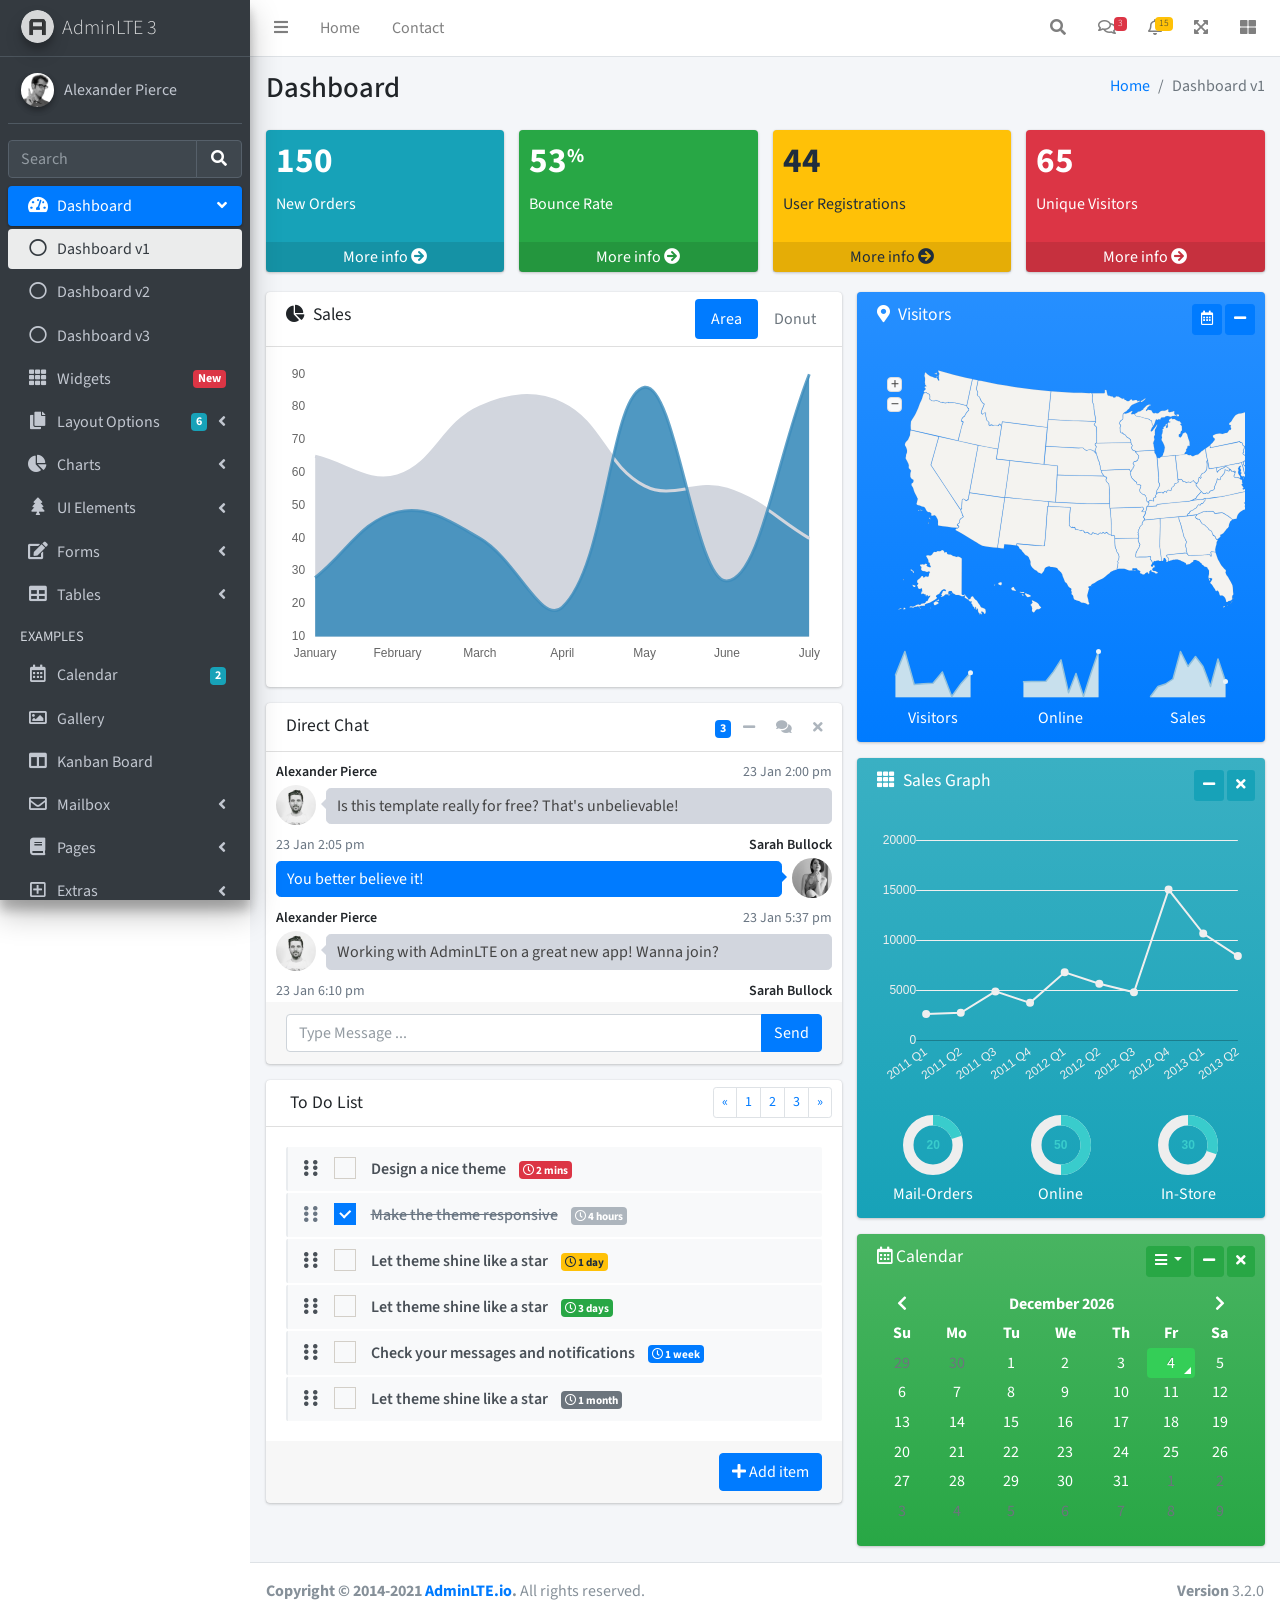
<file: public/adminlte/index.html>
<!DOCTYPE html>
<html lang="en">
<head>
  <meta charset="utf-8">
  <meta name="viewport" content="width=device-width, initial-scale=1">
  <title>AdminLTE 3 | Dashboard</title>

  <!-- Google Font: Source Sans Pro -->
  <link rel="stylesheet" href="https://fonts.googleapis.com/css?family=Source+Sans+Pro:300,400,400i,700&display=fallback">
  <!-- Font Awesome -->
  <link rel="stylesheet" href="plugins/fontawesome-free/css/all.min.css">
  <!-- Ionicons -->
  <link rel="stylesheet" href="https://code.ionicframework.com/ionicons/2.0.1/css/ionicons.min.css">
  <!-- Tempusdominus Bootstrap 4 -->
  <link rel="stylesheet" href="plugins/tempusdominus-bootstrap-4/css/tempusdominus-bootstrap-4.min.css">
  <!-- iCheck -->
  <link rel="stylesheet" href="plugins/icheck-bootstrap/icheck-bootstrap.min.css">
  <!-- JQVMap -->
  <link rel="stylesheet" href="plugins/jqvmap/jqvmap.min.css">
  <!-- Theme style -->
  <link rel="stylesheet" href="dist/css/adminlte.min.css">
  <!-- overlayScrollbars -->
  <link rel="stylesheet" href="plugins/overlayScrollbars/css/OverlayScrollbars.min.css">
  <!-- Daterange picker -->
  <link rel="stylesheet" href="plugins/daterangepicker/daterangepicker.css">
  <!-- summernote -->
  <link rel="stylesheet" href="plugins/summernote/summernote-bs4.min.css">
</head>
<body class="hold-transition sidebar-mini layout-fixed">
<div class="wrapper">

  <!-- Preloader -->
  <div class="preloader flex-column justify-content-center align-items-center">
    <img class="animation__shake" src="dist/img/AdminLTELogo.png" alt="AdminLTELogo" height="60" width="60">
  </div>

  <!-- Navbar -->
  <nav class="main-header navbar navbar-expand navbar-white navbar-light">
    <!-- Left navbar links -->
    <ul class="navbar-nav">
      <li class="nav-item">
        <a class="nav-link" data-widget="pushmenu" href="#" role="button"><i class="fas fa-bars"></i></a>
      </li>
      <li class="nav-item d-none d-sm-inline-block">
        <a href="index3.html" class="nav-link">Home</a>
      </li>
      <li class="nav-item d-none d-sm-inline-block">
        <a href="#" class="nav-link">Contact</a>
      </li>
    </ul>

    <!-- Right navbar links -->
    <ul class="navbar-nav ml-auto">
      <!-- Navbar Search -->
      <li class="nav-item">
        <a class="nav-link" data-widget="navbar-search" href="#" role="button">
          <i class="fas fa-search"></i>
        </a>
        <div class="navbar-search-block">
          <form class="form-inline">
            <div class="input-group input-group-sm">
              <input class="form-control form-control-navbar" type="search" placeholder="Search" aria-label="Search">
              <div class="input-group-append">
                <button class="btn btn-navbar" type="submit">
                  <i class="fas fa-search"></i>
                </button>
                <button class="btn btn-navbar" type="button" data-widget="navbar-search">
                  <i class="fas fa-times"></i>
                </button>
              </div>
            </div>
          </form>
        </div>
      </li>

      <!-- Messages Dropdown Menu -->
      <li class="nav-item dropdown">
        <a class="nav-link" data-toggle="dropdown" href="#">
          <i class="far fa-comments"></i>
          <span class="badge badge-danger navbar-badge">3</span>
        </a>
        <div class="dropdown-menu dropdown-menu-lg dropdown-menu-right">
          <a href="#" class="dropdown-item">
            <!-- Message Start -->
            <div class="media">
              <img src="dist/img/user1-128x128.jpg" alt="User Avatar" class="img-size-50 mr-3 img-circle">
              <div class="media-body">
                <h3 class="dropdown-item-title">
                  Brad Diesel
                  <span class="float-right text-sm text-danger"><i class="fas fa-star"></i></span>
                </h3>
                <p class="text-sm">Call me whenever you can...</p>
                <p class="text-sm text-muted"><i class="far fa-clock mr-1"></i> 4 Hours Ago</p>
              </div>
            </div>
            <!-- Message End -->
          </a>
          <div class="dropdown-divider"></div>
          <a href="#" class="dropdown-item">
            <!-- Message Start -->
            <div class="media">
              <img src="dist/img/user8-128x128.jpg" alt="User Avatar" class="img-size-50 img-circle mr-3">
              <div class="media-body">
                <h3 class="dropdown-item-title">
                  John Pierce
                  <span class="float-right text-sm text-muted"><i class="fas fa-star"></i></span>
                </h3>
                <p class="text-sm">I got your message bro</p>
                <p class="text-sm text-muted"><i class="far fa-clock mr-1"></i> 4 Hours Ago</p>
              </div>
            </div>
            <!-- Message End -->
          </a>
          <div class="dropdown-divider"></div>
          <a href="#" class="dropdown-item">
            <!-- Message Start -->
            <div class="media">
              <img src="dist/img/user3-128x128.jpg" alt="User Avatar" class="img-size-50 img-circle mr-3">
              <div class="media-body">
                <h3 class="dropdown-item-title">
                  Nora Silvester
                  <span class="float-right text-sm text-warning"><i class="fas fa-star"></i></span>
                </h3>
                <p class="text-sm">The subject goes here</p>
                <p class="text-sm text-muted"><i class="far fa-clock mr-1"></i> 4 Hours Ago</p>
              </div>
            </div>
            <!-- Message End -->
          </a>
          <div class="dropdown-divider"></div>
          <a href="#" class="dropdown-item dropdown-footer">See All Messages</a>
        </div>
      </li>
      <!-- Notifications Dropdown Menu -->
      <li class="nav-item dropdown">
        <a class="nav-link" data-toggle="dropdown" href="#">
          <i class="far fa-bell"></i>
          <span class="badge badge-warning navbar-badge">15</span>
        </a>
        <div class="dropdown-menu dropdown-menu-lg dropdown-menu-right">
          <span class="dropdown-item dropdown-header">15 Notifications</span>
          <div class="dropdown-divider"></div>
          <a href="#" class="dropdown-item">
            <i class="fas fa-envelope mr-2"></i> 4 new messages
            <span class="float-right text-muted text-sm">3 mins</span>
          </a>
          <div class="dropdown-divider"></div>
          <a href="#" class="dropdown-item">
            <i class="fas fa-users mr-2"></i> 8 friend requests
            <span class="float-right text-muted text-sm">12 hours</span>
          </a>
          <div class="dropdown-divider"></div>
          <a href="#" class="dropdown-item">
            <i class="fas fa-file mr-2"></i> 3 new reports
            <span class="float-right text-muted text-sm">2 days</span>
          </a>
          <div class="dropdown-divider"></div>
          <a href="#" class="dropdown-item dropdown-footer">See All Notifications</a>
        </div>
      </li>
      <li class="nav-item">
        <a class="nav-link" data-widget="fullscreen" href="#" role="button">
          <i class="fas fa-expand-arrows-alt"></i>
        </a>
      </li>
      <li class="nav-item">
        <a class="nav-link" data-widget="control-sidebar" data-controlsidebar-slide="true" href="#" role="button">
          <i class="fas fa-th-large"></i>
        </a>
      </li>
    </ul>
  </nav>
  <!-- /.navbar -->

  <!-- Main Sidebar Container -->
  <aside class="main-sidebar sidebar-dark-primary elevation-4">
    <!-- Brand Logo -->
    <a href="index3.html" class="brand-link">
      <img src="dist/img/AdminLTELogo.png" alt="AdminLTE Logo" class="brand-image img-circle elevation-3" style="opacity: .8">
      <span class="brand-text font-weight-light">AdminLTE 3</span>
    </a>

    <!-- Sidebar -->
    <div class="sidebar">
      <!-- Sidebar users panel (optional) -->
      <div class="user-panel mt-3 pb-3 mb-3 d-flex">
        <div class="image">
          <img src="dist/img/user2-160x160.jpg" class="img-circle elevation-2" alt="User Image">
        </div>
        <div class="info">
          <a href="#" class="d-block">Alexander Pierce</a>
        </div>
      </div>

      <!-- SidebarSearch Form -->
      <div class="form-inline">
        <div class="input-group" data-widget="sidebar-search">
          <input class="form-control form-control-sidebar" type="search" placeholder="Search" aria-label="Search">
          <div class="input-group-append">
            <button class="btn btn-sidebar">
              <i class="fas fa-search fa-fw"></i>
            </button>
          </div>
        </div>
      </div>

      <!-- Sidebar Menu -->
      <nav class="mt-2">
        <ul class="nav nav-pills nav-sidebar flex-column" data-widget="treeview" role="menu" data-accordion="false">
          <!-- Add icons to the links using the .nav-icon class
               with font-awesome or any other icon font library -->
          <li class="nav-item menu-open">
            <a href="#" class="nav-link active">
              <i class="nav-icon fas fa-tachometer-alt"></i>
              <p>
                Dashboard
                <i class="right fas fa-angle-left"></i>
              </p>
            </a>
            <ul class="nav nav-treeview">
              <li class="nav-item">
                <a href="./index.html" class="nav-link active">
                  <i class="far fa-circle nav-icon"></i>
                  <p>Dashboard v1</p>
                </a>
              </li>
              <li class="nav-item">
                <a href="./index2.html" class="nav-link">
                  <i class="far fa-circle nav-icon"></i>
                  <p>Dashboard v2</p>
                </a>
              </li>
              <li class="nav-item">
                <a href="./index3.html" class="nav-link">
                  <i class="far fa-circle nav-icon"></i>
                  <p>Dashboard v3</p>
                </a>
              </li>
            </ul>
          </li>
          <li class="nav-item">
            <a href="pages/widgets.html" class="nav-link">
              <i class="nav-icon fas fa-th"></i>
              <p>
                Widgets
                <span class="right badge badge-danger">New</span>
              </p>
            </a>
          </li>
          <li class="nav-item">
            <a href="#" class="nav-link">
              <i class="nav-icon fas fa-copy"></i>
              <p>
                Layout Options
                <i class="fas fa-angle-left right"></i>
                <span class="badge badge-info right">6</span>
              </p>
            </a>
            <ul class="nav nav-treeview">
              <li class="nav-item">
                <a href="pages/layout/top-nav.html" class="nav-link">
                  <i class="far fa-circle nav-icon"></i>
                  <p>Top Navigation</p>
                </a>
              </li>
              <li class="nav-item">
                <a href="pages/layout/top-nav-sidebar.html" class="nav-link">
                  <i class="far fa-circle nav-icon"></i>
                  <p>Top Navigation + Sidebar</p>
                </a>
              </li>
              <li class="nav-item">
                <a href="pages/layout/boxed.html" class="nav-link">
                  <i class="far fa-circle nav-icon"></i>
                  <p>Boxed</p>
                </a>
              </li>
              <li class="nav-item">
                <a href="pages/layout/fixed-sidebar.html" class="nav-link">
                  <i class="far fa-circle nav-icon"></i>
                  <p>Fixed Sidebar</p>
                </a>
              </li>
              <li class="nav-item">
                <a href="pages/layout/fixed-sidebar-custom.html" class="nav-link">
                  <i class="far fa-circle nav-icon"></i>
                  <p>Fixed Sidebar <small>+ Custom Area</small></p>
                </a>
              </li>
              <li class="nav-item">
                <a href="pages/layout/fixed-topnav.html" class="nav-link">
                  <i class="far fa-circle nav-icon"></i>
                  <p>Fixed Navbar</p>
                </a>
              </li>
              <li class="nav-item">
                <a href="pages/layout/fixed-footer.html" class="nav-link">
                  <i class="far fa-circle nav-icon"></i>
                  <p>Fixed Footer</p>
                </a>
              </li>
              <li class="nav-item">
                <a href="pages/layout/collapsed-sidebar.html" class="nav-link">
                  <i class="far fa-circle nav-icon"></i>
                  <p>Collapsed Sidebar</p>
                </a>
              </li>
            </ul>
          </li>
          <li class="nav-item">
            <a href="#" class="nav-link">
              <i class="nav-icon fas fa-chart-pie"></i>
              <p>
                Charts
                <i class="right fas fa-angle-left"></i>
              </p>
            </a>
            <ul class="nav nav-treeview">
              <li class="nav-item">
                <a href="pages/charts/chartjs.html" class="nav-link">
                  <i class="far fa-circle nav-icon"></i>
                  <p>ChartJS</p>
                </a>
              </li>
              <li class="nav-item">
                <a href="pages/charts/flot.html" class="nav-link">
                  <i class="far fa-circle nav-icon"></i>
                  <p>Flot</p>
                </a>
              </li>
              <li class="nav-item">
                <a href="pages/charts/inline.html" class="nav-link">
                  <i class="far fa-circle nav-icon"></i>
                  <p>Inline</p>
                </a>
              </li>
              <li class="nav-item">
                <a href="pages/charts/uplot.html" class="nav-link">
                  <i class="far fa-circle nav-icon"></i>
                  <p>uPlot</p>
                </a>
              </li>
            </ul>
          </li>
          <li class="nav-item">
            <a href="#" class="nav-link">
              <i class="nav-icon fas fa-tree"></i>
              <p>
                UI Elements
                <i class="fas fa-angle-left right"></i>
              </p>
            </a>
            <ul class="nav nav-treeview">
              <li class="nav-item">
                <a href="pages/UI/general.html" class="nav-link">
                  <i class="far fa-circle nav-icon"></i>
                  <p>General</p>
                </a>
              </li>
              <li class="nav-item">
                <a href="pages/UI/icons.html" class="nav-link">
                  <i class="far fa-circle nav-icon"></i>
                  <p>Icons</p>
                </a>
              </li>
              <li class="nav-item">
                <a href="pages/UI/buttons.html" class="nav-link">
                  <i class="far fa-circle nav-icon"></i>
                  <p>Buttons</p>
                </a>
              </li>
              <li class="nav-item">
                <a href="pages/UI/sliders.html" class="nav-link">
                  <i class="far fa-circle nav-icon"></i>
                  <p>Sliders</p>
                </a>
              </li>
              <li class="nav-item">
                <a href="pages/UI/modals.html" class="nav-link">
                  <i class="far fa-circle nav-icon"></i>
                  <p>Modals & Alerts</p>
                </a>
              </li>
              <li class="nav-item">
                <a href="pages/UI/navbar.html" class="nav-link">
                  <i class="far fa-circle nav-icon"></i>
                  <p>Navbar & Tabs</p>
                </a>
              </li>
              <li class="nav-item">
                <a href="pages/UI/timeline.html" class="nav-link">
                  <i class="far fa-circle nav-icon"></i>
                  <p>Timeline</p>
                </a>
              </li>
              <li class="nav-item">
                <a href="pages/UI/ribbons.html" class="nav-link">
                  <i class="far fa-circle nav-icon"></i>
                  <p>Ribbons</p>
                </a>
              </li>
            </ul>
          </li>
          <li class="nav-item">
            <a href="#" class="nav-link">
              <i class="nav-icon fas fa-edit"></i>
              <p>
                Forms
                <i class="fas fa-angle-left right"></i>
              </p>
            </a>
            <ul class="nav nav-treeview">
              <li class="nav-item">
                <a href="pages/forms/general.html" class="nav-link">
                  <i class="far fa-circle nav-icon"></i>
                  <p>General Elements</p>
                </a>
              </li>
              <li class="nav-item">
                <a href="pages/forms/advanced.html" class="nav-link">
                  <i class="far fa-circle nav-icon"></i>
                  <p>Advanced Elements</p>
                </a>
              </li>
              <li class="nav-item">
                <a href="pages/forms/editors.html" class="nav-link">
                  <i class="far fa-circle nav-icon"></i>
                  <p>Editors</p>
                </a>
              </li>
              <li class="nav-item">
                <a href="pages/forms/validation.html" class="nav-link">
                  <i class="far fa-circle nav-icon"></i>
                  <p>Validation</p>
                </a>
              </li>
            </ul>
          </li>
          <li class="nav-item">
            <a href="#" class="nav-link">
              <i class="nav-icon fas fa-table"></i>
              <p>
                Tables
                <i class="fas fa-angle-left right"></i>
              </p>
            </a>
            <ul class="nav nav-treeview">
              <li class="nav-item">
                <a href="pages/tables/simple.html" class="nav-link">
                  <i class="far fa-circle nav-icon"></i>
                  <p>Simple Tables</p>
                </a>
              </li>
              <li class="nav-item">
                <a href="pages/tables/data.html" class="nav-link">
                  <i class="far fa-circle nav-icon"></i>
                  <p>DataTables</p>
                </a>
              </li>
              <li class="nav-item">
                <a href="pages/tables/jsgrid.html" class="nav-link">
                  <i class="far fa-circle nav-icon"></i>
                  <p>jsGrid</p>
                </a>
              </li>
            </ul>
          </li>
          <li class="nav-header">EXAMPLES</li>
          <li class="nav-item">
            <a href="pages/calendar.html" class="nav-link">
              <i class="nav-icon far fa-calendar-alt"></i>
              <p>
                Calendar
                <span class="badge badge-info right">2</span>
              </p>
            </a>
          </li>
          <li class="nav-item">
            <a href="pages/gallery.html" class="nav-link">
              <i class="nav-icon far fa-image"></i>
              <p>
                Gallery
              </p>
            </a>
          </li>
          <li class="nav-item">
            <a href="pages/kanban.html" class="nav-link">
              <i class="nav-icon fas fa-columns"></i>
              <p>
                Kanban Board
              </p>
            </a>
          </li>
          <li class="nav-item">
            <a href="#" class="nav-link">
              <i class="nav-icon far fa-envelope"></i>
              <p>
                Mailbox
                <i class="fas fa-angle-left right"></i>
              </p>
            </a>
            <ul class="nav nav-treeview">
              <li class="nav-item">
                <a href="pages/mailbox/mailbox.html" class="nav-link">
                  <i class="far fa-circle nav-icon"></i>
                  <p>Inbox</p>
                </a>
              </li>
              <li class="nav-item">
                <a href="pages/mailbox/compose.html" class="nav-link">
                  <i class="far fa-circle nav-icon"></i>
                  <p>Compose</p>
                </a>
              </li>
              <li class="nav-item">
                <a href="pages/mailbox/read-mail.html" class="nav-link">
                  <i class="far fa-circle nav-icon"></i>
                  <p>Read</p>
                </a>
              </li>
            </ul>
          </li>
          <li class="nav-item">
            <a href="#" class="nav-link">
              <i class="nav-icon fas fa-book"></i>
              <p>
                Pages
                <i class="fas fa-angle-left right"></i>
              </p>
            </a>
            <ul class="nav nav-treeview">
              <li class="nav-item">
                <a href="pages/examples/invoice.html" class="nav-link">
                  <i class="far fa-circle nav-icon"></i>
                  <p>Invoice</p>
                </a>
              </li>
              <li class="nav-item">
                <a href="pages/examples/profile.html" class="nav-link">
                  <i class="far fa-circle nav-icon"></i>
                  <p>Profile</p>
                </a>
              </li>
              <li class="nav-item">
                <a href="pages/examples/e-commerce.html" class="nav-link">
                  <i class="far fa-circle nav-icon"></i>
                  <p>E-commerce</p>
                </a>
              </li>
              <li class="nav-item">
                <a href="pages/examples/projects.html" class="nav-link">
                  <i class="far fa-circle nav-icon"></i>
                  <p>Projects</p>
                </a>
              </li>
              <li class="nav-item">
                <a href="pages/examples/project-add.html" class="nav-link">
                  <i class="far fa-circle nav-icon"></i>
                  <p>Project Add</p>
                </a>
              </li>
              <li class="nav-item">
                <a href="pages/examples/project-edit.html" class="nav-link">
                  <i class="far fa-circle nav-icon"></i>
                  <p>Project Edit</p>
                </a>
              </li>
              <li class="nav-item">
                <a href="pages/examples/project-detail.html" class="nav-link">
                  <i class="far fa-circle nav-icon"></i>
                  <p>Project Detail</p>
                </a>
              </li>
              <li class="nav-item">
                <a href="pages/examples/contacts.html" class="nav-link">
                  <i class="far fa-circle nav-icon"></i>
                  <p>Contacts</p>
                </a>
              </li>
              <li class="nav-item">
                <a href="pages/examples/faq.html" class="nav-link">
                  <i class="far fa-circle nav-icon"></i>
                  <p>FAQ</p>
                </a>
              </li>
              <li class="nav-item">
                <a href="pages/examples/contact-us.html" class="nav-link">
                  <i class="far fa-circle nav-icon"></i>
                  <p>Contact us</p>
                </a>
              </li>
            </ul>
          </li>
          <li class="nav-item">
            <a href="#" class="nav-link">
              <i class="nav-icon far fa-plus-square"></i>
              <p>
                Extras
                <i class="fas fa-angle-left right"></i>
              </p>
            </a>
            <ul class="nav nav-treeview">
              <li class="nav-item">
                <a href="#" class="nav-link">
                  <i class="far fa-circle nav-icon"></i>
                  <p>
                    Login & Register v1
                    <i class="fas fa-angle-left right"></i>
                  </p>
                </a>
                <ul class="nav nav-treeview">
                  <li class="nav-item">
                    <a href="pages/examples/login.html" class="nav-link">
                      <i class="far fa-circle nav-icon"></i>
                      <p>Login v1</p>
                    </a>
                  </li>
                  <li class="nav-item">
                    <a href="pages/examples/register.html" class="nav-link">
                      <i class="far fa-circle nav-icon"></i>
                      <p>Register v1</p>
                    </a>
                  </li>
                  <li class="nav-item">
                    <a href="pages/examples/forgot-password.html" class="nav-link">
                      <i class="far fa-circle nav-icon"></i>
                      <p>Forgot Password v1</p>
                    </a>
                  </li>
                  <li class="nav-item">
                    <a href="pages/examples/recover-password.html" class="nav-link">
                      <i class="far fa-circle nav-icon"></i>
                      <p>Recover Password v1</p>
                    </a>
                  </li>
                </ul>
              </li>
              <li class="nav-item">
                <a href="#" class="nav-link">
                  <i class="far fa-circle nav-icon"></i>
                  <p>
                    Login & Register v2
                    <i class="fas fa-angle-left right"></i>
                  </p>
                </a>
                <ul class="nav nav-treeview">
                  <li class="nav-item">
                    <a href="pages/examples/login-v2.html" class="nav-link">
                      <i class="far fa-circle nav-icon"></i>
                      <p>Login v2</p>
                    </a>
                  </li>
                  <li class="nav-item">
                    <a href="pages/examples/register-v2.html" class="nav-link">
                      <i class="far fa-circle nav-icon"></i>
                      <p>Register v2</p>
                    </a>
                  </li>
                  <li class="nav-item">
                    <a href="pages/examples/forgot-password-v2.html" class="nav-link">
                      <i class="far fa-circle nav-icon"></i>
                      <p>Forgot Password v2</p>
                    </a>
                  </li>
                  <li class="nav-item">
                    <a href="pages/examples/recover-password-v2.html" class="nav-link">
                      <i class="far fa-circle nav-icon"></i>
                      <p>Recover Password v2</p>
                    </a>
                  </li>
                </ul>
              </li>
              <li class="nav-item">
                <a href="pages/examples/lockscreen.html" class="nav-link">
                  <i class="far fa-circle nav-icon"></i>
                  <p>Lockscreen</p>
                </a>
              </li>
              <li class="nav-item">
                <a href="pages/examples/legacy-user-menu.html" class="nav-link">
                  <i class="far fa-circle nav-icon"></i>
                  <p>Legacy User Menu</p>
                </a>
              </li>
              <li class="nav-item">
                <a href="pages/examples/language-menu.html" class="nav-link">
                  <i class="far fa-circle nav-icon"></i>
                  <p>Language Menu</p>
                </a>
              </li>
              <li class="nav-item">
                <a href="pages/examples/404.html" class="nav-link">
                  <i class="far fa-circle nav-icon"></i>
                  <p>Error 404</p>
                </a>
              </li>
              <li class="nav-item">
                <a href="pages/examples/500.html" class="nav-link">
                  <i class="far fa-circle nav-icon"></i>
                  <p>Error 500</p>
                </a>
              </li>
              <li class="nav-item">
                <a href="pages/examples/pace.html" class="nav-link">
                  <i class="far fa-circle nav-icon"></i>
                  <p>Pace</p>
                </a>
              </li>
              <li class="nav-item">
                <a href="pages/examples/blank.html" class="nav-link">
                  <i class="far fa-circle nav-icon"></i>
                  <p>Blank Page</p>
                </a>
              </li>
              <li class="nav-item">
                <a href="starter.html" class="nav-link">
                  <i class="far fa-circle nav-icon"></i>
                  <p>Starter Page</p>
                </a>
              </li>
            </ul>
          </li>
          <li class="nav-item">
            <a href="#" class="nav-link">
              <i class="nav-icon fas fa-search"></i>
              <p>
                Search
                <i class="fas fa-angle-left right"></i>
              </p>
            </a>
            <ul class="nav nav-treeview">
              <li class="nav-item">
                <a href="pages/search/simple.html" class="nav-link">
                  <i class="far fa-circle nav-icon"></i>
                  <p>Simple Search</p>
                </a>
              </li>
              <li class="nav-item">
                <a href="pages/search/enhanced.html" class="nav-link">
                  <i class="far fa-circle nav-icon"></i>
                  <p>Enhanced</p>
                </a>
              </li>
            </ul>
          </li>
          <li class="nav-header">MISCELLANEOUS</li>
          <li class="nav-item">
            <a href="iframe.html" class="nav-link">
              <i class="nav-icon fas fa-ellipsis-h"></i>
              <p>Tabbed IFrame Plugin</p>
            </a>
          </li>
          <li class="nav-item">
            <a href="https://adminlte.io/docs/3.1/" class="nav-link">
              <i class="nav-icon fas fa-file"></i>
              <p>Documentation</p>
            </a>
          </li>
          <li class="nav-header">MULTI LEVEL EXAMPLE</li>
          <li class="nav-item">
            <a href="#" class="nav-link">
              <i class="fas fa-circle nav-icon"></i>
              <p>Level 1</p>
            </a>
          </li>
          <li class="nav-item">
            <a href="#" class="nav-link">
              <i class="nav-icon fas fa-circle"></i>
              <p>
                Level 1
                <i class="right fas fa-angle-left"></i>
              </p>
            </a>
            <ul class="nav nav-treeview">
              <li class="nav-item">
                <a href="#" class="nav-link">
                  <i class="far fa-circle nav-icon"></i>
                  <p>Level 2</p>
                </a>
              </li>
              <li class="nav-item">
                <a href="#" class="nav-link">
                  <i class="far fa-circle nav-icon"></i>
                  <p>
                    Level 2
                    <i class="right fas fa-angle-left"></i>
                  </p>
                </a>
                <ul class="nav nav-treeview">
                  <li class="nav-item">
                    <a href="#" class="nav-link">
                      <i class="far fa-dot-circle nav-icon"></i>
                      <p>Level 3</p>
                    </a>
                  </li>
                  <li class="nav-item">
                    <a href="#" class="nav-link">
                      <i class="far fa-dot-circle nav-icon"></i>
                      <p>Level 3</p>
                    </a>
                  </li>
                  <li class="nav-item">
                    <a href="#" class="nav-link">
                      <i class="far fa-dot-circle nav-icon"></i>
                      <p>Level 3</p>
                    </a>
                  </li>
                </ul>
              </li>
              <li class="nav-item">
                <a href="#" class="nav-link">
                  <i class="far fa-circle nav-icon"></i>
                  <p>Level 2</p>
                </a>
              </li>
            </ul>
          </li>
          <li class="nav-item">
            <a href="#" class="nav-link">
              <i class="fas fa-circle nav-icon"></i>
              <p>Level 1</p>
            </a>
          </li>
          <li class="nav-header">LABELS</li>
          <li class="nav-item">
            <a href="#" class="nav-link">
              <i class="nav-icon far fa-circle text-danger"></i>
              <p class="text">Important</p>
            </a>
          </li>
          <li class="nav-item">
            <a href="#" class="nav-link">
              <i class="nav-icon far fa-circle text-warning"></i>
              <p>Warning</p>
            </a>
          </li>
          <li class="nav-item">
            <a href="#" class="nav-link">
              <i class="nav-icon far fa-circle text-info"></i>
              <p>Informational</p>
            </a>
          </li>
        </ul>
      </nav>
      <!-- /.sidebar-menu -->
    </div>
    <!-- /.sidebar -->
  </aside>

  <!-- Content Wrapper. Contains page content -->
  <div class="content-wrapper">
    <!-- Content Header (Page header) -->
    <div class="content-header">
      <div class="container-fluid">
        <div class="row mb-2">
          <div class="col-sm-6">
            <h1 class="m-0">Dashboard</h1>
          </div><!-- /.col -->
          <div class="col-sm-6">
            <ol class="breadcrumb float-sm-right">
              <li class="breadcrumb-item"><a href="#">Home</a></li>
              <li class="breadcrumb-item active">Dashboard v1</li>
            </ol>
          </div><!-- /.col -->
        </div><!-- /.row -->
      </div><!-- /.container-fluid -->
    </div>
    <!-- /.content-header -->

    <!-- Main content -->
    <section class="content">
      <div class="container-fluid">
        <!-- Small boxes (Stat box) -->
        <div class="row">
          <div class="col-lg-3 col-6">
            <!-- small box -->
            <div class="small-box bg-info">
              <div class="inner">
                <h3>150</h3>

                <p>New Orders</p>
              </div>
              <div class="icon">
                <i class="ion ion-bag"></i>
              </div>
              <a href="#" class="small-box-footer">More info <i class="fas fa-arrow-circle-right"></i></a>
            </div>
          </div>
          <!-- ./col -->
          <div class="col-lg-3 col-6">
            <!-- small box -->
            <div class="small-box bg-success">
              <div class="inner">
                <h3>53<sup style="font-size: 20px">%</sup></h3>

                <p>Bounce Rate</p>
              </div>
              <div class="icon">
                <i class="ion ion-stats-bars"></i>
              </div>
              <a href="#" class="small-box-footer">More info <i class="fas fa-arrow-circle-right"></i></a>
            </div>
          </div>
          <!-- ./col -->
          <div class="col-lg-3 col-6">
            <!-- small box -->
            <div class="small-box bg-warning">
              <div class="inner">
                <h3>44</h3>

                <p>User Registrations</p>
              </div>
              <div class="icon">
                <i class="ion ion-person-add"></i>
              </div>
              <a href="#" class="small-box-footer">More info <i class="fas fa-arrow-circle-right"></i></a>
            </div>
          </div>
          <!-- ./col -->
          <div class="col-lg-3 col-6">
            <!-- small box -->
            <div class="small-box bg-danger">
              <div class="inner">
                <h3>65</h3>

                <p>Unique Visitors</p>
              </div>
              <div class="icon">
                <i class="ion ion-pie-graph"></i>
              </div>
              <a href="#" class="small-box-footer">More info <i class="fas fa-arrow-circle-right"></i></a>
            </div>
          </div>
          <!-- ./col -->
        </div>
        <!-- /.row -->
        <!-- Main row -->
        <div class="row">
          <!-- Left col -->
          <section class="col-lg-7 connectedSortable">
            <!-- Custom tabs (Charts with tabs)-->
            <div class="card">
              <div class="card-header">
                <h3 class="card-title">
                  <i class="fas fa-chart-pie mr-1"></i>
                  Sales
                </h3>
                <div class="card-tools">
                  <ul class="nav nav-pills ml-auto">
                    <li class="nav-item">
                      <a class="nav-link active" href="#revenue-chart" data-toggle="tab">Area</a>
                    </li>
                    <li class="nav-item">
                      <a class="nav-link" href="#sales-chart" data-toggle="tab">Donut</a>
                    </li>
                  </ul>
                </div>
              </div><!-- /.card-header -->
              <div class="card-body">
                <div class="tab-content p-0">
                  <!-- Morris chart - Sales -->
                  <div class="chart tab-pane active" id="revenue-chart"
                       style="position: relative; height: 300px;">
                      <canvas id="revenue-chart-canvas" height="300" style="height: 300px;"></canvas>
                   </div>
                  <div class="chart tab-pane" id="sales-chart" style="position: relative; height: 300px;">
                    <canvas id="sales-chart-canvas" height="300" style="height: 300px;"></canvas>
                  </div>
                </div>
              </div><!-- /.card-body -->
            </div>
            <!-- /.card -->

            <!-- DIRECT CHAT -->
            <div class="card direct-chat direct-chat-primary">
              <div class="card-header">
                <h3 class="card-title">Direct Chat</h3>

                <div class="card-tools">
                  <span title="3 New Messages" class="badge badge-primary">3</span>
                  <button type="button" class="btn btn-tool" data-card-widget="collapse">
                    <i class="fas fa-minus"></i>
                  </button>
                  <button type="button" class="btn btn-tool" title="Contacts" data-widget="chat-pane-toggle">
                    <i class="fas fa-comments"></i>
                  </button>
                  <button type="button" class="btn btn-tool" data-card-widget="remove">
                    <i class="fas fa-times"></i>
                  </button>
                </div>
              </div>
              <!-- /.card-header -->
              <div class="card-body">
                <!-- Conversations are loaded here -->
                <div class="direct-chat-messages">
                  <!-- Message. Default to the left -->
                  <div class="direct-chat-msg">
                    <div class="direct-chat-infos clearfix">
                      <span class="direct-chat-name float-left">Alexander Pierce</span>
                      <span class="direct-chat-timestamp float-right">23 Jan 2:00 pm</span>
                    </div>
                    <!-- /.direct-chat-infos -->
                    <img class="direct-chat-img" src="dist/img/user1-128x128.jpg" alt="message user image">
                    <!-- /.direct-chat-img -->
                    <div class="direct-chat-text">
                      Is this template really for free? That's unbelievable!
                    </div>
                    <!-- /.direct-chat-text -->
                  </div>
                  <!-- /.direct-chat-msg -->

                  <!-- Message to the right -->
                  <div class="direct-chat-msg right">
                    <div class="direct-chat-infos clearfix">
                      <span class="direct-chat-name float-right">Sarah Bullock</span>
                      <span class="direct-chat-timestamp float-left">23 Jan 2:05 pm</span>
                    </div>
                    <!-- /.direct-chat-infos -->
                    <img class="direct-chat-img" src="dist/img/user3-128x128.jpg" alt="message user image">
                    <!-- /.direct-chat-img -->
                    <div class="direct-chat-text">
                      You better believe it!
                    </div>
                    <!-- /.direct-chat-text -->
                  </div>
                  <!-- /.direct-chat-msg -->

                  <!-- Message. Default to the left -->
                  <div class="direct-chat-msg">
                    <div class="direct-chat-infos clearfix">
                      <span class="direct-chat-name float-left">Alexander Pierce</span>
                      <span class="direct-chat-timestamp float-right">23 Jan 5:37 pm</span>
                    </div>
                    <!-- /.direct-chat-infos -->
                    <img class="direct-chat-img" src="dist/img/user1-128x128.jpg" alt="message user image">
                    <!-- /.direct-chat-img -->
                    <div class="direct-chat-text">
                      Working with AdminLTE on a great new app! Wanna join?
                    </div>
                    <!-- /.direct-chat-text -->
                  </div>
                  <!-- /.direct-chat-msg -->

                  <!-- Message to the right -->
                  <div class="direct-chat-msg right">
                    <div class="direct-chat-infos clearfix">
                      <span class="direct-chat-name float-right">Sarah Bullock</span>
                      <span class="direct-chat-timestamp float-left">23 Jan 6:10 pm</span>
                    </div>
                    <!-- /.direct-chat-infos -->
                    <img class="direct-chat-img" src="dist/img/user3-128x128.jpg" alt="message user image">
                    <!-- /.direct-chat-img -->
                    <div class="direct-chat-text">
                      I would love to.
                    </div>
                    <!-- /.direct-chat-text -->
                  </div>
                  <!-- /.direct-chat-msg -->

                </div>
                <!--/.direct-chat-messages-->

                <!-- Contacts are loaded here -->
                <div class="direct-chat-contacts">
                  <ul class="contacts-list">
                    <li>
                      <a href="#">
                        <img class="contacts-list-img" src="dist/img/user1-128x128.jpg" alt="User Avatar">

                        <div class="contacts-list-info">
                          <span class="contacts-list-name">
                            Count Dracula
                            <small class="contacts-list-date float-right">2/28/2015</small>
                          </span>
                          <span class="contacts-list-msg">How have you been? I was...</span>
                        </div>
                        <!-- /.contacts-list-info -->
                      </a>
                    </li>
                    <!-- End Contact Item -->
                    <li>
                      <a href="#">
                        <img class="contacts-list-img" src="dist/img/user7-128x128.jpg" alt="User Avatar">

                        <div class="contacts-list-info">
                          <span class="contacts-list-name">
                            Sarah Doe
                            <small class="contacts-list-date float-right">2/23/2015</small>
                          </span>
                          <span class="contacts-list-msg">I will be waiting for...</span>
                        </div>
                        <!-- /.contacts-list-info -->
                      </a>
                    </li>
                    <!-- End Contact Item -->
                    <li>
                      <a href="#">
                        <img class="contacts-list-img" src="dist/img/user3-128x128.jpg" alt="User Avatar">

                        <div class="contacts-list-info">
                          <span class="contacts-list-name">
                            Nadia Jolie
                            <small class="contacts-list-date float-right">2/20/2015</small>
                          </span>
                          <span class="contacts-list-msg">I'll call you back at...</span>
                        </div>
                        <!-- /.contacts-list-info -->
                      </a>
                    </li>
                    <!-- End Contact Item -->
                    <li>
                      <a href="#">
                        <img class="contacts-list-img" src="dist/img/user5-128x128.jpg" alt="User Avatar">

                        <div class="contacts-list-info">
                          <span class="contacts-list-name">
                            Nora S. Vans
                            <small class="contacts-list-date float-right">2/10/2015</small>
                          </span>
                          <span class="contacts-list-msg">Where is your new...</span>
                        </div>
                        <!-- /.contacts-list-info -->
                      </a>
                    </li>
                    <!-- End Contact Item -->
                    <li>
                      <a href="#">
                        <img class="contacts-list-img" src="dist/img/user6-128x128.jpg" alt="User Avatar">

                        <div class="contacts-list-info">
                          <span class="contacts-list-name">
                            John K.
                            <small class="contacts-list-date float-right">1/27/2015</small>
                          </span>
                          <span class="contacts-list-msg">Can I take a look at...</span>
                        </div>
                        <!-- /.contacts-list-info -->
                      </a>
                    </li>
                    <!-- End Contact Item -->
                    <li>
                      <a href="#">
                        <img class="contacts-list-img" src="dist/img/user8-128x128.jpg" alt="User Avatar">

                        <div class="contacts-list-info">
                          <span class="contacts-list-name">
                            Kenneth M.
                            <small class="contacts-list-date float-right">1/4/2015</small>
                          </span>
                          <span class="contacts-list-msg">Never mind I found...</span>
                        </div>
                        <!-- /.contacts-list-info -->
                      </a>
                    </li>
                    <!-- End Contact Item -->
                  </ul>
                  <!-- /.contacts-list -->
                </div>
                <!-- /.direct-chat-pane -->
              </div>
              <!-- /.card-body -->
              <div class="card-footer">
                <form action="#" method="post">
                  <div class="input-group">
                    <input type="text" name="message" placeholder="Type Message ..." class="form-control">
                    <span class="input-group-append">
                      <button type="button" class="btn btn-primary">Send</button>
                    </span>
                  </div>
                </form>
              </div>
              <!-- /.card-footer-->
            </div>
            <!--/.direct-chat -->

            <!-- TO DO List -->
            <div class="card">
              <div class="card-header">
                <h3 class="card-title">
                  <i class="ion ion-clipboard mr-1"></i>
                  To Do List
                </h3>

                <div class="card-tools">
                  <ul class="pagination pagination-sm">
                    <li class="page-item"><a href="#" class="page-link">&laquo;</a></li>
                    <li class="page-item"><a href="#" class="page-link">1</a></li>
                    <li class="page-item"><a href="#" class="page-link">2</a></li>
                    <li class="page-item"><a href="#" class="page-link">3</a></li>
                    <li class="page-item"><a href="#" class="page-link">&raquo;</a></li>
                  </ul>
                </div>
              </div>
              <!-- /.card-header -->
              <div class="card-body">
                <ul class="todo-list" data-widget="todo-list">
                  <li>
                    <!-- drag handle -->
                    <span class="handle">
                      <i class="fas fa-ellipsis-v"></i>
                      <i class="fas fa-ellipsis-v"></i>
                    </span>
                    <!-- checkbox -->
                    <div  class="icheck-primary d-inline ml-2">
                      <input type="checkbox" value="" name="todo1" id="todoCheck1">
                      <label for="todoCheck1"></label>
                    </div>
                    <!-- todo text -->
                    <span class="text">Design a nice theme</span>
                    <!-- Emphasis label -->
                    <small class="badge badge-danger"><i class="far fa-clock"></i> 2 mins</small>
                    <!-- General tools such as edit or delete-->
                    <div class="tools">
                      <i class="fas fa-edit"></i>
                      <i class="fas fa-trash-o"></i>
                    </div>
                  </li>
                  <li>
                    <span class="handle">
                      <i class="fas fa-ellipsis-v"></i>
                      <i class="fas fa-ellipsis-v"></i>
                    </span>
                    <div  class="icheck-primary d-inline ml-2">
                      <input type="checkbox" value="" name="todo2" id="todoCheck2" checked>
                      <label for="todoCheck2"></label>
                    </div>
                    <span class="text">Make the theme responsive</span>
                    <small class="badge badge-info"><i class="far fa-clock"></i> 4 hours</small>
                    <div class="tools">
                      <i class="fas fa-edit"></i>
                      <i class="fas fa-trash-o"></i>
                    </div>
                  </li>
                  <li>
                    <span class="handle">
                      <i class="fas fa-ellipsis-v"></i>
                      <i class="fas fa-ellipsis-v"></i>
                    </span>
                    <div  class="icheck-primary d-inline ml-2">
                      <input type="checkbox" value="" name="todo3" id="todoCheck3">
                      <label for="todoCheck3"></label>
                    </div>
                    <span class="text">Let theme shine like a star</span>
                    <small class="badge badge-warning"><i class="far fa-clock"></i> 1 day</small>
                    <div class="tools">
                      <i class="fas fa-edit"></i>
                      <i class="fas fa-trash-o"></i>
                    </div>
                  </li>
                  <li>
                    <span class="handle">
                      <i class="fas fa-ellipsis-v"></i>
                      <i class="fas fa-ellipsis-v"></i>
                    </span>
                    <div  class="icheck-primary d-inline ml-2">
                      <input type="checkbox" value="" name="todo4" id="todoCheck4">
                      <label for="todoCheck4"></label>
                    </div>
                    <span class="text">Let theme shine like a star</span>
                    <small class="badge badge-success"><i class="far fa-clock"></i> 3 days</small>
                    <div class="tools">
                      <i class="fas fa-edit"></i>
                      <i class="fas fa-trash-o"></i>
                    </div>
                  </li>
                  <li>
                    <span class="handle">
                      <i class="fas fa-ellipsis-v"></i>
                      <i class="fas fa-ellipsis-v"></i>
                    </span>
                    <div  class="icheck-primary d-inline ml-2">
                      <input type="checkbox" value="" name="todo5" id="todoCheck5">
                      <label for="todoCheck5"></label>
                    </div>
                    <span class="text">Check your messages and notifications</span>
                    <small class="badge badge-primary"><i class="far fa-clock"></i> 1 week</small>
                    <div class="tools">
                      <i class="fas fa-edit"></i>
                      <i class="fas fa-trash-o"></i>
                    </div>
                  </li>
                  <li>
                    <span class="handle">
                      <i class="fas fa-ellipsis-v"></i>
                      <i class="fas fa-ellipsis-v"></i>
                    </span>
                    <div  class="icheck-primary d-inline ml-2">
                      <input type="checkbox" value="" name="todo6" id="todoCheck6">
                      <label for="todoCheck6"></label>
                    </div>
                    <span class="text">Let theme shine like a star</span>
                    <small class="badge badge-secondary"><i class="far fa-clock"></i> 1 month</small>
                    <div class="tools">
                      <i class="fas fa-edit"></i>
                      <i class="fas fa-trash-o"></i>
                    </div>
                  </li>
                </ul>
              </div>
              <!-- /.card-body -->
              <div class="card-footer clearfix">
                <button type="button" class="btn btn-primary float-right"><i class="fas fa-plus"></i> Add item</button>
              </div>
            </div>
            <!-- /.card -->
          </section>
          <!-- /.Left col -->
          <!-- right col (We are only adding the ID to make the widgets sortable)-->
          <section class="col-lg-5 connectedSortable">

            <!-- Map card -->
            <div class="card bg-gradient-primary">
              <div class="card-header border-0">
                <h3 class="card-title">
                  <i class="fas fa-map-marker-alt mr-1"></i>
                  Visitors
                </h3>
                <!-- card tools -->
                <div class="card-tools">
                  <button type="button" class="btn btn-primary btn-sm daterange" title="Date range">
                    <i class="far fa-calendar-alt"></i>
                  </button>
                  <button type="button" class="btn btn-primary btn-sm" data-card-widget="collapse" title="Collapse">
                    <i class="fas fa-minus"></i>
                  </button>
                </div>
                <!-- /.card-tools -->
              </div>
              <div class="card-body">
                <div id="world-map" style="height: 250px; width: 100%;"></div>
              </div>
              <!-- /.card-body-->
              <div class="card-footer bg-transparent">
                <div class="row">
                  <div class="col-4 text-center">
                    <div id="sparkline-1"></div>
                    <div class="text-white">Visitors</div>
                  </div>
                  <!-- ./col -->
                  <div class="col-4 text-center">
                    <div id="sparkline-2"></div>
                    <div class="text-white">Online</div>
                  </div>
                  <!-- ./col -->
                  <div class="col-4 text-center">
                    <div id="sparkline-3"></div>
                    <div class="text-white">Sales</div>
                  </div>
                  <!-- ./col -->
                </div>
                <!-- /.row -->
              </div>
            </div>
            <!-- /.card -->

            <!-- solid sales graph -->
            <div class="card bg-gradient-info">
              <div class="card-header border-0">
                <h3 class="card-title">
                  <i class="fas fa-th mr-1"></i>
                  Sales Graph
                </h3>

                <div class="card-tools">
                  <button type="button" class="btn bg-info btn-sm" data-card-widget="collapse">
                    <i class="fas fa-minus"></i>
                  </button>
                  <button type="button" class="btn bg-info btn-sm" data-card-widget="remove">
                    <i class="fas fa-times"></i>
                  </button>
                </div>
              </div>
              <div class="card-body">
                <canvas class="chart" id="line-chart" style="min-height: 250px; height: 250px; max-height: 250px; max-width: 100%;"></canvas>
              </div>
              <!-- /.card-body -->
              <div class="card-footer bg-transparent">
                <div class="row">
                  <div class="col-4 text-center">
                    <input type="text" class="knob" data-readonly="true" value="20" data-width="60" data-height="60"
                           data-fgColor="#39CCCC">

                    <div class="text-white">Mail-Orders</div>
                  </div>
                  <!-- ./col -->
                  <div class="col-4 text-center">
                    <input type="text" class="knob" data-readonly="true" value="50" data-width="60" data-height="60"
                           data-fgColor="#39CCCC">

                    <div class="text-white">Online</div>
                  </div>
                  <!-- ./col -->
                  <div class="col-4 text-center">
                    <input type="text" class="knob" data-readonly="true" value="30" data-width="60" data-height="60"
                           data-fgColor="#39CCCC">

                    <div class="text-white">In-Store</div>
                  </div>
                  <!-- ./col -->
                </div>
                <!-- /.row -->
              </div>
              <!-- /.card-footer -->
            </div>
            <!-- /.card -->

            <!-- Calendar -->
            <div class="card bg-gradient-success">
              <div class="card-header border-0">

                <h3 class="card-title">
                  <i class="far fa-calendar-alt"></i>
                  Calendar
                </h3>
                <!-- tools card -->
                <div class="card-tools">
                  <!-- button with a dropdown -->
                  <div class="btn-group">
                    <button type="button" class="btn btn-success btn-sm dropdown-toggle" data-toggle="dropdown" data-offset="-52">
                      <i class="fas fa-bars"></i>
                    </button>
                    <div class="dropdown-menu" role="menu">
                      <a href="#" class="dropdown-item">Add new event</a>
                      <a href="#" class="dropdown-item">Clear events</a>
                      <div class="dropdown-divider"></div>
                      <a href="#" class="dropdown-item">View calendar</a>
                    </div>
                  </div>
                  <button type="button" class="btn btn-success btn-sm" data-card-widget="collapse">
                    <i class="fas fa-minus"></i>
                  </button>
                  <button type="button" class="btn btn-success btn-sm" data-card-widget="remove">
                    <i class="fas fa-times"></i>
                  </button>
                </div>
                <!-- /. tools -->
              </div>
              <!-- /.card-header -->
              <div class="card-body pt-0">
                <!--The calendar -->
                <div id="calendar" style="width: 100%"></div>
              </div>
              <!-- /.card-body -->
            </div>
            <!-- /.card -->
          </section>
          <!-- right col -->
        </div>
        <!-- /.row (main row) -->
      </div><!-- /.container-fluid -->
    </section>
    <!-- /.content -->
  </div>
  <!-- /.content-wrapper -->
  <footer class="main-footer">
    <strong>Copyright &copy; 2014-2021 <a href="https://adminlte.io">AdminLTE.io</a>.</strong>
    All rights reserved.
    <div class="float-right d-none d-sm-inline-block">
      <b>Version</b> 3.2.0
    </div>
  </footer>

  <!-- Control Sidebar -->
  <aside class="control-sidebar control-sidebar-dark">
    <!-- Control sidebar content goes here -->
  </aside>
  <!-- /.control-sidebar -->
</div>
<!-- ./wrapper -->

<!-- jQuery -->
<script src="plugins/jquery/jquery.min.js"></script>
<!-- jQuery UI 1.11.4 -->
<script src="plugins/jquery-ui/jquery-ui.min.js"></script>
<!-- Resolve conflict in jQuery UI tooltip with Bootstrap tooltip -->
<script>
  $.widget.bridge('uibutton', $.ui.button)
</script>
<!-- Bootstrap 4 -->
<script src="plugins/bootstrap/js/bootstrap.bundle.min.js"></script>
<!-- ChartJS -->
<script src="plugins/chart.js/Chart.min.js"></script>
<!-- Sparkline -->
<script src="plugins/sparklines/sparkline.js"></script>
<!-- JQVMap -->
<script src="plugins/jqvmap/jquery.vmap.min.js"></script>
<script src="plugins/jqvmap/maps/jquery.vmap.usa.js"></script>
<!-- jQuery Knob Chart -->
<script src="plugins/jquery-knob/jquery.knob.min.js"></script>
<!-- daterangepicker -->
<script src="plugins/moment/moment.min.js"></script>
<script src="plugins/daterangepicker/daterangepicker.js"></script>
<!-- Tempusdominus Bootstrap 4 -->
<script src="plugins/tempusdominus-bootstrap-4/js/tempusdominus-bootstrap-4.min.js"></script>
<!-- Summernote -->
<script src="plugins/summernote/summernote-bs4.min.js"></script>
<!-- overlayScrollbars -->
<script src="plugins/overlayScrollbars/js/jquery.overlayScrollbars.min.js"></script>
<!-- AdminLTE App -->
<script src="dist/js/adminlte.js"></script>
<!-- AdminLTE for demo purposes -->
<script src="dist/js/demo.js"></script>
<!-- AdminLTE dashboard demo (This is only for demo purposes) -->
<script src="dist/js/pages/dashboard.js"></script>
</body>
</html>
</file>
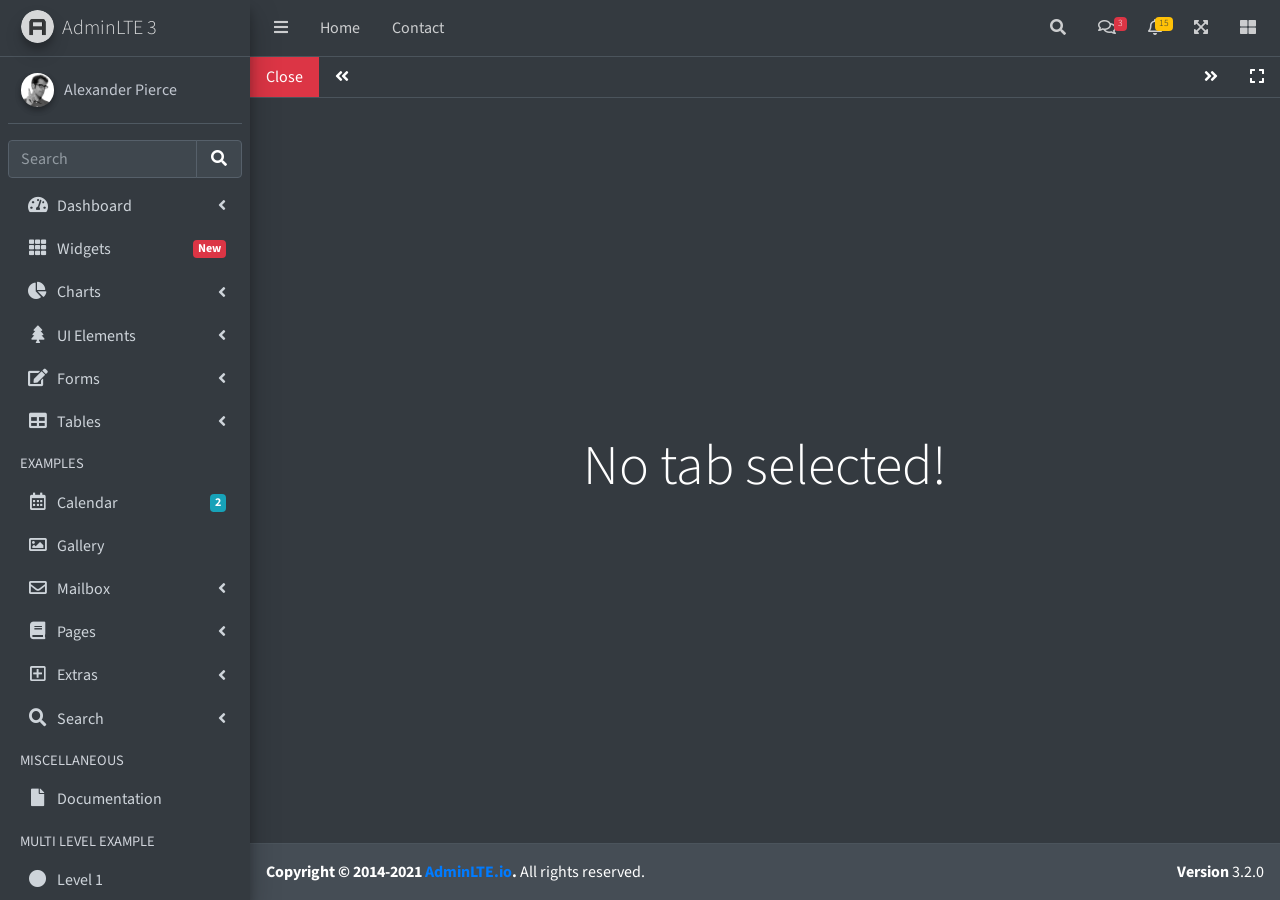
<file: public/adminlte/iframe-dark.html>
<!DOCTYPE html>
<html lang="en">
<head>
  <meta charset="utf-8">
  <meta name="viewport" content="width=device-width, initial-scale=1">
  <title>AdminLTE 3 | Tabbed IFrames</title>

  <!-- Google Font: Source Sans Pro -->
  <link rel="stylesheet" href="https://fonts.googleapis.com/css?family=Source+Sans+Pro:300,400,400i,700&display=fallback">
  <!-- Font Awesome -->
  <link rel="stylesheet" href="plugins/fontawesome-free/css/all.min.css">
  <!-- Theme style -->
  <link rel="stylesheet" href="dist/css/adminlte.min.css">
  <!-- overlayScrollbars -->
  <link rel="stylesheet" href="plugins/overlayScrollbars/css/OverlayScrollbars.min.css">
</head>
<body class="hold-transition sidebar-mini layout-fixed dark-mode" data-panel-auto-height-mode="height">
<div class="wrapper">

  <!-- Navbar -->
  <nav class="main-header navbar navbar-expand navbar-dark">
    <!-- Left navbar links -->
    <ul class="navbar-nav">
      <li class="nav-item">
        <a class="nav-link" data-widget="pushmenu" href="#" role="button"><i class="fas fa-bars"></i></a>
      </li>
      <li class="nav-item d-none d-sm-inline-block">
        <a href="index3.html" class="nav-link">Home</a>
      </li>
      <li class="nav-item d-none d-sm-inline-block">
        <a href="#" class="nav-link">Contact</a>
      </li>
    </ul>

    <!-- Right navbar links -->
    <ul class="navbar-nav ml-auto">
      <!-- Navbar Search -->
      <li class="nav-item">
        <a class="nav-link" data-widget="navbar-search" href="#" role="button">
          <i class="fas fa-search"></i>
        </a>
        <div class="navbar-search-block">
          <form class="form-inline">
            <div class="input-group input-group-sm">
              <input class="form-control form-control-navbar" type="search" placeholder="Search" aria-label="Search">
              <div class="input-group-append">
                <button class="btn btn-navbar" type="submit">
                  <i class="fas fa-search"></i>
                </button>
                <button class="btn btn-navbar" type="button" data-widget="navbar-search">
                  <i class="fas fa-times"></i>
                </button>
              </div>
            </div>
          </form>
        </div>
      </li>

      <!-- Messages Dropdown Menu -->
      <li class="nav-item dropdown">
        <a class="nav-link" data-toggle="dropdown" href="#">
          <i class="far fa-comments"></i>
          <span class="badge badge-danger navbar-badge">3</span>
        </a>
        <div class="dropdown-menu dropdown-menu-lg dropdown-menu-right">
          <a href="#" class="dropdown-item">
            <!-- Message Start -->
            <div class="media">
              <img src="dist/img/user1-128x128.jpg" alt="User Avatar" class="img-size-50 mr-3 img-circle">
              <div class="media-body">
                <h3 class="dropdown-item-title">
                  Brad Diesel
                  <span class="float-right text-sm text-danger"><i class="fas fa-star"></i></span>
                </h3>
                <p class="text-sm">Call me whenever you can...</p>
                <p class="text-sm text-muted"><i class="far fa-clock mr-1"></i> 4 Hours Ago</p>
              </div>
            </div>
            <!-- Message End -->
          </a>
          <div class="dropdown-divider"></div>
          <a href="#" class="dropdown-item">
            <!-- Message Start -->
            <div class="media">
              <img src="dist/img/user8-128x128.jpg" alt="User Avatar" class="img-size-50 img-circle mr-3">
              <div class="media-body">
                <h3 class="dropdown-item-title">
                  John Pierce
                  <span class="float-right text-sm text-muted"><i class="fas fa-star"></i></span>
                </h3>
                <p class="text-sm">I got your message bro</p>
                <p class="text-sm text-muted"><i class="far fa-clock mr-1"></i> 4 Hours Ago</p>
              </div>
            </div>
            <!-- Message End -->
          </a>
          <div class="dropdown-divider"></div>
          <a href="#" class="dropdown-item">
            <!-- Message Start -->
            <div class="media">
              <img src="dist/img/user3-128x128.jpg" alt="User Avatar" class="img-size-50 img-circle mr-3">
              <div class="media-body">
                <h3 class="dropdown-item-title">
                  Nora Silvester
                  <span class="float-right text-sm text-warning"><i class="fas fa-star"></i></span>
                </h3>
                <p class="text-sm">The subject goes here</p>
                <p class="text-sm text-muted"><i class="far fa-clock mr-1"></i> 4 Hours Ago</p>
              </div>
            </div>
            <!-- Message End -->
          </a>
          <div class="dropdown-divider"></div>
          <a href="#" class="dropdown-item dropdown-footer">See All Messages</a>
        </div>
      </li>
      <!-- Notifications Dropdown Menu -->
      <li class="nav-item dropdown">
        <a class="nav-link" data-toggle="dropdown" href="#">
          <i class="far fa-bell"></i>
          <span class="badge badge-warning navbar-badge">15</span>
        </a>
        <div class="dropdown-menu dropdown-menu-lg dropdown-menu-right">
          <span class="dropdown-item dropdown-header">15 Notifications</span>
          <div class="dropdown-divider"></div>
          <a href="#" class="dropdown-item">
            <i class="fas fa-envelope mr-2"></i> 4 new messages
            <span class="float-right text-muted text-sm">3 mins</span>
          </a>
          <div class="dropdown-divider"></div>
          <a href="#" class="dropdown-item">
            <i class="fas fa-users mr-2"></i> 8 friend requests
            <span class="float-right text-muted text-sm">12 hours</span>
          </a>
          <div class="dropdown-divider"></div>
          <a href="#" class="dropdown-item">
            <i class="fas fa-file mr-2"></i> 3 new reports
            <span class="float-right text-muted text-sm">2 days</span>
          </a>
          <div class="dropdown-divider"></div>
          <a href="#" class="dropdown-item dropdown-footer">See All Notifications</a>
        </div>
      </li>
      <li class="nav-item">
        <a class="nav-link" data-widget="fullscreen" href="#" role="button">
          <i class="fas fa-expand-arrows-alt"></i>
        </a>
      </li>
      <li class="nav-item">
        <a class="nav-link" data-widget="control-sidebar" data-slide="true" href="#" role="button">
          <i class="fas fa-th-large"></i>
        </a>
      </li>
    </ul>
  </nav>
  <!-- /.navbar -->

  <!-- Main Sidebar Container -->
  <aside class="main-sidebar sidebar-dark-primary elevation-4">
    <!-- Brand Logo -->
    <a href="index3.html" class="brand-link">
      <img src="dist/img/AdminLTELogo.png" alt="AdminLTE Logo" class="brand-image img-circle elevation-3" style="opacity: .8">
      <span class="brand-text font-weight-light">AdminLTE 3</span>
    </a>

    <!-- Sidebar -->
    <div class="sidebar">
      <!-- Sidebar users panel (optional) -->
      <div class="user-panel mt-3 pb-3 mb-3 d-flex">
        <div class="image">
          <img src="dist/img/user2-160x160.jpg" class="img-circle elevation-2" alt="User Image">
        </div>
        <div class="info">
          <a href="#" class="d-block">Alexander Pierce</a>
        </div>
      </div>

      <!-- SidebarSearch Form -->
      <div class="form-inline">
        <div class="input-group" data-widget="sidebar-search">
          <input class="form-control form-control-sidebar" type="search" placeholder="Search" aria-label="Search">
          <div class="input-group-append">
            <button class="btn btn-sidebar">
              <i class="fas fa-search fa-fw"></i>
            </button>
          </div>
        </div>
      </div>

      <!-- Sidebar Menu -->
      <nav class="mt-2">
        <ul class="nav nav-pills nav-sidebar flex-column" data-widget="treeview" role="menu" data-accordion="false">
          <!-- Add icons to the links using the .nav-icon class
               with font-awesome or any other icon font library -->
          <li class="nav-item">
            <a href="#" class="nav-link">
              <i class="nav-icon fas fa-tachometer-alt"></i>
              <p>
                Dashboard
                <i class="right fas fa-angle-left"></i>
              </p>
            </a>
            <ul class="nav nav-treeview">
              <li class="nav-item">
                <a href="./index.html" class="nav-link">
                  <i class="far fa-circle nav-icon"></i>
                  <p>Dashboard v1</p>
                </a>
              </li>
              <li class="nav-item">
                <a href="./index2.html" class="nav-link">
                  <i class="far fa-circle nav-icon"></i>
                  <p>Dashboard v2</p>
                </a>
              </li>
              <li class="nav-item">
                <a href="./index3.html" class="nav-link">
                  <i class="far fa-circle nav-icon"></i>
                  <p>Dashboard v3</p>
                </a>
              </li>
            </ul>
          </li>
          <li class="nav-item">
            <a href="pages/widgets.html" class="nav-link">
              <i class="nav-icon fas fa-th"></i>
              <p>
                Widgets
                <span class="right badge badge-danger">New</span>
              </p>
            </a>
          </li>
          <li class="nav-item">
            <a href="#" class="nav-link">
              <i class="nav-icon fas fa-chart-pie"></i>
              <p>
                Charts
                <i class="right fas fa-angle-left"></i>
              </p>
            </a>
            <ul class="nav nav-treeview">
              <li class="nav-item">
                <a href="pages/charts/chartjs.html" class="nav-link">
                  <i class="far fa-circle nav-icon"></i>
                  <p>ChartJS</p>
                </a>
              </li>
              <li class="nav-item">
                <a href="pages/charts/flot.html" class="nav-link">
                  <i class="far fa-circle nav-icon"></i>
                  <p>Flot</p>
                </a>
              </li>
              <li class="nav-item">
                <a href="pages/charts/inline.html" class="nav-link">
                  <i class="far fa-circle nav-icon"></i>
                  <p>Inline</p>
                </a>
              </li>
            </ul>
          </li>
          <li class="nav-item">
            <a href="#" class="nav-link">
              <i class="nav-icon fas fa-tree"></i>
              <p>
                UI Elements
                <i class="fas fa-angle-left right"></i>
              </p>
            </a>
            <ul class="nav nav-treeview">
              <li class="nav-item">
                <a href="pages/UI/general.html" class="nav-link">
                  <i class="far fa-circle nav-icon"></i>
                  <p>General</p>
                </a>
              </li>
              <li class="nav-item">
                <a href="pages/UI/icons.html" class="nav-link">
                  <i class="far fa-circle nav-icon"></i>
                  <p>Icons</p>
                </a>
              </li>
              <li class="nav-item">
                <a href="pages/UI/buttons.html" class="nav-link">
                  <i class="far fa-circle nav-icon"></i>
                  <p>Buttons</p>
                </a>
              </li>
              <li class="nav-item">
                <a href="pages/UI/sliders.html" class="nav-link">
                  <i class="far fa-circle nav-icon"></i>
                  <p>Sliders</p>
                </a>
              </li>
              <li class="nav-item">
                <a href="pages/UI/modals.html" class="nav-link">
                  <i class="far fa-circle nav-icon"></i>
                  <p>Modals & Alerts</p>
                </a>
              </li>
              <li class="nav-item">
                <a href="pages/UI/navbar.html" class="nav-link">
                  <i class="far fa-circle nav-icon"></i>
                  <p>Navbar & Tabs</p>
                </a>
              </li>
              <li class="nav-item">
                <a href="pages/UI/timeline.html" class="nav-link">
                  <i class="far fa-circle nav-icon"></i>
                  <p>Timeline</p>
                </a>
              </li>
              <li class="nav-item">
                <a href="pages/UI/ribbons.html" class="nav-link">
                  <i class="far fa-circle nav-icon"></i>
                  <p>Ribbons</p>
                </a>
              </li>
            </ul>
          </li>
          <li class="nav-item">
            <a href="#" class="nav-link">
              <i class="nav-icon fas fa-edit"></i>
              <p>
                Forms
                <i class="fas fa-angle-left right"></i>
              </p>
            </a>
            <ul class="nav nav-treeview">
              <li class="nav-item">
                <a href="pages/forms/general.html" class="nav-link">
                  <i class="far fa-circle nav-icon"></i>
                  <p>General Elements</p>
                </a>
              </li>
              <li class="nav-item">
                <a href="pages/forms/advanced.html" class="nav-link">
                  <i class="far fa-circle nav-icon"></i>
                  <p>Advanced Elements</p>
                </a>
              </li>
              <li class="nav-item">
                <a href="pages/forms/editors.html" class="nav-link">
                  <i class="far fa-circle nav-icon"></i>
                  <p>Editors</p>
                </a>
              </li>
              <li class="nav-item">
                <a href="pages/forms/validation.html" class="nav-link">
                  <i class="far fa-circle nav-icon"></i>
                  <p>Validation</p>
                </a>
              </li>
            </ul>
          </li>
          <li class="nav-item">
            <a href="#" class="nav-link">
              <i class="nav-icon fas fa-table"></i>
              <p>
                Tables
                <i class="fas fa-angle-left right"></i>
              </p>
            </a>
            <ul class="nav nav-treeview">
              <li class="nav-item">
                <a href="pages/tables/simple.html" class="nav-link">
                  <i class="far fa-circle nav-icon"></i>
                  <p>Simple Tables</p>
                </a>
              </li>
              <li class="nav-item">
                <a href="pages/tables/data.html" class="nav-link">
                  <i class="far fa-circle nav-icon"></i>
                  <p>DataTables</p>
                </a>
              </li>
              <li class="nav-item">
                <a href="pages/tables/jsgrid.html" class="nav-link">
                  <i class="far fa-circle nav-icon"></i>
                  <p>jsGrid</p>
                </a>
              </li>
            </ul>
          </li>
          <li class="nav-header">EXAMPLES</li>
          <li class="nav-item">
            <a href="pages/calendar.html" class="nav-link">
              <i class="nav-icon far fa-calendar-alt"></i>
              <p>
                Calendar
                <span class="badge badge-info right">2</span>
              </p>
            </a>
          </li>
          <li class="nav-item">
            <a href="pages/gallery.html" class="nav-link">
              <i class="nav-icon far fa-image"></i>
              <p>
                Gallery
              </p>
            </a>
          </li>
          <li class="nav-item">
            <a href="#" class="nav-link">
              <i class="nav-icon far fa-envelope"></i>
              <p>
                Mailbox
                <i class="fas fa-angle-left right"></i>
              </p>
            </a>
            <ul class="nav nav-treeview">
              <li class="nav-item">
                <a href="pages/mailbox/mailbox.html" class="nav-link">
                  <i class="far fa-circle nav-icon"></i>
                  <p>Inbox</p>
                </a>
              </li>
              <li class="nav-item">
                <a href="pages/mailbox/compose.html" class="nav-link">
                  <i class="far fa-circle nav-icon"></i>
                  <p>Compose</p>
                </a>
              </li>
              <li class="nav-item">
                <a href="pages/mailbox/read-mail.html" class="nav-link">
                  <i class="far fa-circle nav-icon"></i>
                  <p>Read</p>
                </a>
              </li>
            </ul>
          </li>
          <li class="nav-item">
            <a href="#" class="nav-link">
              <i class="nav-icon fas fa-book"></i>
              <p>
                Pages
                <i class="fas fa-angle-left right"></i>
              </p>
            </a>
            <ul class="nav nav-treeview">
              <li class="nav-item">
                <a href="pages/examples/invoice.html" class="nav-link">
                  <i class="far fa-circle nav-icon"></i>
                  <p>Invoice</p>
                </a>
              </li>
              <li class="nav-item">
                <a href="pages/examples/profile.html" class="nav-link">
                  <i class="far fa-circle nav-icon"></i>
                  <p>Profile</p>
                </a>
              </li>
              <li class="nav-item">
                <a href="pages/examples/e-commerce.html" class="nav-link">
                  <i class="far fa-circle nav-icon"></i>
                  <p>E-commerce</p>
                </a>
              </li>
              <li class="nav-item">
                <a href="pages/examples/projects.html" class="nav-link">
                  <i class="far fa-circle nav-icon"></i>
                  <p>Projects</p>
                </a>
              </li>
              <li class="nav-item">
                <a href="pages/examples/project-add.html" class="nav-link">
                  <i class="far fa-circle nav-icon"></i>
                  <p>Project Add</p>
                </a>
              </li>
              <li class="nav-item">
                <a href="pages/examples/project-edit.html" class="nav-link">
                  <i class="far fa-circle nav-icon"></i>
                  <p>Project Edit</p>
                </a>
              </li>
              <li class="nav-item">
                <a href="pages/examples/project-detail.html" class="nav-link">
                  <i class="far fa-circle nav-icon"></i>
                  <p>Project Detail</p>
                </a>
              </li>
              <li class="nav-item">
                <a href="pages/examples/contacts.html" class="nav-link">
                  <i class="far fa-circle nav-icon"></i>
                  <p>Contacts</p>
                </a>
              </li>
              <li class="nav-item">
                <a href="pages/examples/faq.html" class="nav-link">
                  <i class="far fa-circle nav-icon"></i>
                  <p>FAQ</p>
                </a>
              </li>
              <li class="nav-item">
                <a href="pages/examples/contact-us.html" class="nav-link">
                  <i class="far fa-circle nav-icon"></i>
                  <p>Contact us</p>
                </a>
              </li>
            </ul>
          </li>
          <li class="nav-item">
            <a href="#" class="nav-link">
              <i class="nav-icon far fa-plus-square"></i>
              <p>
                Extras
                <i class="fas fa-angle-left right"></i>
              </p>
            </a>
            <ul class="nav nav-treeview">
              <li class="nav-item">
                <a href="#" class="nav-link">
                  <i class="far fa-circle nav-icon"></i>
                  <p>
                    Login & Register v1
                    <i class="fas fa-angle-left right"></i>
                  </p>
                </a>
                <ul class="nav nav-treeview">
                  <li class="nav-item">
                    <a href="pages/examples/login.html" class="nav-link">
                      <i class="far fa-circle nav-icon"></i>
                      <p>Login v1</p>
                    </a>
                  </li>
                  <li class="nav-item">
                    <a href="pages/examples/register.html" class="nav-link">
                      <i class="far fa-circle nav-icon"></i>
                      <p>Register v1</p>
                    </a>
                  </li>
                  <li class="nav-item">
                    <a href="pages/examples/forgot-password.html" class="nav-link">
                      <i class="far fa-circle nav-icon"></i>
                      <p>Forgot Password v1</p>
                    </a>
                  </li>
                  <li class="nav-item">
                    <a href="pages/examples/recover-password.html" class="nav-link">
                      <i class="far fa-circle nav-icon"></i>
                      <p>Recover Password v1</p>
                    </a>
                  </li>
                </ul>
              </li>
              <li class="nav-item">
                <a href="#" class="nav-link">
                  <i class="far fa-circle nav-icon"></i>
                  <p>
                    Login & Register v2
                    <i class="fas fa-angle-left right"></i>
                  </p>
                </a>
                <ul class="nav nav-treeview">
                  <li class="nav-item">
                    <a href="pages/examples/login-v2.html" class="nav-link">
                      <i class="far fa-circle nav-icon"></i>
                      <p>Login v2</p>
                    </a>
                  </li>
                  <li class="nav-item">
                    <a href="pages/examples/register-v2.html" class="nav-link">
                      <i class="far fa-circle nav-icon"></i>
                      <p>Register v2</p>
                    </a>
                  </li>
                  <li class="nav-item">
                    <a href="pages/examples/forgot-password-v2.html" class="nav-link">
                      <i class="far fa-circle nav-icon"></i>
                      <p>Forgot Password v2</p>
                    </a>
                  </li>
                  <li class="nav-item">
                    <a href="pages/examples/recover-password-v2.html" class="nav-link">
                      <i class="far fa-circle nav-icon"></i>
                      <p>Recover Password v2</p>
                    </a>
                  </li>
                </ul>
              </li>
              <li class="nav-item">
                <a href="pages/examples/lockscreen.html" class="nav-link">
                  <i class="far fa-circle nav-icon"></i>
                  <p>Lockscreen</p>
                </a>
              </li>
              <li class="nav-item">
                <a href="pages/examples/legacy-user-menu.html" class="nav-link">
                  <i class="far fa-circle nav-icon"></i>
                  <p>Legacy User Menu</p>
                </a>
              </li>
              <li class="nav-item">
                <a href="pages/examples/language-menu.html" class="nav-link">
                  <i class="far fa-circle nav-icon"></i>
                  <p>Language Menu</p>
                </a>
              </li>
              <li class="nav-item">
                <a href="pages/examples/404.html" class="nav-link">
                  <i class="far fa-circle nav-icon"></i>
                  <p>Error 404</p>
                </a>
              </li>
              <li class="nav-item">
                <a href="pages/examples/500.html" class="nav-link">
                  <i class="far fa-circle nav-icon"></i>
                  <p>Error 500</p>
                </a>
              </li>
              <li class="nav-item">
                <a href="pages/examples/pace.html" class="nav-link">
                  <i class="far fa-circle nav-icon"></i>
                  <p>Pace</p>
                </a>
              </li>
              <li class="nav-item">
                <a href="pages/examples/blank.html" class="nav-link">
                  <i class="far fa-circle nav-icon"></i>
                  <p>Blank Page</p>
                </a>
              </li>
              <li class="nav-item">
                <a href="starter.html" class="nav-link">
                  <i class="far fa-circle nav-icon"></i>
                  <p>Starter Page</p>
                </a>
              </li>
            </ul>
          </li>
          <li class="nav-item">
            <a href="#" class="nav-link">
              <i class="nav-icon fas fa-search"></i>
              <p>
                Search
                <i class="fas fa-angle-left right"></i>
              </p>
            </a>
            <ul class="nav nav-treeview">
              <li class="nav-item">
                <a href="pages/search/simple.html" class="nav-link">
                  <i class="far fa-circle nav-icon"></i>
                  <p>Simple Search</p>
                </a>
              </li>
              <li class="nav-item">
                <a href="pages/search/enhanced.html" class="nav-link">
                  <i class="far fa-circle nav-icon"></i>
                  <p>Enhanced</p>
                </a>
              </li>
            </ul>
          </li>
          <li class="nav-header">MISCELLANEOUS</li>
          <li class="nav-item">
            <a href="https://adminlte.io/docs/3.1/" class="nav-link">
              <i class="nav-icon fas fa-file"></i>
              <p>Documentation</p>
            </a>
          </li>
          <li class="nav-header">MULTI LEVEL EXAMPLE</li>
          <li class="nav-item">
            <a href="#" class="nav-link">
              <i class="fas fa-circle nav-icon"></i>
              <p>Level 1</p>
            </a>
          </li>
          <li class="nav-item">
            <a href="#" class="nav-link">
              <i class="nav-icon fas fa-circle"></i>
              <p>
                Level 1
                <i class="right fas fa-angle-left"></i>
              </p>
            </a>
            <ul class="nav nav-treeview">
              <li class="nav-item">
                <a href="#" class="nav-link">
                  <i class="far fa-circle nav-icon"></i>
                  <p>Level 2</p>
                </a>
              </li>
              <li class="nav-item">
                <a href="#" class="nav-link">
                  <i class="far fa-circle nav-icon"></i>
                  <p>
                    Level 2
                    <i class="right fas fa-angle-left"></i>
                  </p>
                </a>
                <ul class="nav nav-treeview">
                  <li class="nav-item">
                    <a href="#" class="nav-link">
                      <i class="far fa-dot-circle nav-icon"></i>
                      <p>Level 3</p>
                    </a>
                  </li>
                  <li class="nav-item">
                    <a href="#" class="nav-link">
                      <i class="far fa-dot-circle nav-icon"></i>
                      <p>Level 3</p>
                    </a>
                  </li>
                  <li class="nav-item">
                    <a href="#" class="nav-link">
                      <i class="far fa-dot-circle nav-icon"></i>
                      <p>Level 3</p>
                    </a>
                  </li>
                </ul>
              </li>
              <li class="nav-item">
                <a href="#" class="nav-link">
                  <i class="far fa-circle nav-icon"></i>
                  <p>Level 2</p>
                </a>
              </li>
            </ul>
          </li>
          <li class="nav-item">
            <a href="#" class="nav-link">
              <i class="fas fa-circle nav-icon"></i>
              <p>Level 1</p>
            </a>
          </li>
          <li class="nav-header">LABELS</li>
          <li class="nav-item">
            <a href="#" class="nav-link">
              <i class="nav-icon far fa-circle text-danger"></i>
              <p class="text">Important</p>
            </a>
          </li>
          <li class="nav-item">
            <a href="#" class="nav-link">
              <i class="nav-icon far fa-circle text-warning"></i>
              <p>Warning</p>
            </a>
          </li>
          <li class="nav-item">
            <a href="#" class="nav-link">
              <i class="nav-icon far fa-circle text-info"></i>
              <p>Informational</p>
            </a>
          </li>
        </ul>
      </nav>
      <!-- /.sidebar-menu -->
    </div>
    <!-- /.sidebar -->
  </aside>

  <!-- Content Wrapper. Contains page content -->
  <div class="content-wrapper iframe-mode bg-dark" data-widget="iframe" data-auto-dark-mode="true" data-loading-screen="750">
    <div class="nav navbar navbar-expand-lg navbar-dark border-bottom border-dark p-0">
      <a class="nav-link bg-danger" href="#" data-widget="iframe-close">Close</a>
      <a class="nav-link bg-dark" href="#" data-widget="iframe-scrollleft"><i class="fas fa-angle-double-left"></i></a>
      <ul class="navbar-nav" role="tablist">
      </ul>
      <a class="nav-link bg-dark" href="#" data-widget="iframe-scrollright"><i class="fas fa-angle-double-right"></i></a>
      <a class="nav-link bg-dark" href="#" data-widget="iframe-fullscreen"><i class="fas fa-expand"></i></a>
    </div>
    <div class="tab-content">
      <div class="tab-empty">
        <h2 class="display-4">No tab selected!</h2>
      </div>
      <div class="tab-loading">
        <div>
          <h2 class="display-4">Tab is loading <i class="fa fa-sync fa-spin"></i></h2>
        </div>
      </div>
    </div>
  </div>
    <!-- /.content-wrapper -->
  <footer class="main-footer dark-mode">
    <strong>Copyright &copy; 2014-2021 <a href="https://adminlte.io">AdminLTE.io</a>.</strong>
    All rights reserved.
    <div class="float-right d-none d-sm-inline-block">
      <b>Version</b> 3.2.0
    </div>
  </footer>

  <!-- Control Sidebar -->
  <aside class="control-sidebar control-sidebar-dark">
    <!-- Control sidebar content goes here -->
  </aside>
  <!-- /.control-sidebar -->
</div>
<!-- ./wrapper -->

<!-- jQuery -->
<script src="plugins/jquery/jquery.min.js"></script>
<!-- jQuery UI 1.11.4 -->
<script src="plugins/jquery-ui/jquery-ui.min.js"></script>
<!-- Resolve conflict in jQuery UI tooltip with Bootstrap tooltip -->
<script>
  $.widget.bridge('uibutton', $.ui.button)
</script>
<!-- Bootstrap 4 -->
<script src="plugins/bootstrap/js/bootstrap.bundle.min.js"></script>
<!-- overlayScrollbars -->
<script src="plugins/overlayScrollbars/js/jquery.overlayScrollbars.min.js"></script>
<!-- AdminLTE App -->
<script src="dist/js/adminlte.js"></script>
<!-- AdminLTE for demo purposes -->
<script src="dist/js/demo.js"></script>
</body>
</html>
</file>
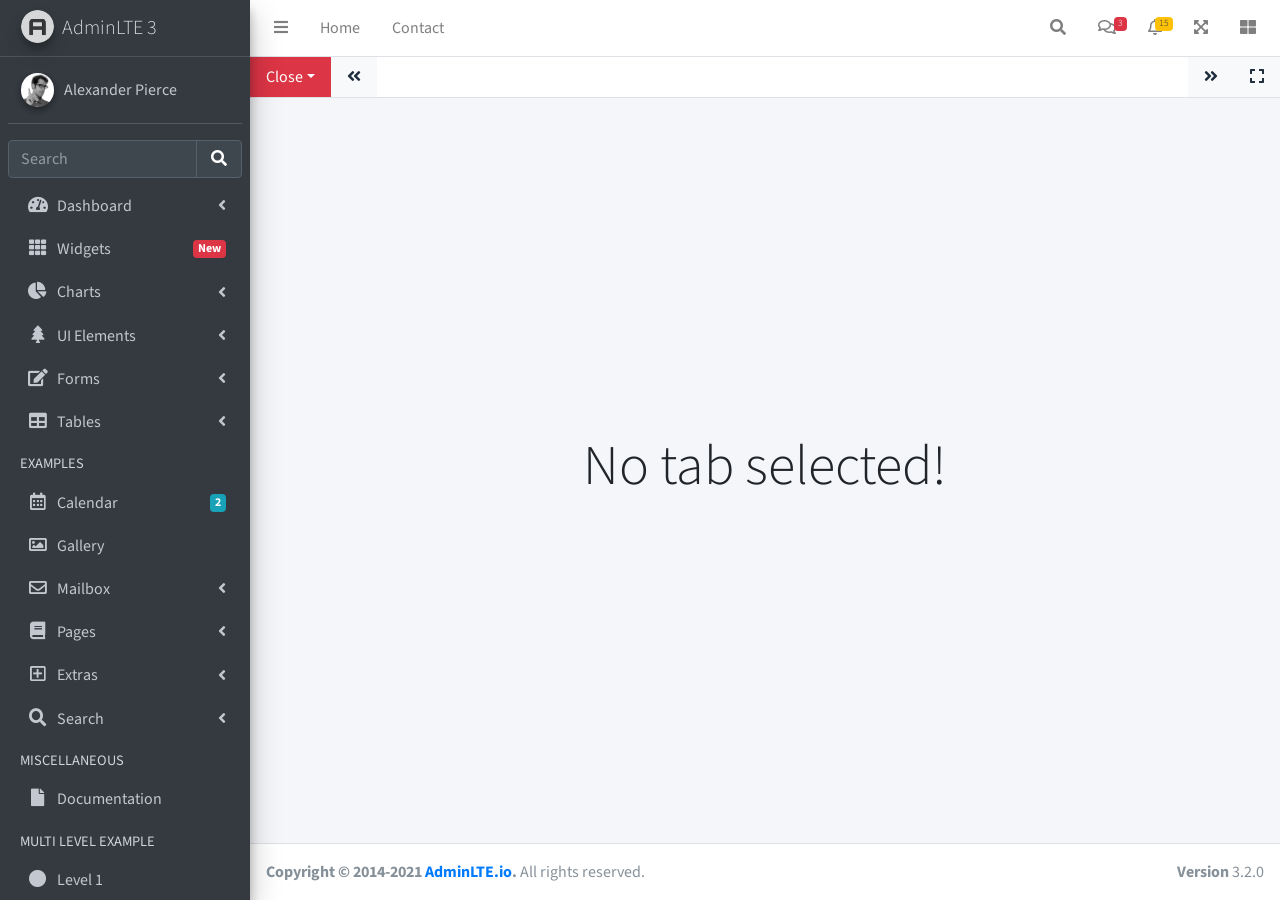
<file: public/adminlte/iframe.html>
<!DOCTYPE html>
<html lang="en">
<head>
  <meta charset="utf-8">
  <meta name="viewport" content="width=device-width, initial-scale=1">
  <title>AdminLTE 3 | Tabbed IFrames</title>

  <!-- Google Font: Source Sans Pro -->
  <link rel="stylesheet" href="https://fonts.googleapis.com/css?family=Source+Sans+Pro:300,400,400i,700&display=fallback">
  <!-- Font Awesome -->
  <link rel="stylesheet" href="plugins/fontawesome-free/css/all.min.css">
  <!-- Theme style -->
  <link rel="stylesheet" href="dist/css/adminlte.min.css">
  <!-- overlayScrollbars -->
  <link rel="stylesheet" href="plugins/overlayScrollbars/css/OverlayScrollbars.min.css">
</head>
<body class="hold-transition sidebar-mini layout-fixed" data-panel-auto-height-mode="height">
<div class="wrapper">

  <!-- Navbar -->
  <nav class="main-header navbar navbar-expand navbar-white navbar-light">
    <!-- Left navbar links -->
    <ul class="navbar-nav">
      <li class="nav-item">
        <a class="nav-link" data-widget="pushmenu" href="#" role="button"><i class="fas fa-bars"></i></a>
      </li>
      <li class="nav-item d-none d-sm-inline-block">
        <a href="index3.html" class="nav-link">Home</a>
      </li>
      <li class="nav-item d-none d-sm-inline-block">
        <a href="#" class="nav-link">Contact</a>
      </li>
    </ul>

    <!-- Right navbar links -->
    <ul class="navbar-nav ml-auto">
      <!-- Navbar Search -->
      <li class="nav-item">
        <a class="nav-link" data-widget="navbar-search" href="#" role="button">
          <i class="fas fa-search"></i>
        </a>
        <div class="navbar-search-block">
          <form class="form-inline">
            <div class="input-group input-group-sm">
              <input class="form-control form-control-navbar" type="search" placeholder="Search" aria-label="Search">
              <div class="input-group-append">
                <button class="btn btn-navbar" type="submit">
                  <i class="fas fa-search"></i>
                </button>
                <button class="btn btn-navbar" type="button" data-widget="navbar-search">
                  <i class="fas fa-times"></i>
                </button>
              </div>
            </div>
          </form>
        </div>
      </li>

      <!-- Messages Dropdown Menu -->
      <li class="nav-item dropdown">
        <a class="nav-link" data-toggle="dropdown" href="#">
          <i class="far fa-comments"></i>
          <span class="badge badge-danger navbar-badge">3</span>
        </a>
        <div class="dropdown-menu dropdown-menu-lg dropdown-menu-right">
          <a href="#" class="dropdown-item">
            <!-- Message Start -->
            <div class="media">
              <img src="dist/img/user1-128x128.jpg" alt="User Avatar" class="img-size-50 mr-3 img-circle">
              <div class="media-body">
                <h3 class="dropdown-item-title">
                  Brad Diesel
                  <span class="float-right text-sm text-danger"><i class="fas fa-star"></i></span>
                </h3>
                <p class="text-sm">Call me whenever you can...</p>
                <p class="text-sm text-muted"><i class="far fa-clock mr-1"></i> 4 Hours Ago</p>
              </div>
            </div>
            <!-- Message End -->
          </a>
          <div class="dropdown-divider"></div>
          <a href="#" class="dropdown-item">
            <!-- Message Start -->
            <div class="media">
              <img src="dist/img/user8-128x128.jpg" alt="User Avatar" class="img-size-50 img-circle mr-3">
              <div class="media-body">
                <h3 class="dropdown-item-title">
                  John Pierce
                  <span class="float-right text-sm text-muted"><i class="fas fa-star"></i></span>
                </h3>
                <p class="text-sm">I got your message bro</p>
                <p class="text-sm text-muted"><i class="far fa-clock mr-1"></i> 4 Hours Ago</p>
              </div>
            </div>
            <!-- Message End -->
          </a>
          <div class="dropdown-divider"></div>
          <a href="#" class="dropdown-item">
            <!-- Message Start -->
            <div class="media">
              <img src="dist/img/user3-128x128.jpg" alt="User Avatar" class="img-size-50 img-circle mr-3">
              <div class="media-body">
                <h3 class="dropdown-item-title">
                  Nora Silvester
                  <span class="float-right text-sm text-warning"><i class="fas fa-star"></i></span>
                </h3>
                <p class="text-sm">The subject goes here</p>
                <p class="text-sm text-muted"><i class="far fa-clock mr-1"></i> 4 Hours Ago</p>
              </div>
            </div>
            <!-- Message End -->
          </a>
          <div class="dropdown-divider"></div>
          <a href="#" class="dropdown-item dropdown-footer">See All Messages</a>
        </div>
      </li>
      <!-- Notifications Dropdown Menu -->
      <li class="nav-item dropdown">
        <a class="nav-link" data-toggle="dropdown" href="#">
          <i class="far fa-bell"></i>
          <span class="badge badge-warning navbar-badge">15</span>
        </a>
        <div class="dropdown-menu dropdown-menu-lg dropdown-menu-right">
          <span class="dropdown-item dropdown-header">15 Notifications</span>
          <div class="dropdown-divider"></div>
          <a href="#" class="dropdown-item">
            <i class="fas fa-envelope mr-2"></i> 4 new messages
            <span class="float-right text-muted text-sm">3 mins</span>
          </a>
          <div class="dropdown-divider"></div>
          <a href="#" class="dropdown-item">
            <i class="fas fa-users mr-2"></i> 8 friend requests
            <span class="float-right text-muted text-sm">12 hours</span>
          </a>
          <div class="dropdown-divider"></div>
          <a href="#" class="dropdown-item">
            <i class="fas fa-file mr-2"></i> 3 new reports
            <span class="float-right text-muted text-sm">2 days</span>
          </a>
          <div class="dropdown-divider"></div>
          <a href="#" class="dropdown-item dropdown-footer">See All Notifications</a>
        </div>
      </li>
      <li class="nav-item">
        <a class="nav-link" data-widget="fullscreen" href="#" role="button">
          <i class="fas fa-expand-arrows-alt"></i>
        </a>
      </li>
      <li class="nav-item">
        <a class="nav-link" data-widget="control-sidebar" data-slide="true" href="#" role="button">
          <i class="fas fa-th-large"></i>
        </a>
      </li>
    </ul>
  </nav>
  <!-- /.navbar -->

  <!-- Main Sidebar Container -->
  <aside class="main-sidebar sidebar-dark-primary elevation-4">
    <!-- Brand Logo -->
    <a href="index3.html" class="brand-link">
      <img src="dist/img/AdminLTELogo.png" alt="AdminLTE Logo" class="brand-image img-circle elevation-3" style="opacity: .8">
      <span class="brand-text font-weight-light">AdminLTE 3</span>
    </a>

    <!-- Sidebar -->
    <div class="sidebar">
      <!-- Sidebar users panel (optional) -->
      <div class="user-panel mt-3 pb-3 mb-3 d-flex">
        <div class="image">
          <img src="dist/img/user2-160x160.jpg" class="img-circle elevation-2" alt="User Image">
        </div>
        <div class="info">
          <a href="#" class="d-block">Alexander Pierce</a>
        </div>
      </div>

      <!-- SidebarSearch Form -->
      <div class="form-inline">
        <div class="input-group" data-widget="sidebar-search">
          <input class="form-control form-control-sidebar" type="search" placeholder="Search" aria-label="Search">
          <div class="input-group-append">
            <button class="btn btn-sidebar">
              <i class="fas fa-search fa-fw"></i>
            </button>
          </div>
        </div>
      </div>

      <!-- Sidebar Menu -->
      <nav class="mt-2">
        <ul class="nav nav-pills nav-sidebar flex-column" data-widget="treeview" role="menu" data-accordion="false">
          <!-- Add icons to the links using the .nav-icon class
               with font-awesome or any other icon font library -->
          <li class="nav-item">
            <a href="#" class="nav-link">
              <i class="nav-icon fas fa-tachometer-alt"></i>
              <p>
                Dashboard
                <i class="right fas fa-angle-left"></i>
              </p>
            </a>
            <ul class="nav nav-treeview">
              <li class="nav-item">
                <a href="./index.html" class="nav-link">
                  <i class="far fa-circle nav-icon"></i>
                  <p>Dashboard v1</p>
                </a>
              </li>
              <li class="nav-item">
                <a href="./index2.html" class="nav-link">
                  <i class="far fa-circle nav-icon"></i>
                  <p>Dashboard v2</p>
                </a>
              </li>
              <li class="nav-item">
                <a href="./index3.html" class="nav-link">
                  <i class="far fa-circle nav-icon"></i>
                  <p>Dashboard v3</p>
                </a>
              </li>
            </ul>
          </li>
          <li class="nav-item">
            <a href="pages/widgets.html" class="nav-link">
              <i class="nav-icon fas fa-th"></i>
              <p>
                Widgets
                <span class="right badge badge-danger">New</span>
              </p>
            </a>
          </li>
          <li class="nav-item">
            <a href="#" class="nav-link">
              <i class="nav-icon fas fa-chart-pie"></i>
              <p>
                Charts
                <i class="right fas fa-angle-left"></i>
              </p>
            </a>
            <ul class="nav nav-treeview">
              <li class="nav-item">
                <a href="pages/charts/chartjs.html" class="nav-link">
                  <i class="far fa-circle nav-icon"></i>
                  <p>ChartJS</p>
                </a>
              </li>
              <li class="nav-item">
                <a href="pages/charts/flot.html" class="nav-link">
                  <i class="far fa-circle nav-icon"></i>
                  <p>Flot</p>
                </a>
              </li>
              <li class="nav-item">
                <a href="pages/charts/inline.html" class="nav-link">
                  <i class="far fa-circle nav-icon"></i>
                  <p>Inline</p>
                </a>
              </li>
            </ul>
          </li>
          <li class="nav-item">
            <a href="#" class="nav-link">
              <i class="nav-icon fas fa-tree"></i>
              <p>
                UI Elements
                <i class="fas fa-angle-left right"></i>
              </p>
            </a>
            <ul class="nav nav-treeview">
              <li class="nav-item">
                <a href="pages/UI/general.html" class="nav-link">
                  <i class="far fa-circle nav-icon"></i>
                  <p>General</p>
                </a>
              </li>
              <li class="nav-item">
                <a href="pages/UI/icons.html" class="nav-link">
                  <i class="far fa-circle nav-icon"></i>
                  <p>Icons</p>
                </a>
              </li>
              <li class="nav-item">
                <a href="pages/UI/buttons.html" class="nav-link">
                  <i class="far fa-circle nav-icon"></i>
                  <p>Buttons</p>
                </a>
              </li>
              <li class="nav-item">
                <a href="pages/UI/sliders.html" class="nav-link">
                  <i class="far fa-circle nav-icon"></i>
                  <p>Sliders</p>
                </a>
              </li>
              <li class="nav-item">
                <a href="pages/UI/modals.html" class="nav-link">
                  <i class="far fa-circle nav-icon"></i>
                  <p>Modals & Alerts</p>
                </a>
              </li>
              <li class="nav-item">
                <a href="pages/UI/navbar.html" class="nav-link">
                  <i class="far fa-circle nav-icon"></i>
                  <p>Navbar & Tabs</p>
                </a>
              </li>
              <li class="nav-item">
                <a href="pages/UI/timeline.html" class="nav-link">
                  <i class="far fa-circle nav-icon"></i>
                  <p>Timeline</p>
                </a>
              </li>
              <li class="nav-item">
                <a href="pages/UI/ribbons.html" class="nav-link">
                  <i class="far fa-circle nav-icon"></i>
                  <p>Ribbons</p>
                </a>
              </li>
            </ul>
          </li>
          <li class="nav-item">
            <a href="#" class="nav-link">
              <i class="nav-icon fas fa-edit"></i>
              <p>
                Forms
                <i class="fas fa-angle-left right"></i>
              </p>
            </a>
            <ul class="nav nav-treeview">
              <li class="nav-item">
                <a href="pages/forms/general.html" class="nav-link">
                  <i class="far fa-circle nav-icon"></i>
                  <p>General Elements</p>
                </a>
              </li>
              <li class="nav-item">
                <a href="pages/forms/advanced.html" class="nav-link">
                  <i class="far fa-circle nav-icon"></i>
                  <p>Advanced Elements</p>
                </a>
              </li>
              <li class="nav-item">
                <a href="pages/forms/editors.html" class="nav-link">
                  <i class="far fa-circle nav-icon"></i>
                  <p>Editors</p>
                </a>
              </li>
              <li class="nav-item">
                <a href="pages/forms/validation.html" class="nav-link">
                  <i class="far fa-circle nav-icon"></i>
                  <p>Validation</p>
                </a>
              </li>
            </ul>
          </li>
          <li class="nav-item">
            <a href="#" class="nav-link">
              <i class="nav-icon fas fa-table"></i>
              <p>
                Tables
                <i class="fas fa-angle-left right"></i>
              </p>
            </a>
            <ul class="nav nav-treeview">
              <li class="nav-item">
                <a href="pages/tables/simple.html" class="nav-link">
                  <i class="far fa-circle nav-icon"></i>
                  <p>Simple Tables</p>
                </a>
              </li>
              <li class="nav-item">
                <a href="pages/tables/data.html" class="nav-link">
                  <i class="far fa-circle nav-icon"></i>
                  <p>DataTables</p>
                </a>
              </li>
              <li class="nav-item">
                <a href="pages/tables/jsgrid.html" class="nav-link">
                  <i class="far fa-circle nav-icon"></i>
                  <p>jsGrid</p>
                </a>
              </li>
            </ul>
          </li>
          <li class="nav-header">EXAMPLES</li>
          <li class="nav-item">
            <a href="pages/calendar.html" class="nav-link">
              <i class="nav-icon far fa-calendar-alt"></i>
              <p>
                Calendar
                <span class="badge badge-info right">2</span>
              </p>
            </a>
          </li>
          <li class="nav-item">
            <a href="pages/gallery.html" class="nav-link">
              <i class="nav-icon far fa-image"></i>
              <p>
                Gallery
              </p>
            </a>
          </li>
          <li class="nav-item">
            <a href="#" class="nav-link">
              <i class="nav-icon far fa-envelope"></i>
              <p>
                Mailbox
                <i class="fas fa-angle-left right"></i>
              </p>
            </a>
            <ul class="nav nav-treeview">
              <li class="nav-item">
                <a href="pages/mailbox/mailbox.html" class="nav-link">
                  <i class="far fa-circle nav-icon"></i>
                  <p>Inbox</p>
                </a>
              </li>
              <li class="nav-item">
                <a href="pages/mailbox/compose.html" class="nav-link">
                  <i class="far fa-circle nav-icon"></i>
                  <p>Compose</p>
                </a>
              </li>
              <li class="nav-item">
                <a href="pages/mailbox/read-mail.html" class="nav-link">
                  <i class="far fa-circle nav-icon"></i>
                  <p>Read</p>
                </a>
              </li>
            </ul>
          </li>
          <li class="nav-item">
            <a href="#" class="nav-link">
              <i class="nav-icon fas fa-book"></i>
              <p>
                Pages
                <i class="fas fa-angle-left right"></i>
              </p>
            </a>
            <ul class="nav nav-treeview">
              <li class="nav-item">
                <a href="pages/examples/invoice.html" class="nav-link">
                  <i class="far fa-circle nav-icon"></i>
                  <p>Invoice</p>
                </a>
              </li>
              <li class="nav-item">
                <a href="pages/examples/profile.html" class="nav-link">
                  <i class="far fa-circle nav-icon"></i>
                  <p>Profile</p>
                </a>
              </li>
              <li class="nav-item">
                <a href="pages/examples/e-commerce.html" class="nav-link">
                  <i class="far fa-circle nav-icon"></i>
                  <p>E-commerce</p>
                </a>
              </li>
              <li class="nav-item">
                <a href="pages/examples/projects.html" class="nav-link">
                  <i class="far fa-circle nav-icon"></i>
                  <p>Projects</p>
                </a>
              </li>
              <li class="nav-item">
                <a href="pages/examples/project-add.html" class="nav-link">
                  <i class="far fa-circle nav-icon"></i>
                  <p>Project Add</p>
                </a>
              </li>
              <li class="nav-item">
                <a href="pages/examples/project-edit.html" class="nav-link">
                  <i class="far fa-circle nav-icon"></i>
                  <p>Project Edit</p>
                </a>
              </li>
              <li class="nav-item">
                <a href="pages/examples/project-detail.html" class="nav-link">
                  <i class="far fa-circle nav-icon"></i>
                  <p>Project Detail</p>
                </a>
              </li>
              <li class="nav-item">
                <a href="pages/examples/contacts.html" class="nav-link">
                  <i class="far fa-circle nav-icon"></i>
                  <p>Contacts</p>
                </a>
              </li>
              <li class="nav-item">
                <a href="pages/examples/faq.html" class="nav-link">
                  <i class="far fa-circle nav-icon"></i>
                  <p>FAQ</p>
                </a>
              </li>
              <li class="nav-item">
                <a href="pages/examples/contact-us.html" class="nav-link">
                  <i class="far fa-circle nav-icon"></i>
                  <p>Contact us</p>
                </a>
              </li>
            </ul>
          </li>
          <li class="nav-item">
            <a href="#" class="nav-link">
              <i class="nav-icon far fa-plus-square"></i>
              <p>
                Extras
                <i class="fas fa-angle-left right"></i>
              </p>
            </a>
            <ul class="nav nav-treeview">
              <li class="nav-item">
                <a href="#" class="nav-link">
                  <i class="far fa-circle nav-icon"></i>
                  <p>
                    Login & Register v1
                    <i class="fas fa-angle-left right"></i>
                  </p>
                </a>
                <ul class="nav nav-treeview">
                  <li class="nav-item">
                    <a href="pages/examples/login.html" class="nav-link">
                      <i class="far fa-circle nav-icon"></i>
                      <p>Login v1</p>
                    </a>
                  </li>
                  <li class="nav-item">
                    <a href="pages/examples/register.html" class="nav-link">
                      <i class="far fa-circle nav-icon"></i>
                      <p>Register v1</p>
                    </a>
                  </li>
                  <li class="nav-item">
                    <a href="pages/examples/forgot-password.html" class="nav-link">
                      <i class="far fa-circle nav-icon"></i>
                      <p>Forgot Password v1</p>
                    </a>
                  </li>
                  <li class="nav-item">
                    <a href="pages/examples/recover-password.html" class="nav-link">
                      <i class="far fa-circle nav-icon"></i>
                      <p>Recover Password v1</p>
                    </a>
                  </li>
                </ul>
              </li>
              <li class="nav-item">
                <a href="#" class="nav-link">
                  <i class="far fa-circle nav-icon"></i>
                  <p>
                    Login & Register v2
                    <i class="fas fa-angle-left right"></i>
                  </p>
                </a>
                <ul class="nav nav-treeview">
                  <li class="nav-item">
                    <a href="pages/examples/login-v2.html" class="nav-link">
                      <i class="far fa-circle nav-icon"></i>
                      <p>Login v2</p>
                    </a>
                  </li>
                  <li class="nav-item">
                    <a href="pages/examples/register-v2.html" class="nav-link">
                      <i class="far fa-circle nav-icon"></i>
                      <p>Register v2</p>
                    </a>
                  </li>
                  <li class="nav-item">
                    <a href="pages/examples/forgot-password-v2.html" class="nav-link">
                      <i class="far fa-circle nav-icon"></i>
                      <p>Forgot Password v2</p>
                    </a>
                  </li>
                  <li class="nav-item">
                    <a href="pages/examples/recover-password-v2.html" class="nav-link">
                      <i class="far fa-circle nav-icon"></i>
                      <p>Recover Password v2</p>
                    </a>
                  </li>
                </ul>
              </li>
              <li class="nav-item">
                <a href="pages/examples/lockscreen.html" class="nav-link">
                  <i class="far fa-circle nav-icon"></i>
                  <p>Lockscreen</p>
                </a>
              </li>
              <li class="nav-item">
                <a href="pages/examples/legacy-user-menu.html" class="nav-link">
                  <i class="far fa-circle nav-icon"></i>
                  <p>Legacy User Menu</p>
                </a>
              </li>
              <li class="nav-item">
                <a href="pages/examples/language-menu.html" class="nav-link">
                  <i class="far fa-circle nav-icon"></i>
                  <p>Language Menu</p>
                </a>
              </li>
              <li class="nav-item">
                <a href="pages/examples/404.html" class="nav-link">
                  <i class="far fa-circle nav-icon"></i>
                  <p>Error 404</p>
                </a>
              </li>
              <li class="nav-item">
                <a href="pages/examples/500.html" class="nav-link">
                  <i class="far fa-circle nav-icon"></i>
                  <p>Error 500</p>
                </a>
              </li>
              <li class="nav-item">
                <a href="pages/examples/pace.html" class="nav-link">
                  <i class="far fa-circle nav-icon"></i>
                  <p>Pace</p>
                </a>
              </li>
              <li class="nav-item">
                <a href="pages/examples/blank.html" class="nav-link">
                  <i class="far fa-circle nav-icon"></i>
                  <p>Blank Page</p>
                </a>
              </li>
              <li class="nav-item">
                <a href="starter.html" class="nav-link">
                  <i class="far fa-circle nav-icon"></i>
                  <p>Starter Page</p>
                </a>
              </li>
            </ul>
          </li>
          <li class="nav-item">
            <a href="#" class="nav-link">
              <i class="nav-icon fas fa-search"></i>
              <p>
                Search
                <i class="fas fa-angle-left right"></i>
              </p>
            </a>
            <ul class="nav nav-treeview">
              <li class="nav-item">
                <a href="pages/search/simple.html" class="nav-link">
                  <i class="far fa-circle nav-icon"></i>
                  <p>Simple Search</p>
                </a>
              </li>
              <li class="nav-item">
                <a href="pages/search/enhanced.html" class="nav-link">
                  <i class="far fa-circle nav-icon"></i>
                  <p>Enhanced</p>
                </a>
              </li>
            </ul>
          </li>
          <li class="nav-header">MISCELLANEOUS</li>
          <li class="nav-item">
            <a href="https://adminlte.io/docs/3.1/" class="nav-link">
              <i class="nav-icon fas fa-file"></i>
              <p>Documentation</p>
            </a>
          </li>
          <li class="nav-header">MULTI LEVEL EXAMPLE</li>
          <li class="nav-item">
            <a href="#" class="nav-link">
              <i class="fas fa-circle nav-icon"></i>
              <p>Level 1</p>
            </a>
          </li>
          <li class="nav-item">
            <a href="#" class="nav-link">
              <i class="nav-icon fas fa-circle"></i>
              <p>
                Level 1
                <i class="right fas fa-angle-left"></i>
              </p>
            </a>
            <ul class="nav nav-treeview">
              <li class="nav-item">
                <a href="#" class="nav-link">
                  <i class="far fa-circle nav-icon"></i>
                  <p>Level 2</p>
                </a>
              </li>
              <li class="nav-item">
                <a href="#" class="nav-link">
                  <i class="far fa-circle nav-icon"></i>
                  <p>
                    Level 2
                    <i class="right fas fa-angle-left"></i>
                  </p>
                </a>
                <ul class="nav nav-treeview">
                  <li class="nav-item">
                    <a href="#" class="nav-link">
                      <i class="far fa-dot-circle nav-icon"></i>
                      <p>Level 3</p>
                    </a>
                  </li>
                  <li class="nav-item">
                    <a href="#" class="nav-link">
                      <i class="far fa-dot-circle nav-icon"></i>
                      <p>Level 3</p>
                    </a>
                  </li>
                  <li class="nav-item">
                    <a href="#" class="nav-link">
                      <i class="far fa-dot-circle nav-icon"></i>
                      <p>Level 3</p>
                    </a>
                  </li>
                </ul>
              </li>
              <li class="nav-item">
                <a href="#" class="nav-link">
                  <i class="far fa-circle nav-icon"></i>
                  <p>Level 2</p>
                </a>
              </li>
            </ul>
          </li>
          <li class="nav-item">
            <a href="#" class="nav-link">
              <i class="fas fa-circle nav-icon"></i>
              <p>Level 1</p>
            </a>
          </li>
          <li class="nav-header">LABELS</li>
          <li class="nav-item">
            <a href="#" class="nav-link">
              <i class="nav-icon far fa-circle text-danger"></i>
              <p class="text">Important</p>
            </a>
          </li>
          <li class="nav-item">
            <a href="#" class="nav-link">
              <i class="nav-icon far fa-circle text-warning"></i>
              <p>Warning</p>
            </a>
          </li>
          <li class="nav-item">
            <a href="#" class="nav-link">
              <i class="nav-icon far fa-circle text-info"></i>
              <p>Informational</p>
            </a>
          </li>
        </ul>
      </nav>
      <!-- /.sidebar-menu -->
    </div>
    <!-- /.sidebar -->
  </aside>

  <!-- Content Wrapper. Contains page content -->
  <div class="content-wrapper iframe-mode" data-widget="iframe" data-loading-screen="750">
    <div class="nav navbar navbar-expand navbar-white navbar-light border-bottom p-0">
      <div class="nav-item dropdown">
        <a class="nav-link bg-danger dropdown-toggle" data-toggle="dropdown" href="#" role="button" aria-haspopup="true" aria-expanded="false">Close</a>
        <div class="dropdown-menu mt-0">
          <a class="dropdown-item" href="#" data-widget="iframe-close" data-type="all">Close All</a>
          <a class="dropdown-item" href="#" data-widget="iframe-close" data-type="all-other">Close All Other</a>
        </div>
      </div>
      <a class="nav-link bg-light" href="#" data-widget="iframe-scrollleft"><i class="fas fa-angle-double-left"></i></a>
      <ul class="navbar-nav overflow-hidden" role="tablist"></ul>
      <a class="nav-link bg-light" href="#" data-widget="iframe-scrollright"><i class="fas fa-angle-double-right"></i></a>
      <a class="nav-link bg-light" href="#" data-widget="iframe-fullscreen"><i class="fas fa-expand"></i></a>
    </div>
    <div class="tab-content">
      <div class="tab-empty">
        <h2 class="display-4">No tab selected!</h2>
      </div>
      <div class="tab-loading">
        <div>
          <h2 class="display-4">Tab is loading <i class="fa fa-sync fa-spin"></i></h2>
        </div>
      </div>
    </div>
  </div>
  <!-- /.content-wrapper -->
  <footer class="main-footer">
    <strong>Copyright &copy; 2014-2021 <a href="https://adminlte.io">AdminLTE.io</a>.</strong>
    All rights reserved.
    <div class="float-right d-none d-sm-inline-block">
      <b>Version</b> 3.2.0
    </div>
  </footer>

  <!-- Control Sidebar -->
  <aside class="control-sidebar control-sidebar-dark">
    <!-- Control sidebar content goes here -->
  </aside>
  <!-- /.control-sidebar -->
</div>
<!-- ./wrapper -->

<!-- jQuery -->
<script src="plugins/jquery/jquery.min.js"></script>
<!-- jQuery UI 1.11.4 -->
<script src="plugins/jquery-ui/jquery-ui.min.js"></script>
<!-- Resolve conflict in jQuery UI tooltip with Bootstrap tooltip -->
<script>
  $.widget.bridge('uibutton', $.ui.button)
</script>
<!-- Bootstrap 4 -->
<script src="plugins/bootstrap/js/bootstrap.bundle.min.js"></script>
<!-- overlayScrollbars -->
<script src="plugins/overlayScrollbars/js/jquery.overlayScrollbars.min.js"></script>
<!-- AdminLTE App -->
<script src="dist/js/adminlte.js"></script>
<!-- AdminLTE for demo purposes -->
<script src="dist/js/demo.js"></script>
</body>
</html>
</file>
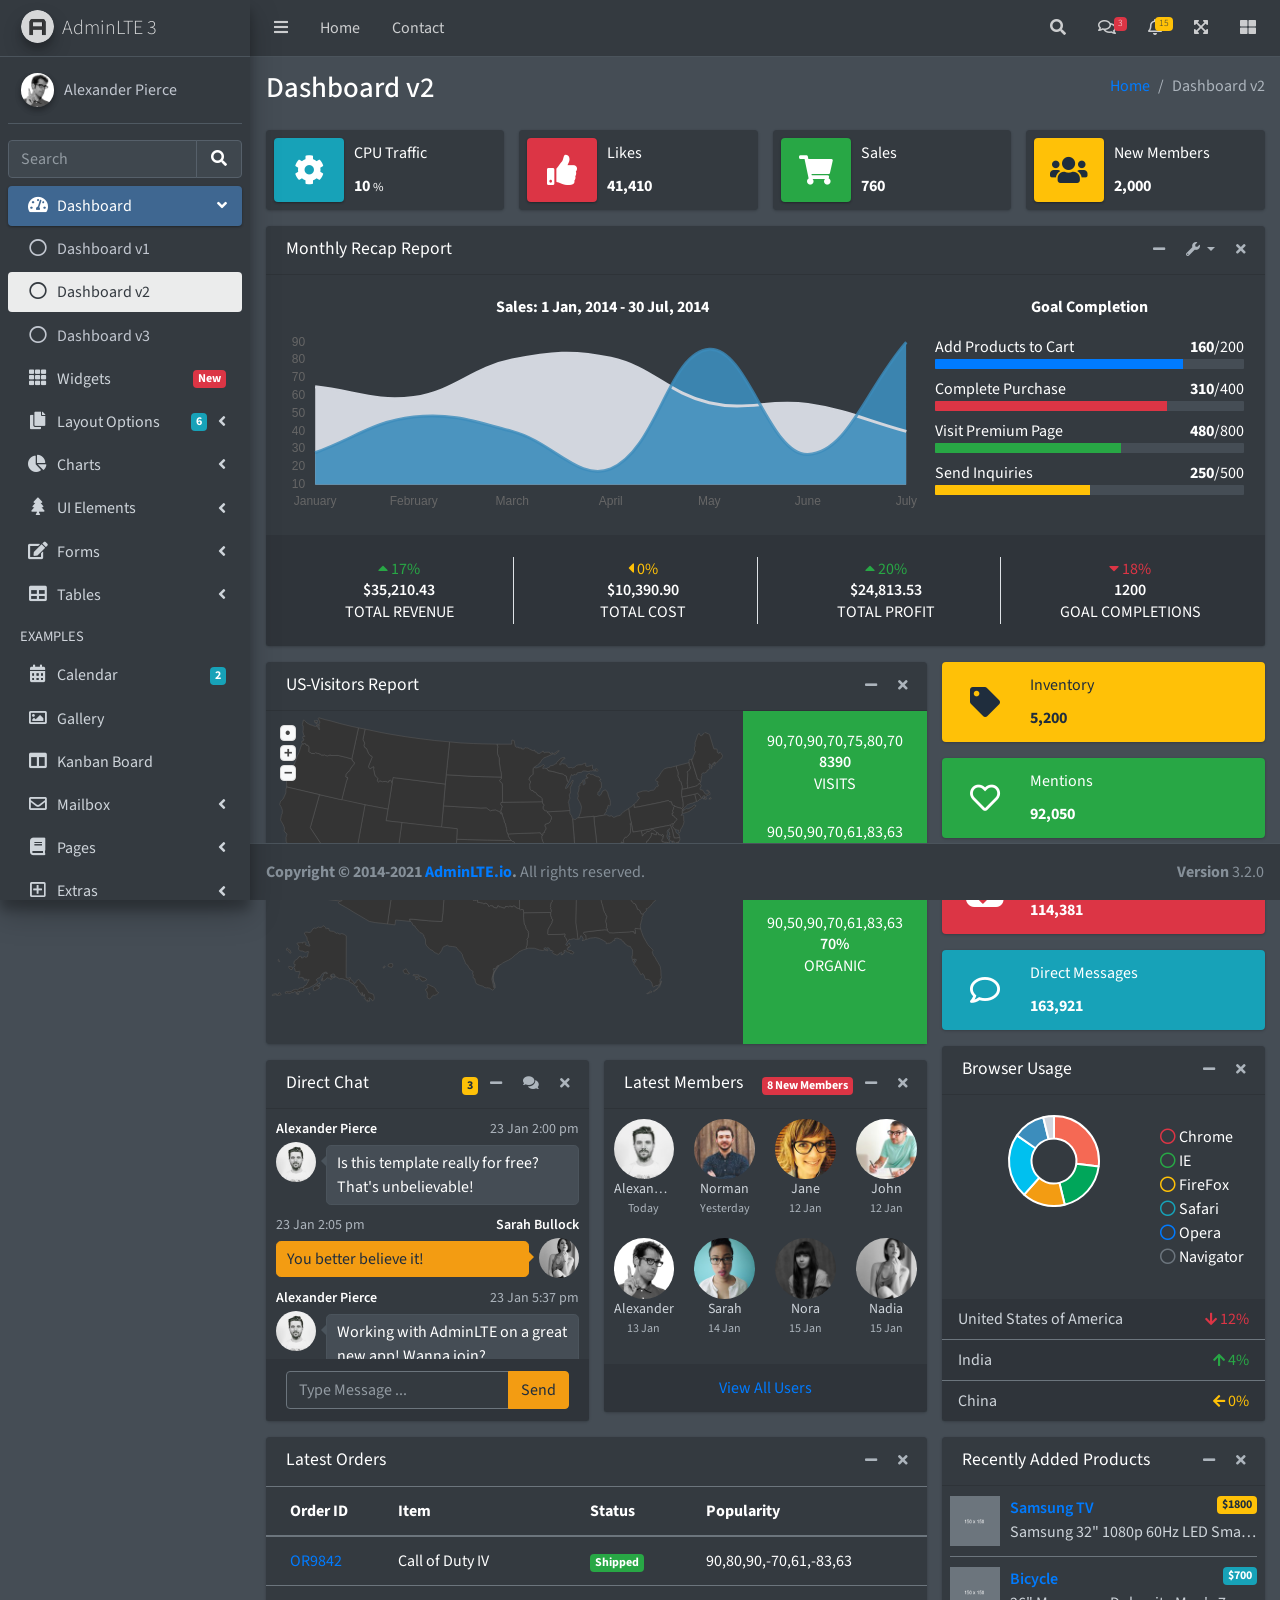
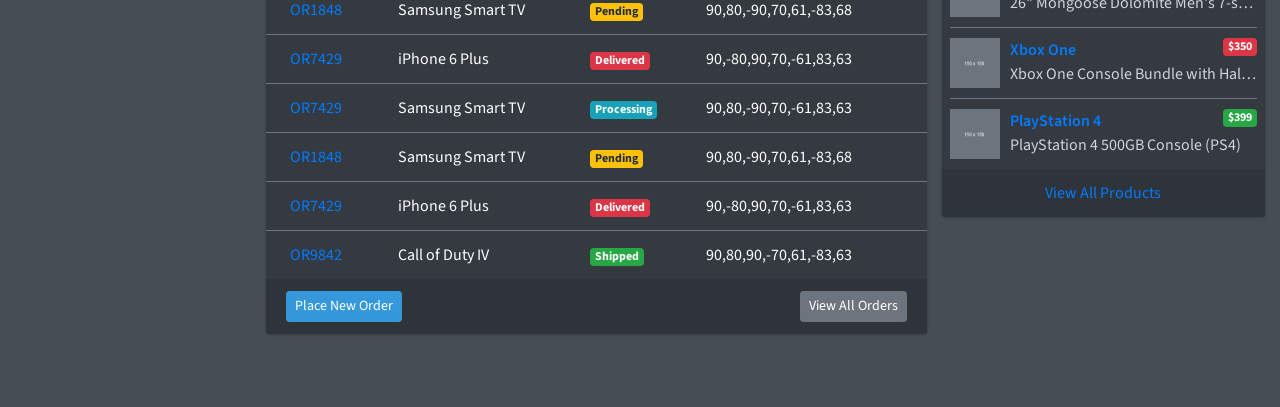
<file: public/adminlte/index2.html>
<!DOCTYPE html>
<html lang="en">
<head>
  <meta charset="utf-8">
  <meta name="viewport" content="width=device-width, initial-scale=1">
  <title>AdminLTE 3 | Dashboard 2</title>

  <!-- Google Font: Source Sans Pro -->
  <link rel="stylesheet" href="https://fonts.googleapis.com/css?family=Source+Sans+Pro:300,400,400i,700&display=fallback">
  <!-- Font Awesome Icons -->
  <link rel="stylesheet" href="plugins/fontawesome-free/css/all.min.css">
  <!-- overlayScrollbars -->
  <link rel="stylesheet" href="plugins/overlayScrollbars/css/OverlayScrollbars.min.css">
  <!-- Theme style -->
  <link rel="stylesheet" href="dist/css/adminlte.min.css">
</head>
<body class="hold-transition dark-mode sidebar-mini layout-fixed layout-navbar-fixed layout-footer-fixed">
<div class="wrapper">

  <!-- Preloader -->
  <div class="preloader flex-column justify-content-center align-items-center">
    <img class="animation__wobble" src="dist/img/AdminLTELogo.png" alt="AdminLTELogo" height="60" width="60">
  </div>

  <!-- Navbar -->
  <nav class="main-header navbar navbar-expand navbar-dark">
    <!-- Left navbar links -->
    <ul class="navbar-nav">
      <li class="nav-item">
        <a class="nav-link" data-widget="pushmenu" href="#" role="button"><i class="fas fa-bars"></i></a>
      </li>
      <li class="nav-item d-none d-sm-inline-block">
        <a href="index3.html" class="nav-link">Home</a>
      </li>
      <li class="nav-item d-none d-sm-inline-block">
        <a href="#" class="nav-link">Contact</a>
      </li>
    </ul>

    <!-- Right navbar links -->
    <ul class="navbar-nav ml-auto">
      <!-- Navbar Search -->
      <li class="nav-item">
        <a class="nav-link" data-widget="navbar-search" href="#" role="button">
          <i class="fas fa-search"></i>
        </a>
        <div class="navbar-search-block">
          <form class="form-inline">
            <div class="input-group input-group-sm">
              <input class="form-control form-control-navbar" type="search" placeholder="Search" aria-label="Search">
              <div class="input-group-append">
                <button class="btn btn-navbar" type="submit">
                  <i class="fas fa-search"></i>
                </button>
                <button class="btn btn-navbar" type="button" data-widget="navbar-search">
                  <i class="fas fa-times"></i>
                </button>
              </div>
            </div>
          </form>
        </div>
      </li>

      <!-- Messages Dropdown Menu -->
      <li class="nav-item dropdown">
        <a class="nav-link" data-toggle="dropdown" href="#">
          <i class="far fa-comments"></i>
          <span class="badge badge-danger navbar-badge">3</span>
        </a>
        <div class="dropdown-menu dropdown-menu-lg dropdown-menu-right">
          <a href="#" class="dropdown-item">
            <!-- Message Start -->
            <div class="media">
              <img src="dist/img/user1-128x128.jpg" alt="User Avatar" class="img-size-50 mr-3 img-circle">
              <div class="media-body">
                <h3 class="dropdown-item-title">
                  Brad Diesel
                  <span class="float-right text-sm text-danger"><i class="fas fa-star"></i></span>
                </h3>
                <p class="text-sm">Call me whenever you can...</p>
                <p class="text-sm text-muted"><i class="far fa-clock mr-1"></i> 4 Hours Ago</p>
              </div>
            </div>
            <!-- Message End -->
          </a>
          <div class="dropdown-divider"></div>
          <a href="#" class="dropdown-item">
            <!-- Message Start -->
            <div class="media">
              <img src="dist/img/user8-128x128.jpg" alt="User Avatar" class="img-size-50 img-circle mr-3">
              <div class="media-body">
                <h3 class="dropdown-item-title">
                  John Pierce
                  <span class="float-right text-sm text-muted"><i class="fas fa-star"></i></span>
                </h3>
                <p class="text-sm">I got your message bro</p>
                <p class="text-sm text-muted"><i class="far fa-clock mr-1"></i> 4 Hours Ago</p>
              </div>
            </div>
            <!-- Message End -->
          </a>
          <div class="dropdown-divider"></div>
          <a href="#" class="dropdown-item">
            <!-- Message Start -->
            <div class="media">
              <img src="dist/img/user3-128x128.jpg" alt="User Avatar" class="img-size-50 img-circle mr-3">
              <div class="media-body">
                <h3 class="dropdown-item-title">
                  Nora Silvester
                  <span class="float-right text-sm text-warning"><i class="fas fa-star"></i></span>
                </h3>
                <p class="text-sm">The subject goes here</p>
                <p class="text-sm text-muted"><i class="far fa-clock mr-1"></i> 4 Hours Ago</p>
              </div>
            </div>
            <!-- Message End -->
          </a>
          <div class="dropdown-divider"></div>
          <a href="#" class="dropdown-item dropdown-footer">See All Messages</a>
        </div>
      </li>
      <!-- Notifications Dropdown Menu -->
      <li class="nav-item dropdown">
        <a class="nav-link" data-toggle="dropdown" href="#">
          <i class="far fa-bell"></i>
          <span class="badge badge-warning navbar-badge">15</span>
        </a>
        <div class="dropdown-menu dropdown-menu-lg dropdown-menu-right">
          <span class="dropdown-item dropdown-header">15 Notifications</span>
          <div class="dropdown-divider"></div>
          <a href="#" class="dropdown-item">
            <i class="fas fa-envelope mr-2"></i> 4 new messages
            <span class="float-right text-muted text-sm">3 mins</span>
          </a>
          <div class="dropdown-divider"></div>
          <a href="#" class="dropdown-item">
            <i class="fas fa-users mr-2"></i> 8 friend requests
            <span class="float-right text-muted text-sm">12 hours</span>
          </a>
          <div class="dropdown-divider"></div>
          <a href="#" class="dropdown-item">
            <i class="fas fa-file mr-2"></i> 3 new reports
            <span class="float-right text-muted text-sm">2 days</span>
          </a>
          <div class="dropdown-divider"></div>
          <a href="#" class="dropdown-item dropdown-footer">See All Notifications</a>
        </div>
      </li>
      <li class="nav-item">
        <a class="nav-link" data-widget="fullscreen" href="#" role="button">
          <i class="fas fa-expand-arrows-alt"></i>
        </a>
      </li>
      <li class="nav-item">
        <a class="nav-link" data-widget="control-sidebar" data-slide="true" href="#" role="button">
          <i class="fas fa-th-large"></i>
        </a>
      </li>
    </ul>
  </nav>
  <!-- /.navbar -->

  <!-- Main Sidebar Container -->
  <aside class="main-sidebar sidebar-dark-primary elevation-4">
    <!-- Brand Logo -->
    <a href="index3.html" class="brand-link">
      <img src="dist/img/AdminLTELogo.png" alt="AdminLTE Logo" class="brand-image img-circle elevation-3" style="opacity: .8">
      <span class="brand-text font-weight-light">AdminLTE 3</span>
    </a>

    <!-- Sidebar -->
    <div class="sidebar">
      <!-- Sidebar users panel (optional) -->
      <div class="user-panel mt-3 pb-3 mb-3 d-flex">
        <div class="image">
          <img src="dist/img/user2-160x160.jpg" class="img-circle elevation-2" alt="User Image">
        </div>
        <div class="info">
          <a href="#" class="d-block">Alexander Pierce</a>
        </div>
      </div>

      <!-- SidebarSearch Form -->
      <div class="form-inline">
        <div class="input-group" data-widget="sidebar-search">
          <input class="form-control form-control-sidebar" type="search" placeholder="Search" aria-label="Search">
          <div class="input-group-append">
            <button class="btn btn-sidebar">
              <i class="fas fa-search fa-fw"></i>
            </button>
          </div>
        </div>
      </div>

      <!-- Sidebar Menu -->
      <nav class="mt-2">
        <ul class="nav nav-pills nav-sidebar flex-column" data-widget="treeview" role="menu" data-accordion="false">
          <!-- Add icons to the links using the .nav-icon class
               with font-awesome or any other icon font library -->
          <li class="nav-item menu-open">
            <a href="#" class="nav-link active">
              <i class="nav-icon fas fa-tachometer-alt"></i>
              <p>
                Dashboard
                <i class="right fas fa-angle-left"></i>
              </p>
            </a>
            <ul class="nav nav-treeview">
              <li class="nav-item">
                <a href="./index.html" class="nav-link">
                  <i class="far fa-circle nav-icon"></i>
                  <p>Dashboard v1</p>
                </a>
              </li>
              <li class="nav-item">
                <a href="./index2.html" class="nav-link active">
                  <i class="far fa-circle nav-icon"></i>
                  <p>Dashboard v2</p>
                </a>
              </li>
              <li class="nav-item">
                <a href="./index3.html" class="nav-link">
                  <i class="far fa-circle nav-icon"></i>
                  <p>Dashboard v3</p>
                </a>
              </li>
            </ul>
          </li>
          <li class="nav-item">
            <a href="pages/widgets.html" class="nav-link">
              <i class="nav-icon fas fa-th"></i>
              <p>
                Widgets
                <span class="right badge badge-danger">New</span>
              </p>
            </a>
          </li>
          <li class="nav-item">
            <a href="#" class="nav-link">
              <i class="nav-icon fas fa-copy"></i>
              <p>
                Layout Options
                <i class="fas fa-angle-left right"></i>
                <span class="badge badge-info right">6</span>
              </p>
            </a>
            <ul class="nav nav-treeview">
              <li class="nav-item">
                <a href="pages/layout/top-nav.html" class="nav-link">
                  <i class="far fa-circle nav-icon"></i>
                  <p>Top Navigation</p>
                </a>
              </li>
              <li class="nav-item">
                <a href="pages/layout/top-nav-sidebar.html" class="nav-link">
                  <i class="far fa-circle nav-icon"></i>
                  <p>Top Navigation + Sidebar</p>
                </a>
              </li>
              <li class="nav-item">
                <a href="pages/layout/boxed.html" class="nav-link">
                  <i class="far fa-circle nav-icon"></i>
                  <p>Boxed</p>
                </a>
              </li>
              <li class="nav-item">
                <a href="pages/layout/fixed-sidebar.html" class="nav-link">
                  <i class="far fa-circle nav-icon"></i>
                  <p>Fixed Sidebar</p>
                </a>
              </li>
              <li class="nav-item">
                <a href="pages/layout/fixed-sidebar-custom.html" class="nav-link">
                  <i class="far fa-circle nav-icon"></i>
                  <p>Fixed Sidebar <small>+ Custom Area</small></p>
                </a>
              </li>
              <li class="nav-item">
                <a href="pages/layout/fixed-topnav.html" class="nav-link">
                  <i class="far fa-circle nav-icon"></i>
                  <p>Fixed Navbar</p>
                </a>
              </li>
              <li class="nav-item">
                <a href="pages/layout/fixed-footer.html" class="nav-link">
                  <i class="far fa-circle nav-icon"></i>
                  <p>Fixed Footer</p>
                </a>
              </li>
              <li class="nav-item">
                <a href="pages/layout/collapsed-sidebar.html" class="nav-link">
                  <i class="far fa-circle nav-icon"></i>
                  <p>Collapsed Sidebar</p>
                </a>
              </li>
            </ul>
          </li>
          <li class="nav-item">
            <a href="#" class="nav-link">
              <i class="nav-icon fas fa-chart-pie"></i>
              <p>
                Charts
                <i class="right fas fa-angle-left"></i>
              </p>
            </a>
            <ul class="nav nav-treeview">
              <li class="nav-item">
                <a href="pages/charts/chartjs.html" class="nav-link">
                  <i class="far fa-circle nav-icon"></i>
                  <p>ChartJS</p>
                </a>
              </li>
              <li class="nav-item">
                <a href="pages/charts/flot.html" class="nav-link">
                  <i class="far fa-circle nav-icon"></i>
                  <p>Flot</p>
                </a>
              </li>
              <li class="nav-item">
                <a href="pages/charts/inline.html" class="nav-link">
                  <i class="far fa-circle nav-icon"></i>
                  <p>Inline</p>
                </a>
              </li>
              <li class="nav-item">
                <a href="pages/charts/uplot.html" class="nav-link">
                  <i class="far fa-circle nav-icon"></i>
                  <p>uPlot</p>
                </a>
              </li>
            </ul>
          </li>
          <li class="nav-item">
            <a href="#" class="nav-link">
              <i class="nav-icon fas fa-tree"></i>
              <p>
                UI Elements
                <i class="fas fa-angle-left right"></i>
              </p>
            </a>
            <ul class="nav nav-treeview">
              <li class="nav-item">
                <a href="pages/UI/general.html" class="nav-link">
                  <i class="far fa-circle nav-icon"></i>
                  <p>General</p>
                </a>
              </li>
              <li class="nav-item">
                <a href="pages/UI/icons.html" class="nav-link">
                  <i class="far fa-circle nav-icon"></i>
                  <p>Icons</p>
                </a>
              </li>
              <li class="nav-item">
                <a href="pages/UI/buttons.html" class="nav-link">
                  <i class="far fa-circle nav-icon"></i>
                  <p>Buttons</p>
                </a>
              </li>
              <li class="nav-item">
                <a href="pages/UI/sliders.html" class="nav-link">
                  <i class="far fa-circle nav-icon"></i>
                  <p>Sliders</p>
                </a>
              </li>
              <li class="nav-item">
                <a href="pages/UI/modals.html" class="nav-link">
                  <i class="far fa-circle nav-icon"></i>
                  <p>Modals & Alerts</p>
                </a>
              </li>
              <li class="nav-item">
                <a href="pages/UI/navbar.html" class="nav-link">
                  <i class="far fa-circle nav-icon"></i>
                  <p>Navbar & Tabs</p>
                </a>
              </li>
              <li class="nav-item">
                <a href="pages/UI/timeline.html" class="nav-link">
                  <i class="far fa-circle nav-icon"></i>
                  <p>Timeline</p>
                </a>
              </li>
              <li class="nav-item">
                <a href="pages/UI/ribbons.html" class="nav-link">
                  <i class="far fa-circle nav-icon"></i>
                  <p>Ribbons</p>
                </a>
              </li>
            </ul>
          </li>
          <li class="nav-item">
            <a href="#" class="nav-link">
              <i class="nav-icon fas fa-edit"></i>
              <p>
                Forms
                <i class="fas fa-angle-left right"></i>
              </p>
            </a>
            <ul class="nav nav-treeview">
              <li class="nav-item">
                <a href="pages/forms/general.html" class="nav-link">
                  <i class="far fa-circle nav-icon"></i>
                  <p>General Elements</p>
                </a>
              </li>
              <li class="nav-item">
                <a href="pages/forms/advanced.html" class="nav-link">
                  <i class="far fa-circle nav-icon"></i>
                  <p>Advanced Elements</p>
                </a>
              </li>
              <li class="nav-item">
                <a href="pages/forms/editors.html" class="nav-link">
                  <i class="far fa-circle nav-icon"></i>
                  <p>Editors</p>
                </a>
              </li>
              <li class="nav-item">
                <a href="pages/forms/validation.html" class="nav-link">
                  <i class="far fa-circle nav-icon"></i>
                  <p>Validation</p>
                </a>
              </li>
            </ul>
          </li>
          <li class="nav-item">
            <a href="#" class="nav-link">
              <i class="nav-icon fas fa-table"></i>
              <p>
                Tables
                <i class="fas fa-angle-left right"></i>
              </p>
            </a>
            <ul class="nav nav-treeview">
              <li class="nav-item">
                <a href="pages/tables/simple.html" class="nav-link">
                  <i class="far fa-circle nav-icon"></i>
                  <p>Simple Tables</p>
                </a>
              </li>
              <li class="nav-item">
                <a href="pages/tables/data.html" class="nav-link">
                  <i class="far fa-circle nav-icon"></i>
                  <p>DataTables</p>
                </a>
              </li>
              <li class="nav-item">
                <a href="pages/tables/jsgrid.html" class="nav-link">
                  <i class="far fa-circle nav-icon"></i>
                  <p>jsGrid</p>
                </a>
              </li>
            </ul>
          </li>
          <li class="nav-header">EXAMPLES</li>
          <li class="nav-item">
            <a href="pages/calendar.html" class="nav-link">
              <i class="nav-icon fas fa-calendar-alt"></i>
              <p>
                Calendar
                <span class="badge badge-info right">2</span>
              </p>
            </a>
          </li>
          <li class="nav-item">
            <a href="pages/gallery.html" class="nav-link">
              <i class="nav-icon far fa-image"></i>
              <p>
                Gallery
              </p>
            </a>
          </li>
          <li class="nav-item">
            <a href="pages/kanban.html" class="nav-link">
              <i class="nav-icon fas fa-columns"></i>
              <p>
                Kanban Board
              </p>
            </a>
          </li>
          <li class="nav-item">
            <a href="#" class="nav-link">
              <i class="nav-icon far fa-envelope"></i>
              <p>
                Mailbox
                <i class="fas fa-angle-left right"></i>
              </p>
            </a>
            <ul class="nav nav-treeview">
              <li class="nav-item">
                <a href="pages/mailbox/mailbox.html" class="nav-link">
                  <i class="far fa-circle nav-icon"></i>
                  <p>Inbox</p>
                </a>
              </li>
              <li class="nav-item">
                <a href="pages/mailbox/compose.html" class="nav-link">
                  <i class="far fa-circle nav-icon"></i>
                  <p>Compose</p>
                </a>
              </li>
              <li class="nav-item">
                <a href="pages/mailbox/read-mail.html" class="nav-link">
                  <i class="far fa-circle nav-icon"></i>
                  <p>Read</p>
                </a>
              </li>
            </ul>
          </li>
          <li class="nav-item">
            <a href="#" class="nav-link">
              <i class="nav-icon fas fa-book"></i>
              <p>
                Pages
                <i class="fas fa-angle-left right"></i>
              </p>
            </a>
            <ul class="nav nav-treeview">
              <li class="nav-item">
                <a href="pages/examples/invoice.html" class="nav-link">
                  <i class="far fa-circle nav-icon"></i>
                  <p>Invoice</p>
                </a>
              </li>
              <li class="nav-item">
                <a href="pages/examples/profile.html" class="nav-link">
                  <i class="far fa-circle nav-icon"></i>
                  <p>Profile</p>
                </a>
              </li>
              <li class="nav-item">
                <a href="pages/examples/e-commerce.html" class="nav-link">
                  <i class="far fa-circle nav-icon"></i>
                  <p>E-commerce</p>
                </a>
              </li>
              <li class="nav-item">
                <a href="pages/examples/projects.html" class="nav-link">
                  <i class="far fa-circle nav-icon"></i>
                  <p>Projects</p>
                </a>
              </li>
              <li class="nav-item">
                <a href="pages/examples/project-add.html" class="nav-link">
                  <i class="far fa-circle nav-icon"></i>
                  <p>Project Add</p>
                </a>
              </li>
              <li class="nav-item">
                <a href="pages/examples/project-edit.html" class="nav-link">
                  <i class="far fa-circle nav-icon"></i>
                  <p>Project Edit</p>
                </a>
              </li>
              <li class="nav-item">
                <a href="pages/examples/project-detail.html" class="nav-link">
                  <i class="far fa-circle nav-icon"></i>
                  <p>Project Detail</p>
                </a>
              </li>
              <li class="nav-item">
                <a href="pages/examples/contacts.html" class="nav-link">
                  <i class="far fa-circle nav-icon"></i>
                  <p>Contacts</p>
                </a>
              </li>
              <li class="nav-item">
                <a href="pages/examples/faq.html" class="nav-link">
                  <i class="far fa-circle nav-icon"></i>
                  <p>FAQ</p>
                </a>
              </li>
              <li class="nav-item">
                <a href="pages/examples/contact-us.html" class="nav-link">
                  <i class="far fa-circle nav-icon"></i>
                  <p>Contact us</p>
                </a>
              </li>
            </ul>
          </li>
          <li class="nav-item">
            <a href="#" class="nav-link">
              <i class="nav-icon far fa-plus-square"></i>
              <p>
                Extras
                <i class="fas fa-angle-left right"></i>
              </p>
            </a>
            <ul class="nav nav-treeview">
              <li class="nav-item">
                <a href="#" class="nav-link">
                  <i class="far fa-circle nav-icon"></i>
                  <p>
                    Login & Register v1
                    <i class="fas fa-angle-left right"></i>
                  </p>
                </a>
                <ul class="nav nav-treeview">
                  <li class="nav-item">
                    <a href="pages/examples/login.html" class="nav-link">
                      <i class="far fa-circle nav-icon"></i>
                      <p>Login v1</p>
                    </a>
                  </li>
                  <li class="nav-item">
                    <a href="pages/examples/register.html" class="nav-link">
                      <i class="far fa-circle nav-icon"></i>
                      <p>Register v1</p>
                    </a>
                  </li>
                  <li class="nav-item">
                    <a href="pages/examples/forgot-password.html" class="nav-link">
                      <i class="far fa-circle nav-icon"></i>
                      <p>Forgot Password v1</p>
                    </a>
                  </li>
                  <li class="nav-item">
                    <a href="pages/examples/recover-password.html" class="nav-link">
                      <i class="far fa-circle nav-icon"></i>
                      <p>Recover Password v1</p>
                    </a>
                  </li>
                </ul>
              </li>
              <li class="nav-item">
                <a href="#" class="nav-link">
                  <i class="far fa-circle nav-icon"></i>
                  <p>
                    Login & Register v2
                    <i class="fas fa-angle-left right"></i>
                  </p>
                </a>
                <ul class="nav nav-treeview">
                  <li class="nav-item">
                    <a href="pages/examples/login-v2.html" class="nav-link">
                      <i class="far fa-circle nav-icon"></i>
                      <p>Login v2</p>
                    </a>
                  </li>
                  <li class="nav-item">
                    <a href="pages/examples/register-v2.html" class="nav-link">
                      <i class="far fa-circle nav-icon"></i>
                      <p>Register v2</p>
                    </a>
                  </li>
                  <li class="nav-item">
                    <a href="pages/examples/forgot-password-v2.html" class="nav-link">
                      <i class="far fa-circle nav-icon"></i>
                      <p>Forgot Password v2</p>
                    </a>
                  </li>
                  <li class="nav-item">
                    <a href="pages/examples/recover-password-v2.html" class="nav-link">
                      <i class="far fa-circle nav-icon"></i>
                      <p>Recover Password v2</p>
                    </a>
                  </li>
                </ul>
              </li>
              <li class="nav-item">
                <a href="pages/examples/lockscreen.html" class="nav-link">
                  <i class="far fa-circle nav-icon"></i>
                  <p>Lockscreen</p>
                </a>
              </li>
              <li class="nav-item">
                <a href="pages/examples/legacy-user-menu.html" class="nav-link">
                  <i class="far fa-circle nav-icon"></i>
                  <p>Legacy User Menu</p>
                </a>
              </li>
              <li class="nav-item">
                <a href="pages/examples/language-menu.html" class="nav-link">
                  <i class="far fa-circle nav-icon"></i>
                  <p>Language Menu</p>
                </a>
              </li>
              <li class="nav-item">
                <a href="pages/examples/404.html" class="nav-link">
                  <i class="far fa-circle nav-icon"></i>
                  <p>Error 404</p>
                </a>
              </li>
              <li class="nav-item">
                <a href="pages/examples/500.html" class="nav-link">
                  <i class="far fa-circle nav-icon"></i>
                  <p>Error 500</p>
                </a>
              </li>
              <li class="nav-item">
                <a href="pages/examples/pace.html" class="nav-link">
                  <i class="far fa-circle nav-icon"></i>
                  <p>Pace</p>
                </a>
              </li>
              <li class="nav-item">
                <a href="pages/examples/blank.html" class="nav-link">
                  <i class="far fa-circle nav-icon"></i>
                  <p>Blank Page</p>
                </a>
              </li>
              <li class="nav-item">
                <a href="starter.html" class="nav-link">
                  <i class="far fa-circle nav-icon"></i>
                  <p>Starter Page</p>
                </a>
              </li>
            </ul>
          </li>
          <li class="nav-item">
            <a href="#" class="nav-link">
              <i class="nav-icon fas fa-search"></i>
              <p>
                Search
                <i class="fas fa-angle-left right"></i>
              </p>
            </a>
            <ul class="nav nav-treeview">
              <li class="nav-item">
                <a href="pages/search/simple.html" class="nav-link">
                  <i class="far fa-circle nav-icon"></i>
                  <p>Simple Search</p>
                </a>
              </li>
              <li class="nav-item">
                <a href="pages/search/enhanced.html" class="nav-link">
                  <i class="far fa-circle nav-icon"></i>
                  <p>Enhanced</p>
                </a>
              </li>
            </ul>
          </li>
          <li class="nav-header">MISCELLANEOUS</li>
          <li class="nav-item">
            <a href="iframe.html" class="nav-link">
              <i class="nav-icon fas fa-ellipsis-h"></i>
              <p>Tabbed IFrame Plugin</p>
            </a>
          </li>
          <li class="nav-item">
            <a href="https://adminlte.io/docs/3.1/" class="nav-link">
              <i class="nav-icon fas fa-file"></i>
              <p>Documentation</p>
            </a>
          </li>
          <li class="nav-header">MULTI LEVEL EXAMPLE</li>
          <li class="nav-item">
            <a href="#" class="nav-link">
              <i class="fas fa-circle nav-icon"></i>
              <p>Level 1</p>
            </a>
          </li>
          <li class="nav-item">
            <a href="#" class="nav-link">
              <i class="nav-icon fas fa-circle"></i>
              <p>
                Level 1
                <i class="right fas fa-angle-left"></i>
              </p>
            </a>
            <ul class="nav nav-treeview">
              <li class="nav-item">
                <a href="#" class="nav-link">
                  <i class="far fa-circle nav-icon"></i>
                  <p>Level 2</p>
                </a>
              </li>
              <li class="nav-item">
                <a href="#" class="nav-link">
                  <i class="far fa-circle nav-icon"></i>
                  <p>
                    Level 2
                    <i class="right fas fa-angle-left"></i>
                  </p>
                </a>
                <ul class="nav nav-treeview">
                  <li class="nav-item">
                    <a href="#" class="nav-link">
                      <i class="far fa-dot-circle nav-icon"></i>
                      <p>Level 3</p>
                    </a>
                  </li>
                  <li class="nav-item">
                    <a href="#" class="nav-link">
                      <i class="far fa-dot-circle nav-icon"></i>
                      <p>Level 3</p>
                    </a>
                  </li>
                  <li class="nav-item">
                    <a href="#" class="nav-link">
                      <i class="far fa-dot-circle nav-icon"></i>
                      <p>Level 3</p>
                    </a>
                  </li>
                </ul>
              </li>
              <li class="nav-item">
                <a href="#" class="nav-link">
                  <i class="far fa-circle nav-icon"></i>
                  <p>Level 2</p>
                </a>
              </li>
            </ul>
          </li>
          <li class="nav-item">
            <a href="#" class="nav-link">
              <i class="fas fa-circle nav-icon"></i>
              <p>Level 1</p>
            </a>
          </li>
          <li class="nav-header">LABELS</li>
          <li class="nav-item">
            <a href="#" class="nav-link">
              <i class="nav-icon far fa-circle text-danger"></i>
              <p class="text">Important</p>
            </a>
          </li>
          <li class="nav-item">
            <a href="#" class="nav-link">
              <i class="nav-icon far fa-circle text-warning"></i>
              <p>Warning</p>
            </a>
          </li>
          <li class="nav-item">
            <a href="#" class="nav-link">
              <i class="nav-icon far fa-circle text-info"></i>
              <p>Informational</p>
            </a>
          </li>
        </ul>
      </nav>
      <!-- /.sidebar-menu -->
    </div>
    <!-- /.sidebar -->
  </aside>

  <!-- Content Wrapper. Contains page content -->
  <div class="content-wrapper">
    <!-- Content Header (Page header) -->
    <div class="content-header">
      <div class="container-fluid">
        <div class="row mb-2">
          <div class="col-sm-6">
            <h1 class="m-0">Dashboard v2</h1>
          </div><!-- /.col -->
          <div class="col-sm-6">
            <ol class="breadcrumb float-sm-right">
              <li class="breadcrumb-item"><a href="#">Home</a></li>
              <li class="breadcrumb-item active">Dashboard v2</li>
            </ol>
          </div><!-- /.col -->
        </div><!-- /.row -->
      </div><!-- /.container-fluid -->
    </div>
    <!-- /.content-header -->

    <!-- Main content -->
    <section class="content">
      <div class="container-fluid">
        <!-- Info boxes -->
        <div class="row">
          <div class="col-12 col-sm-6 col-md-3">
            <div class="info-box">
              <span class="info-box-icon bg-info elevation-1"><i class="fas fa-cog"></i></span>

              <div class="info-box-content">
                <span class="info-box-text">CPU Traffic</span>
                <span class="info-box-number">
                  10
                  <small>%</small>
                </span>
              </div>
              <!-- /.info-box-content -->
            </div>
            <!-- /.info-box -->
          </div>
          <!-- /.col -->
          <div class="col-12 col-sm-6 col-md-3">
            <div class="info-box mb-3">
              <span class="info-box-icon bg-danger elevation-1"><i class="fas fa-thumbs-up"></i></span>

              <div class="info-box-content">
                <span class="info-box-text">Likes</span>
                <span class="info-box-number">41,410</span>
              </div>
              <!-- /.info-box-content -->
            </div>
            <!-- /.info-box -->
          </div>
          <!-- /.col -->

          <!-- fix for small devices only -->
          <div class="clearfix hidden-md-up"></div>

          <div class="col-12 col-sm-6 col-md-3">
            <div class="info-box mb-3">
              <span class="info-box-icon bg-success elevation-1"><i class="fas fa-shopping-cart"></i></span>

              <div class="info-box-content">
                <span class="info-box-text">Sales</span>
                <span class="info-box-number">760</span>
              </div>
              <!-- /.info-box-content -->
            </div>
            <!-- /.info-box -->
          </div>
          <!-- /.col -->
          <div class="col-12 col-sm-6 col-md-3">
            <div class="info-box mb-3">
              <span class="info-box-icon bg-warning elevation-1"><i class="fas fa-users"></i></span>

              <div class="info-box-content">
                <span class="info-box-text">New Members</span>
                <span class="info-box-number">2,000</span>
              </div>
              <!-- /.info-box-content -->
            </div>
            <!-- /.info-box -->
          </div>
          <!-- /.col -->
        </div>
        <!-- /.row -->

        <div class="row">
          <div class="col-md-12">
            <div class="card">
              <div class="card-header">
                <h5 class="card-title">Monthly Recap Report</h5>

                <div class="card-tools">
                  <button type="button" class="btn btn-tool" data-card-widget="collapse">
                    <i class="fas fa-minus"></i>
                  </button>
                  <div class="btn-group">
                    <button type="button" class="btn btn-tool dropdown-toggle" data-toggle="dropdown">
                      <i class="fas fa-wrench"></i>
                    </button>
                    <div class="dropdown-menu dropdown-menu-right" role="menu">
                      <a href="#" class="dropdown-item">Action</a>
                      <a href="#" class="dropdown-item">Another action</a>
                      <a href="#" class="dropdown-item">Something else here</a>
                      <a class="dropdown-divider"></a>
                      <a href="#" class="dropdown-item">Separated link</a>
                    </div>
                  </div>
                  <button type="button" class="btn btn-tool" data-card-widget="remove">
                    <i class="fas fa-times"></i>
                  </button>
                </div>
              </div>
              <!-- /.card-header -->
              <div class="card-body">
                <div class="row">
                  <div class="col-md-8">
                    <p class="text-center">
                      <strong>Sales: 1 Jan, 2014 - 30 Jul, 2014</strong>
                    </p>

                    <div class="chart">
                      <!-- Sales Chart Canvas -->
                      <canvas id="salesChart" height="180" style="height: 180px;"></canvas>
                    </div>
                    <!-- /.chart-responsive -->
                  </div>
                  <!-- /.col -->
                  <div class="col-md-4">
                    <p class="text-center">
                      <strong>Goal Completion</strong>
                    </p>

                    <div class="progress-group">
                      Add Products to Cart
                      <span class="float-right"><b>160</b>/200</span>
                      <div class="progress progress-sm">
                        <div class="progress-bar bg-primary" style="width: 80%"></div>
                      </div>
                    </div>
                    <!-- /.progress-group -->

                    <div class="progress-group">
                      Complete Purchase
                      <span class="float-right"><b>310</b>/400</span>
                      <div class="progress progress-sm">
                        <div class="progress-bar bg-danger" style="width: 75%"></div>
                      </div>
                    </div>

                    <!-- /.progress-group -->
                    <div class="progress-group">
                      <span class="progress-text">Visit Premium Page</span>
                      <span class="float-right"><b>480</b>/800</span>
                      <div class="progress progress-sm">
                        <div class="progress-bar bg-success" style="width: 60%"></div>
                      </div>
                    </div>

                    <!-- /.progress-group -->
                    <div class="progress-group">
                      Send Inquiries
                      <span class="float-right"><b>250</b>/500</span>
                      <div class="progress progress-sm">
                        <div class="progress-bar bg-warning" style="width: 50%"></div>
                      </div>
                    </div>
                    <!-- /.progress-group -->
                  </div>
                  <!-- /.col -->
                </div>
                <!-- /.row -->
              </div>
              <!-- ./card-body -->
              <div class="card-footer">
                <div class="row">
                  <div class="col-sm-3 col-6">
                    <div class="description-block border-right">
                      <span class="description-percentage text-success"><i class="fas fa-caret-up"></i> 17%</span>
                      <h5 class="description-header">$35,210.43</h5>
                      <span class="description-text">TOTAL REVENUE</span>
                    </div>
                    <!-- /.description-block -->
                  </div>
                  <!-- /.col -->
                  <div class="col-sm-3 col-6">
                    <div class="description-block border-right">
                      <span class="description-percentage text-warning"><i class="fas fa-caret-left"></i> 0%</span>
                      <h5 class="description-header">$10,390.90</h5>
                      <span class="description-text">TOTAL COST</span>
                    </div>
                    <!-- /.description-block -->
                  </div>
                  <!-- /.col -->
                  <div class="col-sm-3 col-6">
                    <div class="description-block border-right">
                      <span class="description-percentage text-success"><i class="fas fa-caret-up"></i> 20%</span>
                      <h5 class="description-header">$24,813.53</h5>
                      <span class="description-text">TOTAL PROFIT</span>
                    </div>
                    <!-- /.description-block -->
                  </div>
                  <!-- /.col -->
                  <div class="col-sm-3 col-6">
                    <div class="description-block">
                      <span class="description-percentage text-danger"><i class="fas fa-caret-down"></i> 18%</span>
                      <h5 class="description-header">1200</h5>
                      <span class="description-text">GOAL COMPLETIONS</span>
                    </div>
                    <!-- /.description-block -->
                  </div>
                </div>
                <!-- /.row -->
              </div>
              <!-- /.card-footer -->
            </div>
            <!-- /.card -->
          </div>
          <!-- /.col -->
        </div>
        <!-- /.row -->

        <!-- Main row -->
        <div class="row">
          <!-- Left col -->
          <div class="col-md-8">
            <!-- MAP & BOX PANE -->
            <div class="card">
              <div class="card-header">
                <h3 class="card-title">US-Visitors Report</h3>

                <div class="card-tools">
                  <button type="button" class="btn btn-tool" data-card-widget="collapse">
                    <i class="fas fa-minus"></i>
                  </button>
                  <button type="button" class="btn btn-tool" data-card-widget="remove">
                    <i class="fas fa-times"></i>
                  </button>
                </div>
              </div>
              <!-- /.card-header -->
              <div class="card-body p-0">
                <div class="d-md-flex">
                  <div class="p-1 flex-fill" style="overflow: hidden">
                    <!-- Map will be created here -->
                    <div id="world-map-markers" style="height: 325px; overflow: hidden">
                      <div class="map"></div>
                    </div>
                  </div>
                  <div class="card-pane-right bg-success pt-2 pb-2 pl-4 pr-4">
                    <div class="description-block mb-4">
                      <div class="sparkbar pad" data-color="#fff">90,70,90,70,75,80,70</div>
                      <h5 class="description-header">8390</h5>
                      <span class="description-text">Visits</span>
                    </div>
                    <!-- /.description-block -->
                    <div class="description-block mb-4">
                      <div class="sparkbar pad" data-color="#fff">90,50,90,70,61,83,63</div>
                      <h5 class="description-header">30%</h5>
                      <span class="description-text">Referrals</span>
                    </div>
                    <!-- /.description-block -->
                    <div class="description-block">
                      <div class="sparkbar pad" data-color="#fff">90,50,90,70,61,83,63</div>
                      <h5 class="description-header">70%</h5>
                      <span class="description-text">Organic</span>
                    </div>
                    <!-- /.description-block -->
                  </div><!-- /.card-pane-right -->
                </div><!-- /.d-md-flex -->
              </div>
              <!-- /.card-body -->
            </div>
            <!-- /.card -->
            <div class="row">
              <div class="col-md-6">
                <!-- DIRECT CHAT -->
                <div class="card direct-chat direct-chat-warning">
                  <div class="card-header">
                    <h3 class="card-title">Direct Chat</h3>

                    <div class="card-tools">
                      <span title="3 New Messages" class="badge badge-warning">3</span>
                      <button type="button" class="btn btn-tool" data-card-widget="collapse">
                        <i class="fas fa-minus"></i>
                      </button>
                      <button type="button" class="btn btn-tool" title="Contacts" data-widget="chat-pane-toggle">
                        <i class="fas fa-comments"></i>
                      </button>
                      <button type="button" class="btn btn-tool" data-card-widget="remove">
                        <i class="fas fa-times"></i>
                      </button>
                    </div>
                  </div>
                  <!-- /.card-header -->
                  <div class="card-body">
                    <!-- Conversations are loaded here -->
                    <div class="direct-chat-messages">
                      <!-- Message. Default to the left -->
                      <div class="direct-chat-msg">
                        <div class="direct-chat-infos clearfix">
                          <span class="direct-chat-name float-left">Alexander Pierce</span>
                          <span class="direct-chat-timestamp float-right">23 Jan 2:00 pm</span>
                        </div>
                        <!-- /.direct-chat-infos -->
                        <img class="direct-chat-img" src="dist/img/user1-128x128.jpg" alt="message user image">
                        <!-- /.direct-chat-img -->
                        <div class="direct-chat-text">
                          Is this template really for free? That's unbelievable!
                        </div>
                        <!-- /.direct-chat-text -->
                      </div>
                      <!-- /.direct-chat-msg -->

                      <!-- Message to the right -->
                      <div class="direct-chat-msg right">
                        <div class="direct-chat-infos clearfix">
                          <span class="direct-chat-name float-right">Sarah Bullock</span>
                          <span class="direct-chat-timestamp float-left">23 Jan 2:05 pm</span>
                        </div>
                        <!-- /.direct-chat-infos -->
                        <img class="direct-chat-img" src="dist/img/user3-128x128.jpg" alt="message user image">
                        <!-- /.direct-chat-img -->
                        <div class="direct-chat-text">
                          You better believe it!
                        </div>
                        <!-- /.direct-chat-text -->
                      </div>
                      <!-- /.direct-chat-msg -->

                      <!-- Message. Default to the left -->
                      <div class="direct-chat-msg">
                        <div class="direct-chat-infos clearfix">
                          <span class="direct-chat-name float-left">Alexander Pierce</span>
                          <span class="direct-chat-timestamp float-right">23 Jan 5:37 pm</span>
                        </div>
                        <!-- /.direct-chat-infos -->
                        <img class="direct-chat-img" src="dist/img/user1-128x128.jpg" alt="message user image">
                        <!-- /.direct-chat-img -->
                        <div class="direct-chat-text">
                          Working with AdminLTE on a great new app! Wanna join?
                        </div>
                        <!-- /.direct-chat-text -->
                      </div>
                      <!-- /.direct-chat-msg -->

                      <!-- Message to the right -->
                      <div class="direct-chat-msg right">
                        <div class="direct-chat-infos clearfix">
                          <span class="direct-chat-name float-right">Sarah Bullock</span>
                          <span class="direct-chat-timestamp float-left">23 Jan 6:10 pm</span>
                        </div>
                        <!-- /.direct-chat-infos -->
                        <img class="direct-chat-img" src="dist/img/user3-128x128.jpg" alt="message user image">
                        <!-- /.direct-chat-img -->
                        <div class="direct-chat-text">
                          I would love to.
                        </div>
                        <!-- /.direct-chat-text -->
                      </div>
                      <!-- /.direct-chat-msg -->

                    </div>
                    <!--/.direct-chat-messages-->

                    <!-- Contacts are loaded here -->
                    <div class="direct-chat-contacts">
                      <ul class="contacts-list">
                        <li>
                          <a href="#">
                            <img class="contacts-list-img" src="dist/img/user1-128x128.jpg" alt="User Avatar">

                            <div class="contacts-list-info">
                              <span class="contacts-list-name">
                                Count Dracula
                                <small class="contacts-list-date float-right">2/28/2015</small>
                              </span>
                              <span class="contacts-list-msg">How have you been? I was...</span>
                            </div>
                            <!-- /.contacts-list-info -->
                          </a>
                        </li>
                        <!-- End Contact Item -->
                        <li>
                          <a href="#">
                            <img class="contacts-list-img" src="dist/img/user7-128x128.jpg" alt="User Avatar">

                            <div class="contacts-list-info">
                              <span class="contacts-list-name">
                                Sarah Doe
                                <small class="contacts-list-date float-right">2/23/2015</small>
                              </span>
                              <span class="contacts-list-msg">I will be waiting for...</span>
                            </div>
                            <!-- /.contacts-list-info -->
                          </a>
                        </li>
                        <!-- End Contact Item -->
                        <li>
                          <a href="#">
                            <img class="contacts-list-img" src="dist/img/user3-128x128.jpg" alt="User Avatar">

                            <div class="contacts-list-info">
                              <span class="contacts-list-name">
                                Nadia Jolie
                                <small class="contacts-list-date float-right">2/20/2015</small>
                              </span>
                              <span class="contacts-list-msg">I'll call you back at...</span>
                            </div>
                            <!-- /.contacts-list-info -->
                          </a>
                        </li>
                        <!-- End Contact Item -->
                        <li>
                          <a href="#">
                            <img class="contacts-list-img" src="dist/img/user5-128x128.jpg" alt="User Avatar">

                            <div class="contacts-list-info">
                              <span class="contacts-list-name">
                                Nora S. Vans
                                <small class="contacts-list-date float-right">2/10/2015</small>
                              </span>
                              <span class="contacts-list-msg">Where is your new...</span>
                            </div>
                            <!-- /.contacts-list-info -->
                          </a>
                        </li>
                        <!-- End Contact Item -->
                        <li>
                          <a href="#">
                            <img class="contacts-list-img" src="dist/img/user6-128x128.jpg" alt="User Avatar">

                            <div class="contacts-list-info">
                              <span class="contacts-list-name">
                                John K.
                                <small class="contacts-list-date float-right">1/27/2015</small>
                              </span>
                              <span class="contacts-list-msg">Can I take a look at...</span>
                            </div>
                            <!-- /.contacts-list-info -->
                          </a>
                        </li>
                        <!-- End Contact Item -->
                        <li>
                          <a href="#">
                            <img class="contacts-list-img" src="dist/img/user8-128x128.jpg" alt="User Avatar">

                            <div class="contacts-list-info">
                              <span class="contacts-list-name">
                                Kenneth M.
                                <small class="contacts-list-date float-right">1/4/2015</small>
                              </span>
                              <span class="contacts-list-msg">Never mind I found...</span>
                            </div>
                            <!-- /.contacts-list-info -->
                          </a>
                        </li>
                        <!-- End Contact Item -->
                      </ul>
                      <!-- /.contacts-list -->
                    </div>
                    <!-- /.direct-chat-pane -->
                  </div>
                  <!-- /.card-body -->
                  <div class="card-footer">
                    <form action="#" method="post">
                      <div class="input-group">
                        <input type="text" name="message" placeholder="Type Message ..." class="form-control">
                        <span class="input-group-append">
                          <button type="button" class="btn btn-warning">Send</button>
                        </span>
                      </div>
                    </form>
                  </div>
                  <!-- /.card-footer-->
                </div>
                <!--/.direct-chat -->
              </div>
              <!-- /.col -->

              <div class="col-md-6">
                <!-- USERS LIST -->
                <div class="card">
                  <div class="card-header">
                    <h3 class="card-title">Latest Members</h3>

                    <div class="card-tools">
                      <span class="badge badge-danger">8 New Members</span>
                      <button type="button" class="btn btn-tool" data-card-widget="collapse">
                        <i class="fas fa-minus"></i>
                      </button>
                      <button type="button" class="btn btn-tool" data-card-widget="remove">
                        <i class="fas fa-times"></i>
                      </button>
                    </div>
                  </div>
                  <!-- /.card-header -->
                  <div class="card-body p-0">
                    <ul class="users-list clearfix">
                      <li>
                        <img src="dist/img/user1-128x128.jpg" alt="User Image">
                        <a class="users-list-name" href="#">Alexander Pierce</a>
                        <span class="users-list-date">Today</span>
                      </li>
                      <li>
                        <img src="dist/img/user8-128x128.jpg" alt="User Image">
                        <a class="users-list-name" href="#">Norman</a>
                        <span class="users-list-date">Yesterday</span>
                      </li>
                      <li>
                        <img src="dist/img/user7-128x128.jpg" alt="User Image">
                        <a class="users-list-name" href="#">Jane</a>
                        <span class="users-list-date">12 Jan</span>
                      </li>
                      <li>
                        <img src="dist/img/user6-128x128.jpg" alt="User Image">
                        <a class="users-list-name" href="#">John</a>
                        <span class="users-list-date">12 Jan</span>
                      </li>
                      <li>
                        <img src="dist/img/user2-160x160.jpg" alt="User Image">
                        <a class="users-list-name" href="#">Alexander</a>
                        <span class="users-list-date">13 Jan</span>
                      </li>
                      <li>
                        <img src="dist/img/user5-128x128.jpg" alt="User Image">
                        <a class="users-list-name" href="#">Sarah</a>
                        <span class="users-list-date">14 Jan</span>
                      </li>
                      <li>
                        <img src="dist/img/user4-128x128.jpg" alt="User Image">
                        <a class="users-list-name" href="#">Nora</a>
                        <span class="users-list-date">15 Jan</span>
                      </li>
                      <li>
                        <img src="dist/img/user3-128x128.jpg" alt="User Image">
                        <a class="users-list-name" href="#">Nadia</a>
                        <span class="users-list-date">15 Jan</span>
                      </li>
                    </ul>
                    <!-- /.users-list -->
                  </div>
                  <!-- /.card-body -->
                  <div class="card-footer text-center">
                    <a href="javascript:">View All Users</a>
                  </div>
                  <!-- /.card-footer -->
                </div>
                <!--/.card -->
              </div>
              <!-- /.col -->
            </div>
            <!-- /.row -->

            <!-- TABLE: LATEST ORDERS -->
            <div class="card">
              <div class="card-header border-transparent">
                <h3 class="card-title">Latest Orders</h3>

                <div class="card-tools">
                  <button type="button" class="btn btn-tool" data-card-widget="collapse">
                    <i class="fas fa-minus"></i>
                  </button>
                  <button type="button" class="btn btn-tool" data-card-widget="remove">
                    <i class="fas fa-times"></i>
                  </button>
                </div>
              </div>
              <!-- /.card-header -->
              <div class="card-body p-0">
                <div class="table-responsive">
                  <table class="table m-0">
                    <thead>
                    <tr>
                      <th>Order ID</th>
                      <th>Item</th>
                      <th>Status</th>
                      <th>Popularity</th>
                    </tr>
                    </thead>
                    <tbody>
                    <tr>
                      <td><a href="pages/examples/invoice.html">OR9842</a></td>
                      <td>Call of Duty IV</td>
                      <td><span class="badge badge-success">Shipped</span></td>
                      <td>
                        <div class="sparkbar" data-color="#00a65a" data-height="20">90,80,90,-70,61,-83,63</div>
                      </td>
                    </tr>
                    <tr>
                      <td><a href="pages/examples/invoice.html">OR1848</a></td>
                      <td>Samsung Smart TV</td>
                      <td><span class="badge badge-warning">Pending</span></td>
                      <td>
                        <div class="sparkbar" data-color="#f39c12" data-height="20">90,80,-90,70,61,-83,68</div>
                      </td>
                    </tr>
                    <tr>
                      <td><a href="pages/examples/invoice.html">OR7429</a></td>
                      <td>iPhone 6 Plus</td>
                      <td><span class="badge badge-danger">Delivered</span></td>
                      <td>
                        <div class="sparkbar" data-color="#f56954" data-height="20">90,-80,90,70,-61,83,63</div>
                      </td>
                    </tr>
                    <tr>
                      <td><a href="pages/examples/invoice.html">OR7429</a></td>
                      <td>Samsung Smart TV</td>
                      <td><span class="badge badge-info">Processing</span></td>
                      <td>
                        <div class="sparkbar" data-color="#00c0ef" data-height="20">90,80,-90,70,-61,83,63</div>
                      </td>
                    </tr>
                    <tr>
                      <td><a href="pages/examples/invoice.html">OR1848</a></td>
                      <td>Samsung Smart TV</td>
                      <td><span class="badge badge-warning">Pending</span></td>
                      <td>
                        <div class="sparkbar" data-color="#f39c12" data-height="20">90,80,-90,70,61,-83,68</div>
                      </td>
                    </tr>
                    <tr>
                      <td><a href="pages/examples/invoice.html">OR7429</a></td>
                      <td>iPhone 6 Plus</td>
                      <td><span class="badge badge-danger">Delivered</span></td>
                      <td>
                        <div class="sparkbar" data-color="#f56954" data-height="20">90,-80,90,70,-61,83,63</div>
                      </td>
                    </tr>
                    <tr>
                      <td><a href="pages/examples/invoice.html">OR9842</a></td>
                      <td>Call of Duty IV</td>
                      <td><span class="badge badge-success">Shipped</span></td>
                      <td>
                        <div class="sparkbar" data-color="#00a65a" data-height="20">90,80,90,-70,61,-83,63</div>
                      </td>
                    </tr>
                    </tbody>
                  </table>
                </div>
                <!-- /.table-responsive -->
              </div>
              <!-- /.card-body -->
              <div class="card-footer clearfix">
                <a href="javascript:void(0)" class="btn btn-sm btn-info float-left">Place New Order</a>
                <a href="javascript:void(0)" class="btn btn-sm btn-secondary float-right">View All Orders</a>
              </div>
              <!-- /.card-footer -->
            </div>
            <!-- /.card -->
          </div>
          <!-- /.col -->

          <div class="col-md-4">
            <!-- Info Boxes Style 2 -->
            <div class="info-box mb-3 bg-warning">
              <span class="info-box-icon"><i class="fas fa-tag"></i></span>

              <div class="info-box-content">
                <span class="info-box-text">Inventory</span>
                <span class="info-box-number">5,200</span>
              </div>
              <!-- /.info-box-content -->
            </div>
            <!-- /.info-box -->
            <div class="info-box mb-3 bg-success">
              <span class="info-box-icon"><i class="far fa-heart"></i></span>

              <div class="info-box-content">
                <span class="info-box-text">Mentions</span>
                <span class="info-box-number">92,050</span>
              </div>
              <!-- /.info-box-content -->
            </div>
            <!-- /.info-box -->
            <div class="info-box mb-3 bg-danger">
              <span class="info-box-icon"><i class="fas fa-cloud-download-alt"></i></span>

              <div class="info-box-content">
                <span class="info-box-text">Downloads</span>
                <span class="info-box-number">114,381</span>
              </div>
              <!-- /.info-box-content -->
            </div>
            <!-- /.info-box -->
            <div class="info-box mb-3 bg-info">
              <span class="info-box-icon"><i class="far fa-comment"></i></span>

              <div class="info-box-content">
                <span class="info-box-text">Direct Messages</span>
                <span class="info-box-number">163,921</span>
              </div>
              <!-- /.info-box-content -->
            </div>
            <!-- /.info-box -->

            <div class="card">
              <div class="card-header">
                <h3 class="card-title">Browser Usage</h3>

                <div class="card-tools">
                  <button type="button" class="btn btn-tool" data-card-widget="collapse">
                    <i class="fas fa-minus"></i>
                  </button>
                  <button type="button" class="btn btn-tool" data-card-widget="remove">
                    <i class="fas fa-times"></i>
                  </button>
                </div>
              </div>
              <!-- /.card-header -->
              <div class="card-body">
                <div class="row">
                  <div class="col-md-8">
                    <div class="chart-responsive">
                      <canvas id="pieChart" height="150"></canvas>
                    </div>
                    <!-- ./chart-responsive -->
                  </div>
                  <!-- /.col -->
                  <div class="col-md-4">
                    <ul class="chart-legend clearfix">
                      <li><i class="far fa-circle text-danger"></i> Chrome</li>
                      <li><i class="far fa-circle text-success"></i> IE</li>
                      <li><i class="far fa-circle text-warning"></i> FireFox</li>
                      <li><i class="far fa-circle text-info"></i> Safari</li>
                      <li><i class="far fa-circle text-primary"></i> Opera</li>
                      <li><i class="far fa-circle text-secondary"></i> Navigator</li>
                    </ul>
                  </div>
                  <!-- /.col -->
                </div>
                <!-- /.row -->
              </div>
              <!-- /.card-body -->
              <div class="card-footer p-0">
                <ul class="nav nav-pills flex-column">
                  <li class="nav-item">
                    <a href="#" class="nav-link">
                      United States of America
                      <span class="float-right text-danger">
                        <i class="fas fa-arrow-down text-sm"></i>
                        12%</span>
                    </a>
                  </li>
                  <li class="nav-item">
                    <a href="#" class="nav-link">
                      India
                      <span class="float-right text-success">
                        <i class="fas fa-arrow-up text-sm"></i> 4%
                      </span>
                    </a>
                  </li>
                  <li class="nav-item">
                    <a href="#" class="nav-link">
                      China
                      <span class="float-right text-warning">
                        <i class="fas fa-arrow-left text-sm"></i> 0%
                      </span>
                    </a>
                  </li>
                </ul>
              </div>
              <!-- /.footer -->
            </div>
            <!-- /.card -->

            <!-- PRODUCT LIST -->
            <div class="card">
              <div class="card-header">
                <h3 class="card-title">Recently Added Products</h3>

                <div class="card-tools">
                  <button type="button" class="btn btn-tool" data-card-widget="collapse">
                    <i class="fas fa-minus"></i>
                  </button>
                  <button type="button" class="btn btn-tool" data-card-widget="remove">
                    <i class="fas fa-times"></i>
                  </button>
                </div>
              </div>
              <!-- /.card-header -->
              <div class="card-body p-0">
                <ul class="products-list product-list-in-card pl-2 pr-2">
                  <li class="item">
                    <div class="product-img">
                      <img src="dist/img/default-150x150.png" alt="Product Image" class="img-size-50">
                    </div>
                    <div class="product-info">
                      <a href="javascript:void(0)" class="product-title">Samsung TV
                        <span class="badge badge-warning float-right">$1800</span></a>
                      <span class="product-description">
                        Samsung 32" 1080p 60Hz LED Smart HDTV.
                      </span>
                    </div>
                  </li>
                  <!-- /.item -->
                  <li class="item">
                    <div class="product-img">
                      <img src="dist/img/default-150x150.png" alt="Product Image" class="img-size-50">
                    </div>
                    <div class="product-info">
                      <a href="javascript:void(0)" class="product-title">Bicycle
                        <span class="badge badge-info float-right">$700</span></a>
                      <span class="product-description">
                        26" Mongoose Dolomite Men's 7-speed, Navy Blue.
                      </span>
                    </div>
                  </li>
                  <!-- /.item -->
                  <li class="item">
                    <div class="product-img">
                      <img src="dist/img/default-150x150.png" alt="Product Image" class="img-size-50">
                    </div>
                    <div class="product-info">
                      <a href="javascript:void(0)" class="product-title">
                        Xbox One <span class="badge badge-danger float-right">
                        $350
                      </span>
                      </a>
                      <span class="product-description">
                        Xbox One Console Bundle with Halo Master Chief Collection.
                      </span>
                    </div>
                  </li>
                  <!-- /.item -->
                  <li class="item">
                    <div class="product-img">
                      <img src="dist/img/default-150x150.png" alt="Product Image" class="img-size-50">
                    </div>
                    <div class="product-info">
                      <a href="javascript:void(0)" class="product-title">PlayStation 4
                        <span class="badge badge-success float-right">$399</span></a>
                      <span class="product-description">
                        PlayStation 4 500GB Console (PS4)
                      </span>
                    </div>
                  </li>
                  <!-- /.item -->
                </ul>
              </div>
              <!-- /.card-body -->
              <div class="card-footer text-center">
                <a href="javascript:void(0)" class="uppercase">View All Products</a>
              </div>
              <!-- /.card-footer -->
            </div>
            <!-- /.card -->
          </div>
          <!-- /.col -->
        </div>
        <!-- /.row -->
      </div><!--/. container-fluid -->
    </section>
    <!-- /.content -->
  </div>
  <!-- /.content-wrapper -->

  <!-- Control Sidebar -->
  <aside class="control-sidebar control-sidebar-dark">
    <!-- Control sidebar content goes here -->
  </aside>
  <!-- /.control-sidebar -->

  <!-- Main Footer -->
  <footer class="main-footer">
    <strong>Copyright &copy; 2014-2021 <a href="https://adminlte.io">AdminLTE.io</a>.</strong>
    All rights reserved.
    <div class="float-right d-none d-sm-inline-block">
      <b>Version</b> 3.2.0
    </div>
  </footer>
</div>
<!-- ./wrapper -->

<!-- REQUIRED SCRIPTS -->
<!-- jQuery -->
<script src="plugins/jquery/jquery.min.js"></script>
<!-- Bootstrap -->
<script src="plugins/bootstrap/js/bootstrap.bundle.min.js"></script>
<!-- overlayScrollbars -->
<script src="plugins/overlayScrollbars/js/jquery.overlayScrollbars.min.js"></script>
<!-- AdminLTE App -->
<script src="dist/js/adminlte.js"></script>

<!-- PAGE PLUGINS -->
<!-- jQuery Mapael -->
<script src="plugins/jquery-mousewheel/jquery.mousewheel.js"></script>
<script src="plugins/raphael/raphael.min.js"></script>
<script src="plugins/jquery-mapael/jquery.mapael.min.js"></script>
<script src="plugins/jquery-mapael/maps/usa_states.min.js"></script>
<!-- ChartJS -->
<script src="plugins/chart.js/Chart.min.js"></script>

<!-- AdminLTE for demo purposes -->
<script src="dist/js/demo.js"></script>
<!-- AdminLTE dashboard demo (This is only for demo purposes) -->
<script src="dist/js/pages/dashboard2.js"></script>
</body>
</html>
</file>
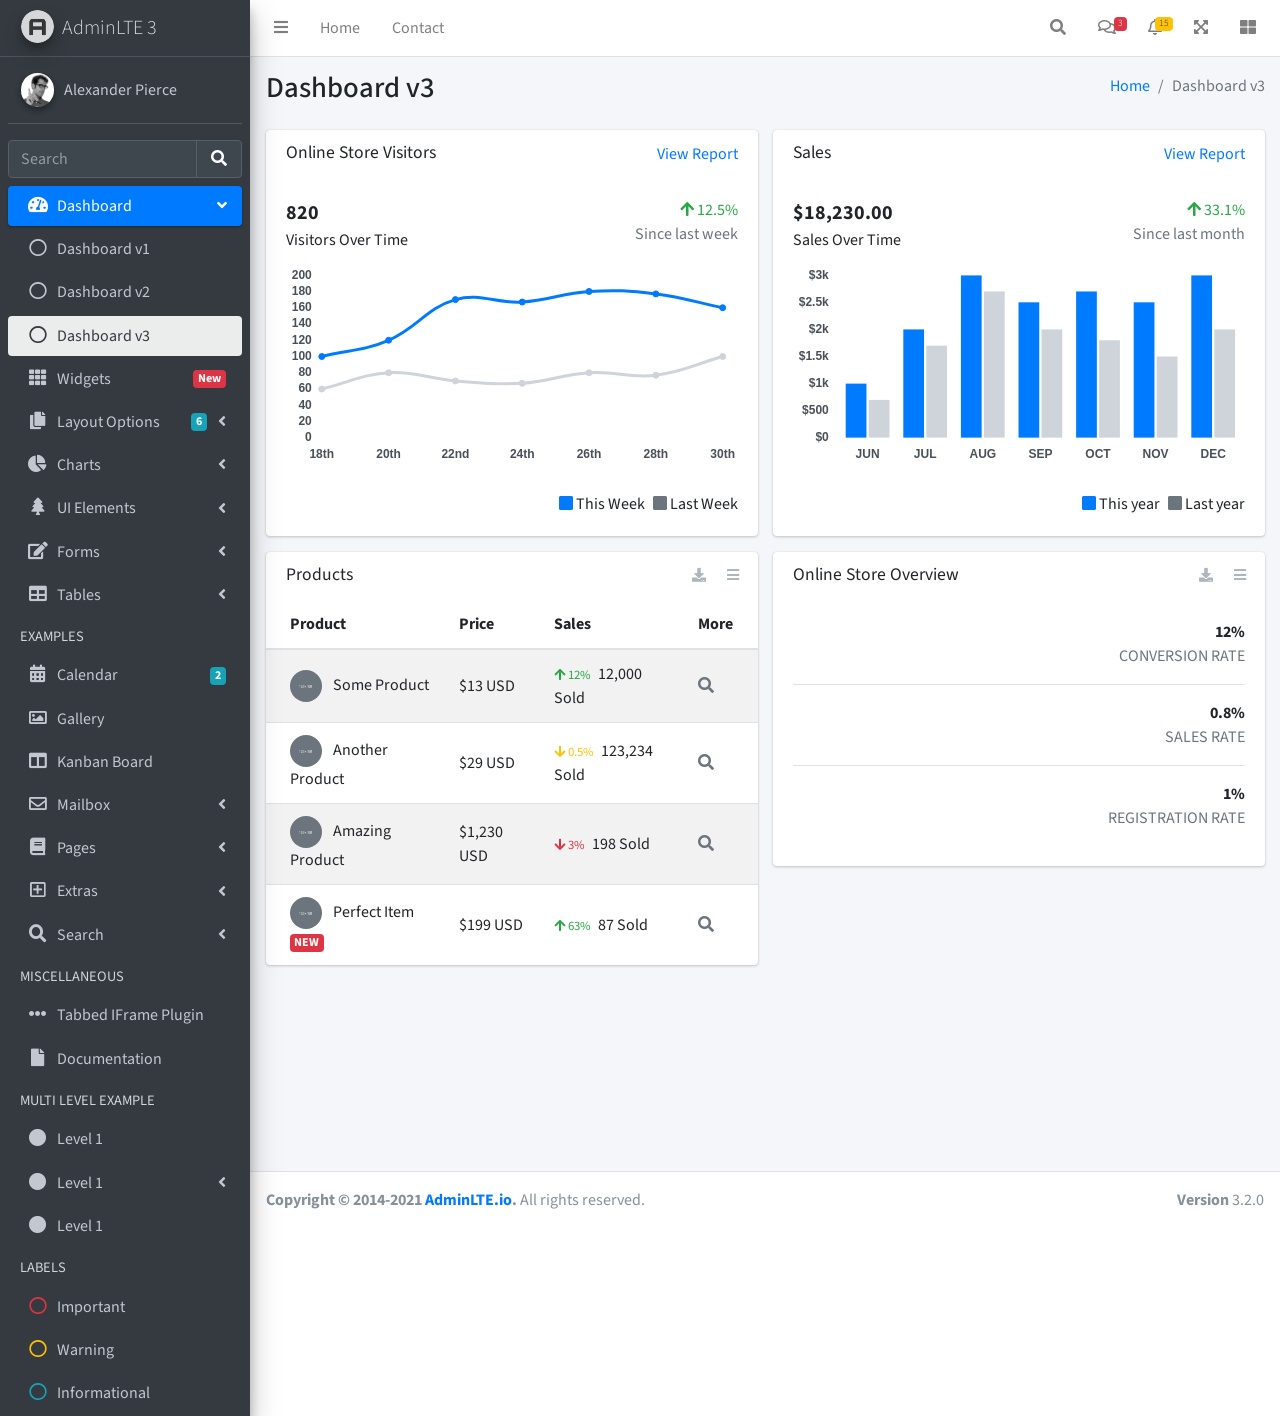
<file: public/adminlte/index3.html>
<!DOCTYPE html>
<html lang="en">
<head>
  <meta charset="utf-8">
  <meta name="viewport" content="width=device-width, initial-scale=1">
  <title>AdminLTE 3 | Dashboard 3</title>

  <!-- Google Font: Source Sans Pro -->
  <link rel="stylesheet" href="https://fonts.googleapis.com/css?family=Source+Sans+Pro:300,400,400i,700&display=fallback">
  <!-- Font Awesome Icons -->
  <link rel="stylesheet" href="plugins/fontawesome-free/css/all.min.css">
  <!-- IonIcons -->
  <link rel="stylesheet" href="https://code.ionicframework.com/ionicons/2.0.1/css/ionicons.min.css">
  <!-- Theme style -->
  <link rel="stylesheet" href="dist/css/adminlte.min.css">
</head>
<!--
`body` tag options:

  Apply one or more of the following classes to to the body tag
  to get the desired effect

  * sidebar-collapse
  * sidebar-mini
-->
<body class="hold-transition sidebar-mini">
<div class="wrapper">
  <!-- Navbar -->
  <nav class="main-header navbar navbar-expand navbar-white navbar-light">
    <!-- Left navbar links -->
    <ul class="navbar-nav">
      <li class="nav-item">
        <a class="nav-link" data-widget="pushmenu" href="#" role="button"><i class="fas fa-bars"></i></a>
      </li>
      <li class="nav-item d-none d-sm-inline-block">
        <a href="index3.html" class="nav-link">Home</a>
      </li>
      <li class="nav-item d-none d-sm-inline-block">
        <a href="#" class="nav-link">Contact</a>
      </li>
    </ul>

    <!-- Right navbar links -->
    <ul class="navbar-nav ml-auto">
      <!-- Navbar Search -->
      <li class="nav-item">
        <a class="nav-link" data-widget="navbar-search" href="#" role="button">
          <i class="fas fa-search"></i>
        </a>
        <div class="navbar-search-block">
          <form class="form-inline">
            <div class="input-group input-group-sm">
              <input class="form-control form-control-navbar" type="search" placeholder="Search" aria-label="Search">
              <div class="input-group-append">
                <button class="btn btn-navbar" type="submit">
                  <i class="fas fa-search"></i>
                </button>
                <button class="btn btn-navbar" type="button" data-widget="navbar-search">
                  <i class="fas fa-times"></i>
                </button>
              </div>
            </div>
          </form>
        </div>
      </li>

      <!-- Messages Dropdown Menu -->
      <li class="nav-item dropdown">
        <a class="nav-link" data-toggle="dropdown" href="#">
          <i class="far fa-comments"></i>
          <span class="badge badge-danger navbar-badge">3</span>
        </a>
        <div class="dropdown-menu dropdown-menu-lg dropdown-menu-right">
          <a href="#" class="dropdown-item">
            <!-- Message Start -->
            <div class="media">
              <img src="dist/img/user1-128x128.jpg" alt="User Avatar" class="img-size-50 mr-3 img-circle">
              <div class="media-body">
                <h3 class="dropdown-item-title">
                  Brad Diesel
                  <span class="float-right text-sm text-danger"><i class="fas fa-star"></i></span>
                </h3>
                <p class="text-sm">Call me whenever you can...</p>
                <p class="text-sm text-muted"><i class="far fa-clock mr-1"></i> 4 Hours Ago</p>
              </div>
            </div>
            <!-- Message End -->
          </a>
          <div class="dropdown-divider"></div>
          <a href="#" class="dropdown-item">
            <!-- Message Start -->
            <div class="media">
              <img src="dist/img/user8-128x128.jpg" alt="User Avatar" class="img-size-50 img-circle mr-3">
              <div class="media-body">
                <h3 class="dropdown-item-title">
                  John Pierce
                  <span class="float-right text-sm text-muted"><i class="fas fa-star"></i></span>
                </h3>
                <p class="text-sm">I got your message bro</p>
                <p class="text-sm text-muted"><i class="far fa-clock mr-1"></i> 4 Hours Ago</p>
              </div>
            </div>
            <!-- Message End -->
          </a>
          <div class="dropdown-divider"></div>
          <a href="#" class="dropdown-item">
            <!-- Message Start -->
            <div class="media">
              <img src="dist/img/user3-128x128.jpg" alt="User Avatar" class="img-size-50 img-circle mr-3">
              <div class="media-body">
                <h3 class="dropdown-item-title">
                  Nora Silvester
                  <span class="float-right text-sm text-warning"><i class="fas fa-star"></i></span>
                </h3>
                <p class="text-sm">The subject goes here</p>
                <p class="text-sm text-muted"><i class="far fa-clock mr-1"></i> 4 Hours Ago</p>
              </div>
            </div>
            <!-- Message End -->
          </a>
          <div class="dropdown-divider"></div>
          <a href="#" class="dropdown-item dropdown-footer">See All Messages</a>
        </div>
      </li>
      <!-- Notifications Dropdown Menu -->
      <li class="nav-item dropdown">
        <a class="nav-link" data-toggle="dropdown" href="#">
          <i class="far fa-bell"></i>
          <span class="badge badge-warning navbar-badge">15</span>
        </a>
        <div class="dropdown-menu dropdown-menu-lg dropdown-menu-right">
          <span class="dropdown-item dropdown-header">15 Notifications</span>
          <div class="dropdown-divider"></div>
          <a href="#" class="dropdown-item">
            <i class="fas fa-envelope mr-2"></i> 4 new messages
            <span class="float-right text-muted text-sm">3 mins</span>
          </a>
          <div class="dropdown-divider"></div>
          <a href="#" class="dropdown-item">
            <i class="fas fa-users mr-2"></i> 8 friend requests
            <span class="float-right text-muted text-sm">12 hours</span>
          </a>
          <div class="dropdown-divider"></div>
          <a href="#" class="dropdown-item">
            <i class="fas fa-file mr-2"></i> 3 new reports
            <span class="float-right text-muted text-sm">2 days</span>
          </a>
          <div class="dropdown-divider"></div>
          <a href="#" class="dropdown-item dropdown-footer">See All Notifications</a>
        </div>
      </li>
      <li class="nav-item">
        <a class="nav-link" data-widget="fullscreen" href="#" role="button">
          <i class="fas fa-expand-arrows-alt"></i>
        </a>
      </li>
      <li class="nav-item">
        <a class="nav-link" data-widget="control-sidebar" data-slide="true" href="#" role="button">
          <i class="fas fa-th-large"></i>
        </a>
      </li>
    </ul>
  </nav>
  <!-- /.navbar -->

  <!-- Main Sidebar Container -->
  <aside class="main-sidebar sidebar-dark-primary elevation-4">
    <!-- Brand Logo -->
    <a href="index3.html" class="brand-link">
      <img src="dist/img/AdminLTELogo.png" alt="AdminLTE Logo" class="brand-image img-circle elevation-3" style="opacity: .8">
      <span class="brand-text font-weight-light">AdminLTE 3</span>
    </a>

    <!-- Sidebar -->
    <div class="sidebar">
      <!-- Sidebar users panel (optional) -->
      <div class="user-panel mt-3 pb-3 mb-3 d-flex">
        <div class="image">
          <img src="dist/img/user2-160x160.jpg" class="img-circle elevation-2" alt="User Image">
        </div>
        <div class="info">
          <a href="#" class="d-block">Alexander Pierce</a>
        </div>
      </div>

      <!-- SidebarSearch Form -->
      <div class="form-inline">
        <div class="input-group" data-widget="sidebar-search">
          <input class="form-control form-control-sidebar" type="search" placeholder="Search" aria-label="Search">
          <div class="input-group-append">
            <button class="btn btn-sidebar">
              <i class="fas fa-search fa-fw"></i>
            </button>
          </div>
        </div>
      </div>

      <!-- Sidebar Menu -->
      <nav class="mt-2">
        <ul class="nav nav-pills nav-sidebar flex-column" data-widget="treeview" role="menu" data-accordion="false">
          <!-- Add icons to the links using the .nav-icon class
               with font-awesome or any other icon font library -->
          <li class="nav-item menu-open">
            <a href="#" class="nav-link active">
              <i class="nav-icon fas fa-tachometer-alt"></i>
              <p>
                Dashboard
                <i class="right fas fa-angle-left"></i>
              </p>
            </a>
            <ul class="nav nav-treeview">
              <li class="nav-item">
                <a href="./index.html" class="nav-link">
                  <i class="far fa-circle nav-icon"></i>
                  <p>Dashboard v1</p>
                </a>
              </li>
              <li class="nav-item">
                <a href="./index2.html" class="nav-link">
                  <i class="far fa-circle nav-icon"></i>
                  <p>Dashboard v2</p>
                </a>
              </li>
              <li class="nav-item">
                <a href="./index3.html" class="nav-link active">
                  <i class="far fa-circle nav-icon"></i>
                  <p>Dashboard v3</p>
                </a>
              </li>
            </ul>
          </li>
          <li class="nav-item">
            <a href="pages/widgets.html" class="nav-link">
              <i class="nav-icon fas fa-th"></i>
              <p>
                Widgets
                <span class="right badge badge-danger">New</span>
              </p>
            </a>
          </li>
          <li class="nav-item">
            <a href="#" class="nav-link">
              <i class="nav-icon fas fa-copy"></i>
              <p>
                Layout Options
                <i class="fas fa-angle-left right"></i>
                <span class="badge badge-info right">6</span>
              </p>
            </a>
            <ul class="nav nav-treeview">
              <li class="nav-item">
                <a href="pages/layout/top-nav.html" class="nav-link">
                  <i class="far fa-circle nav-icon"></i>
                  <p>Top Navigation</p>
                </a>
              </li>
              <li class="nav-item">
                <a href="pages/layout/top-nav-sidebar.html" class="nav-link">
                  <i class="far fa-circle nav-icon"></i>
                  <p>Top Navigation + Sidebar</p>
                </a>
              </li>
              <li class="nav-item">
                <a href="pages/layout/boxed.html" class="nav-link">
                  <i class="far fa-circle nav-icon"></i>
                  <p>Boxed</p>
                </a>
              </li>
              <li class="nav-item">
                <a href="pages/layout/fixed-sidebar.html" class="nav-link">
                  <i class="far fa-circle nav-icon"></i>
                  <p>Fixed Sidebar</p>
                </a>
              </li>
              <li class="nav-item">
                <a href="pages/layout/fixed-sidebar-custom.html" class="nav-link">
                  <i class="far fa-circle nav-icon"></i>
                  <p>Fixed Sidebar <small>+ Custom Area</small></p>
                </a>
              </li>
              <li class="nav-item">
                <a href="pages/layout/fixed-topnav.html" class="nav-link">
                  <i class="far fa-circle nav-icon"></i>
                  <p>Fixed Navbar</p>
                </a>
              </li>
              <li class="nav-item">
                <a href="pages/layout/fixed-footer.html" class="nav-link">
                  <i class="far fa-circle nav-icon"></i>
                  <p>Fixed Footer</p>
                </a>
              </li>
              <li class="nav-item">
                <a href="pages/layout/collapsed-sidebar.html" class="nav-link">
                  <i class="far fa-circle nav-icon"></i>
                  <p>Collapsed Sidebar</p>
                </a>
              </li>
            </ul>
          </li>
          <li class="nav-item">
            <a href="#" class="nav-link">
              <i class="nav-icon fas fa-chart-pie"></i>
              <p>
                Charts
                <i class="right fas fa-angle-left"></i>
              </p>
            </a>
            <ul class="nav nav-treeview">
              <li class="nav-item">
                <a href="pages/charts/chartjs.html" class="nav-link">
                  <i class="far fa-circle nav-icon"></i>
                  <p>ChartJS</p>
                </a>
              </li>
              <li class="nav-item">
                <a href="pages/charts/flot.html" class="nav-link">
                  <i class="far fa-circle nav-icon"></i>
                  <p>Flot</p>
                </a>
              </li>
              <li class="nav-item">
                <a href="pages/charts/inline.html" class="nav-link">
                  <i class="far fa-circle nav-icon"></i>
                  <p>Inline</p>
                </a>
              </li>
              <li class="nav-item">
                <a href="pages/charts/uplot.html" class="nav-link">
                  <i class="far fa-circle nav-icon"></i>
                  <p>uPlot</p>
                </a>
              </li>
            </ul>
          </li>
          <li class="nav-item">
            <a href="#" class="nav-link">
              <i class="nav-icon fas fa-tree"></i>
              <p>
                UI Elements
                <i class="fas fa-angle-left right"></i>
              </p>
            </a>
            <ul class="nav nav-treeview">
              <li class="nav-item">
                <a href="pages/UI/general.html" class="nav-link">
                  <i class="far fa-circle nav-icon"></i>
                  <p>General</p>
                </a>
              </li>
              <li class="nav-item">
                <a href="pages/UI/icons.html" class="nav-link">
                  <i class="far fa-circle nav-icon"></i>
                  <p>Icons</p>
                </a>
              </li>
              <li class="nav-item">
                <a href="pages/UI/buttons.html" class="nav-link">
                  <i class="far fa-circle nav-icon"></i>
                  <p>Buttons</p>
                </a>
              </li>
              <li class="nav-item">
                <a href="pages/UI/sliders.html" class="nav-link">
                  <i class="far fa-circle nav-icon"></i>
                  <p>Sliders</p>
                </a>
              </li>
              <li class="nav-item">
                <a href="pages/UI/modals.html" class="nav-link">
                  <i class="far fa-circle nav-icon"></i>
                  <p>Modals & Alerts</p>
                </a>
              </li>
              <li class="nav-item">
                <a href="pages/UI/navbar.html" class="nav-link">
                  <i class="far fa-circle nav-icon"></i>
                  <p>Navbar & Tabs</p>
                </a>
              </li>
              <li class="nav-item">
                <a href="pages/UI/timeline.html" class="nav-link">
                  <i class="far fa-circle nav-icon"></i>
                  <p>Timeline</p>
                </a>
              </li>
              <li class="nav-item">
                <a href="pages/UI/ribbons.html" class="nav-link">
                  <i class="far fa-circle nav-icon"></i>
                  <p>Ribbons</p>
                </a>
              </li>
            </ul>
          </li>
          <li class="nav-item">
            <a href="#" class="nav-link">
              <i class="nav-icon fas fa-edit"></i>
              <p>
                Forms
                <i class="fas fa-angle-left right"></i>
              </p>
            </a>
            <ul class="nav nav-treeview">
              <li class="nav-item">
                <a href="pages/forms/general.html" class="nav-link">
                  <i class="far fa-circle nav-icon"></i>
                  <p>General Elements</p>
                </a>
              </li>
              <li class="nav-item">
                <a href="pages/forms/advanced.html" class="nav-link">
                  <i class="far fa-circle nav-icon"></i>
                  <p>Advanced Elements</p>
                </a>
              </li>
              <li class="nav-item">
                <a href="pages/forms/editors.html" class="nav-link">
                  <i class="far fa-circle nav-icon"></i>
                  <p>Editors</p>
                </a>
              </li>
              <li class="nav-item">
                <a href="pages/forms/validation.html" class="nav-link">
                  <i class="far fa-circle nav-icon"></i>
                  <p>Validation</p>
                </a>
              </li>
            </ul>
          </li>
          <li class="nav-item">
            <a href="#" class="nav-link">
              <i class="nav-icon fas fa-table"></i>
              <p>
                Tables
                <i class="fas fa-angle-left right"></i>
              </p>
            </a>
            <ul class="nav nav-treeview">
              <li class="nav-item">
                <a href="pages/tables/simple.html" class="nav-link">
                  <i class="far fa-circle nav-icon"></i>
                  <p>Simple Tables</p>
                </a>
              </li>
              <li class="nav-item">
                <a href="pages/tables/data.html" class="nav-link">
                  <i class="far fa-circle nav-icon"></i>
                  <p>DataTables</p>
                </a>
              </li>
              <li class="nav-item">
                <a href="pages/tables/jsgrid.html" class="nav-link">
                  <i class="far fa-circle nav-icon"></i>
                  <p>jsGrid</p>
                </a>
              </li>
            </ul>
          </li>
          <li class="nav-header">EXAMPLES</li>
          <li class="nav-item">
            <a href="pages/calendar.html" class="nav-link">
              <i class="nav-icon fas fa-calendar-alt"></i>
              <p>
                Calendar
                <span class="badge badge-info right">2</span>
              </p>
            </a>
          </li>
          <li class="nav-item">
            <a href="pages/gallery.html" class="nav-link">
              <i class="nav-icon far fa-image"></i>
              <p>
                Gallery
              </p>
            </a>
          </li>
          <li class="nav-item">
            <a href="pages/kanban.html" class="nav-link">
              <i class="nav-icon fas fa-columns"></i>
              <p>
                Kanban Board
              </p>
            </a>
          </li>
          <li class="nav-item">
            <a href="#" class="nav-link">
              <i class="nav-icon far fa-envelope"></i>
              <p>
                Mailbox
                <i class="fas fa-angle-left right"></i>
              </p>
            </a>
            <ul class="nav nav-treeview">
              <li class="nav-item">
                <a href="pages/mailbox/mailbox.html" class="nav-link">
                  <i class="far fa-circle nav-icon"></i>
                  <p>Inbox</p>
                </a>
              </li>
              <li class="nav-item">
                <a href="pages/mailbox/compose.html" class="nav-link">
                  <i class="far fa-circle nav-icon"></i>
                  <p>Compose</p>
                </a>
              </li>
              <li class="nav-item">
                <a href="pages/mailbox/read-mail.html" class="nav-link">
                  <i class="far fa-circle nav-icon"></i>
                  <p>Read</p>
                </a>
              </li>
            </ul>
          </li>
          <li class="nav-item">
            <a href="#" class="nav-link">
              <i class="nav-icon fas fa-book"></i>
              <p>
                Pages
                <i class="fas fa-angle-left right"></i>
              </p>
            </a>
            <ul class="nav nav-treeview">
              <li class="nav-item">
                <a href="pages/examples/invoice.html" class="nav-link">
                  <i class="far fa-circle nav-icon"></i>
                  <p>Invoice</p>
                </a>
              </li>
              <li class="nav-item">
                <a href="pages/examples/profile.html" class="nav-link">
                  <i class="far fa-circle nav-icon"></i>
                  <p>Profile</p>
                </a>
              </li>
              <li class="nav-item">
                <a href="pages/examples/e-commerce.html" class="nav-link">
                  <i class="far fa-circle nav-icon"></i>
                  <p>E-commerce</p>
                </a>
              </li>
              <li class="nav-item">
                <a href="pages/examples/projects.html" class="nav-link">
                  <i class="far fa-circle nav-icon"></i>
                  <p>Projects</p>
                </a>
              </li>
              <li class="nav-item">
                <a href="pages/examples/project-add.html" class="nav-link">
                  <i class="far fa-circle nav-icon"></i>
                  <p>Project Add</p>
                </a>
              </li>
              <li class="nav-item">
                <a href="pages/examples/project-edit.html" class="nav-link">
                  <i class="far fa-circle nav-icon"></i>
                  <p>Project Edit</p>
                </a>
              </li>
              <li class="nav-item">
                <a href="pages/examples/project-detail.html" class="nav-link">
                  <i class="far fa-circle nav-icon"></i>
                  <p>Project Detail</p>
                </a>
              </li>
              <li class="nav-item">
                <a href="pages/examples/contacts.html" class="nav-link">
                  <i class="far fa-circle nav-icon"></i>
                  <p>Contacts</p>
                </a>
              </li>
              <li class="nav-item">
                <a href="pages/examples/faq.html" class="nav-link">
                  <i class="far fa-circle nav-icon"></i>
                  <p>FAQ</p>
                </a>
              </li>
              <li class="nav-item">
                <a href="pages/examples/contact-us.html" class="nav-link">
                  <i class="far fa-circle nav-icon"></i>
                  <p>Contact us</p>
                </a>
              </li>
            </ul>
          </li>
          <li class="nav-item">
            <a href="#" class="nav-link">
              <i class="nav-icon far fa-plus-square"></i>
              <p>
                Extras
                <i class="fas fa-angle-left right"></i>
              </p>
            </a>
            <ul class="nav nav-treeview">
              <li class="nav-item">
                <a href="#" class="nav-link">
                  <i class="far fa-circle nav-icon"></i>
                  <p>
                    Login & Register v1
                    <i class="fas fa-angle-left right"></i>
                  </p>
                </a>
                <ul class="nav nav-treeview">
                  <li class="nav-item">
                    <a href="pages/examples/login.html" class="nav-link">
                      <i class="far fa-circle nav-icon"></i>
                      <p>Login v1</p>
                    </a>
                  </li>
                  <li class="nav-item">
                    <a href="pages/examples/register.html" class="nav-link">
                      <i class="far fa-circle nav-icon"></i>
                      <p>Register v1</p>
                    </a>
                  </li>
                  <li class="nav-item">
                    <a href="pages/examples/forgot-password.html" class="nav-link">
                      <i class="far fa-circle nav-icon"></i>
                      <p>Forgot Password v1</p>
                    </a>
                  </li>
                  <li class="nav-item">
                    <a href="pages/examples/recover-password.html" class="nav-link">
                      <i class="far fa-circle nav-icon"></i>
                      <p>Recover Password v1</p>
                    </a>
                  </li>
                </ul>
              </li>
              <li class="nav-item">
                <a href="#" class="nav-link">
                  <i class="far fa-circle nav-icon"></i>
                  <p>
                    Login & Register v2
                    <i class="fas fa-angle-left right"></i>
                  </p>
                </a>
                <ul class="nav nav-treeview">
                  <li class="nav-item">
                    <a href="pages/examples/login-v2.html" class="nav-link">
                      <i class="far fa-circle nav-icon"></i>
                      <p>Login v2</p>
                    </a>
                  </li>
                  <li class="nav-item">
                    <a href="pages/examples/register-v2.html" class="nav-link">
                      <i class="far fa-circle nav-icon"></i>
                      <p>Register v2</p>
                    </a>
                  </li>
                  <li class="nav-item">
                    <a href="pages/examples/forgot-password-v2.html" class="nav-link">
                      <i class="far fa-circle nav-icon"></i>
                      <p>Forgot Password v2</p>
                    </a>
                  </li>
                  <li class="nav-item">
                    <a href="pages/examples/recover-password-v2.html" class="nav-link">
                      <i class="far fa-circle nav-icon"></i>
                      <p>Recover Password v2</p>
                    </a>
                  </li>
                </ul>
              </li>
              <li class="nav-item">
                <a href="pages/examples/lockscreen.html" class="nav-link">
                  <i class="far fa-circle nav-icon"></i>
                  <p>Lockscreen</p>
                </a>
              </li>
              <li class="nav-item">
                <a href="pages/examples/legacy-user-menu.html" class="nav-link">
                  <i class="far fa-circle nav-icon"></i>
                  <p>Legacy User Menu</p>
                </a>
              </li>
              <li class="nav-item">
                <a href="pages/examples/language-menu.html" class="nav-link">
                  <i class="far fa-circle nav-icon"></i>
                  <p>Language Menu</p>
                </a>
              </li>
              <li class="nav-item">
                <a href="pages/examples/404.html" class="nav-link">
                  <i class="far fa-circle nav-icon"></i>
                  <p>Error 404</p>
                </a>
              </li>
              <li class="nav-item">
                <a href="pages/examples/500.html" class="nav-link">
                  <i class="far fa-circle nav-icon"></i>
                  <p>Error 500</p>
                </a>
              </li>
              <li class="nav-item">
                <a href="pages/examples/pace.html" class="nav-link">
                  <i class="far fa-circle nav-icon"></i>
                  <p>Pace</p>
                </a>
              </li>
              <li class="nav-item">
                <a href="pages/examples/blank.html" class="nav-link">
                  <i class="far fa-circle nav-icon"></i>
                  <p>Blank Page</p>
                </a>
              </li>
              <li class="nav-item">
                <a href="starter.html" class="nav-link">
                  <i class="far fa-circle nav-icon"></i>
                  <p>Starter Page</p>
                </a>
              </li>
            </ul>
          </li>
          <li class="nav-item">
            <a href="#" class="nav-link">
              <i class="nav-icon fas fa-search"></i>
              <p>
                Search
                <i class="fas fa-angle-left right"></i>
              </p>
            </a>
            <ul class="nav nav-treeview">
              <li class="nav-item">
                <a href="pages/search/simple.html" class="nav-link">
                  <i class="far fa-circle nav-icon"></i>
                  <p>Simple Search</p>
                </a>
              </li>
              <li class="nav-item">
                <a href="pages/search/enhanced.html" class="nav-link">
                  <i class="far fa-circle nav-icon"></i>
                  <p>Enhanced</p>
                </a>
              </li>
            </ul>
          </li>
          <li class="nav-header">MISCELLANEOUS</li>
          <li class="nav-item">
            <a href="iframe.html" class="nav-link">
              <i class="nav-icon fas fa-ellipsis-h"></i>
              <p>Tabbed IFrame Plugin</p>
            </a>
          </li>
          <li class="nav-item">
            <a href="https://adminlte.io/docs/3.1/" class="nav-link">
              <i class="nav-icon fas fa-file"></i>
              <p>Documentation</p>
            </a>
          </li>
          <li class="nav-header">MULTI LEVEL EXAMPLE</li>
          <li class="nav-item">
            <a href="#" class="nav-link">
              <i class="fas fa-circle nav-icon"></i>
              <p>Level 1</p>
            </a>
          </li>
          <li class="nav-item">
            <a href="#" class="nav-link">
              <i class="nav-icon fas fa-circle"></i>
              <p>
                Level 1
                <i class="right fas fa-angle-left"></i>
              </p>
            </a>
            <ul class="nav nav-treeview">
              <li class="nav-item">
                <a href="#" class="nav-link">
                  <i class="far fa-circle nav-icon"></i>
                  <p>Level 2</p>
                </a>
              </li>
              <li class="nav-item">
                <a href="#" class="nav-link">
                  <i class="far fa-circle nav-icon"></i>
                  <p>
                    Level 2
                    <i class="right fas fa-angle-left"></i>
                  </p>
                </a>
                <ul class="nav nav-treeview">
                  <li class="nav-item">
                    <a href="#" class="nav-link">
                      <i class="far fa-dot-circle nav-icon"></i>
                      <p>Level 3</p>
                    </a>
                  </li>
                  <li class="nav-item">
                    <a href="#" class="nav-link">
                      <i class="far fa-dot-circle nav-icon"></i>
                      <p>Level 3</p>
                    </a>
                  </li>
                  <li class="nav-item">
                    <a href="#" class="nav-link">
                      <i class="far fa-dot-circle nav-icon"></i>
                      <p>Level 3</p>
                    </a>
                  </li>
                </ul>
              </li>
              <li class="nav-item">
                <a href="#" class="nav-link">
                  <i class="far fa-circle nav-icon"></i>
                  <p>Level 2</p>
                </a>
              </li>
            </ul>
          </li>
          <li class="nav-item">
            <a href="#" class="nav-link">
              <i class="fas fa-circle nav-icon"></i>
              <p>Level 1</p>
            </a>
          </li>
          <li class="nav-header">LABELS</li>
          <li class="nav-item">
            <a href="#" class="nav-link">
              <i class="nav-icon far fa-circle text-danger"></i>
              <p class="text">Important</p>
            </a>
          </li>
          <li class="nav-item">
            <a href="#" class="nav-link">
              <i class="nav-icon far fa-circle text-warning"></i>
              <p>Warning</p>
            </a>
          </li>
          <li class="nav-item">
            <a href="#" class="nav-link">
              <i class="nav-icon far fa-circle text-info"></i>
              <p>Informational</p>
            </a>
          </li>
        </ul>
      </nav>
      <!-- /.sidebar-menu -->
    </div>
    <!-- /.sidebar -->
  </aside>

  <!-- Content Wrapper. Contains page content -->
  <div class="content-wrapper">
    <!-- Content Header (Page header) -->
    <div class="content-header">
      <div class="container-fluid">
        <div class="row mb-2">
          <div class="col-sm-6">
            <h1 class="m-0">Dashboard v3</h1>
          </div><!-- /.col -->
          <div class="col-sm-6">
            <ol class="breadcrumb float-sm-right">
              <li class="breadcrumb-item"><a href="#">Home</a></li>
              <li class="breadcrumb-item active">Dashboard v3</li>
            </ol>
          </div><!-- /.col -->
        </div><!-- /.row -->
      </div><!-- /.container-fluid -->
    </div>
    <!-- /.content-header -->

    <!-- Main content -->
    <div class="content">
      <div class="container-fluid">
        <div class="row">
          <div class="col-lg-6">
            <div class="card">
              <div class="card-header border-0">
                <div class="d-flex justify-content-between">
                  <h3 class="card-title">Online Store Visitors</h3>
                  <a href="javascript:void(0);">View Report</a>
                </div>
              </div>
              <div class="card-body">
                <div class="d-flex">
                  <p class="d-flex flex-column">
                    <span class="text-bold text-lg">820</span>
                    <span>Visitors Over Time</span>
                  </p>
                  <p class="ml-auto d-flex flex-column text-right">
                    <span class="text-success">
                      <i class="fas fa-arrow-up"></i> 12.5%
                    </span>
                    <span class="text-muted">Since last week</span>
                  </p>
                </div>
                <!-- /.d-flex -->

                <div class="position-relative mb-4">
                  <canvas id="visitors-chart" height="200"></canvas>
                </div>

                <div class="d-flex flex-row justify-content-end">
                  <span class="mr-2">
                    <i class="fas fa-square text-primary"></i> This Week
                  </span>

                  <span>
                    <i class="fas fa-square text-gray"></i> Last Week
                  </span>
                </div>
              </div>
            </div>
            <!-- /.card -->

            <div class="card">
              <div class="card-header border-0">
                <h3 class="card-title">Products</h3>
                <div class="card-tools">
                  <a href="#" class="btn btn-tool btn-sm">
                    <i class="fas fa-download"></i>
                  </a>
                  <a href="#" class="btn btn-tool btn-sm">
                    <i class="fas fa-bars"></i>
                  </a>
                </div>
              </div>
              <div class="card-body table-responsive p-0">
                <table class="table table-striped table-valign-middle">
                  <thead>
                  <tr>
                    <th>Product</th>
                    <th>Price</th>
                    <th>Sales</th>
                    <th>More</th>
                  </tr>
                  </thead>
                  <tbody>
                  <tr>
                    <td>
                      <img src="dist/img/default-150x150.png" alt="Product 1" class="img-circle img-size-32 mr-2">
                      Some Product
                    </td>
                    <td>$13 USD</td>
                    <td>
                      <small class="text-success mr-1">
                        <i class="fas fa-arrow-up"></i>
                        12%
                      </small>
                      12,000 Sold
                    </td>
                    <td>
                      <a href="#" class="text-muted">
                        <i class="fas fa-search"></i>
                      </a>
                    </td>
                  </tr>
                  <tr>
                    <td>
                      <img src="dist/img/default-150x150.png" alt="Product 1" class="img-circle img-size-32 mr-2">
                      Another Product
                    </td>
                    <td>$29 USD</td>
                    <td>
                      <small class="text-warning mr-1">
                        <i class="fas fa-arrow-down"></i>
                        0.5%
                      </small>
                      123,234 Sold
                    </td>
                    <td>
                      <a href="#" class="text-muted">
                        <i class="fas fa-search"></i>
                      </a>
                    </td>
                  </tr>
                  <tr>
                    <td>
                      <img src="dist/img/default-150x150.png" alt="Product 1" class="img-circle img-size-32 mr-2">
                      Amazing Product
                    </td>
                    <td>$1,230 USD</td>
                    <td>
                      <small class="text-danger mr-1">
                        <i class="fas fa-arrow-down"></i>
                        3%
                      </small>
                      198 Sold
                    </td>
                    <td>
                      <a href="#" class="text-muted">
                        <i class="fas fa-search"></i>
                      </a>
                    </td>
                  </tr>
                  <tr>
                    <td>
                      <img src="dist/img/default-150x150.png" alt="Product 1" class="img-circle img-size-32 mr-2">
                      Perfect Item
                      <span class="badge bg-danger">NEW</span>
                    </td>
                    <td>$199 USD</td>
                    <td>
                      <small class="text-success mr-1">
                        <i class="fas fa-arrow-up"></i>
                        63%
                      </small>
                      87 Sold
                    </td>
                    <td>
                      <a href="#" class="text-muted">
                        <i class="fas fa-search"></i>
                      </a>
                    </td>
                  </tr>
                  </tbody>
                </table>
              </div>
            </div>
            <!-- /.card -->
          </div>
          <!-- /.col-md-6 -->
          <div class="col-lg-6">
            <div class="card">
              <div class="card-header border-0">
                <div class="d-flex justify-content-between">
                  <h3 class="card-title">Sales</h3>
                  <a href="javascript:void(0);">View Report</a>
                </div>
              </div>
              <div class="card-body">
                <div class="d-flex">
                  <p class="d-flex flex-column">
                    <span class="text-bold text-lg">$18,230.00</span>
                    <span>Sales Over Time</span>
                  </p>
                  <p class="ml-auto d-flex flex-column text-right">
                    <span class="text-success">
                      <i class="fas fa-arrow-up"></i> 33.1%
                    </span>
                    <span class="text-muted">Since last month</span>
                  </p>
                </div>
                <!-- /.d-flex -->

                <div class="position-relative mb-4">
                  <canvas id="sales-chart" height="200"></canvas>
                </div>

                <div class="d-flex flex-row justify-content-end">
                  <span class="mr-2">
                    <i class="fas fa-square text-primary"></i> This year
                  </span>

                  <span>
                    <i class="fas fa-square text-gray"></i> Last year
                  </span>
                </div>
              </div>
            </div>
            <!-- /.card -->

            <div class="card">
              <div class="card-header border-0">
                <h3 class="card-title">Online Store Overview</h3>
                <div class="card-tools">
                  <a href="#" class="btn btn-sm btn-tool">
                    <i class="fas fa-download"></i>
                  </a>
                  <a href="#" class="btn btn-sm btn-tool">
                    <i class="fas fa-bars"></i>
                  </a>
                </div>
              </div>
              <div class="card-body">
                <div class="d-flex justify-content-between align-items-center border-bottom mb-3">
                  <p class="text-success text-xl">
                    <i class="ion ion-ios-refresh-empty"></i>
                  </p>
                  <p class="d-flex flex-column text-right">
                    <span class="font-weight-bold">
                      <i class="ion ion-android-arrow-up text-success"></i> 12%
                    </span>
                    <span class="text-muted">CONVERSION RATE</span>
                  </p>
                </div>
                <!-- /.d-flex -->
                <div class="d-flex justify-content-between align-items-center border-bottom mb-3">
                  <p class="text-warning text-xl">
                    <i class="ion ion-ios-cart-outline"></i>
                  </p>
                  <p class="d-flex flex-column text-right">
                    <span class="font-weight-bold">
                      <i class="ion ion-android-arrow-up text-warning"></i> 0.8%
                    </span>
                    <span class="text-muted">SALES RATE</span>
                  </p>
                </div>
                <!-- /.d-flex -->
                <div class="d-flex justify-content-between align-items-center mb-0">
                  <p class="text-danger text-xl">
                    <i class="ion ion-ios-people-outline"></i>
                  </p>
                  <p class="d-flex flex-column text-right">
                    <span class="font-weight-bold">
                      <i class="ion ion-android-arrow-down text-danger"></i> 1%
                    </span>
                    <span class="text-muted">REGISTRATION RATE</span>
                  </p>
                </div>
                <!-- /.d-flex -->
              </div>
            </div>
          </div>
          <!-- /.col-md-6 -->
        </div>
        <!-- /.row -->
      </div>
      <!-- /.container-fluid -->
    </div>
    <!-- /.content -->
  </div>
  <!-- /.content-wrapper -->

  <!-- Control Sidebar -->
  <aside class="control-sidebar control-sidebar-dark">
    <!-- Control sidebar content goes here -->
  </aside>
  <!-- /.control-sidebar -->

  <!-- Main Footer -->
  <footer class="main-footer">
    <strong>Copyright &copy; 2014-2021 <a href="https://adminlte.io">AdminLTE.io</a>.</strong>
    All rights reserved.
    <div class="float-right d-none d-sm-inline-block">
      <b>Version</b> 3.2.0
    </div>
  </footer>
</div>
<!-- ./wrapper -->

<!-- REQUIRED SCRIPTS -->

<!-- jQuery -->
<script src="plugins/jquery/jquery.min.js"></script>
<!-- Bootstrap -->
<script src="plugins/bootstrap/js/bootstrap.bundle.min.js"></script>
<!-- AdminLTE -->
<script src="dist/js/adminlte.js"></script>

<!-- OPTIONAL SCRIPTS -->
<script src="plugins/chart.js/Chart.min.js"></script>
<!-- AdminLTE for demo purposes -->
<script src="dist/js/demo.js"></script>
<!-- AdminLTE dashboard demo (This is only for demo purposes) -->
<script src="dist/js/pages/dashboard3.js"></script>
</body>
</html>
</file>
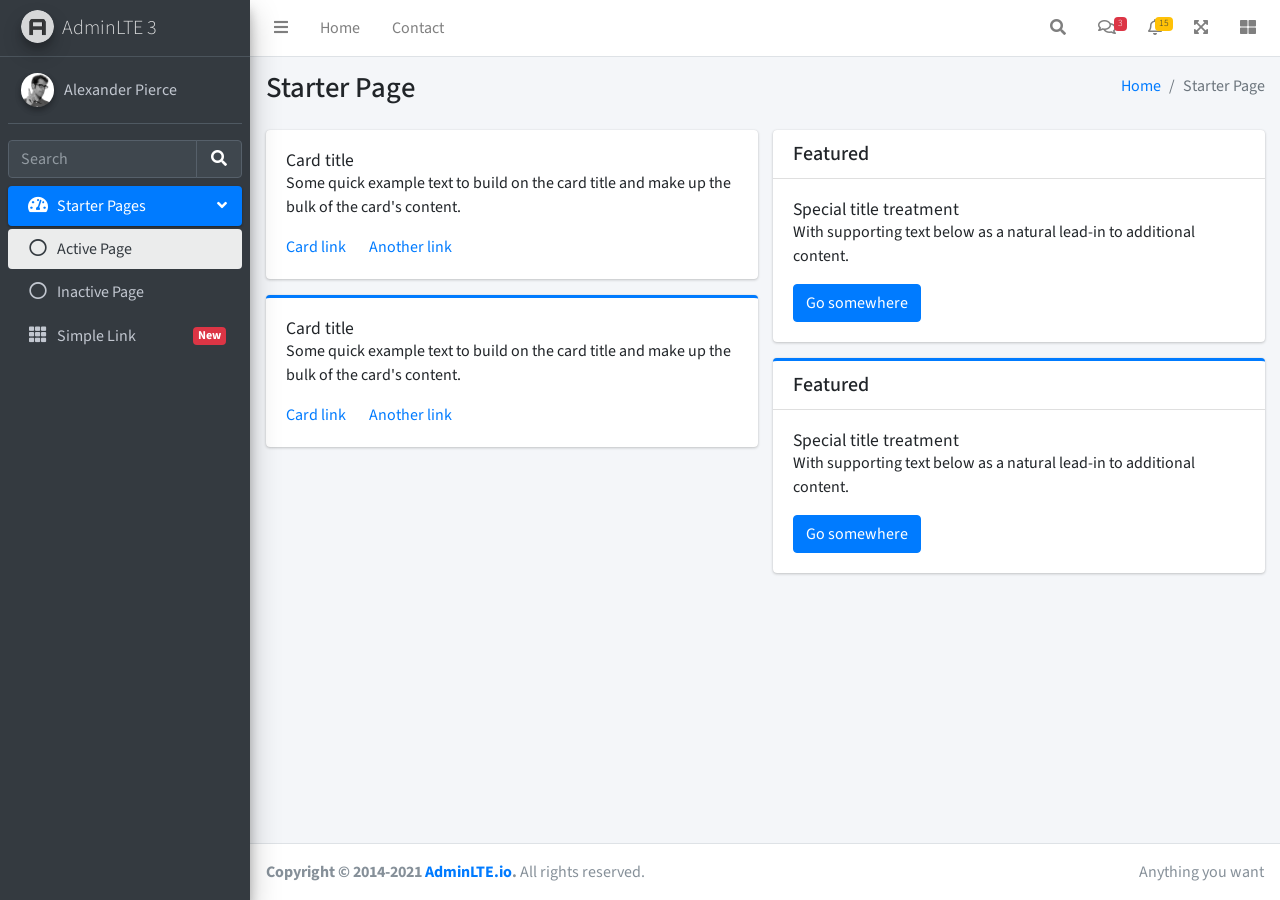
<file: public/adminlte/starter.html>
<!DOCTYPE html>
<!--
This is a starter template page. Use this page to start your new project from
scratch. This page gets rid of all links and provides the needed markup only.
-->
<html lang="en">
<head>
  <meta charset="utf-8">
  <meta name="viewport" content="width=device-width, initial-scale=1">
  <title>AdminLTE 3 | Starter</title>

  <!-- Google Font: Source Sans Pro -->
  <link rel="stylesheet" href="https://fonts.googleapis.com/css?family=Source+Sans+Pro:300,400,400i,700&display=fallback">
  <!-- Font Awesome Icons -->
  <link rel="stylesheet" href="plugins/fontawesome-free/css/all.min.css">
  <!-- Theme style -->
  <link rel="stylesheet" href="dist/css/adminlte.min.css">
</head>
<body class="hold-transition sidebar-mini">
<div class="wrapper">

  <!-- Navbar -->
  <nav class="main-header navbar navbar-expand navbar-white navbar-light">
    <!-- Left navbar links -->
    <ul class="navbar-nav">
      <li class="nav-item">
        <a class="nav-link" data-widget="pushmenu" href="#" role="button"><i class="fas fa-bars"></i></a>
      </li>
      <li class="nav-item d-none d-sm-inline-block">
        <a href="index3.html" class="nav-link">Home</a>
      </li>
      <li class="nav-item d-none d-sm-inline-block">
        <a href="#" class="nav-link">Contact</a>
      </li>
    </ul>

    <!-- Right navbar links -->
    <ul class="navbar-nav ml-auto">
      <!-- Navbar Search -->
      <li class="nav-item">
        <a class="nav-link" data-widget="navbar-search" href="#" role="button">
          <i class="fas fa-search"></i>
        </a>
        <div class="navbar-search-block">
          <form class="form-inline">
            <div class="input-group input-group-sm">
              <input class="form-control form-control-navbar" type="search" placeholder="Search" aria-label="Search">
              <div class="input-group-append">
                <button class="btn btn-navbar" type="submit">
                  <i class="fas fa-search"></i>
                </button>
                <button class="btn btn-navbar" type="button" data-widget="navbar-search">
                  <i class="fas fa-times"></i>
                </button>
              </div>
            </div>
          </form>
        </div>
      </li>

      <!-- Messages Dropdown Menu -->
      <li class="nav-item dropdown">
        <a class="nav-link" data-toggle="dropdown" href="#">
          <i class="far fa-comments"></i>
          <span class="badge badge-danger navbar-badge">3</span>
        </a>
        <div class="dropdown-menu dropdown-menu-lg dropdown-menu-right">
          <a href="#" class="dropdown-item">
            <!-- Message Start -->
            <div class="media">
              <img src="dist/img/user1-128x128.jpg" alt="User Avatar" class="img-size-50 mr-3 img-circle">
              <div class="media-body">
                <h3 class="dropdown-item-title">
                  Brad Diesel
                  <span class="float-right text-sm text-danger"><i class="fas fa-star"></i></span>
                </h3>
                <p class="text-sm">Call me whenever you can...</p>
                <p class="text-sm text-muted"><i class="far fa-clock mr-1"></i> 4 Hours Ago</p>
              </div>
            </div>
            <!-- Message End -->
          </a>
          <div class="dropdown-divider"></div>
          <a href="#" class="dropdown-item">
            <!-- Message Start -->
            <div class="media">
              <img src="dist/img/user8-128x128.jpg" alt="User Avatar" class="img-size-50 img-circle mr-3">
              <div class="media-body">
                <h3 class="dropdown-item-title">
                  John Pierce
                  <span class="float-right text-sm text-muted"><i class="fas fa-star"></i></span>
                </h3>
                <p class="text-sm">I got your message bro</p>
                <p class="text-sm text-muted"><i class="far fa-clock mr-1"></i> 4 Hours Ago</p>
              </div>
            </div>
            <!-- Message End -->
          </a>
          <div class="dropdown-divider"></div>
          <a href="#" class="dropdown-item">
            <!-- Message Start -->
            <div class="media">
              <img src="dist/img/user3-128x128.jpg" alt="User Avatar" class="img-size-50 img-circle mr-3">
              <div class="media-body">
                <h3 class="dropdown-item-title">
                  Nora Silvester
                  <span class="float-right text-sm text-warning"><i class="fas fa-star"></i></span>
                </h3>
                <p class="text-sm">The subject goes here</p>
                <p class="text-sm text-muted"><i class="far fa-clock mr-1"></i> 4 Hours Ago</p>
              </div>
            </div>
            <!-- Message End -->
          </a>
          <div class="dropdown-divider"></div>
          <a href="#" class="dropdown-item dropdown-footer">See All Messages</a>
        </div>
      </li>
      <!-- Notifications Dropdown Menu -->
      <li class="nav-item dropdown">
        <a class="nav-link" data-toggle="dropdown" href="#">
          <i class="far fa-bell"></i>
          <span class="badge badge-warning navbar-badge">15</span>
        </a>
        <div class="dropdown-menu dropdown-menu-lg dropdown-menu-right">
          <span class="dropdown-header">15 Notifications</span>
          <div class="dropdown-divider"></div>
          <a href="#" class="dropdown-item">
            <i class="fas fa-envelope mr-2"></i> 4 new messages
            <span class="float-right text-muted text-sm">3 mins</span>
          </a>
          <div class="dropdown-divider"></div>
          <a href="#" class="dropdown-item">
            <i class="fas fa-users mr-2"></i> 8 friend requests
            <span class="float-right text-muted text-sm">12 hours</span>
          </a>
          <div class="dropdown-divider"></div>
          <a href="#" class="dropdown-item">
            <i class="fas fa-file mr-2"></i> 3 new reports
            <span class="float-right text-muted text-sm">2 days</span>
          </a>
          <div class="dropdown-divider"></div>
          <a href="#" class="dropdown-item dropdown-footer">See All Notifications</a>
        </div>
      </li>
      <li class="nav-item">
        <a class="nav-link" data-widget="fullscreen" href="#" role="button">
          <i class="fas fa-expand-arrows-alt"></i>
        </a>
      </li>
      <li class="nav-item">
        <a class="nav-link" data-widget="control-sidebar" data-slide="true" href="#" role="button">
          <i class="fas fa-th-large"></i>
        </a>
      </li>
    </ul>
  </nav>
  <!-- /.navbar -->

  <!-- Main Sidebar Container -->
  <aside class="main-sidebar sidebar-dark-primary elevation-4">
    <!-- Brand Logo -->
    <a href="index3.html" class="brand-link">
      <img src="dist/img/AdminLTELogo.png" alt="AdminLTE Logo" class="brand-image img-circle elevation-3" style="opacity: .8">
      <span class="brand-text font-weight-light">AdminLTE 3</span>
    </a>

    <!-- Sidebar -->
    <div class="sidebar">
      <!-- Sidebar users panel (optional) -->
      <div class="user-panel mt-3 pb-3 mb-3 d-flex">
        <div class="image">
          <img src="dist/img/user2-160x160.jpg" class="img-circle elevation-2" alt="User Image">
        </div>
        <div class="info">
          <a href="#" class="d-block">Alexander Pierce</a>
        </div>
      </div>

      <!-- SidebarSearch Form -->
      <div class="form-inline">
        <div class="input-group" data-widget="sidebar-search">
          <input class="form-control form-control-sidebar" type="search" placeholder="Search" aria-label="Search">
          <div class="input-group-append">
            <button class="btn btn-sidebar">
              <i class="fas fa-search fa-fw"></i>
            </button>
          </div>
        </div>
      </div>

      <!-- Sidebar Menu -->
      <nav class="mt-2">
        <ul class="nav nav-pills nav-sidebar flex-column" data-widget="treeview" role="menu" data-accordion="false">
          <!-- Add icons to the links using the .nav-icon class
               with font-awesome or any other icon font library -->
          <li class="nav-item menu-open">
            <a href="#" class="nav-link active">
              <i class="nav-icon fas fa-tachometer-alt"></i>
              <p>
                Starter Pages
                <i class="right fas fa-angle-left"></i>
              </p>
            </a>
            <ul class="nav nav-treeview">
              <li class="nav-item">
                <a href="#" class="nav-link active">
                  <i class="far fa-circle nav-icon"></i>
                  <p>Active Page</p>
                </a>
              </li>
              <li class="nav-item">
                <a href="#" class="nav-link">
                  <i class="far fa-circle nav-icon"></i>
                  <p>Inactive Page</p>
                </a>
              </li>
            </ul>
          </li>
          <li class="nav-item">
            <a href="#" class="nav-link">
              <i class="nav-icon fas fa-th"></i>
              <p>
                Simple Link
                <span class="right badge badge-danger">New</span>
              </p>
            </a>
          </li>
        </ul>
      </nav>
      <!-- /.sidebar-menu -->
    </div>
    <!-- /.sidebar -->
  </aside>

  <!-- Content Wrapper. Contains page content -->
  <div class="content-wrapper">
    <!-- Content Header (Page header) -->
    <div class="content-header">
      <div class="container-fluid">
        <div class="row mb-2">
          <div class="col-sm-6">
            <h1 class="m-0">Starter Page</h1>
          </div><!-- /.col -->
          <div class="col-sm-6">
            <ol class="breadcrumb float-sm-right">
              <li class="breadcrumb-item"><a href="#">Home</a></li>
              <li class="breadcrumb-item active">Starter Page</li>
            </ol>
          </div><!-- /.col -->
        </div><!-- /.row -->
      </div><!-- /.container-fluid -->
    </div>
    <!-- /.content-header -->

    <!-- Main content -->
    <div class="content">
      <div class="container-fluid">
        <div class="row">
          <div class="col-lg-6">
            <div class="card">
              <div class="card-body">
                <h5 class="card-title">Card title</h5>

                <p class="card-text">
                  Some quick example text to build on the card title and make up the bulk of the card's
                  content.
                </p>

                <a href="#" class="card-link">Card link</a>
                <a href="#" class="card-link">Another link</a>
              </div>
            </div>

            <div class="card card-primary card-outline">
              <div class="card-body">
                <h5 class="card-title">Card title</h5>

                <p class="card-text">
                  Some quick example text to build on the card title and make up the bulk of the card's
                  content.
                </p>
                <a href="#" class="card-link">Card link</a>
                <a href="#" class="card-link">Another link</a>
              </div>
            </div><!-- /.card -->
          </div>
          <!-- /.col-md-6 -->
          <div class="col-lg-6">
            <div class="card">
              <div class="card-header">
                <h5 class="m-0">Featured</h5>
              </div>
              <div class="card-body">
                <h6 class="card-title">Special title treatment</h6>

                <p class="card-text">With supporting text below as a natural lead-in to additional content.</p>
                <a href="#" class="btn btn-primary">Go somewhere</a>
              </div>
            </div>

            <div class="card card-primary card-outline">
              <div class="card-header">
                <h5 class="m-0">Featured</h5>
              </div>
              <div class="card-body">
                <h6 class="card-title">Special title treatment</h6>

                <p class="card-text">With supporting text below as a natural lead-in to additional content.</p>
                <a href="#" class="btn btn-primary">Go somewhere</a>
              </div>
            </div>
          </div>
          <!-- /.col-md-6 -->
        </div>
        <!-- /.row -->
      </div><!-- /.container-fluid -->
    </div>
    <!-- /.content -->
  </div>
  <!-- /.content-wrapper -->

  <!-- Control Sidebar -->
  <aside class="control-sidebar control-sidebar-dark">
    <!-- Control sidebar content goes here -->
    <div class="p-3">
      <h5>Title</h5>
      <p>Sidebar content</p>
    </div>
  </aside>
  <!-- /.control-sidebar -->

  <!-- Main Footer -->
  <footer class="main-footer">
    <!-- To the right -->
    <div class="float-right d-none d-sm-inline">
      Anything you want
    </div>
    <!-- Default to the left -->
    <strong>Copyright &copy; 2014-2021 <a href="https://adminlte.io">AdminLTE.io</a>.</strong> All rights reserved.
  </footer>
</div>
<!-- ./wrapper -->

<!-- REQUIRED SCRIPTS -->

<!-- jQuery -->
<script src="plugins/jquery/jquery.min.js"></script>
<!-- Bootstrap 4 -->
<script src="plugins/bootstrap/js/bootstrap.bundle.min.js"></script>
<!-- AdminLTE App -->
<script src="dist/js/adminlte.min.js"></script>
</body>
</html>
</file>
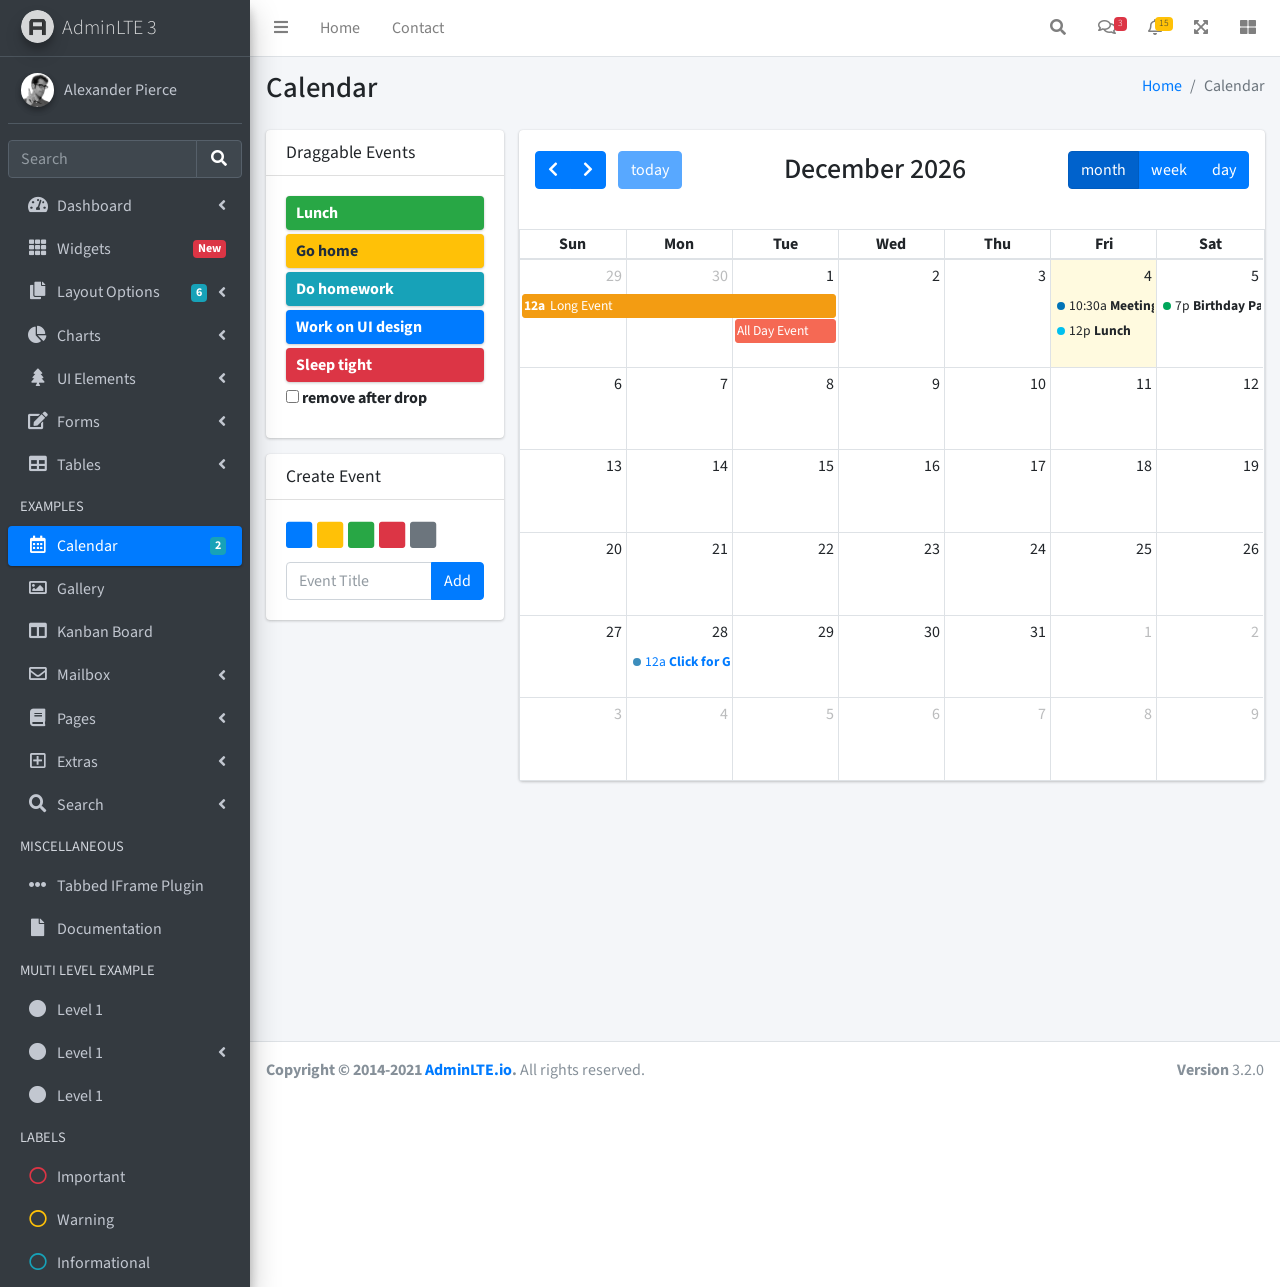
<file: public/adminlte/pages/calendar.html>
<!DOCTYPE html>
<html lang="en">
<head>
  <meta charset="utf-8">
  <meta name="viewport" content="width=device-width, initial-scale=1">
  <title>AdminLTE 3 | Calendar</title>

  <!-- Google Font: Source Sans Pro -->
  <link rel="stylesheet" href="https://fonts.googleapis.com/css?family=Source+Sans+Pro:300,400,400i,700&display=fallback">
  <!-- Font Awesome -->
  <link rel="stylesheet" href="../plugins/fontawesome-free/css/all.min.css">
  <!-- fullCalendar -->
  <link rel="stylesheet" href="../plugins/fullcalendar/main.css">
  <!-- Theme style -->
  <link rel="stylesheet" href="../dist/css/adminlte.min.css">
</head>
<body class="hold-transition sidebar-mini">
<div class="wrapper">
  <!-- Navbar -->
  <nav class="main-header navbar navbar-expand navbar-white navbar-light">
    <!-- Left navbar links -->
    <ul class="navbar-nav">
      <li class="nav-item">
        <a class="nav-link" data-widget="pushmenu" href="#" role="button"><i class="fas fa-bars"></i></a>
      </li>
      <li class="nav-item d-none d-sm-inline-block">
        <a href="../index3.html" class="nav-link">Home</a>
      </li>
      <li class="nav-item d-none d-sm-inline-block">
        <a href="#" class="nav-link">Contact</a>
      </li>
    </ul>

    <!-- Right navbar links -->
    <ul class="navbar-nav ml-auto">
      <!-- Navbar Search -->
      <li class="nav-item">
        <a class="nav-link" data-widget="navbar-search" href="#" role="button">
          <i class="fas fa-search"></i>
        </a>
        <div class="navbar-search-block">
          <form class="form-inline">
            <div class="input-group input-group-sm">
              <input class="form-control form-control-navbar" type="search" placeholder="Search" aria-label="Search">
              <div class="input-group-append">
                <button class="btn btn-navbar" type="submit">
                  <i class="fas fa-search"></i>
                </button>
                <button class="btn btn-navbar" type="button" data-widget="navbar-search">
                  <i class="fas fa-times"></i>
                </button>
              </div>
            </div>
          </form>
        </div>
      </li>

      <!-- Messages Dropdown Menu -->
      <li class="nav-item dropdown">
        <a class="nav-link" data-toggle="dropdown" href="#">
          <i class="far fa-comments"></i>
          <span class="badge badge-danger navbar-badge">3</span>
        </a>
        <div class="dropdown-menu dropdown-menu-lg dropdown-menu-right">
          <a href="#" class="dropdown-item">
            <!-- Message Start -->
            <div class="media">
              <img src="../dist/img/user1-128x128.jpg" alt="User Avatar" class="img-size-50 mr-3 img-circle">
              <div class="media-body">
                <h3 class="dropdown-item-title">
                  Brad Diesel
                  <span class="float-right text-sm text-danger"><i class="fas fa-star"></i></span>
                </h3>
                <p class="text-sm">Call me whenever you can...</p>
                <p class="text-sm text-muted"><i class="far fa-clock mr-1"></i> 4 Hours Ago</p>
              </div>
            </div>
            <!-- Message End -->
          </a>
          <div class="dropdown-divider"></div>
          <a href="#" class="dropdown-item">
            <!-- Message Start -->
            <div class="media">
              <img src="../dist/img/user8-128x128.jpg" alt="User Avatar" class="img-size-50 img-circle mr-3">
              <div class="media-body">
                <h3 class="dropdown-item-title">
                  John Pierce
                  <span class="float-right text-sm text-muted"><i class="fas fa-star"></i></span>
                </h3>
                <p class="text-sm">I got your message bro</p>
                <p class="text-sm text-muted"><i class="far fa-clock mr-1"></i> 4 Hours Ago</p>
              </div>
            </div>
            <!-- Message End -->
          </a>
          <div class="dropdown-divider"></div>
          <a href="#" class="dropdown-item">
            <!-- Message Start -->
            <div class="media">
              <img src="../dist/img/user3-128x128.jpg" alt="User Avatar" class="img-size-50 img-circle mr-3">
              <div class="media-body">
                <h3 class="dropdown-item-title">
                  Nora Silvester
                  <span class="float-right text-sm text-warning"><i class="fas fa-star"></i></span>
                </h3>
                <p class="text-sm">The subject goes here</p>
                <p class="text-sm text-muted"><i class="far fa-clock mr-1"></i> 4 Hours Ago</p>
              </div>
            </div>
            <!-- Message End -->
          </a>
          <div class="dropdown-divider"></div>
          <a href="#" class="dropdown-item dropdown-footer">See All Messages</a>
        </div>
      </li>
      <!-- Notifications Dropdown Menu -->
      <li class="nav-item dropdown">
        <a class="nav-link" data-toggle="dropdown" href="#">
          <i class="far fa-bell"></i>
          <span class="badge badge-warning navbar-badge">15</span>
        </a>
        <div class="dropdown-menu dropdown-menu-lg dropdown-menu-right">
          <span class="dropdown-item dropdown-header">15 Notifications</span>
          <div class="dropdown-divider"></div>
          <a href="#" class="dropdown-item">
            <i class="fas fa-envelope mr-2"></i> 4 new messages
            <span class="float-right text-muted text-sm">3 mins</span>
          </a>
          <div class="dropdown-divider"></div>
          <a href="#" class="dropdown-item">
            <i class="fas fa-users mr-2"></i> 8 friend requests
            <span class="float-right text-muted text-sm">12 hours</span>
          </a>
          <div class="dropdown-divider"></div>
          <a href="#" class="dropdown-item">
            <i class="fas fa-file mr-2"></i> 3 new reports
            <span class="float-right text-muted text-sm">2 days</span>
          </a>
          <div class="dropdown-divider"></div>
          <a href="#" class="dropdown-item dropdown-footer">See All Notifications</a>
        </div>
      </li>
      <li class="nav-item">
        <a class="nav-link" data-widget="fullscreen" href="#" role="button">
          <i class="fas fa-expand-arrows-alt"></i>
        </a>
      </li>
      <li class="nav-item">
        <a class="nav-link" data-widget="control-sidebar" data-slide="true" href="#" role="button">
          <i class="fas fa-th-large"></i>
        </a>
      </li>
    </ul>
  </nav>
  <!-- /.navbar -->

  <!-- Main Sidebar Container -->
  <aside class="main-sidebar sidebar-dark-primary elevation-4">
    <!-- Brand Logo -->
    <a href="../index3.html" class="brand-link">
      <img src="../dist/img/AdminLTELogo.png" alt="AdminLTE Logo" class="brand-image img-circle elevation-3" style="opacity: .8">
      <span class="brand-text font-weight-light">AdminLTE 3</span>
    </a>

    <!-- Sidebar -->
    <div class="sidebar">
      <!-- Sidebar users panel (optional) -->
      <div class="user-panel mt-3 pb-3 mb-3 d-flex">
        <div class="image">
          <img src="../dist/img/user2-160x160.jpg" class="img-circle elevation-2" alt="User Image">
        </div>
        <div class="info">
          <a href="#" class="d-block">Alexander Pierce</a>
        </div>
      </div>

      <!-- SidebarSearch Form -->
      <div class="form-inline">
        <div class="input-group" data-widget="sidebar-search">
          <input class="form-control form-control-sidebar" type="search" placeholder="Search" aria-label="Search">
          <div class="input-group-append">
            <button class="btn btn-sidebar">
              <i class="fas fa-search fa-fw"></i>
            </button>
          </div>
        </div>
      </div>

      <!-- Sidebar Menu -->
      <nav class="mt-2">
        <ul class="nav nav-pills nav-sidebar flex-column" data-widget="treeview" role="menu" data-accordion="false">
          <!-- Add icons to the links using the .nav-icon class
               with font-awesome or any other icon font library -->
          <li class="nav-item">
            <a href="#" class="nav-link">
              <i class="nav-icon fas fa-tachometer-alt"></i>
              <p>
                Dashboard
                <i class="right fas fa-angle-left"></i>
              </p>
            </a>
            <ul class="nav nav-treeview">
              <li class="nav-item">
                <a href="../index.html" class="nav-link">
                  <i class="far fa-circle nav-icon"></i>
                  <p>Dashboard v1</p>
                </a>
              </li>
              <li class="nav-item">
                <a href="../index2.html" class="nav-link">
                  <i class="far fa-circle nav-icon"></i>
                  <p>Dashboard v2</p>
                </a>
              </li>
              <li class="nav-item">
                <a href="../index3.html" class="nav-link">
                  <i class="far fa-circle nav-icon"></i>
                  <p>Dashboard v3</p>
                </a>
              </li>
            </ul>
          </li>
          <li class="nav-item">
            <a href="widgets.html" class="nav-link">
              <i class="nav-icon fas fa-th"></i>
              <p>
                Widgets
                <span class="right badge badge-danger">New</span>
              </p>
            </a>
          </li>
          <li class="nav-item">
            <a href="#" class="nav-link">
              <i class="nav-icon fas fa-copy"></i>
              <p>
                Layout Options
                <i class="fas fa-angle-left right"></i>
                <span class="badge badge-info right">6</span>
              </p>
            </a>
            <ul class="nav nav-treeview">
              <li class="nav-item">
                <a href="layout/top-nav.html" class="nav-link">
                  <i class="far fa-circle nav-icon"></i>
                  <p>Top Navigation</p>
                </a>
              </li>
              <li class="nav-item">
                <a href="layout/top-nav-sidebar.html" class="nav-link">
                  <i class="far fa-circle nav-icon"></i>
                  <p>Top Navigation + Sidebar</p>
                </a>
              </li>
              <li class="nav-item">
                <a href="layout/boxed.html" class="nav-link">
                  <i class="far fa-circle nav-icon"></i>
                  <p>Boxed</p>
                </a>
              </li>
              <li class="nav-item">
                <a href="layout/fixed-sidebar.html" class="nav-link">
                  <i class="far fa-circle nav-icon"></i>
                  <p>Fixed Sidebar</p>
                </a>
              </li>
              <li class="nav-item">
                <a href="layout/fixed-sidebar-custom.html" class="nav-link">
                  <i class="far fa-circle nav-icon"></i>
                  <p>Fixed Sidebar <small>+ Custom Area</small></p>
                </a>
              </li>
              <li class="nav-item">
                <a href="layout/fixed-topnav.html" class="nav-link">
                  <i class="far fa-circle nav-icon"></i>
                  <p>Fixed Navbar</p>
                </a>
              </li>
              <li class="nav-item">
                <a href="layout/fixed-footer.html" class="nav-link">
                  <i class="far fa-circle nav-icon"></i>
                  <p>Fixed Footer</p>
                </a>
              </li>
              <li class="nav-item">
                <a href="layout/collapsed-sidebar.html" class="nav-link">
                  <i class="far fa-circle nav-icon"></i>
                  <p>Collapsed Sidebar</p>
                </a>
              </li>
            </ul>
          </li>
          <li class="nav-item">
            <a href="#" class="nav-link">
              <i class="nav-icon fas fa-chart-pie"></i>
              <p>
                Charts
                <i class="right fas fa-angle-left"></i>
              </p>
            </a>
            <ul class="nav nav-treeview">
              <li class="nav-item">
                <a href="charts/chartjs.html" class="nav-link">
                  <i class="far fa-circle nav-icon"></i>
                  <p>ChartJS</p>
                </a>
              </li>
              <li class="nav-item">
                <a href="charts/flot.html" class="nav-link">
                  <i class="far fa-circle nav-icon"></i>
                  <p>Flot</p>
                </a>
              </li>
              <li class="nav-item">
                <a href="charts/inline.html" class="nav-link">
                  <i class="far fa-circle nav-icon"></i>
                  <p>Inline</p>
                </a>
              </li>
              <li class="nav-item">
                <a href="charts/uplot.html" class="nav-link">
                  <i class="far fa-circle nav-icon"></i>
                  <p>uPlot</p>
                </a>
              </li>
            </ul>
          </li>
          <li class="nav-item">
            <a href="#" class="nav-link">
              <i class="nav-icon fas fa-tree"></i>
              <p>
                UI Elements
                <i class="fas fa-angle-left right"></i>
              </p>
            </a>
            <ul class="nav nav-treeview">
              <li class="nav-item">
                <a href="UI/general.html" class="nav-link">
                  <i class="far fa-circle nav-icon"></i>
                  <p>General</p>
                </a>
              </li>
              <li class="nav-item">
                <a href="UI/icons.html" class="nav-link">
                  <i class="far fa-circle nav-icon"></i>
                  <p>Icons</p>
                </a>
              </li>
              <li class="nav-item">
                <a href="UI/buttons.html" class="nav-link">
                  <i class="far fa-circle nav-icon"></i>
                  <p>Buttons</p>
                </a>
              </li>
              <li class="nav-item">
                <a href="UI/sliders.html" class="nav-link">
                  <i class="far fa-circle nav-icon"></i>
                  <p>Sliders</p>
                </a>
              </li>
              <li class="nav-item">
                <a href="UI/modals.html" class="nav-link">
                  <i class="far fa-circle nav-icon"></i>
                  <p>Modals & Alerts</p>
                </a>
              </li>
              <li class="nav-item">
                <a href="UI/navbar.html" class="nav-link">
                  <i class="far fa-circle nav-icon"></i>
                  <p>Navbar & Tabs</p>
                </a>
              </li>
              <li class="nav-item">
                <a href="UI/timeline.html" class="nav-link">
                  <i class="far fa-circle nav-icon"></i>
                  <p>Timeline</p>
                </a>
              </li>
              <li class="nav-item">
                <a href="UI/ribbons.html" class="nav-link">
                  <i class="far fa-circle nav-icon"></i>
                  <p>Ribbons</p>
                </a>
              </li>
            </ul>
          </li>
          <li class="nav-item">
            <a href="#" class="nav-link">
              <i class="nav-icon fas fa-edit"></i>
              <p>
                Forms
                <i class="fas fa-angle-left right"></i>
              </p>
            </a>
            <ul class="nav nav-treeview">
              <li class="nav-item">
                <a href="forms/general.html" class="nav-link">
                  <i class="far fa-circle nav-icon"></i>
                  <p>General Elements</p>
                </a>
              </li>
              <li class="nav-item">
                <a href="forms/advanced.html" class="nav-link">
                  <i class="far fa-circle nav-icon"></i>
                  <p>Advanced Elements</p>
                </a>
              </li>
              <li class="nav-item">
                <a href="forms/editors.html" class="nav-link">
                  <i class="far fa-circle nav-icon"></i>
                  <p>Editors</p>
                </a>
              </li>
              <li class="nav-item">
                <a href="forms/validation.html" class="nav-link">
                  <i class="far fa-circle nav-icon"></i>
                  <p>Validation</p>
                </a>
              </li>
            </ul>
          </li>
          <li class="nav-item">
            <a href="#" class="nav-link">
              <i class="nav-icon fas fa-table"></i>
              <p>
                Tables
                <i class="fas fa-angle-left right"></i>
              </p>
            </a>
            <ul class="nav nav-treeview">
              <li class="nav-item">
                <a href="tables/simple.html" class="nav-link">
                  <i class="far fa-circle nav-icon"></i>
                  <p>Simple Tables</p>
                </a>
              </li>
              <li class="nav-item">
                <a href="tables/data.html" class="nav-link">
                  <i class="far fa-circle nav-icon"></i>
                  <p>DataTables</p>
                </a>
              </li>
              <li class="nav-item">
                <a href="tables/jsgrid.html" class="nav-link">
                  <i class="far fa-circle nav-icon"></i>
                  <p>jsGrid</p>
                </a>
              </li>
            </ul>
          </li>
          <li class="nav-header">EXAMPLES</li>
          <li class="nav-item">
            <a href="calendar.html" class="nav-link active">
              <i class="nav-icon far fa-calendar-alt"></i>
              <p>
                Calendar
                <span class="badge badge-info right">2</span>
              </p>
            </a>
          </li>
          <li class="nav-item">
            <a href="gallery.html" class="nav-link">
              <i class="nav-icon far fa-image"></i>
              <p>
                Gallery
              </p>
            </a>
          </li>
          <li class="nav-item">
            <a href="kanban.html" class="nav-link">
              <i class="nav-icon fas fa-columns"></i>
              <p>
                Kanban Board
              </p>
            </a>
          </li>
          <li class="nav-item">
            <a href="#" class="nav-link">
              <i class="nav-icon far fa-envelope"></i>
              <p>
                Mailbox
                <i class="fas fa-angle-left right"></i>
              </p>
            </a>
            <ul class="nav nav-treeview">
              <li class="nav-item">
                <a href="mailbox/mailbox.html" class="nav-link">
                  <i class="far fa-circle nav-icon"></i>
                  <p>Inbox</p>
                </a>
              </li>
              <li class="nav-item">
                <a href="mailbox/compose.html" class="nav-link">
                  <i class="far fa-circle nav-icon"></i>
                  <p>Compose</p>
                </a>
              </li>
              <li class="nav-item">
                <a href="mailbox/read-mail.html" class="nav-link">
                  <i class="far fa-circle nav-icon"></i>
                  <p>Read</p>
                </a>
              </li>
            </ul>
          </li>
          <li class="nav-item">
            <a href="#" class="nav-link">
              <i class="nav-icon fas fa-book"></i>
              <p>
                Pages
                <i class="fas fa-angle-left right"></i>
              </p>
            </a>
            <ul class="nav nav-treeview">
              <li class="nav-item">
                <a href="examples/invoice.html" class="nav-link">
                  <i class="far fa-circle nav-icon"></i>
                  <p>Invoice</p>
                </a>
              </li>
              <li class="nav-item">
                <a href="examples/profile.html" class="nav-link">
                  <i class="far fa-circle nav-icon"></i>
                  <p>Profile</p>
                </a>
              </li>
              <li class="nav-item">
                <a href="examples/e-commerce.html" class="nav-link">
                  <i class="far fa-circle nav-icon"></i>
                  <p>E-commerce</p>
                </a>
              </li>
              <li class="nav-item">
                <a href="examples/projects.html" class="nav-link">
                  <i class="far fa-circle nav-icon"></i>
                  <p>Projects</p>
                </a>
              </li>
              <li class="nav-item">
                <a href="examples/project-add.html" class="nav-link">
                  <i class="far fa-circle nav-icon"></i>
                  <p>Project Add</p>
                </a>
              </li>
              <li class="nav-item">
                <a href="examples/project-edit.html" class="nav-link">
                  <i class="far fa-circle nav-icon"></i>
                  <p>Project Edit</p>
                </a>
              </li>
              <li class="nav-item">
                <a href="examples/project-detail.html" class="nav-link">
                  <i class="far fa-circle nav-icon"></i>
                  <p>Project Detail</p>
                </a>
              </li>
              <li class="nav-item">
                <a href="examples/contacts.html" class="nav-link">
                  <i class="far fa-circle nav-icon"></i>
                  <p>Contacts</p>
                </a>
              </li>
              <li class="nav-item">
                <a href="examples/faq.html" class="nav-link">
                  <i class="far fa-circle nav-icon"></i>
                  <p>FAQ</p>
                </a>
              </li>
              <li class="nav-item">
                <a href="examples/contact-us.html" class="nav-link">
                  <i class="far fa-circle nav-icon"></i>
                  <p>Contact us</p>
                </a>
              </li>
            </ul>
          </li>
          <li class="nav-item">
            <a href="#" class="nav-link">
              <i class="nav-icon far fa-plus-square"></i>
              <p>
                Extras
                <i class="fas fa-angle-left right"></i>
              </p>
            </a>
            <ul class="nav nav-treeview">
              <li class="nav-item">
                <a href="#" class="nav-link">
                  <i class="far fa-circle nav-icon"></i>
                  <p>
                    Login & Register v1
                    <i class="fas fa-angle-left right"></i>
                  </p>
                </a>
                <ul class="nav nav-treeview">
                  <li class="nav-item">
                    <a href="examples/login.html" class="nav-link">
                      <i class="far fa-circle nav-icon"></i>
                      <p>Login v1</p>
                    </a>
                  </li>
                  <li class="nav-item">
                    <a href="examples/register.html" class="nav-link">
                      <i class="far fa-circle nav-icon"></i>
                      <p>Register v1</p>
                    </a>
                  </li>
                  <li class="nav-item">
                    <a href="examples/forgot-password.html" class="nav-link">
                      <i class="far fa-circle nav-icon"></i>
                      <p>Forgot Password v1</p>
                    </a>
                  </li>
                  <li class="nav-item">
                    <a href="examples/recover-password.html" class="nav-link">
                      <i class="far fa-circle nav-icon"></i>
                      <p>Recover Password v1</p>
                    </a>
                  </li>
                </ul>
              </li>
              <li class="nav-item">
                <a href="#" class="nav-link">
                  <i class="far fa-circle nav-icon"></i>
                  <p>
                    Login & Register v2
                    <i class="fas fa-angle-left right"></i>
                  </p>
                </a>
                <ul class="nav nav-treeview">
                  <li class="nav-item">
                    <a href="examples/login-v2.html" class="nav-link">
                      <i class="far fa-circle nav-icon"></i>
                      <p>Login v2</p>
                    </a>
                  </li>
                  <li class="nav-item">
                    <a href="examples/register-v2.html" class="nav-link">
                      <i class="far fa-circle nav-icon"></i>
                      <p>Register v2</p>
                    </a>
                  </li>
                  <li class="nav-item">
                    <a href="examples/forgot-password-v2.html" class="nav-link">
                      <i class="far fa-circle nav-icon"></i>
                      <p>Forgot Password v2</p>
                    </a>
                  </li>
                  <li class="nav-item">
                    <a href="examples/recover-password-v2.html" class="nav-link">
                      <i class="far fa-circle nav-icon"></i>
                      <p>Recover Password v2</p>
                    </a>
                  </li>
                </ul>
              </li>
              <li class="nav-item">
                <a href="examples/lockscreen.html" class="nav-link">
                  <i class="far fa-circle nav-icon"></i>
                  <p>Lockscreen</p>
                </a>
              </li>
              <li class="nav-item">
                <a href="examples/legacy-user-menu.html" class="nav-link">
                  <i class="far fa-circle nav-icon"></i>
                  <p>Legacy User Menu</p>
                </a>
              </li>
              <li class="nav-item">
                <a href="examples/language-menu.html" class="nav-link">
                  <i class="far fa-circle nav-icon"></i>
                  <p>Language Menu</p>
                </a>
              </li>
              <li class="nav-item">
                <a href="examples/404.html" class="nav-link">
                  <i class="far fa-circle nav-icon"></i>
                  <p>Error 404</p>
                </a>
              </li>
              <li class="nav-item">
                <a href="examples/500.html" class="nav-link">
                  <i class="far fa-circle nav-icon"></i>
                  <p>Error 500</p>
                </a>
              </li>
              <li class="nav-item">
                <a href="examples/pace.html" class="nav-link">
                  <i class="far fa-circle nav-icon"></i>
                  <p>Pace</p>
                </a>
              </li>
              <li class="nav-item">
                <a href="examples/blank.html" class="nav-link">
                  <i class="far fa-circle nav-icon"></i>
                  <p>Blank Page</p>
                </a>
              </li>
              <li class="nav-item">
                <a href="../starter.html" class="nav-link">
                  <i class="far fa-circle nav-icon"></i>
                  <p>Starter Page</p>
                </a>
              </li>
            </ul>
          </li>
          <li class="nav-item">
            <a href="#" class="nav-link">
              <i class="nav-icon fas fa-search"></i>
              <p>
                Search
                <i class="fas fa-angle-left right"></i>
              </p>
            </a>
            <ul class="nav nav-treeview">
              <li class="nav-item">
                <a href="search/simple.html" class="nav-link">
                  <i class="far fa-circle nav-icon"></i>
                  <p>Simple Search</p>
                </a>
              </li>
              <li class="nav-item">
                <a href="search/enhanced.html" class="nav-link">
                  <i class="far fa-circle nav-icon"></i>
                  <p>Enhanced</p>
                </a>
              </li>
            </ul>
          </li>
          <li class="nav-header">MISCELLANEOUS</li>
          <li class="nav-item">
            <a href="../iframe.html" class="nav-link">
              <i class="nav-icon fas fa-ellipsis-h"></i>
              <p>Tabbed IFrame Plugin</p>
            </a>
          </li>
          <li class="nav-item">
            <a href="https://adminlte.io/docs/3.1/" class="nav-link">
              <i class="nav-icon fas fa-file"></i>
              <p>Documentation</p>
            </a>
          </li>
          <li class="nav-header">MULTI LEVEL EXAMPLE</li>
          <li class="nav-item">
            <a href="#" class="nav-link">
              <i class="fas fa-circle nav-icon"></i>
              <p>Level 1</p>
            </a>
          </li>
          <li class="nav-item">
            <a href="#" class="nav-link">
              <i class="nav-icon fas fa-circle"></i>
              <p>
                Level 1
                <i class="right fas fa-angle-left"></i>
              </p>
            </a>
            <ul class="nav nav-treeview">
              <li class="nav-item">
                <a href="#" class="nav-link">
                  <i class="far fa-circle nav-icon"></i>
                  <p>Level 2</p>
                </a>
              </li>
              <li class="nav-item">
                <a href="#" class="nav-link">
                  <i class="far fa-circle nav-icon"></i>
                  <p>
                    Level 2
                    <i class="right fas fa-angle-left"></i>
                  </p>
                </a>
                <ul class="nav nav-treeview">
                  <li class="nav-item">
                    <a href="#" class="nav-link">
                      <i class="far fa-dot-circle nav-icon"></i>
                      <p>Level 3</p>
                    </a>
                  </li>
                  <li class="nav-item">
                    <a href="#" class="nav-link">
                      <i class="far fa-dot-circle nav-icon"></i>
                      <p>Level 3</p>
                    </a>
                  </li>
                  <li class="nav-item">
                    <a href="#" class="nav-link">
                      <i class="far fa-dot-circle nav-icon"></i>
                      <p>Level 3</p>
                    </a>
                  </li>
                </ul>
              </li>
              <li class="nav-item">
                <a href="#" class="nav-link">
                  <i class="far fa-circle nav-icon"></i>
                  <p>Level 2</p>
                </a>
              </li>
            </ul>
          </li>
          <li class="nav-item">
            <a href="#" class="nav-link">
              <i class="fas fa-circle nav-icon"></i>
              <p>Level 1</p>
            </a>
          </li>
          <li class="nav-header">LABELS</li>
          <li class="nav-item">
            <a href="#" class="nav-link">
              <i class="nav-icon far fa-circle text-danger"></i>
              <p class="text">Important</p>
            </a>
          </li>
          <li class="nav-item">
            <a href="#" class="nav-link">
              <i class="nav-icon far fa-circle text-warning"></i>
              <p>Warning</p>
            </a>
          </li>
          <li class="nav-item">
            <a href="#" class="nav-link">
              <i class="nav-icon far fa-circle text-info"></i>
              <p>Informational</p>
            </a>
          </li>
        </ul>
      </nav>
      <!-- /.sidebar-menu -->
    </div>
    <!-- /.sidebar -->
  </aside>

  <!-- Content Wrapper. Contains page content -->
  <div class="content-wrapper">
    <!-- Content Header (Page header) -->
    <section class="content-header">
      <div class="container-fluid">
        <div class="row mb-2">
          <div class="col-sm-6">
            <h1>Calendar</h1>
          </div>
          <div class="col-sm-6">
            <ol class="breadcrumb float-sm-right">
              <li class="breadcrumb-item"><a href="#">Home</a></li>
              <li class="breadcrumb-item active">Calendar</li>
            </ol>
          </div>
        </div>
      </div><!-- /.container-fluid -->
    </section>

    <!-- Main content -->
    <section class="content">
      <div class="container-fluid">
        <div class="row">
          <div class="col-md-3">
            <div class="sticky-top mb-3">
              <div class="card">
                <div class="card-header">
                  <h4 class="card-title">Draggable Events</h4>
                </div>
                <div class="card-body">
                  <!-- the events -->
                  <div id="external-events">
                    <div class="external-event bg-success">Lunch</div>
                    <div class="external-event bg-warning">Go home</div>
                    <div class="external-event bg-info">Do homework</div>
                    <div class="external-event bg-primary">Work on UI design</div>
                    <div class="external-event bg-danger">Sleep tight</div>
                    <div class="checkbox">
                      <label for="drop-remove">
                        <input type="checkbox" id="drop-remove">
                        remove after drop
                      </label>
                    </div>
                  </div>
                </div>
                <!-- /.card-body -->
              </div>
              <!-- /.card -->
              <div class="card">
                <div class="card-header">
                  <h3 class="card-title">Create Event</h3>
                </div>
                <div class="card-body">
                  <div class="btn-group" style="width: 100%; margin-bottom: 10px;">
                    <ul class="fc-color-picker" id="color-chooser">
                      <li><a class="text-primary" href="#"><i class="fas fa-square"></i></a></li>
                      <li><a class="text-warning" href="#"><i class="fas fa-square"></i></a></li>
                      <li><a class="text-success" href="#"><i class="fas fa-square"></i></a></li>
                      <li><a class="text-danger" href="#"><i class="fas fa-square"></i></a></li>
                      <li><a class="text-muted" href="#"><i class="fas fa-square"></i></a></li>
                    </ul>
                  </div>
                  <!-- /btn-group -->
                  <div class="input-group">
                    <input id="new-event" type="text" class="form-control" placeholder="Event Title">

                    <div class="input-group-append">
                      <button id="add-new-event" type="button" class="btn btn-primary">Add</button>
                    </div>
                    <!-- /btn-group -->
                  </div>
                  <!-- /input-group -->
                </div>
              </div>
            </div>
          </div>
          <!-- /.col -->
          <div class="col-md-9">
            <div class="card card-primary">
              <div class="card-body p-0">
                <!-- THE CALENDAR -->
                <div id="calendar"></div>
              </div>
              <!-- /.card-body -->
            </div>
            <!-- /.card -->
          </div>
          <!-- /.col -->
        </div>
        <!-- /.row -->
      </div><!-- /.container-fluid -->
    </section>
    <!-- /.content -->
  </div>
  <!-- /.content-wrapper -->

  <footer class="main-footer">
    <div class="float-right d-none d-sm-block">
      <b>Version</b> 3.2.0
    </div>
    <strong>Copyright &copy; 2014-2021 <a href="https://adminlte.io">AdminLTE.io</a>.</strong> All rights reserved.
  </footer>

  <!-- Control Sidebar -->
  <aside class="control-sidebar control-sidebar-dark">
    <!-- Control sidebar content goes here -->
  </aside>
  <!-- /.control-sidebar -->
</div>
<!-- ./wrapper -->

<!-- jQuery -->
<script src="../plugins/jquery/jquery.min.js"></script>
<!-- Bootstrap -->
<script src="../plugins/bootstrap/js/bootstrap.bundle.min.js"></script>
<!-- jQuery UI -->
<script src="../plugins/jquery-ui/jquery-ui.min.js"></script>
<!-- AdminLTE App -->
<script src="../dist/js/adminlte.min.js"></script>
<!-- fullCalendar 2.2.5 -->
<script src="../plugins/moment/moment.min.js"></script>
<script src="../plugins/fullcalendar/main.js"></script>
<!-- AdminLTE for demo purposes -->
<script src="../dist/js/demo.js"></script>
<!-- Page specific script -->
<script>
  $(function () {

    /* initialize the external events
     -----------------------------------------------------------------*/
    function ini_events(ele) {
      ele.each(function () {

        // create an Event Object (https://fullcalendar.io/docs/event-object)
        // it doesn't need to have a start or end
        var eventObject = {
          title: $.trim($(this).text()) // use the element's text as the event title
        }

        // store the Event Object in the DOM element so we can get to it later
        $(this).data('eventObject', eventObject)

        // make the event draggable using jQuery UI
        $(this).draggable({
          zIndex        : 1070,
          revert        : true, // will cause the event to go back to its
          revertDuration: 0  //  original position after the drag
        })

      })
    }

    ini_events($('#external-events div.external-event'))

    /* initialize the calendar
     -----------------------------------------------------------------*/
    //Date for the calendar events (dummy data)
    var date = new Date()
    var d    = date.getDate(),
        m    = date.getMonth(),
        y    = date.getFullYear()

    var Calendar = FullCalendar.Calendar;
    var Draggable = FullCalendar.Draggable;

    var containerEl = document.getElementById('external-events');
    var checkbox = document.getElementById('drop-remove');
    var calendarEl = document.getElementById('calendar');

    // initialize the external events
    // -----------------------------------------------------------------

    new Draggable(containerEl, {
      itemSelector: '.external-event',
      eventData: function(eventEl) {
        return {
          title: eventEl.innerText,
          backgroundColor: window.getComputedStyle( eventEl ,null).getPropertyValue('background-color'),
          borderColor: window.getComputedStyle( eventEl ,null).getPropertyValue('background-color'),
          textColor: window.getComputedStyle( eventEl ,null).getPropertyValue('color'),
        };
      }
    });

    var calendar = new Calendar(calendarEl, {
      headerToolbar: {
        left  : 'prev,next today',
        center: 'title',
        right : 'dayGridMonth,timeGridWeek,timeGridDay'
      },
      themeSystem: 'bootstrap',
      //Random default events
      events: [
        {
          title          : 'All Day Event',
          start          : new Date(y, m, 1),
          backgroundColor: '#f56954', //red
          borderColor    : '#f56954', //red
          allDay         : true
        },
        {
          title          : 'Long Event',
          start          : new Date(y, m, d - 5),
          end            : new Date(y, m, d - 2),
          backgroundColor: '#f39c12', //yellow
          borderColor    : '#f39c12' //yellow
        },
        {
          title          : 'Meeting',
          start          : new Date(y, m, d, 10, 30),
          allDay         : false,
          backgroundColor: '#0073b7', //Blue
          borderColor    : '#0073b7' //Blue
        },
        {
          title          : 'Lunch',
          start          : new Date(y, m, d, 12, 0),
          end            : new Date(y, m, d, 14, 0),
          allDay         : false,
          backgroundColor: '#00c0ef', //Info (aqua)
          borderColor    : '#00c0ef' //Info (aqua)
        },
        {
          title          : 'Birthday Party',
          start          : new Date(y, m, d + 1, 19, 0),
          end            : new Date(y, m, d + 1, 22, 30),
          allDay         : false,
          backgroundColor: '#00a65a', //Success (green)
          borderColor    : '#00a65a' //Success (green)
        },
        {
          title          : 'Click for Google',
          start          : new Date(y, m, 28),
          end            : new Date(y, m, 29),
          url            : 'https://www.google.com/',
          backgroundColor: '#3c8dbc', //Primary (light-blue)
          borderColor    : '#3c8dbc' //Primary (light-blue)
        }
      ],
      editable  : true,
      droppable : true, // this allows things to be dropped onto the calendar !!!
      drop      : function(info) {
        // is the "remove after drop" checkbox checked?
        if (checkbox.checked) {
          // if so, remove the element from the "Draggable Events" list
          info.draggedEl.parentNode.removeChild(info.draggedEl);
        }
      }
    });

    calendar.render();
    // $('#calendar').fullCalendar()

    /* ADDING EVENTS */
    var currColor = '#3c8dbc' //Red by default
    // Color chooser button
    $('#color-chooser > li > a').click(function (e) {
      e.preventDefault()
      // Save color
      currColor = $(this).css('color')
      // Add color effect to button
      $('#add-new-event').css({
        'background-color': currColor,
        'border-color'    : currColor
      })
    })
    $('#add-new-event').click(function (e) {
      e.preventDefault()
      // Get value and make sure it is not null
      var val = $('#new-event').val()
      if (val.length == 0) {
        return
      }

      // Create events
      var event = $('<div />')
      event.css({
        'background-color': currColor,
        'border-color'    : currColor,
        'color'           : '#fff'
      }).addClass('external-event')
      event.text(val)
      $('#external-events').prepend(event)

      // Add draggable funtionality
      ini_events(event)

      // Remove event from text input
      $('#new-event').val('')
    })
  })
</script>
</body>
</html>
</file>
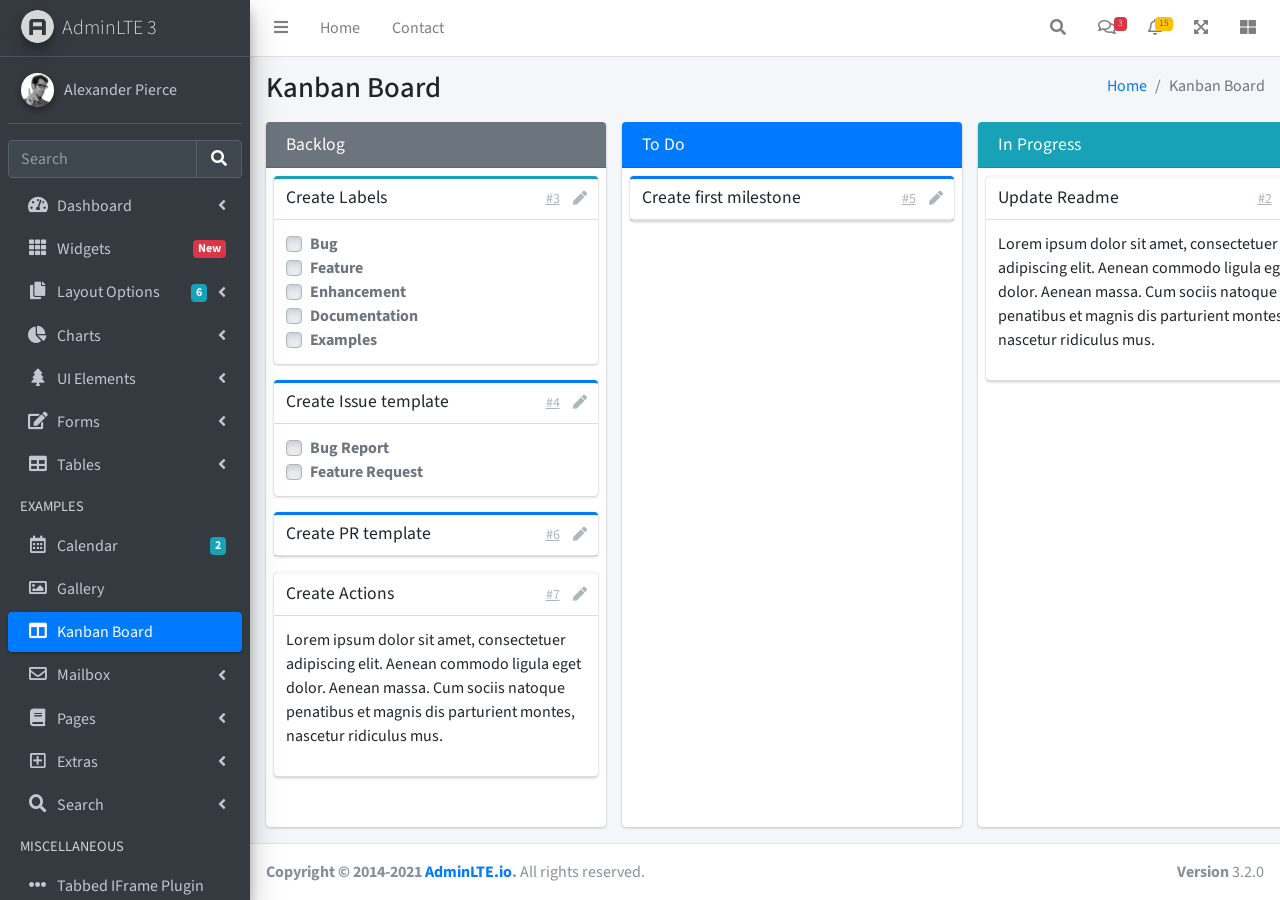
<file: public/adminlte/pages/kanban.html>
<!DOCTYPE html>
<html lang="en">
<head>
  <meta charset="utf-8">
  <meta name="viewport" content="width=device-width, initial-scale=1">
  <title>AdminLTE 3 | Kanban Board</title>

  <!-- Google Font: Source Sans Pro -->
  <link rel="stylesheet" href="https://fonts.googleapis.com/css?family=Source+Sans+Pro:300,400,400i,700&display=fallback">
  <!-- Font Awesome -->
  <link rel="stylesheet" href="../plugins/fontawesome-free/css/all.min.css">
  <!-- Ekko Lightbox -->
  <link rel="stylesheet" href="../plugins/ekko-lightbox/ekko-lightbox.css">
  <!-- Theme style -->
  <link rel="stylesheet" href="../dist/css/adminlte.min.css">
  <!-- overlayScrollbars -->
  <link rel="stylesheet" href="../plugins/overlayScrollbars/css/OverlayScrollbars.min.css">
</head>
<body class="hold-transition sidebar-mini layout-fixed">
<div class="wrapper">
  <!-- Navbar -->
  <nav class="main-header navbar navbar-expand navbar-white navbar-light">
    <!-- Left navbar links -->
    <ul class="navbar-nav">
      <li class="nav-item">
        <a class="nav-link" data-widget="pushmenu" href="#" role="button"><i class="fas fa-bars"></i></a>
      </li>
      <li class="nav-item d-none d-sm-inline-block">
        <a href="../index3.html" class="nav-link">Home</a>
      </li>
      <li class="nav-item d-none d-sm-inline-block">
        <a href="#" class="nav-link">Contact</a>
      </li>
    </ul>

    <!-- Right navbar links -->
    <ul class="navbar-nav ml-auto">
      <!-- Navbar Search -->
      <li class="nav-item">
        <a class="nav-link" data-widget="navbar-search" href="#" role="button">
          <i class="fas fa-search"></i>
        </a>
        <div class="navbar-search-block">
          <form class="form-inline">
            <div class="input-group input-group-sm">
              <input class="form-control form-control-navbar" type="search" placeholder="Search" aria-label="Search">
              <div class="input-group-append">
                <button class="btn btn-navbar" type="submit">
                  <i class="fas fa-search"></i>
                </button>
                <button class="btn btn-navbar" type="button" data-widget="navbar-search">
                  <i class="fas fa-times"></i>
                </button>
              </div>
            </div>
          </form>
        </div>
      </li>

      <!-- Messages Dropdown Menu -->
      <li class="nav-item dropdown">
        <a class="nav-link" data-toggle="dropdown" href="#">
          <i class="far fa-comments"></i>
          <span class="badge badge-danger navbar-badge">3</span>
        </a>
        <div class="dropdown-menu dropdown-menu-lg dropdown-menu-right">
          <a href="#" class="dropdown-item">
            <!-- Message Start -->
            <div class="media">
              <img src="../dist/img/user1-128x128.jpg" alt="User Avatar" class="img-size-50 mr-3 img-circle">
              <div class="media-body">
                <h3 class="dropdown-item-title">
                  Brad Diesel
                  <span class="float-right text-sm text-danger"><i class="fas fa-star"></i></span>
                </h3>
                <p class="text-sm">Call me whenever you can...</p>
                <p class="text-sm text-muted"><i class="far fa-clock mr-1"></i> 4 Hours Ago</p>
              </div>
            </div>
            <!-- Message End -->
          </a>
          <div class="dropdown-divider"></div>
          <a href="#" class="dropdown-item">
            <!-- Message Start -->
            <div class="media">
              <img src="../dist/img/user8-128x128.jpg" alt="User Avatar" class="img-size-50 img-circle mr-3">
              <div class="media-body">
                <h3 class="dropdown-item-title">
                  John Pierce
                  <span class="float-right text-sm text-muted"><i class="fas fa-star"></i></span>
                </h3>
                <p class="text-sm">I got your message bro</p>
                <p class="text-sm text-muted"><i class="far fa-clock mr-1"></i> 4 Hours Ago</p>
              </div>
            </div>
            <!-- Message End -->
          </a>
          <div class="dropdown-divider"></div>
          <a href="#" class="dropdown-item">
            <!-- Message Start -->
            <div class="media">
              <img src="../dist/img/user3-128x128.jpg" alt="User Avatar" class="img-size-50 img-circle mr-3">
              <div class="media-body">
                <h3 class="dropdown-item-title">
                  Nora Silvester
                  <span class="float-right text-sm text-warning"><i class="fas fa-star"></i></span>
                </h3>
                <p class="text-sm">The subject goes here</p>
                <p class="text-sm text-muted"><i class="far fa-clock mr-1"></i> 4 Hours Ago</p>
              </div>
            </div>
            <!-- Message End -->
          </a>
          <div class="dropdown-divider"></div>
          <a href="#" class="dropdown-item dropdown-footer">See All Messages</a>
        </div>
      </li>
      <!-- Notifications Dropdown Menu -->
      <li class="nav-item dropdown">
        <a class="nav-link" data-toggle="dropdown" href="#">
          <i class="far fa-bell"></i>
          <span class="badge badge-warning navbar-badge">15</span>
        </a>
        <div class="dropdown-menu dropdown-menu-lg dropdown-menu-right">
          <span class="dropdown-item dropdown-header">15 Notifications</span>
          <div class="dropdown-divider"></div>
          <a href="#" class="dropdown-item">
            <i class="fas fa-envelope mr-2"></i> 4 new messages
            <span class="float-right text-muted text-sm">3 mins</span>
          </a>
          <div class="dropdown-divider"></div>
          <a href="#" class="dropdown-item">
            <i class="fas fa-users mr-2"></i> 8 friend requests
            <span class="float-right text-muted text-sm">12 hours</span>
          </a>
          <div class="dropdown-divider"></div>
          <a href="#" class="dropdown-item">
            <i class="fas fa-file mr-2"></i> 3 new reports
            <span class="float-right text-muted text-sm">2 days</span>
          </a>
          <div class="dropdown-divider"></div>
          <a href="#" class="dropdown-item dropdown-footer">See All Notifications</a>
        </div>
      </li>
      <li class="nav-item">
        <a class="nav-link" data-widget="fullscreen" href="#" role="button">
          <i class="fas fa-expand-arrows-alt"></i>
        </a>
      </li>
      <li class="nav-item">
        <a class="nav-link" data-widget="control-sidebar" data-slide="true" href="#" role="button">
          <i class="fas fa-th-large"></i>
        </a>
      </li>
    </ul>
  </nav>
  <!-- /.navbar -->

  <!-- Main Sidebar Container -->
  <aside class="main-sidebar sidebar-dark-primary elevation-4">
    <!-- Brand Logo -->
    <a href="../index3.html" class="brand-link">
      <img src="../dist/img/AdminLTELogo.png" alt="AdminLTE Logo" class="brand-image img-circle elevation-3" style="opacity: .8">
      <span class="brand-text font-weight-light">AdminLTE 3</span>
    </a>

    <!-- Sidebar -->
    <div class="sidebar">
      <!-- Sidebar users panel (optional) -->
      <div class="user-panel mt-3 pb-3 mb-3 d-flex">
        <div class="image">
          <img src="../dist/img/user2-160x160.jpg" class="img-circle elevation-2" alt="User Image">
        </div>
        <div class="info">
          <a href="#" class="d-block">Alexander Pierce</a>
        </div>
      </div>

      <!-- SidebarSearch Form -->
      <div class="form-inline">
        <div class="input-group" data-widget="sidebar-search">
          <input class="form-control form-control-sidebar" type="search" placeholder="Search" aria-label="Search">
          <div class="input-group-append">
            <button class="btn btn-sidebar">
              <i class="fas fa-search fa-fw"></i>
            </button>
          </div>
        </div>
      </div>

      <!-- Sidebar Menu -->
      <nav class="mt-2">
        <ul class="nav nav-pills nav-sidebar flex-column" data-widget="treeview" role="menu" data-accordion="false">
          <!-- Add icons to the links using the .nav-icon class
               with font-awesome or any other icon font library -->
          <li class="nav-item">
            <a href="#" class="nav-link">
              <i class="nav-icon fas fa-tachometer-alt"></i>
              <p>
                Dashboard
                <i class="right fas fa-angle-left"></i>
              </p>
            </a>
            <ul class="nav nav-treeview">
              <li class="nav-item">
                <a href="../index.html" class="nav-link">
                  <i class="far fa-circle nav-icon"></i>
                  <p>Dashboard v1</p>
                </a>
              </li>
              <li class="nav-item">
                <a href="../index2.html" class="nav-link">
                  <i class="far fa-circle nav-icon"></i>
                  <p>Dashboard v2</p>
                </a>
              </li>
              <li class="nav-item">
                <a href="../index3.html" class="nav-link">
                  <i class="far fa-circle nav-icon"></i>
                  <p>Dashboard v3</p>
                </a>
              </li>
            </ul>
          </li>
          <li class="nav-item">
            <a href="widgets.html" class="nav-link">
              <i class="nav-icon fas fa-th"></i>
              <p>
                Widgets
                <span class="right badge badge-danger">New</span>
              </p>
            </a>
          </li>
          <li class="nav-item">
            <a href="#" class="nav-link">
              <i class="nav-icon fas fa-copy"></i>
              <p>
                Layout Options
                <i class="fas fa-angle-left right"></i>
                <span class="badge badge-info right">6</span>
              </p>
            </a>
            <ul class="nav nav-treeview">
              <li class="nav-item">
                <a href="layout/top-nav.html" class="nav-link">
                  <i class="far fa-circle nav-icon"></i>
                  <p>Top Navigation</p>
                </a>
              </li>
              <li class="nav-item">
                <a href="layout/top-nav-sidebar.html" class="nav-link">
                  <i class="far fa-circle nav-icon"></i>
                  <p>Top Navigation + Sidebar</p>
                </a>
              </li>
              <li class="nav-item">
                <a href="layout/boxed.html" class="nav-link">
                  <i class="far fa-circle nav-icon"></i>
                  <p>Boxed</p>
                </a>
              </li>
              <li class="nav-item">
                <a href="layout/fixed-sidebar.html" class="nav-link">
                  <i class="far fa-circle nav-icon"></i>
                  <p>Fixed Sidebar</p>
                </a>
              </li>
              <li class="nav-item">
                <a href="layout/fixed-sidebar-custom.html" class="nav-link">
                  <i class="far fa-circle nav-icon"></i>
                  <p>Fixed Sidebar <small>+ Custom Area</small></p>
                </a>
              </li>
              <li class="nav-item">
                <a href="layout/fixed-topnav.html" class="nav-link">
                  <i class="far fa-circle nav-icon"></i>
                  <p>Fixed Navbar</p>
                </a>
              </li>
              <li class="nav-item">
                <a href="layout/fixed-footer.html" class="nav-link">
                  <i class="far fa-circle nav-icon"></i>
                  <p>Fixed Footer</p>
                </a>
              </li>
              <li class="nav-item">
                <a href="layout/collapsed-sidebar.html" class="nav-link">
                  <i class="far fa-circle nav-icon"></i>
                  <p>Collapsed Sidebar</p>
                </a>
              </li>
            </ul>
          </li>
          <li class="nav-item">
            <a href="#" class="nav-link">
              <i class="nav-icon fas fa-chart-pie"></i>
              <p>
                Charts
                <i class="right fas fa-angle-left"></i>
              </p>
            </a>
            <ul class="nav nav-treeview">
              <li class="nav-item">
                <a href="charts/chartjs.html" class="nav-link">
                  <i class="far fa-circle nav-icon"></i>
                  <p>ChartJS</p>
                </a>
              </li>
              <li class="nav-item">
                <a href="charts/flot.html" class="nav-link">
                  <i class="far fa-circle nav-icon"></i>
                  <p>Flot</p>
                </a>
              </li>
              <li class="nav-item">
                <a href="charts/inline.html" class="nav-link">
                  <i class="far fa-circle nav-icon"></i>
                  <p>Inline</p>
                </a>
              </li>
              <li class="nav-item">
                <a href="charts/uplot.html" class="nav-link">
                  <i class="far fa-circle nav-icon"></i>
                  <p>uPlot</p>
                </a>
              </li>
            </ul>
          </li>
          <li class="nav-item">
            <a href="#" class="nav-link">
              <i class="nav-icon fas fa-tree"></i>
              <p>
                UI Elements
                <i class="fas fa-angle-left right"></i>
              </p>
            </a>
            <ul class="nav nav-treeview">
              <li class="nav-item">
                <a href="UI/general.html" class="nav-link">
                  <i class="far fa-circle nav-icon"></i>
                  <p>General</p>
                </a>
              </li>
              <li class="nav-item">
                <a href="UI/icons.html" class="nav-link">
                  <i class="far fa-circle nav-icon"></i>
                  <p>Icons</p>
                </a>
              </li>
              <li class="nav-item">
                <a href="UI/buttons.html" class="nav-link">
                  <i class="far fa-circle nav-icon"></i>
                  <p>Buttons</p>
                </a>
              </li>
              <li class="nav-item">
                <a href="UI/sliders.html" class="nav-link">
                  <i class="far fa-circle nav-icon"></i>
                  <p>Sliders</p>
                </a>
              </li>
              <li class="nav-item">
                <a href="UI/modals.html" class="nav-link">
                  <i class="far fa-circle nav-icon"></i>
                  <p>Modals & Alerts</p>
                </a>
              </li>
              <li class="nav-item">
                <a href="UI/navbar.html" class="nav-link">
                  <i class="far fa-circle nav-icon"></i>
                  <p>Navbar & Tabs</p>
                </a>
              </li>
              <li class="nav-item">
                <a href="UI/timeline.html" class="nav-link">
                  <i class="far fa-circle nav-icon"></i>
                  <p>Timeline</p>
                </a>
              </li>
              <li class="nav-item">
                <a href="UI/ribbons.html" class="nav-link">
                  <i class="far fa-circle nav-icon"></i>
                  <p>Ribbons</p>
                </a>
              </li>
            </ul>
          </li>
          <li class="nav-item">
            <a href="#" class="nav-link">
              <i class="nav-icon fas fa-edit"></i>
              <p>
                Forms
                <i class="fas fa-angle-left right"></i>
              </p>
            </a>
            <ul class="nav nav-treeview">
              <li class="nav-item">
                <a href="forms/general.html" class="nav-link">
                  <i class="far fa-circle nav-icon"></i>
                  <p>General Elements</p>
                </a>
              </li>
              <li class="nav-item">
                <a href="forms/advanced.html" class="nav-link">
                  <i class="far fa-circle nav-icon"></i>
                  <p>Advanced Elements</p>
                </a>
              </li>
              <li class="nav-item">
                <a href="forms/editors.html" class="nav-link">
                  <i class="far fa-circle nav-icon"></i>
                  <p>Editors</p>
                </a>
              </li>
              <li class="nav-item">
                <a href="forms/validation.html" class="nav-link">
                  <i class="far fa-circle nav-icon"></i>
                  <p>Validation</p>
                </a>
              </li>
            </ul>
          </li>
          <li class="nav-item">
            <a href="#" class="nav-link">
              <i class="nav-icon fas fa-table"></i>
              <p>
                Tables
                <i class="fas fa-angle-left right"></i>
              </p>
            </a>
            <ul class="nav nav-treeview">
              <li class="nav-item">
                <a href="tables/simple.html" class="nav-link">
                  <i class="far fa-circle nav-icon"></i>
                  <p>Simple Tables</p>
                </a>
              </li>
              <li class="nav-item">
                <a href="tables/data.html" class="nav-link">
                  <i class="far fa-circle nav-icon"></i>
                  <p>DataTables</p>
                </a>
              </li>
              <li class="nav-item">
                <a href="tables/jsgrid.html" class="nav-link">
                  <i class="far fa-circle nav-icon"></i>
                  <p>jsGrid</p>
                </a>
              </li>
            </ul>
          </li>
          <li class="nav-header">EXAMPLES</li>
          <li class="nav-item">
            <a href="calendar.html" class="nav-link">
              <i class="nav-icon far fa-calendar-alt"></i>
              <p>
                Calendar
                <span class="badge badge-info right">2</span>
              </p>
            </a>
          </li>
          <li class="nav-item">
            <a href="gallery.html" class="nav-link">
              <i class="nav-icon far fa-image"></i>
              <p>
                Gallery
              </p>
            </a>
          </li>
          <li class="nav-item">
            <a href="kanban.html" class="nav-link active">
              <i class="nav-icon fas fa-columns"></i>
              <p>
                Kanban Board
              </p>
            </a>
          </li>
          <li class="nav-item">
            <a href="#" class="nav-link">
              <i class="nav-icon far fa-envelope"></i>
              <p>
                Mailbox
                <i class="fas fa-angle-left right"></i>
              </p>
            </a>
            <ul class="nav nav-treeview">
              <li class="nav-item">
                <a href="mailbox/mailbox.html" class="nav-link">
                  <i class="far fa-circle nav-icon"></i>
                  <p>Inbox</p>
                </a>
              </li>
              <li class="nav-item">
                <a href="mailbox/compose.html" class="nav-link">
                  <i class="far fa-circle nav-icon"></i>
                  <p>Compose</p>
                </a>
              </li>
              <li class="nav-item">
                <a href="mailbox/read-mail.html" class="nav-link">
                  <i class="far fa-circle nav-icon"></i>
                  <p>Read</p>
                </a>
              </li>
            </ul>
          </li>
          <li class="nav-item">
            <a href="#" class="nav-link">
              <i class="nav-icon fas fa-book"></i>
              <p>
                Pages
                <i class="fas fa-angle-left right"></i>
              </p>
            </a>
            <ul class="nav nav-treeview">
              <li class="nav-item">
                <a href="examples/invoice.html" class="nav-link">
                  <i class="far fa-circle nav-icon"></i>
                  <p>Invoice</p>
                </a>
              </li>
              <li class="nav-item">
                <a href="examples/profile.html" class="nav-link">
                  <i class="far fa-circle nav-icon"></i>
                  <p>Profile</p>
                </a>
              </li>
              <li class="nav-item">
                <a href="examples/e-commerce.html" class="nav-link">
                  <i class="far fa-circle nav-icon"></i>
                  <p>E-commerce</p>
                </a>
              </li>
              <li class="nav-item">
                <a href="examples/projects.html" class="nav-link">
                  <i class="far fa-circle nav-icon"></i>
                  <p>Projects</p>
                </a>
              </li>
              <li class="nav-item">
                <a href="examples/project-add.html" class="nav-link">
                  <i class="far fa-circle nav-icon"></i>
                  <p>Project Add</p>
                </a>
              </li>
              <li class="nav-item">
                <a href="examples/project-edit.html" class="nav-link">
                  <i class="far fa-circle nav-icon"></i>
                  <p>Project Edit</p>
                </a>
              </li>
              <li class="nav-item">
                <a href="examples/project-detail.html" class="nav-link">
                  <i class="far fa-circle nav-icon"></i>
                  <p>Project Detail</p>
                </a>
              </li>
              <li class="nav-item">
                <a href="examples/contacts.html" class="nav-link">
                  <i class="far fa-circle nav-icon"></i>
                  <p>Contacts</p>
                </a>
              </li>
              <li class="nav-item">
                <a href="examples/faq.html" class="nav-link">
                  <i class="far fa-circle nav-icon"></i>
                  <p>FAQ</p>
                </a>
              </li>
              <li class="nav-item">
                <a href="examples/contact-us.html" class="nav-link">
                  <i class="far fa-circle nav-icon"></i>
                  <p>Contact us</p>
                </a>
              </li>
            </ul>
          </li>
          <li class="nav-item">
            <a href="#" class="nav-link">
              <i class="nav-icon far fa-plus-square"></i>
              <p>
                Extras
                <i class="fas fa-angle-left right"></i>
              </p>
            </a>
            <ul class="nav nav-treeview">
              <li class="nav-item">
                <a href="#" class="nav-link">
                  <i class="far fa-circle nav-icon"></i>
                  <p>
                    Login & Register v1
                    <i class="fas fa-angle-left right"></i>
                  </p>
                </a>
                <ul class="nav nav-treeview">
                  <li class="nav-item">
                    <a href="examples/login.html" class="nav-link">
                      <i class="far fa-circle nav-icon"></i>
                      <p>Login v1</p>
                    </a>
                  </li>
                  <li class="nav-item">
                    <a href="examples/register.html" class="nav-link">
                      <i class="far fa-circle nav-icon"></i>
                      <p>Register v1</p>
                    </a>
                  </li>
                  <li class="nav-item">
                    <a href="examples/forgot-password.html" class="nav-link">
                      <i class="far fa-circle nav-icon"></i>
                      <p>Forgot Password v1</p>
                    </a>
                  </li>
                  <li class="nav-item">
                    <a href="examples/recover-password.html" class="nav-link">
                      <i class="far fa-circle nav-icon"></i>
                      <p>Recover Password v1</p>
                    </a>
                  </li>
                </ul>
              </li>
              <li class="nav-item">
                <a href="#" class="nav-link">
                  <i class="far fa-circle nav-icon"></i>
                  <p>
                    Login & Register v2
                    <i class="fas fa-angle-left right"></i>
                  </p>
                </a>
                <ul class="nav nav-treeview">
                  <li class="nav-item">
                    <a href="examples/login-v2.html" class="nav-link">
                      <i class="far fa-circle nav-icon"></i>
                      <p>Login v2</p>
                    </a>
                  </li>
                  <li class="nav-item">
                    <a href="examples/register-v2.html" class="nav-link">
                      <i class="far fa-circle nav-icon"></i>
                      <p>Register v2</p>
                    </a>
                  </li>
                  <li class="nav-item">
                    <a href="examples/forgot-password-v2.html" class="nav-link">
                      <i class="far fa-circle nav-icon"></i>
                      <p>Forgot Password v2</p>
                    </a>
                  </li>
                  <li class="nav-item">
                    <a href="examples/recover-password-v2.html" class="nav-link">
                      <i class="far fa-circle nav-icon"></i>
                      <p>Recover Password v2</p>
                    </a>
                  </li>
                </ul>
              </li>
              <li class="nav-item">
                <a href="examples/lockscreen.html" class="nav-link">
                  <i class="far fa-circle nav-icon"></i>
                  <p>Lockscreen</p>
                </a>
              </li>
              <li class="nav-item">
                <a href="examples/legacy-user-menu.html" class="nav-link">
                  <i class="far fa-circle nav-icon"></i>
                  <p>Legacy User Menu</p>
                </a>
              </li>
              <li class="nav-item">
                <a href="examples/language-menu.html" class="nav-link">
                  <i class="far fa-circle nav-icon"></i>
                  <p>Language Menu</p>
                </a>
              </li>
              <li class="nav-item">
                <a href="examples/404.html" class="nav-link">
                  <i class="far fa-circle nav-icon"></i>
                  <p>Error 404</p>
                </a>
              </li>
              <li class="nav-item">
                <a href="examples/500.html" class="nav-link">
                  <i class="far fa-circle nav-icon"></i>
                  <p>Error 500</p>
                </a>
              </li>
              <li class="nav-item">
                <a href="examples/pace.html" class="nav-link">
                  <i class="far fa-circle nav-icon"></i>
                  <p>Pace</p>
                </a>
              </li>
              <li class="nav-item">
                <a href="examples/blank.html" class="nav-link">
                  <i class="far fa-circle nav-icon"></i>
                  <p>Blank Page</p>
                </a>
              </li>
              <li class="nav-item">
                <a href="../starter.html" class="nav-link">
                  <i class="far fa-circle nav-icon"></i>
                  <p>Starter Page</p>
                </a>
              </li>
            </ul>
          </li>
          <li class="nav-item">
            <a href="#" class="nav-link">
              <i class="nav-icon fas fa-search"></i>
              <p>
                Search
                <i class="fas fa-angle-left right"></i>
              </p>
            </a>
            <ul class="nav nav-treeview">
              <li class="nav-item">
                <a href="search/simple.html" class="nav-link">
                  <i class="far fa-circle nav-icon"></i>
                  <p>Simple Search</p>
                </a>
              </li>
              <li class="nav-item">
                <a href="search/enhanced.html" class="nav-link">
                  <i class="far fa-circle nav-icon"></i>
                  <p>Enhanced</p>
                </a>
              </li>
            </ul>
          </li>
          <li class="nav-header">MISCELLANEOUS</li>
          <li class="nav-item">
            <a href="../iframe.html" class="nav-link">
              <i class="nav-icon fas fa-ellipsis-h"></i>
              <p>Tabbed IFrame Plugin</p>
            </a>
          </li>
          <li class="nav-item">
            <a href="https://adminlte.io/docs/3.1/" class="nav-link">
              <i class="nav-icon fas fa-file"></i>
              <p>Documentation</p>
            </a>
          </li>
          <li class="nav-header">MULTI LEVEL EXAMPLE</li>
          <li class="nav-item">
            <a href="#" class="nav-link">
              <i class="fas fa-circle nav-icon"></i>
              <p>Level 1</p>
            </a>
          </li>
          <li class="nav-item">
            <a href="#" class="nav-link">
              <i class="nav-icon fas fa-circle"></i>
              <p>
                Level 1
                <i class="right fas fa-angle-left"></i>
              </p>
            </a>
            <ul class="nav nav-treeview">
              <li class="nav-item">
                <a href="#" class="nav-link">
                  <i class="far fa-circle nav-icon"></i>
                  <p>Level 2</p>
                </a>
              </li>
              <li class="nav-item">
                <a href="#" class="nav-link">
                  <i class="far fa-circle nav-icon"></i>
                  <p>
                    Level 2
                    <i class="right fas fa-angle-left"></i>
                  </p>
                </a>
                <ul class="nav nav-treeview">
                  <li class="nav-item">
                    <a href="#" class="nav-link">
                      <i class="far fa-dot-circle nav-icon"></i>
                      <p>Level 3</p>
                    </a>
                  </li>
                  <li class="nav-item">
                    <a href="#" class="nav-link">
                      <i class="far fa-dot-circle nav-icon"></i>
                      <p>Level 3</p>
                    </a>
                  </li>
                  <li class="nav-item">
                    <a href="#" class="nav-link">
                      <i class="far fa-dot-circle nav-icon"></i>
                      <p>Level 3</p>
                    </a>
                  </li>
                </ul>
              </li>
              <li class="nav-item">
                <a href="#" class="nav-link">
                  <i class="far fa-circle nav-icon"></i>
                  <p>Level 2</p>
                </a>
              </li>
            </ul>
          </li>
          <li class="nav-item">
            <a href="#" class="nav-link">
              <i class="fas fa-circle nav-icon"></i>
              <p>Level 1</p>
            </a>
          </li>
          <li class="nav-header">LABELS</li>
          <li class="nav-item">
            <a href="#" class="nav-link">
              <i class="nav-icon far fa-circle text-danger"></i>
              <p class="text">Important</p>
            </a>
          </li>
          <li class="nav-item">
            <a href="#" class="nav-link">
              <i class="nav-icon far fa-circle text-warning"></i>
              <p>Warning</p>
            </a>
          </li>
          <li class="nav-item">
            <a href="#" class="nav-link">
              <i class="nav-icon far fa-circle text-info"></i>
              <p>Informational</p>
            </a>
          </li>
        </ul>
      </nav>
      <!-- /.sidebar-menu -->
    </div>
    <!-- /.sidebar -->
  </aside>

  <!-- Content Wrapper. Contains page content -->
  <div class="content-wrapper kanban">
    <section class="content-header">
      <div class="container-fluid">
        <div class="row">
          <div class="col-sm-6">
            <h1>Kanban Board</h1>
          </div>
          <div class="col-sm-6 d-none d-sm-block">
            <ol class="breadcrumb float-sm-right">
              <li class="breadcrumb-item"><a href="#">Home</a></li>
              <li class="breadcrumb-item active">Kanban Board</li>
            </ol>
          </div>
        </div>
      </div>
    </section>

    <section class="content pb-3">
      <div class="container-fluid h-100">
        <div class="card card-row card-secondary">
          <div class="card-header">
            <h3 class="card-title">
              Backlog
            </h3>
          </div>
          <div class="card-body">
            <div class="card card-info card-outline">
              <div class="card-header">
                <h5 class="card-title">Create Labels</h5>
                <div class="card-tools">
                  <a href="#" class="btn btn-tool btn-link">#3</a>
                  <a href="#" class="btn btn-tool">
                    <i class="fas fa-pen"></i>
                  </a>
                </div>
              </div>
              <div class="card-body">
                <div class="custom-control custom-checkbox">
                  <input class="custom-control-input" type="checkbox" id="customCheckbox1" disabled>
                  <label for="customCheckbox1" class="custom-control-label">Bug</label>
                </div>
                <div class="custom-control custom-checkbox">
                  <input class="custom-control-input" type="checkbox" id="customCheckbox2" disabled>
                  <label for="customCheckbox2" class="custom-control-label">Feature</label>
                </div>
                <div class="custom-control custom-checkbox">
                  <input class="custom-control-input" type="checkbox" id="customCheckbox3" disabled>
                  <label for="customCheckbox3" class="custom-control-label">Enhancement</label>
                </div>
                <div class="custom-control custom-checkbox">
                  <input class="custom-control-input" type="checkbox" id="customCheckbox4" disabled>
                  <label for="customCheckbox4" class="custom-control-label">Documentation</label>
                </div>
                <div class="custom-control custom-checkbox">
                  <input class="custom-control-input" type="checkbox" id="customCheckbox5" disabled>
                  <label for="customCheckbox5" class="custom-control-label">Examples</label>
                </div>
              </div>
            </div>
            <div class="card card-primary card-outline">
              <div class="card-header">
                <h5 class="card-title">Create Issue template</h5>
                <div class="card-tools">
                  <a href="#" class="btn btn-tool btn-link">#4</a>
                  <a href="#" class="btn btn-tool">
                    <i class="fas fa-pen"></i>
                  </a>
                </div>
              </div>
              <div class="card-body">
                <div class="custom-control custom-checkbox">
                  <input class="custom-control-input" type="checkbox" id="customCheckbox1_1" disabled>
                  <label for="customCheckbox1_1" class="custom-control-label">Bug Report</label>
                </div>
                <div class="custom-control custom-checkbox">
                  <input class="custom-control-input" type="checkbox" id="customCheckbox1_2" disabled>
                  <label for="customCheckbox1_2" class="custom-control-label">Feature Request</label>
                </div>
              </div>
            </div>
            <div class="card card-primary card-outline">
              <div class="card-header">
                <h5 class="card-title">Create PR template</h5>
                <div class="card-tools">
                  <a href="#" class="btn btn-tool btn-link">#6</a>
                  <a href="#" class="btn btn-tool">
                    <i class="fas fa-pen"></i>
                  </a>
                </div>
              </div>
            </div>
            <div class="card card-light card-outline">
              <div class="card-header">
                <h5 class="card-title">Create Actions</h5>
                <div class="card-tools">
                  <a href="#" class="btn btn-tool btn-link">#7</a>
                  <a href="#" class="btn btn-tool">
                    <i class="fas fa-pen"></i>
                  </a>
                </div>

              </div>
              <div class="card-body">
                <p>
                  Lorem ipsum dolor sit amet, consectetuer adipiscing elit.
                  Aenean commodo ligula eget dolor. Aenean massa.
                  Cum sociis natoque penatibus et magnis dis parturient montes,
                  nascetur ridiculus mus.
                </p>
              </div>
            </div>
          </div>
        </div>
        <div class="card card-row card-primary">
          <div class="card-header">
            <h3 class="card-title">
              To Do
            </h3>
          </div>
          <div class="card-body">
            <div class="card card-primary card-outline">
              <div class="card-header">
                <h5 class="card-title">Create first milestone</h5>
                <div class="card-tools">
                  <a href="#" class="btn btn-tool btn-link">#5</a>
                  <a href="#" class="btn btn-tool">
                    <i class="fas fa-pen"></i>
                  </a>
                </div>
              </div>
            </div>
          </div>
        </div>
        <div class="card card-row card-default">
          <div class="card-header bg-info">
            <h3 class="card-title">
              In Progress
            </h3>
          </div>
          <div class="card-body">
            <div class="card card-light card-outline">
              <div class="card-header">
                <h5 class="card-title">Update Readme</h5>
                <div class="card-tools">
                  <a href="#" class="btn btn-tool btn-link">#2</a>
                  <a href="#" class="btn btn-tool">
                    <i class="fas fa-pen"></i>
                  </a>
                </div>
              </div>
              <div class="card-body">
                <p>
                  Lorem ipsum dolor sit amet, consectetuer adipiscing elit.
                  Aenean commodo ligula eget dolor. Aenean massa.
                  Cum sociis natoque penatibus et magnis dis parturient montes,
                  nascetur ridiculus mus.
                </p>
              </div>
            </div>
          </div>
        </div>
        <div class="card card-row card-success">
          <div class="card-header">
            <h3 class="card-title">
              Done
            </h3>
          </div>
          <div class="card-body">
            <div class="card card-primary card-outline">
              <div class="card-header">
                <h5 class="card-title">Create repo</h5>
                <div class="card-tools">
                  <a href="#" class="btn btn-tool btn-link">#1</a>
                  <a href="#" class="btn btn-tool">
                    <i class="fas fa-pen"></i>
                  </a>
                </div>
              </div>
            </div>
          </div>
        </div>
      </div>
    </section>
  </div>

  <footer class="main-footer">
    <div class="float-right d-none d-sm-block">
      <b>Version</b> 3.2.0
    </div>
    <strong>Copyright &copy; 2014-2021 <a href="https://adminlte.io">AdminLTE.io</a>.</strong> All rights reserved.
  </footer>

  <!-- Control Sidebar -->
  <aside class="control-sidebar control-sidebar-dark">
    <!-- Control sidebar content goes here -->
  </aside>
  <!-- /.control-sidebar -->
</div>
<!-- ./wrapper -->

<!-- jQuery -->
<script src="../plugins/jquery/jquery.min.js"></script>
<!-- Bootstrap -->
<script src="../plugins/bootstrap/js/bootstrap.bundle.min.js"></script>
<!-- Ekko Lightbox -->
<script src="../plugins/ekko-lightbox/ekko-lightbox.min.js"></script>
<!-- overlayScrollbars -->
<script src="../plugins/overlayScrollbars/js/jquery.overlayScrollbars.min.js"></script>
<!-- AdminLTE App -->
<script src="../dist/js/adminlte.min.js"></script>
<!-- Filterizr-->
<script src="../plugins/filterizr/jquery.filterizr.min.js"></script>
<!-- AdminLTE for demo purposes -->
<script src="../dist/js/demo.js"></script>
<!-- Page specific script -->
<script>
  $(function () {

  })
</script>
</body>
</html>
</file>
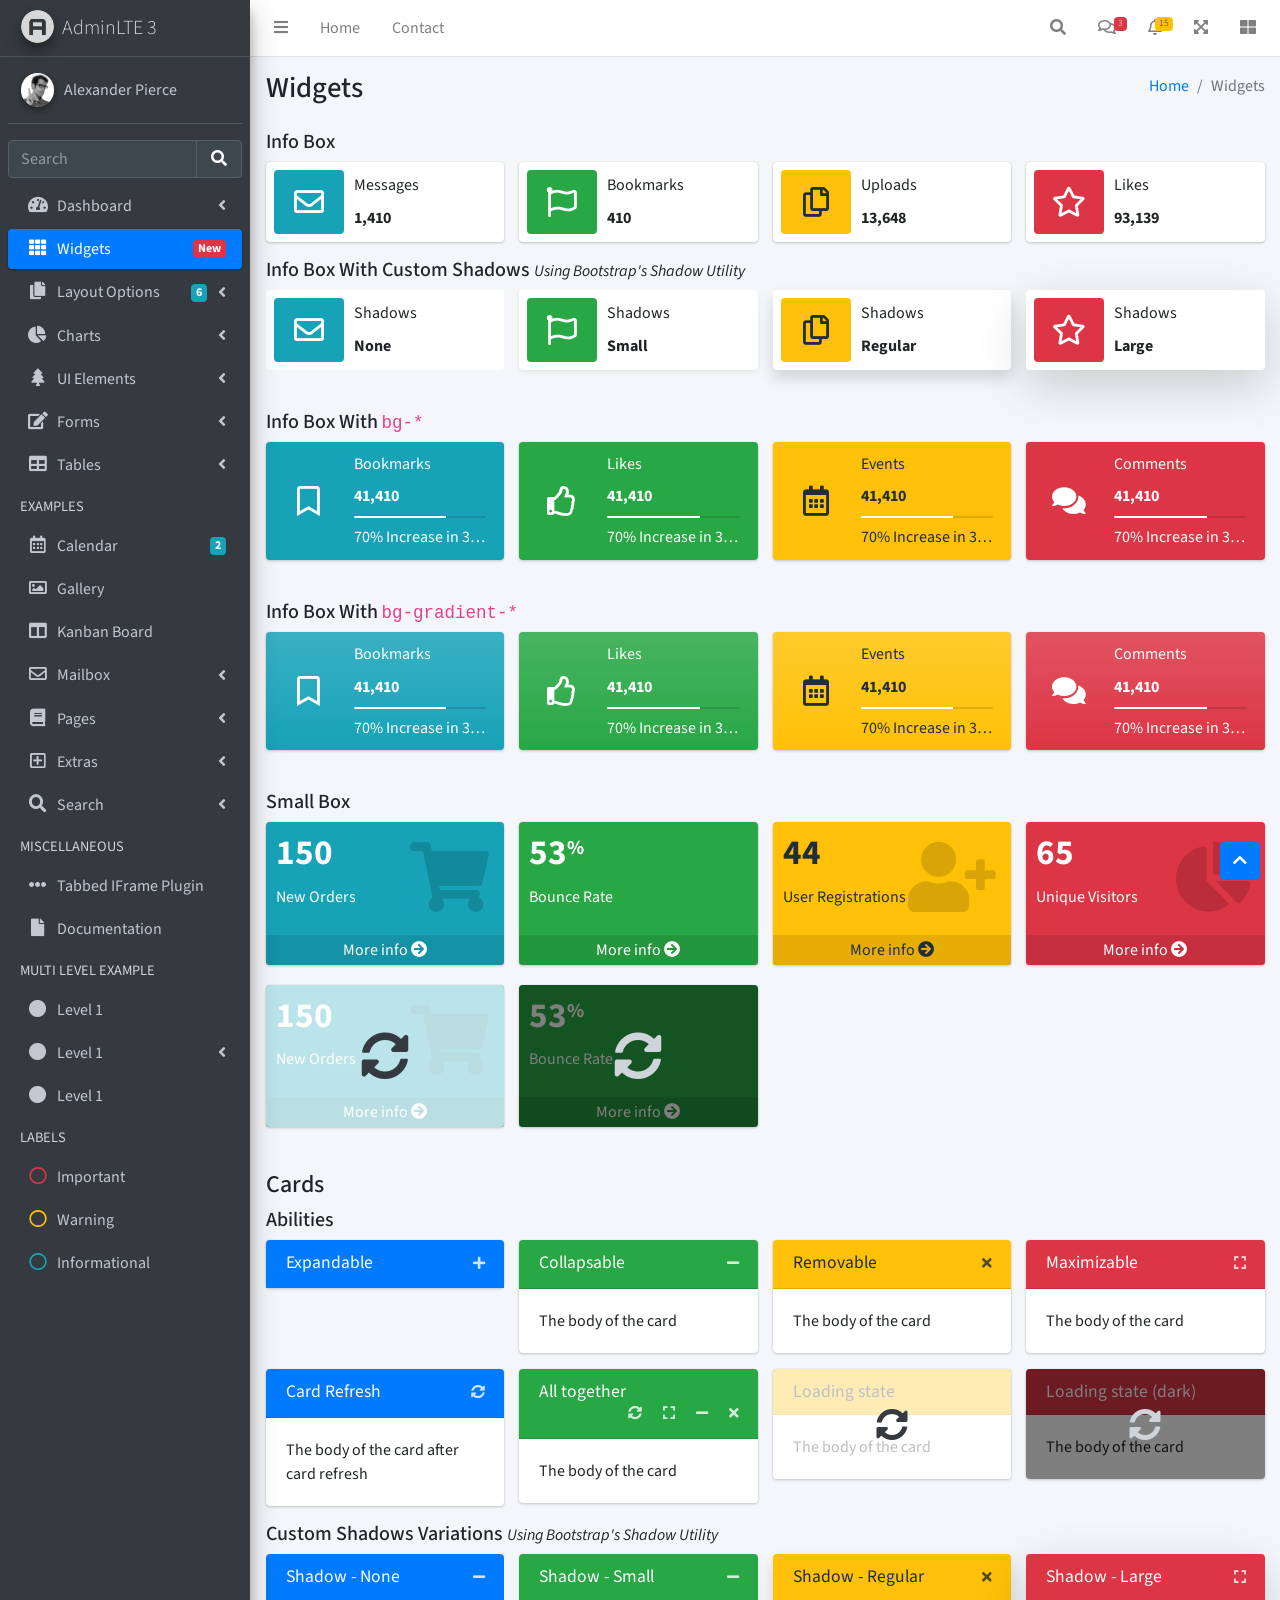
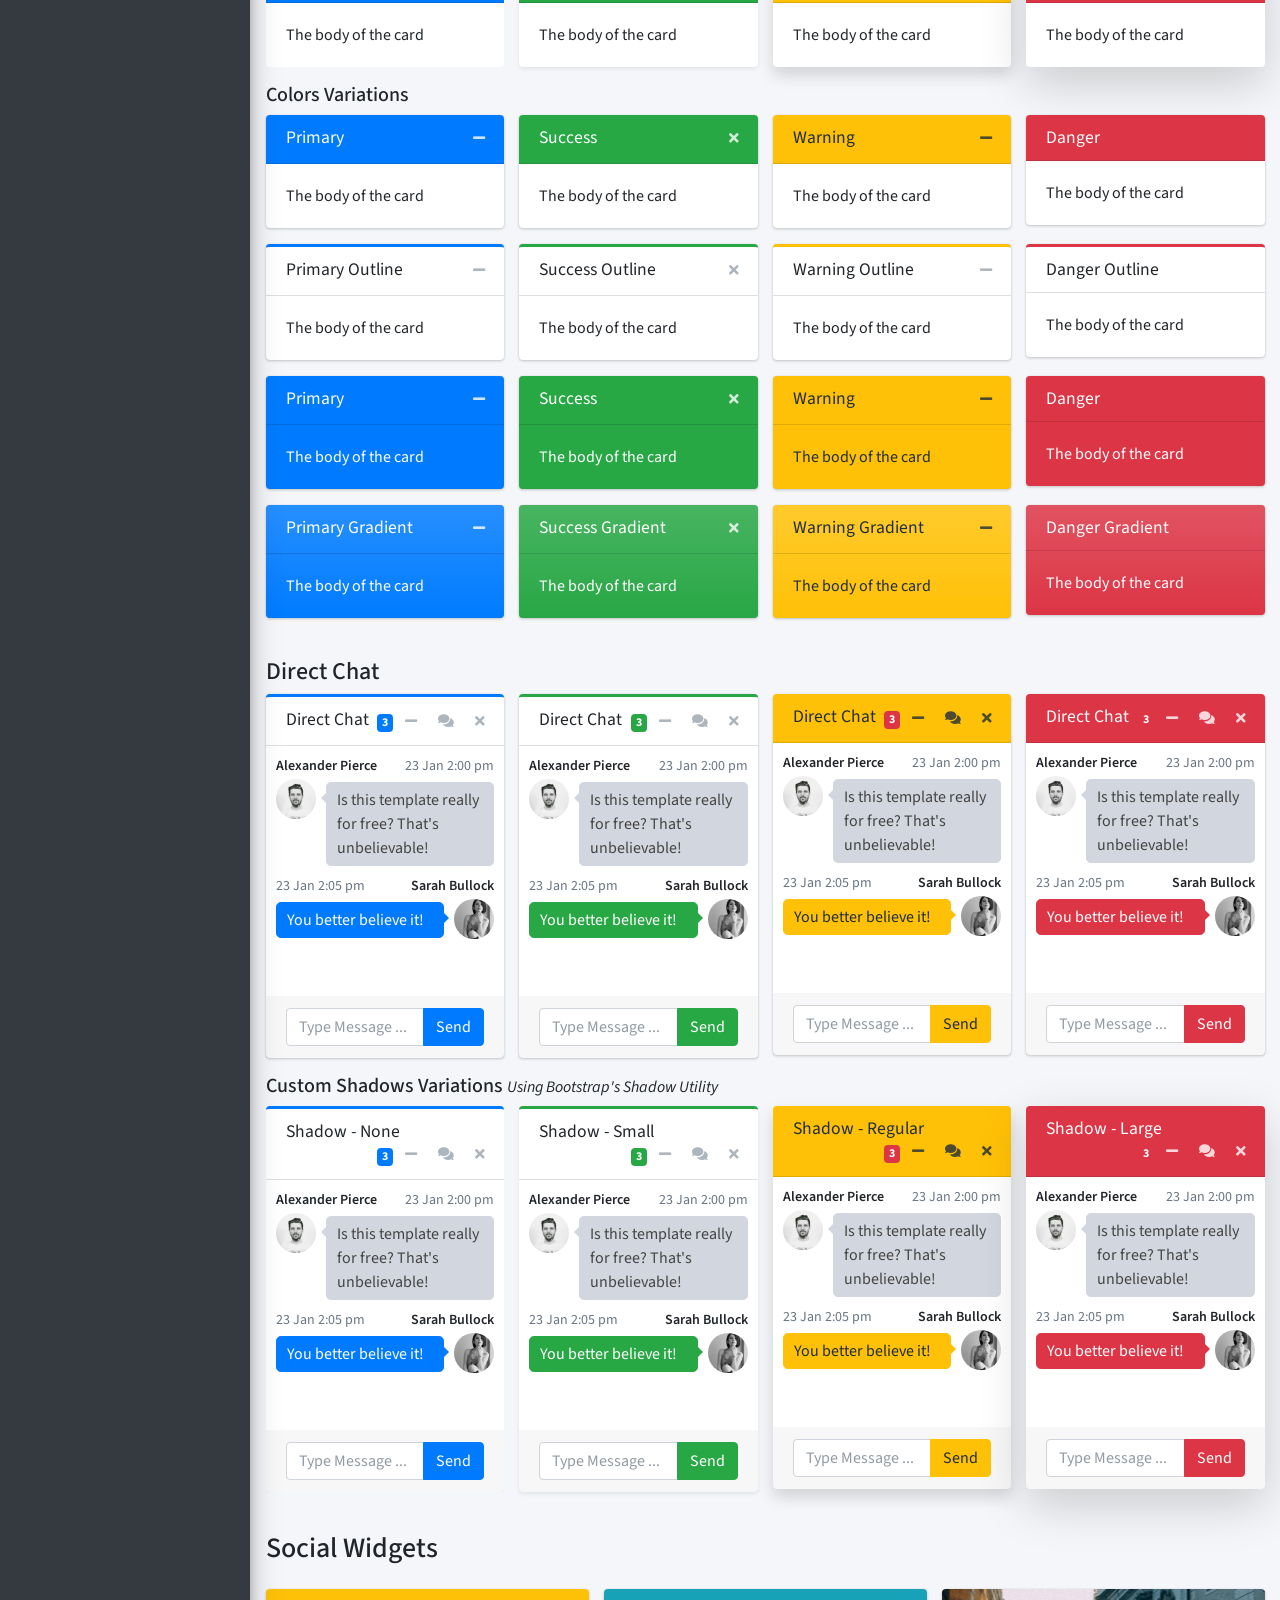
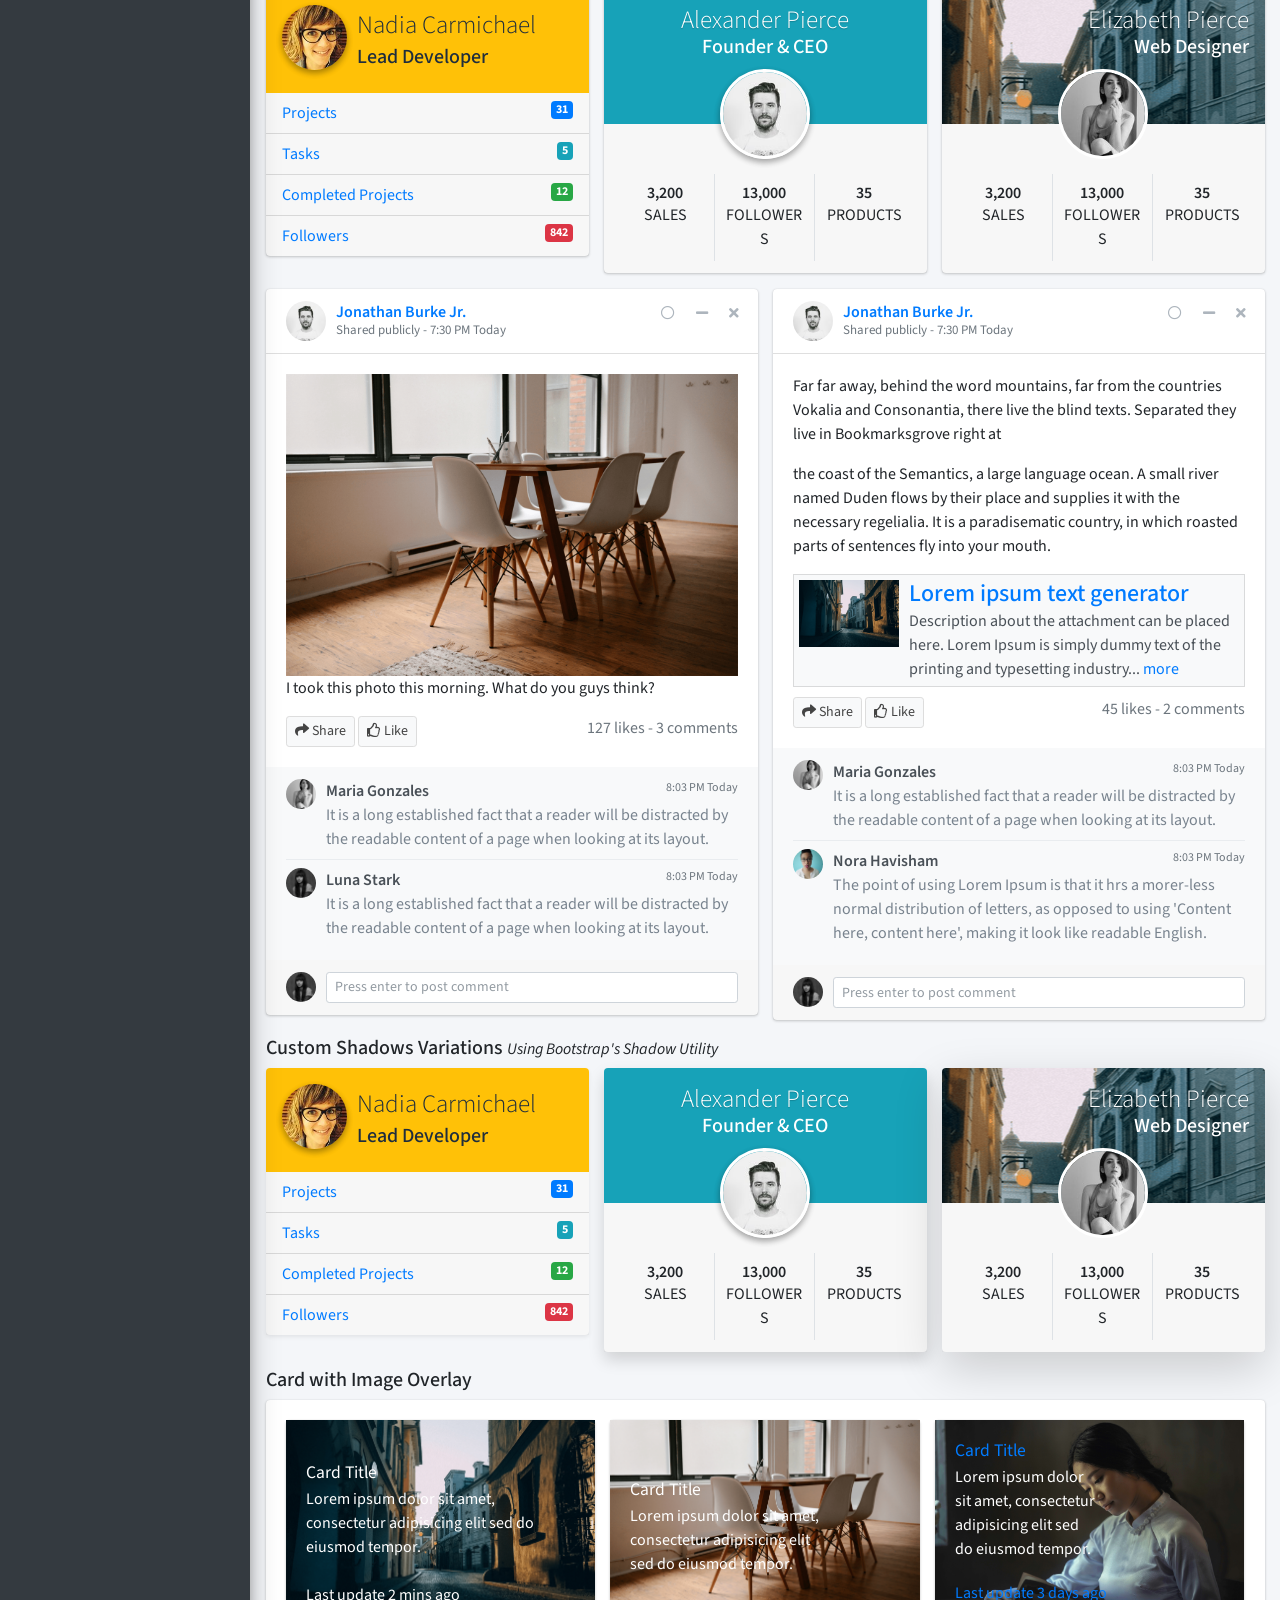
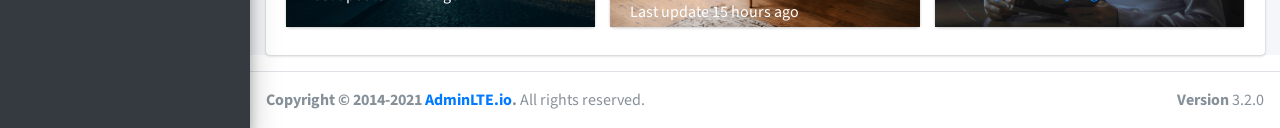
<file: public/adminlte/pages/widgets.html>
<!DOCTYPE html>
<html lang="en">
<head>
  <meta charset="utf-8">
  <meta name="viewport" content="width=device-width, initial-scale=1">
  <title>AdminLTE 3 | Widgets</title>

  <!-- Google Font: Source Sans Pro -->
  <link rel="stylesheet" href="https://fonts.googleapis.com/css?family=Source+Sans+Pro:300,400,400i,700&display=fallback">
  <!-- Font Awesome -->
  <link rel="stylesheet" href="../plugins/fontawesome-free/css/all.min.css">
  <!-- Ionicons -->
  <link rel="stylesheet" href="https://code.ionicframework.com/ionicons/2.0.1/css/ionicons.min.css">
  <!-- Theme style -->
  <link rel="stylesheet" href="../dist/css/adminlte.min.css">
</head>
<body class="hold-transition sidebar-mini">
<div class="wrapper">
  <!-- Navbar -->
  <nav class="main-header navbar navbar-expand navbar-white navbar-light">
    <!-- Left navbar links -->
    <ul class="navbar-nav">
      <li class="nav-item">
        <a class="nav-link" data-widget="pushmenu" href="#" role="button"><i class="fas fa-bars"></i></a>
      </li>
      <li class="nav-item d-none d-sm-inline-block">
        <a href="../index3.html" class="nav-link">Home</a>
      </li>
      <li class="nav-item d-none d-sm-inline-block">
        <a href="#" class="nav-link">Contact</a>
      </li>
    </ul>

    <!-- Right navbar links -->
    <ul class="navbar-nav ml-auto">
      <!-- Navbar Search -->
      <li class="nav-item">
        <a class="nav-link" data-widget="navbar-search" href="#" role="button">
          <i class="fas fa-search"></i>
        </a>
        <div class="navbar-search-block">
          <form class="form-inline">
            <div class="input-group input-group-sm">
              <input class="form-control form-control-navbar" type="search" placeholder="Search" aria-label="Search">
              <div class="input-group-append">
                <button class="btn btn-navbar" type="submit">
                  <i class="fas fa-search"></i>
                </button>
                <button class="btn btn-navbar" type="button" data-widget="navbar-search">
                  <i class="fas fa-times"></i>
                </button>
              </div>
            </div>
          </form>
        </div>
      </li>

      <!-- Messages Dropdown Menu -->
      <li class="nav-item dropdown">
        <a class="nav-link" data-toggle="dropdown" href="#">
          <i class="far fa-comments"></i>
          <span class="badge badge-danger navbar-badge">3</span>
        </a>
        <div class="dropdown-menu dropdown-menu-lg dropdown-menu-right">
          <a href="#" class="dropdown-item">
            <!-- Message Start -->
            <div class="media">
              <img src="../dist/img/user1-128x128.jpg" alt="User Avatar" class="img-size-50 mr-3 img-circle">
              <div class="media-body">
                <h3 class="dropdown-item-title">
                  Brad Diesel
                  <span class="float-right text-sm text-danger"><i class="fas fa-star"></i></span>
                </h3>
                <p class="text-sm">Call me whenever you can...</p>
                <p class="text-sm text-muted"><i class="far fa-clock mr-1"></i> 4 Hours Ago</p>
              </div>
            </div>
            <!-- Message End -->
          </a>
          <div class="dropdown-divider"></div>
          <a href="#" class="dropdown-item">
            <!-- Message Start -->
            <div class="media">
              <img src="../dist/img/user8-128x128.jpg" alt="User Avatar" class="img-size-50 img-circle mr-3">
              <div class="media-body">
                <h3 class="dropdown-item-title">
                  John Pierce
                  <span class="float-right text-sm text-muted"><i class="fas fa-star"></i></span>
                </h3>
                <p class="text-sm">I got your message bro</p>
                <p class="text-sm text-muted"><i class="far fa-clock mr-1"></i> 4 Hours Ago</p>
              </div>
            </div>
            <!-- Message End -->
          </a>
          <div class="dropdown-divider"></div>
          <a href="#" class="dropdown-item">
            <!-- Message Start -->
            <div class="media">
              <img src="../dist/img/user3-128x128.jpg" alt="User Avatar" class="img-size-50 img-circle mr-3">
              <div class="media-body">
                <h3 class="dropdown-item-title">
                  Nora Silvester
                  <span class="float-right text-sm text-warning"><i class="fas fa-star"></i></span>
                </h3>
                <p class="text-sm">The subject goes here</p>
                <p class="text-sm text-muted"><i class="far fa-clock mr-1"></i> 4 Hours Ago</p>
              </div>
            </div>
            <!-- Message End -->
          </a>
          <div class="dropdown-divider"></div>
          <a href="#" class="dropdown-item dropdown-footer">See All Messages</a>
        </div>
      </li>
      <!-- Notifications Dropdown Menu -->
      <li class="nav-item dropdown">
        <a class="nav-link" data-toggle="dropdown" href="#">
          <i class="far fa-bell"></i>
          <span class="badge badge-warning navbar-badge">15</span>
        </a>
        <div class="dropdown-menu dropdown-menu-lg dropdown-menu-right">
          <span class="dropdown-item dropdown-header">15 Notifications</span>
          <div class="dropdown-divider"></div>
          <a href="#" class="dropdown-item">
            <i class="fas fa-envelope mr-2"></i> 4 new messages
            <span class="float-right text-muted text-sm">3 mins</span>
          </a>
          <div class="dropdown-divider"></div>
          <a href="#" class="dropdown-item">
            <i class="fas fa-users mr-2"></i> 8 friend requests
            <span class="float-right text-muted text-sm">12 hours</span>
          </a>
          <div class="dropdown-divider"></div>
          <a href="#" class="dropdown-item">
            <i class="fas fa-file mr-2"></i> 3 new reports
            <span class="float-right text-muted text-sm">2 days</span>
          </a>
          <div class="dropdown-divider"></div>
          <a href="#" class="dropdown-item dropdown-footer">See All Notifications</a>
        </div>
      </li>
      <li class="nav-item">
        <a class="nav-link" data-widget="fullscreen" href="#" role="button">
          <i class="fas fa-expand-arrows-alt"></i>
        </a>
      </li>
      <li class="nav-item">
        <a class="nav-link" data-widget="control-sidebar" data-slide="true" href="#" role="button">
          <i class="fas fa-th-large"></i>
        </a>
      </li>
    </ul>
  </nav>
  <!-- /.navbar -->

  <!-- Main Sidebar Container -->
  <aside class="main-sidebar sidebar-dark-primary elevation-4">
    <!-- Brand Logo -->
    <a href="../index3.html" class="brand-link">
      <img src="../dist/img/AdminLTELogo.png" alt="AdminLTE Logo" class="brand-image img-circle elevation-3" style="opacity: .8">
      <span class="brand-text font-weight-light">AdminLTE 3</span>
    </a>

    <!-- Sidebar -->
    <div class="sidebar">
      <!-- Sidebar users panel (optional) -->
      <div class="user-panel mt-3 pb-3 mb-3 d-flex">
        <div class="image">
          <img src="../dist/img/user2-160x160.jpg" class="img-circle elevation-2" alt="User Image">
        </div>
        <div class="info">
          <a href="#" class="d-block">Alexander Pierce</a>
        </div>
      </div>

      <!-- SidebarSearch Form -->
      <div class="form-inline">
        <div class="input-group" data-widget="sidebar-search">
          <input class="form-control form-control-sidebar" type="search" placeholder="Search" aria-label="Search">
          <div class="input-group-append">
            <button class="btn btn-sidebar">
              <i class="fas fa-search fa-fw"></i>
            </button>
          </div>
        </div>
      </div>

      <!-- Sidebar Menu -->
      <nav class="mt-2">
        <ul class="nav nav-pills nav-sidebar flex-column" data-widget="treeview" role="menu" data-accordion="false">
          <!-- Add icons to the links using the .nav-icon class
               with font-awesome or any other icon font library -->
          <li class="nav-item">
            <a href="#" class="nav-link">
              <i class="nav-icon fas fa-tachometer-alt"></i>
              <p>
                Dashboard
                <i class="right fas fa-angle-left"></i>
              </p>
            </a>
            <ul class="nav nav-treeview">
              <li class="nav-item">
                <a href="../index.html" class="nav-link">
                  <i class="far fa-circle nav-icon"></i>
                  <p>Dashboard v1</p>
                </a>
              </li>
              <li class="nav-item">
                <a href="../index2.html" class="nav-link">
                  <i class="far fa-circle nav-icon"></i>
                  <p>Dashboard v2</p>
                </a>
              </li>
              <li class="nav-item">
                <a href="../index3.html" class="nav-link">
                  <i class="far fa-circle nav-icon"></i>
                  <p>Dashboard v3</p>
                </a>
              </li>
            </ul>
          </li>
          <li class="nav-item">
            <a href="widgets.html" class="nav-link active">
              <i class="nav-icon fas fa-th"></i>
              <p>
                Widgets
                <span class="right badge badge-danger">New</span>
              </p>
            </a>
          </li>
          <li class="nav-item">
            <a href="#" class="nav-link">
              <i class="nav-icon fas fa-copy"></i>
              <p>
                Layout Options
                <i class="fas fa-angle-left right"></i>
                <span class="badge badge-info right">6</span>
              </p>
            </a>
            <ul class="nav nav-treeview">
              <li class="nav-item">
                <a href="layout/top-nav.html" class="nav-link">
                  <i class="far fa-circle nav-icon"></i>
                  <p>Top Navigation</p>
                </a>
              </li>
              <li class="nav-item">
                <a href="layout/top-nav-sidebar.html" class="nav-link">
                  <i class="far fa-circle nav-icon"></i>
                  <p>Top Navigation + Sidebar</p>
                </a>
              </li>
              <li class="nav-item">
                <a href="layout/boxed.html" class="nav-link">
                  <i class="far fa-circle nav-icon"></i>
                  <p>Boxed</p>
                </a>
              </li>
              <li class="nav-item">
                <a href="layout/fixed-sidebar.html" class="nav-link">
                  <i class="far fa-circle nav-icon"></i>
                  <p>Fixed Sidebar</p>
                </a>
              </li>
              <li class="nav-item">
                <a href="layout/fixed-sidebar-custom.html" class="nav-link">
                  <i class="far fa-circle nav-icon"></i>
                  <p>Fixed Sidebar <small>+ Custom Area</small></p>
                </a>
              </li>
              <li class="nav-item">
                <a href="layout/fixed-topnav.html" class="nav-link">
                  <i class="far fa-circle nav-icon"></i>
                  <p>Fixed Navbar</p>
                </a>
              </li>
              <li class="nav-item">
                <a href="layout/fixed-footer.html" class="nav-link">
                  <i class="far fa-circle nav-icon"></i>
                  <p>Fixed Footer</p>
                </a>
              </li>
              <li class="nav-item">
                <a href="layout/collapsed-sidebar.html" class="nav-link">
                  <i class="far fa-circle nav-icon"></i>
                  <p>Collapsed Sidebar</p>
                </a>
              </li>
            </ul>
          </li>
          <li class="nav-item">
            <a href="#" class="nav-link">
              <i class="nav-icon fas fa-chart-pie"></i>
              <p>
                Charts
                <i class="right fas fa-angle-left"></i>
              </p>
            </a>
            <ul class="nav nav-treeview">
              <li class="nav-item">
                <a href="charts/chartjs.html" class="nav-link">
                  <i class="far fa-circle nav-icon"></i>
                  <p>ChartJS</p>
                </a>
              </li>
              <li class="nav-item">
                <a href="charts/flot.html" class="nav-link">
                  <i class="far fa-circle nav-icon"></i>
                  <p>Flot</p>
                </a>
              </li>
              <li class="nav-item">
                <a href="charts/inline.html" class="nav-link">
                  <i class="far fa-circle nav-icon"></i>
                  <p>Inline</p>
                </a>
              </li>
              <li class="nav-item">
                <a href="charts/uplot.html" class="nav-link">
                  <i class="far fa-circle nav-icon"></i>
                  <p>uPlot</p>
                </a>
              </li>
            </ul>
          </li>
          <li class="nav-item">
            <a href="#" class="nav-link">
              <i class="nav-icon fas fa-tree"></i>
              <p>
                UI Elements
                <i class="fas fa-angle-left right"></i>
              </p>
            </a>
            <ul class="nav nav-treeview">
              <li class="nav-item">
                <a href="UI/general.html" class="nav-link">
                  <i class="far fa-circle nav-icon"></i>
                  <p>General</p>
                </a>
              </li>
              <li class="nav-item">
                <a href="UI/icons.html" class="nav-link">
                  <i class="far fa-circle nav-icon"></i>
                  <p>Icons</p>
                </a>
              </li>
              <li class="nav-item">
                <a href="UI/buttons.html" class="nav-link">
                  <i class="far fa-circle nav-icon"></i>
                  <p>Buttons</p>
                </a>
              </li>
              <li class="nav-item">
                <a href="UI/sliders.html" class="nav-link">
                  <i class="far fa-circle nav-icon"></i>
                  <p>Sliders</p>
                </a>
              </li>
              <li class="nav-item">
                <a href="UI/modals.html" class="nav-link">
                  <i class="far fa-circle nav-icon"></i>
                  <p>Modals & Alerts</p>
                </a>
              </li>
              <li class="nav-item">
                <a href="UI/navbar.html" class="nav-link">
                  <i class="far fa-circle nav-icon"></i>
                  <p>Navbar & Tabs</p>
                </a>
              </li>
              <li class="nav-item">
                <a href="UI/timeline.html" class="nav-link">
                  <i class="far fa-circle nav-icon"></i>
                  <p>Timeline</p>
                </a>
              </li>
              <li class="nav-item">
                <a href="UI/ribbons.html" class="nav-link">
                  <i class="far fa-circle nav-icon"></i>
                  <p>Ribbons</p>
                </a>
              </li>
            </ul>
          </li>
          <li class="nav-item">
            <a href="#" class="nav-link">
              <i class="nav-icon fas fa-edit"></i>
              <p>
                Forms
                <i class="fas fa-angle-left right"></i>
              </p>
            </a>
            <ul class="nav nav-treeview">
              <li class="nav-item">
                <a href="forms/general.html" class="nav-link">
                  <i class="far fa-circle nav-icon"></i>
                  <p>General Elements</p>
                </a>
              </li>
              <li class="nav-item">
                <a href="forms/advanced.html" class="nav-link">
                  <i class="far fa-circle nav-icon"></i>
                  <p>Advanced Elements</p>
                </a>
              </li>
              <li class="nav-item">
                <a href="forms/editors.html" class="nav-link">
                  <i class="far fa-circle nav-icon"></i>
                  <p>Editors</p>
                </a>
              </li>
              <li class="nav-item">
                <a href="forms/validation.html" class="nav-link">
                  <i class="far fa-circle nav-icon"></i>
                  <p>Validation</p>
                </a>
              </li>
            </ul>
          </li>
          <li class="nav-item">
            <a href="#" class="nav-link">
              <i class="nav-icon fas fa-table"></i>
              <p>
                Tables
                <i class="fas fa-angle-left right"></i>
              </p>
            </a>
            <ul class="nav nav-treeview">
              <li class="nav-item">
                <a href="tables/simple.html" class="nav-link">
                  <i class="far fa-circle nav-icon"></i>
                  <p>Simple Tables</p>
                </a>
              </li>
              <li class="nav-item">
                <a href="tables/data.html" class="nav-link">
                  <i class="far fa-circle nav-icon"></i>
                  <p>DataTables</p>
                </a>
              </li>
              <li class="nav-item">
                <a href="tables/jsgrid.html" class="nav-link">
                  <i class="far fa-circle nav-icon"></i>
                  <p>jsGrid</p>
                </a>
              </li>
            </ul>
          </li>
          <li class="nav-header">EXAMPLES</li>
          <li class="nav-item">
            <a href="calendar.html" class="nav-link">
              <i class="nav-icon far fa-calendar-alt"></i>
              <p>
                Calendar
                <span class="badge badge-info right">2</span>
              </p>
            </a>
          </li>
          <li class="nav-item">
            <a href="gallery.html" class="nav-link">
              <i class="nav-icon far fa-image"></i>
              <p>
                Gallery
              </p>
            </a>
          </li>
          <li class="nav-item">
            <a href="kanban.html" class="nav-link">
              <i class="nav-icon fas fa-columns"></i>
              <p>
                Kanban Board
              </p>
            </a>
          </li>
          <li class="nav-item">
            <a href="#" class="nav-link">
              <i class="nav-icon far fa-envelope"></i>
              <p>
                Mailbox
                <i class="fas fa-angle-left right"></i>
              </p>
            </a>
            <ul class="nav nav-treeview">
              <li class="nav-item">
                <a href="mailbox/mailbox.html" class="nav-link">
                  <i class="far fa-circle nav-icon"></i>
                  <p>Inbox</p>
                </a>
              </li>
              <li class="nav-item">
                <a href="mailbox/compose.html" class="nav-link">
                  <i class="far fa-circle nav-icon"></i>
                  <p>Compose</p>
                </a>
              </li>
              <li class="nav-item">
                <a href="mailbox/read-mail.html" class="nav-link">
                  <i class="far fa-circle nav-icon"></i>
                  <p>Read</p>
                </a>
              </li>
            </ul>
          </li>
          <li class="nav-item">
            <a href="#" class="nav-link">
              <i class="nav-icon fas fa-book"></i>
              <p>
                Pages
                <i class="fas fa-angle-left right"></i>
              </p>
            </a>
            <ul class="nav nav-treeview">
              <li class="nav-item">
                <a href="examples/invoice.html" class="nav-link">
                  <i class="far fa-circle nav-icon"></i>
                  <p>Invoice</p>
                </a>
              </li>
              <li class="nav-item">
                <a href="examples/profile.html" class="nav-link">
                  <i class="far fa-circle nav-icon"></i>
                  <p>Profile</p>
                </a>
              </li>
              <li class="nav-item">
                <a href="examples/e-commerce.html" class="nav-link">
                  <i class="far fa-circle nav-icon"></i>
                  <p>E-commerce</p>
                </a>
              </li>
              <li class="nav-item">
                <a href="examples/projects.html" class="nav-link">
                  <i class="far fa-circle nav-icon"></i>
                  <p>Projects</p>
                </a>
              </li>
              <li class="nav-item">
                <a href="examples/project-add.html" class="nav-link">
                  <i class="far fa-circle nav-icon"></i>
                  <p>Project Add</p>
                </a>
              </li>
              <li class="nav-item">
                <a href="examples/project-edit.html" class="nav-link">
                  <i class="far fa-circle nav-icon"></i>
                  <p>Project Edit</p>
                </a>
              </li>
              <li class="nav-item">
                <a href="examples/project-detail.html" class="nav-link">
                  <i class="far fa-circle nav-icon"></i>
                  <p>Project Detail</p>
                </a>
              </li>
              <li class="nav-item">
                <a href="examples/contacts.html" class="nav-link">
                  <i class="far fa-circle nav-icon"></i>
                  <p>Contacts</p>
                </a>
              </li>
              <li class="nav-item">
                <a href="examples/faq.html" class="nav-link">
                  <i class="far fa-circle nav-icon"></i>
                  <p>FAQ</p>
                </a>
              </li>
              <li class="nav-item">
                <a href="examples/contact-us.html" class="nav-link">
                  <i class="far fa-circle nav-icon"></i>
                  <p>Contact us</p>
                </a>
              </li>
            </ul>
          </li>
          <li class="nav-item">
            <a href="#" class="nav-link">
              <i class="nav-icon far fa-plus-square"></i>
              <p>
                Extras
                <i class="fas fa-angle-left right"></i>
              </p>
            </a>
            <ul class="nav nav-treeview">
              <li class="nav-item">
                <a href="#" class="nav-link">
                  <i class="far fa-circle nav-icon"></i>
                  <p>
                    Login & Register v1
                    <i class="fas fa-angle-left right"></i>
                  </p>
                </a>
                <ul class="nav nav-treeview">
                  <li class="nav-item">
                    <a href="examples/login.html" class="nav-link">
                      <i class="far fa-circle nav-icon"></i>
                      <p>Login v1</p>
                    </a>
                  </li>
                  <li class="nav-item">
                    <a href="examples/register.html" class="nav-link">
                      <i class="far fa-circle nav-icon"></i>
                      <p>Register v1</p>
                    </a>
                  </li>
                  <li class="nav-item">
                    <a href="examples/forgot-password.html" class="nav-link">
                      <i class="far fa-circle nav-icon"></i>
                      <p>Forgot Password v1</p>
                    </a>
                  </li>
                  <li class="nav-item">
                    <a href="examples/recover-password.html" class="nav-link">
                      <i class="far fa-circle nav-icon"></i>
                      <p>Recover Password v1</p>
                    </a>
                  </li>
                </ul>
              </li>
              <li class="nav-item">
                <a href="#" class="nav-link">
                  <i class="far fa-circle nav-icon"></i>
                  <p>
                    Login & Register v2
                    <i class="fas fa-angle-left right"></i>
                  </p>
                </a>
                <ul class="nav nav-treeview">
                  <li class="nav-item">
                    <a href="examples/login-v2.html" class="nav-link">
                      <i class="far fa-circle nav-icon"></i>
                      <p>Login v2</p>
                    </a>
                  </li>
                  <li class="nav-item">
                    <a href="examples/register-v2.html" class="nav-link">
                      <i class="far fa-circle nav-icon"></i>
                      <p>Register v2</p>
                    </a>
                  </li>
                  <li class="nav-item">
                    <a href="examples/forgot-password-v2.html" class="nav-link">
                      <i class="far fa-circle nav-icon"></i>
                      <p>Forgot Password v2</p>
                    </a>
                  </li>
                  <li class="nav-item">
                    <a href="examples/recover-password-v2.html" class="nav-link">
                      <i class="far fa-circle nav-icon"></i>
                      <p>Recover Password v2</p>
                    </a>
                  </li>
                </ul>
              </li>
              <li class="nav-item">
                <a href="examples/lockscreen.html" class="nav-link">
                  <i class="far fa-circle nav-icon"></i>
                  <p>Lockscreen</p>
                </a>
              </li>
              <li class="nav-item">
                <a href="examples/legacy-user-menu.html" class="nav-link">
                  <i class="far fa-circle nav-icon"></i>
                  <p>Legacy User Menu</p>
                </a>
              </li>
              <li class="nav-item">
                <a href="examples/language-menu.html" class="nav-link">
                  <i class="far fa-circle nav-icon"></i>
                  <p>Language Menu</p>
                </a>
              </li>
              <li class="nav-item">
                <a href="examples/404.html" class="nav-link">
                  <i class="far fa-circle nav-icon"></i>
                  <p>Error 404</p>
                </a>
              </li>
              <li class="nav-item">
                <a href="examples/500.html" class="nav-link">
                  <i class="far fa-circle nav-icon"></i>
                  <p>Error 500</p>
                </a>
              </li>
              <li class="nav-item">
                <a href="examples/pace.html" class="nav-link">
                  <i class="far fa-circle nav-icon"></i>
                  <p>Pace</p>
                </a>
              </li>
              <li class="nav-item">
                <a href="examples/blank.html" class="nav-link">
                  <i class="far fa-circle nav-icon"></i>
                  <p>Blank Page</p>
                </a>
              </li>
              <li class="nav-item">
                <a href="../starter.html" class="nav-link">
                  <i class="far fa-circle nav-icon"></i>
                  <p>Starter Page</p>
                </a>
              </li>
            </ul>
          </li>
          <li class="nav-item">
            <a href="#" class="nav-link">
              <i class="nav-icon fas fa-search"></i>
              <p>
                Search
                <i class="fas fa-angle-left right"></i>
              </p>
            </a>
            <ul class="nav nav-treeview">
              <li class="nav-item">
                <a href="search/simple.html" class="nav-link">
                  <i class="far fa-circle nav-icon"></i>
                  <p>Simple Search</p>
                </a>
              </li>
              <li class="nav-item">
                <a href="search/enhanced.html" class="nav-link">
                  <i class="far fa-circle nav-icon"></i>
                  <p>Enhanced</p>
                </a>
              </li>
            </ul>
          </li>
          <li class="nav-header">MISCELLANEOUS</li>
          <li class="nav-item">
            <a href="../iframe.html" class="nav-link">
              <i class="nav-icon fas fa-ellipsis-h"></i>
              <p>Tabbed IFrame Plugin</p>
            </a>
          </li>
          <li class="nav-item">
            <a href="https://adminlte.io/docs/3.1/" class="nav-link">
              <i class="nav-icon fas fa-file"></i>
              <p>Documentation</p>
            </a>
          </li>
          <li class="nav-header">MULTI LEVEL EXAMPLE</li>
          <li class="nav-item">
            <a href="#" class="nav-link">
              <i class="fas fa-circle nav-icon"></i>
              <p>Level 1</p>
            </a>
          </li>
          <li class="nav-item">
            <a href="#" class="nav-link">
              <i class="nav-icon fas fa-circle"></i>
              <p>
                Level 1
                <i class="right fas fa-angle-left"></i>
              </p>
            </a>
            <ul class="nav nav-treeview">
              <li class="nav-item">
                <a href="#" class="nav-link">
                  <i class="far fa-circle nav-icon"></i>
                  <p>Level 2</p>
                </a>
              </li>
              <li class="nav-item">
                <a href="#" class="nav-link">
                  <i class="far fa-circle nav-icon"></i>
                  <p>
                    Level 2
                    <i class="right fas fa-angle-left"></i>
                  </p>
                </a>
                <ul class="nav nav-treeview">
                  <li class="nav-item">
                    <a href="#" class="nav-link">
                      <i class="far fa-dot-circle nav-icon"></i>
                      <p>Level 3</p>
                    </a>
                  </li>
                  <li class="nav-item">
                    <a href="#" class="nav-link">
                      <i class="far fa-dot-circle nav-icon"></i>
                      <p>Level 3</p>
                    </a>
                  </li>
                  <li class="nav-item">
                    <a href="#" class="nav-link">
                      <i class="far fa-dot-circle nav-icon"></i>
                      <p>Level 3</p>
                    </a>
                  </li>
                </ul>
              </li>
              <li class="nav-item">
                <a href="#" class="nav-link">
                  <i class="far fa-circle nav-icon"></i>
                  <p>Level 2</p>
                </a>
              </li>
            </ul>
          </li>
          <li class="nav-item">
            <a href="#" class="nav-link">
              <i class="fas fa-circle nav-icon"></i>
              <p>Level 1</p>
            </a>
          </li>
          <li class="nav-header">LABELS</li>
          <li class="nav-item">
            <a href="#" class="nav-link">
              <i class="nav-icon far fa-circle text-danger"></i>
              <p class="text">Important</p>
            </a>
          </li>
          <li class="nav-item">
            <a href="#" class="nav-link">
              <i class="nav-icon far fa-circle text-warning"></i>
              <p>Warning</p>
            </a>
          </li>
          <li class="nav-item">
            <a href="#" class="nav-link">
              <i class="nav-icon far fa-circle text-info"></i>
              <p>Informational</p>
            </a>
          </li>
        </ul>
      </nav>
      <!-- /.sidebar-menu -->
    </div>
    <!-- /.sidebar -->
  </aside>

  <!-- Content Wrapper. Contains page content -->
  <div class="content-wrapper">
    <!-- Content Header (Page header) -->
    <section class="content-header">
      <div class="container-fluid">
        <div class="row mb-2">
          <div class="col-sm-6">
            <h1>Widgets</h1>
          </div>
          <div class="col-sm-6">
            <ol class="breadcrumb float-sm-right">
              <li class="breadcrumb-item"><a href="#">Home</a></li>
              <li class="breadcrumb-item active">Widgets</li>
            </ol>
          </div>
        </div>
      </div><!-- /.container-fluid -->
    </section>

    <!-- Main content -->
    <section class="content">
      <div class="container-fluid">
        <h5 class="mb-2">Info Box</h5>
        <div class="row">
          <div class="col-md-3 col-sm-6 col-12">
            <div class="info-box">
              <span class="info-box-icon bg-info"><i class="far fa-envelope"></i></span>

              <div class="info-box-content">
                <span class="info-box-text">Messages</span>
                <span class="info-box-number">1,410</span>
              </div>
              <!-- /.info-box-content -->
            </div>
            <!-- /.info-box -->
          </div>
          <!-- /.col -->
          <div class="col-md-3 col-sm-6 col-12">
            <div class="info-box">
              <span class="info-box-icon bg-success"><i class="far fa-flag"></i></span>

              <div class="info-box-content">
                <span class="info-box-text">Bookmarks</span>
                <span class="info-box-number">410</span>
              </div>
              <!-- /.info-box-content -->
            </div>
            <!-- /.info-box -->
          </div>
          <!-- /.col -->
          <div class="col-md-3 col-sm-6 col-12">
            <div class="info-box">
              <span class="info-box-icon bg-warning"><i class="far fa-copy"></i></span>

              <div class="info-box-content">
                <span class="info-box-text">Uploads</span>
                <span class="info-box-number">13,648</span>
              </div>
              <!-- /.info-box-content -->
            </div>
            <!-- /.info-box -->
          </div>
          <!-- /.col -->
          <div class="col-md-3 col-sm-6 col-12">
            <div class="info-box">
              <span class="info-box-icon bg-danger"><i class="far fa-star"></i></span>

              <div class="info-box-content">
                <span class="info-box-text">Likes</span>
                <span class="info-box-number">93,139</span>
              </div>
              <!-- /.info-box-content -->
            </div>
            <!-- /.info-box -->
          </div>
          <!-- /.col -->
        </div>
        <!-- /.row -->

        <!-- =========================================================== -->
        <h5 class="mb-2">Info Box With Custom Shadows <small><i>Using Bootstrap's Shadow Utility</i></small></h5>
        <div class="row">
          <div class="col-md-3 col-sm-6 col-12">
            <div class="info-box shadow-none">
              <span class="info-box-icon bg-info"><i class="far fa-envelope"></i></span>

              <div class="info-box-content">
                <span class="info-box-text">Shadows</span>
                <span class="info-box-number">None</span>
              </div>
              <!-- /.info-box-content -->
            </div>
            <!-- /.info-box -->
          </div>
          <!-- /.col -->
          <div class="col-md-3 col-sm-6 col-12">
            <div class="info-box shadow-sm">
              <span class="info-box-icon bg-success"><i class="far fa-flag"></i></span>

              <div class="info-box-content">
                <span class="info-box-text">Shadows</span>
                <span class="info-box-number">Small</span>
              </div>
              <!-- /.info-box-content -->
            </div>
            <!-- /.info-box -->
          </div>
          <!-- /.col -->
          <div class="col-md-3 col-sm-6 col-12">
            <div class="info-box shadow">
              <span class="info-box-icon bg-warning"><i class="far fa-copy"></i></span>

              <div class="info-box-content">
                <span class="info-box-text">Shadows</span>
                <span class="info-box-number">Regular</span>
              </div>
              <!-- /.info-box-content -->
            </div>
            <!-- /.info-box -->
          </div>
          <!-- /.col -->
          <div class="col-md-3 col-sm-6 col-12">
            <div class="info-box shadow-lg">
              <span class="info-box-icon bg-danger"><i class="far fa-star"></i></span>

              <div class="info-box-content">
                <span class="info-box-text">Shadows</span>
                <span class="info-box-number">Large</span>
              </div>
              <!-- /.info-box-content -->
            </div>
            <!-- /.info-box -->
          </div>
          <!-- /.col -->
        </div>
        <!-- /.row -->

        <!-- =========================================================== -->
        <h5 class="mt-4 mb-2">Info Box With <code>bg-*</code></h5>
        <div class="row">
          <div class="col-md-3 col-sm-6 col-12">
            <div class="info-box bg-info">
              <span class="info-box-icon"><i class="far fa-bookmark"></i></span>

              <div class="info-box-content">
                <span class="info-box-text">Bookmarks</span>
                <span class="info-box-number">41,410</span>

                <div class="progress">
                  <div class="progress-bar" style="width: 70%"></div>
                </div>
                <span class="progress-description">
                  70% Increase in 30 Days
                </span>
              </div>
              <!-- /.info-box-content -->
            </div>
            <!-- /.info-box -->
          </div>
          <!-- /.col -->
          <div class="col-md-3 col-sm-6 col-12">
            <div class="info-box bg-success">
              <span class="info-box-icon"><i class="far fa-thumbs-up"></i></span>

              <div class="info-box-content">
                <span class="info-box-text">Likes</span>
                <span class="info-box-number">41,410</span>

                <div class="progress">
                  <div class="progress-bar" style="width: 70%"></div>
                </div>
                <span class="progress-description">
                  70% Increase in 30 Days
                </span>
              </div>
              <!-- /.info-box-content -->
            </div>
            <!-- /.info-box -->
          </div>
          <!-- /.col -->
          <div class="col-md-3 col-sm-6 col-12">
            <div class="info-box bg-warning">
              <span class="info-box-icon"><i class="far fa-calendar-alt"></i></span>

              <div class="info-box-content">
                <span class="info-box-text">Events</span>
                <span class="info-box-number">41,410</span>

                <div class="progress">
                  <div class="progress-bar" style="width: 70%"></div>
                </div>
                <span class="progress-description">
                  70% Increase in 30 Days
                </span>
              </div>
              <!-- /.info-box-content -->
            </div>
            <!-- /.info-box -->
          </div>
          <!-- /.col -->
          <div class="col-md-3 col-sm-6 col-12">
            <div class="info-box bg-danger">
              <span class="info-box-icon"><i class="fas fa-comments"></i></span>

              <div class="info-box-content">
                <span class="info-box-text">Comments</span>
                <span class="info-box-number">41,410</span>

                <div class="progress">
                  <div class="progress-bar" style="width: 70%"></div>
                </div>
                <span class="progress-description">
                  70% Increase in 30 Days
                </span>
              </div>
              <!-- /.info-box-content -->
            </div>
            <!-- /.info-box -->
          </div>
          <!-- /.col -->
        </div>
        <!-- /.row -->

        <!-- =========================================================== -->
        <h5 class="mt-4 mb-2">Info Box With <code>bg-gradient-*</code></h5>
        <div class="row">
          <div class="col-md-3 col-sm-6 col-12">
            <div class="info-box bg-gradient-info">
              <span class="info-box-icon"><i class="far fa-bookmark"></i></span>

              <div class="info-box-content">
                <span class="info-box-text">Bookmarks</span>
                <span class="info-box-number">41,410</span>

                <div class="progress">
                  <div class="progress-bar" style="width: 70%"></div>
                </div>
                <span class="progress-description">
                  70% Increase in 30 Days
                </span>
              </div>
              <!-- /.info-box-content -->
            </div>
            <!-- /.info-box -->
          </div>
          <!-- /.col -->
          <div class="col-md-3 col-sm-6 col-12">
            <div class="info-box bg-gradient-success">
              <span class="info-box-icon"><i class="far fa-thumbs-up"></i></span>

              <div class="info-box-content">
                <span class="info-box-text">Likes</span>
                <span class="info-box-number">41,410</span>

                <div class="progress">
                  <div class="progress-bar" style="width: 70%"></div>
                </div>
                <span class="progress-description">
                  70% Increase in 30 Days
                </span>
              </div>
              <!-- /.info-box-content -->
            </div>
            <!-- /.info-box -->
          </div>
          <!-- /.col -->
          <div class="col-md-3 col-sm-6 col-12">
            <div class="info-box bg-gradient-warning">
              <span class="info-box-icon"><i class="far fa-calendar-alt"></i></span>

              <div class="info-box-content">
                <span class="info-box-text">Events</span>
                <span class="info-box-number">41,410</span>

                <div class="progress">
                  <div class="progress-bar" style="width: 70%"></div>
                </div>
                <span class="progress-description">
                  70% Increase in 30 Days
                </span>
              </div>
              <!-- /.info-box-content -->
            </div>
            <!-- /.info-box -->
          </div>
          <!-- /.col -->
          <div class="col-md-3 col-sm-6 col-12">
            <div class="info-box bg-gradient-danger">
              <span class="info-box-icon"><i class="fas fa-comments"></i></span>

              <div class="info-box-content">
                <span class="info-box-text">Comments</span>
                <span class="info-box-number">41,410</span>

                <div class="progress">
                  <div class="progress-bar" style="width: 70%"></div>
                </div>
                <span class="progress-description">
                  70% Increase in 30 Days
                </span>
              </div>
              <!-- /.info-box-content -->
            </div>
            <!-- /.info-box -->
          </div>
          <!-- /.col -->
        </div>
        <!-- /.row -->

        <!-- =========================================================== -->

        <!-- Small Box (Stat card) -->
        <h5 class="mb-2 mt-4">Small Box</h5>
        <div class="row">
          <div class="col-lg-3 col-6">
            <!-- small card -->
            <div class="small-box bg-info">
              <div class="inner">
                <h3>150</h3>

                <p>New Orders</p>
              </div>
              <div class="icon">
                <i class="fas fa-shopping-cart"></i>
              </div>
              <a href="#" class="small-box-footer">
                More info <i class="fas fa-arrow-circle-right"></i>
              </a>
            </div>
          </div>
          <!-- ./col -->
          <div class="col-lg-3 col-6">
            <!-- small card -->
            <div class="small-box bg-success">
              <div class="inner">
                <h3>53<sup style="font-size: 20px">%</sup></h3>

                <p>Bounce Rate</p>
              </div>
              <div class="icon">
                <i class="ion ion-stats-bars"></i>
              </div>
              <a href="#" class="small-box-footer">
                More info <i class="fas fa-arrow-circle-right"></i>
              </a>
            </div>
          </div>
          <!-- ./col -->
          <div class="col-lg-3 col-6">
            <!-- small card -->
            <div class="small-box bg-warning">
              <div class="inner">
                <h3>44</h3>

                <p>User Registrations</p>
              </div>
              <div class="icon">
                <i class="fas fa-user-plus"></i>
              </div>
              <a href="#" class="small-box-footer">
                More info <i class="fas fa-arrow-circle-right"></i>
              </a>
            </div>
          </div>
          <!-- ./col -->
          <div class="col-lg-3 col-6">
            <!-- small card -->
            <div class="small-box bg-danger">
              <div class="inner">
                <h3>65</h3>

                <p>Unique Visitors</p>
              </div>
              <div class="icon">
                <i class="fas fa-chart-pie"></i>
              </div>
              <a href="#" class="small-box-footer">
                More info <i class="fas fa-arrow-circle-right"></i>
              </a>
            </div>
          </div>
          <!-- ./col -->
        </div>
        <!-- /.row -->

        <!-- Small Box (Stat card) -->
        <div class="row">
          <div class="col-lg-3 col-6">
            <!-- small card -->
            <div class="small-box bg-info">
              <!-- Loading (remove the following to stop the loading)-->
              <div class="overlay">
                <i class="fas fa-3x fa-sync-alt"></i>
              </div>
              <!-- end loading -->
              <div class="inner">
                <h3>150</h3>

                <p>New Orders</p>
              </div>
              <div class="icon">
                <i class="fas fa-shopping-cart"></i>
              </div>
              <a href="#" class="small-box-footer">
                More info <i class="fas fa-arrow-circle-right"></i>
              </a>
            </div>
          </div>
          <!-- ./col -->
          <div class="col-lg-3 col-6">
            <!-- small card -->
            <div class="small-box bg-success">
              <!-- Loading (remove the following to stop the loading)-->
              <div class="overlay dark">
                <i class="fas fa-3x fa-sync-alt"></i>
              </div>
              <!-- end loading -->
              <div class="inner">
                <h3>53<sup style="font-size: 20px">%</sup></h3>

                <p>Bounce Rate</p>
              </div>
              <div class="icon">
                <i class="ion ion-stats-bars"></i>
              </div>
              <a href="#" class="small-box-footer">
                More info <i class="fas fa-arrow-circle-right"></i>
              </a>
            </div>
          </div>
          <!-- ./col -->
        </div>
        <!-- /.row -->

        <!-- =========================================================== -->
        <h4 class="mb-2 mt-4">Cards</h4>
        <h5 class="mb-2">Abilities</h5>
        <div class="row">
          <div class="col-md-3">
            <div class="card card-primary collapsed-card">
              <div class="card-header">
                <h3 class="card-title">Expandable</h3>

                <div class="card-tools">
                  <button type="button" class="btn btn-tool" data-card-widget="collapse"><i class="fas fa-plus"></i>
                  </button>
                </div>
                <!-- /.card-tools -->
              </div>
              <!-- /.card-header -->
              <div class="card-body">
                The body of the card
              </div>
              <!-- /.card-body -->
            </div>
            <!-- /.card -->
          </div>
          <!-- /.col -->
          <div class="col-md-3">
            <div class="card card-success">
              <div class="card-header">
                <h3 class="card-title">Collapsable</h3>

                <div class="card-tools">
                  <button type="button" class="btn btn-tool" data-card-widget="collapse"><i class="fas fa-minus"></i>
                  </button>
                </div>
                <!-- /.card-tools -->
              </div>
              <!-- /.card-header -->
              <div class="card-body">
                The body of the card
              </div>
              <!-- /.card-body -->
            </div>
            <!-- /.card -->
          </div>
          <!-- /.col -->
          <div class="col-md-3">
            <div class="card card-warning">
              <div class="card-header">
                <h3 class="card-title">Removable</h3>

                <div class="card-tools">
                  <button type="button" class="btn btn-tool" data-card-widget="remove"><i class="fas fa-times"></i>
                  </button>
                </div>
                <!-- /.card-tools -->
              </div>
              <!-- /.card-header -->
              <div class="card-body">
                The body of the card
              </div>
              <!-- /.card-body -->
            </div>
            <!-- /.card -->
          </div>
          <!-- /.col -->
          <div class="col-md-3">
            <div class="card card-danger">
              <div class="card-header">
                <h3 class="card-title">Maximizable</h3>

                <div class="card-tools">
                  <button type="button" class="btn btn-tool" data-card-widget="maximize"><i class="fas fa-expand"></i>
                  </button>
                </div>
                <!-- /.card-tools -->
              </div>
              <!-- /.card-header -->
              <div class="card-body">
                The body of the card
              </div>
              <!-- /.card-body -->
            </div>
            <!-- /.card -->
          </div>
          <!-- /.col -->
        </div>
        <!-- /.row -->

        <div class="row">
          <div class="col-md-3">
            <div class="card card-primary">
              <div class="card-header">
                <h3 class="card-title">Card Refresh</h3>

                <div class="card-tools">
                  <button type="button" class="btn btn-tool" data-card-widget="card-refresh" data-source="widgets.html" data-source-selector="#card-refresh-content">
                    <i class="fas fa-sync-alt"></i>
                  </button>
                </div>
                <!-- /.card-tools -->
              </div>
              <!-- /.card-header -->
              <div class="card-body">
                The body of the card
              </div>
              <!-- /.card-body -->
            </div>
            <!-- /.card -->
            <div class="d-none" id="card-refresh-content">
                The body of the card after card refresh
            </div>
          </div>
          <!-- /.col -->
          <div class="col-md-3">
            <div class="card card-success">
              <div class="card-header">
                <h3 class="card-title">All together</h3>

                <div class="card-tools">
                  <button type="button" class="btn btn-tool" data-card-widget="card-refresh" data-source="widgets.html" data-source-selector="#card-refresh-content" data-load-on-init="false">
                    <i class="fas fa-sync-alt"></i>
                  </button>
                  <button type="button" class="btn btn-tool" data-card-widget="maximize">
                    <i class="fas fa-expand"></i>
                  </button>
                  <button type="button" class="btn btn-tool" data-card-widget="collapse">
                    <i class="fas fa-minus"></i>
                  </button>
                  <button type="button" class="btn btn-tool" data-card-widget="remove">
                    <i class="fas fa-times"></i>
                  </button>
                </div>
                <!-- /.card-tools -->
              </div>
              <!-- /.card-header -->
              <div class="card-body">
                The body of the card
              </div>
              <!-- /.card-body -->
            </div>
            <!-- /.card -->
          </div>
          <!-- /.col -->
          <div class="col-md-3">
            <div class="card card-warning">
              <div class="card-header">
                <h3 class="card-title">Loading state</h3>
              </div>
              <div class="card-body">
                The body of the card
              </div>
              <!-- /.card-body -->
              <!-- Loading (remove the following to stop the loading)-->
              <div class="overlay">
                <i class="fas fa-2x fa-sync-alt"></i>
              </div>
              <!-- end loading -->
            </div>
            <!-- /.card -->
          </div>
          <!-- /.col -->
          <div class="col-md-3">
            <div class="card card-danger">
              <div class="card-header">
                <h3 class="card-title">Loading state (dark)</h3>
              </div>
              <div class="card-body">
                The body of the card
              </div>
              <!-- /.card-body -->
              <!-- Loading (remove the following to stop the loading)-->
              <div class="overlay dark">
                <i class="fas fa-2x fa-sync-alt"></i>
              </div>
              <!-- end loading -->
            </div>
            <!-- /.card -->
          </div>
          <!-- /.col -->
        </div>
        <!-- /.row -->

        <!-- =========================================================== -->
        <h5 class="mb-2">Custom Shadows Variations <small><i>Using Bootstrap's Shadow Utility</i></small></h5>
        <div class="row">
          <div class="col-md-3">
            <div class="card card-primary shadow-none">
              <div class="card-header">
                <h3 class="card-title">Shadow - None</h3>

                <div class="card-tools">
                  <button type="button" class="btn btn-tool" data-card-widget="collapse">
                    <i class="fas fa-minus"></i>
                  </button>
                </div>
                <!-- /.card-tools -->
              </div>
              <!-- /.card-header -->
              <div class="card-body">
                The body of the card
              </div>
              <!-- /.card-body -->
            </div>
            <!-- /.card -->
          </div>
          <!-- /.col -->
          <div class="col-md-3">
            <div class="card card-success shadow-sm">
              <div class="card-header">
                <h3 class="card-title">Shadow - Small</h3>

                <div class="card-tools">
                  <button type="button" class="btn btn-tool" data-card-widget="collapse">
                    <i class="fas fa-minus"></i>
                  </button>
                </div>
                <!-- /.card-tools -->
              </div>
              <!-- /.card-header -->
              <div class="card-body">
                The body of the card
              </div>
              <!-- /.card-body -->
            </div>
            <!-- /.card -->
          </div>
          <!-- /.col -->
          <div class="col-md-3">
            <div class="card card-warning shadow">
              <div class="card-header">
                <h3 class="card-title">Shadow - Regular</h3>

                <div class="card-tools">
                  <button type="button" class="btn btn-tool" data-card-widget="remove"><i class="fas fa-times"></i>
                  </button>
                </div>
                <!-- /.card-tools -->
              </div>
              <!-- /.card-header -->
              <div class="card-body">
                The body of the card
              </div>
              <!-- /.card-body -->
            </div>
            <!-- /.card -->
          </div>
          <!-- /.col -->
          <div class="col-md-3">
            <div class="card card-danger shadow-lg">
              <div class="card-header">
                <h3 class="card-title">Shadow - Large</h3>

                <div class="card-tools">
                  <button type="button" class="btn btn-tool" data-card-widget="maximize"><i class="fas fa-expand"></i>
                  </button>
                </div>
                <!-- /.card-tools -->
              </div>
              <!-- /.card-header -->
              <div class="card-body">
                The body of the card
              </div>
              <!-- /.card-body -->
            </div>
            <!-- /.card -->
          </div>
          <!-- /.col -->
        </div>
        <!-- /.row -->

        <!-- =========================================================== -->

        <h5 class="mb-2">Colors Variations</h5>

        <div class="row">
          <div class="col-md-3">
            <div class="card card-primary">
              <div class="card-header">
                <h3 class="card-title">Primary</h3>

                <div class="card-tools">
                  <button type="button" class="btn btn-tool" data-card-widget="collapse">
                    <i class="fas fa-minus"></i>
                  </button>
                </div>
                <!-- /.card-tools -->
              </div>
              <!-- /.card-header -->
              <div class="card-body">
                The body of the card
              </div>
              <!-- /.card-body -->
            </div>
            <!-- /.card -->
          </div>
          <!-- /.col -->
          <div class="col-md-3">
            <div class="card card-success">
              <div class="card-header">
                <h3 class="card-title">Success</h3>

                <div class="card-tools">
                  <button type="button" class="btn btn-tool" data-card-widget="remove"><i class="fas fa-times"></i>
                  </button>
                </div>
                <!-- /.card-tools -->
              </div>
              <!-- /.card-header -->
              <div class="card-body">
                The body of the card
              </div>
              <!-- /.card-body -->
            </div>
            <!-- /.card -->
          </div>
          <!-- /.col -->
          <div class="col-md-3">
            <div class="card card-warning">
              <div class="card-header">
                <h3 class="card-title">Warning</h3>

                <div class="card-tools">
                  <button type="button" class="btn btn-tool" data-card-widget="collapse">
                    <i class="fas fa-minus"></i>
                  </button>
                </div>
                <!-- /.card-tools -->
              </div>
              <!-- /.card-header -->
              <div class="card-body">
                The body of the card
              </div>
              <!-- /.card-body -->
            </div>
            <!-- /.card -->
          </div>
          <!-- /.col -->
          <div class="col-md-3">
            <div class="card card-danger">
              <div class="card-header">
                <h3 class="card-title">Danger</h3>
              </div>
              <div class="card-body">
                The body of the card
              </div>
              <!-- /.card-body -->
            </div>
            <!-- /.card -->
          </div>
          <!-- /.col -->
        </div>
        <!-- /.row -->

        <div class="row">
          <div class="col-md-3">
            <div class="card card-outline card-primary">
              <div class="card-header">
                <h3 class="card-title">Primary Outline</h3>

                <div class="card-tools">
                  <button type="button" class="btn btn-tool" data-card-widget="collapse">
                    <i class="fas fa-minus"></i>
                  </button>
                </div>
                <!-- /.card-tools -->
              </div>
              <!-- /.card-header -->
              <div class="card-body">
                The body of the card
              </div>
              <!-- /.card-body -->
            </div>
            <!-- /.card -->
          </div>
          <!-- /.col -->
          <div class="col-md-3">
            <div class="card card-outline card-success">
              <div class="card-header">
                <h3 class="card-title">Success Outline</h3>

                <div class="card-tools">
                  <button type="button" class="btn btn-tool" data-card-widget="remove"><i class="fas fa-times"></i>
                  </button>
                </div>
                <!-- /.card-tools -->
              </div>
              <!-- /.card-header -->
              <div class="card-body">
                The body of the card
              </div>
              <!-- /.card-body -->
            </div>
            <!-- /.card -->
          </div>
          <!-- /.col -->
          <div class="col-md-3">
            <div class="card card-outline card-warning">
              <div class="card-header">
                <h3 class="card-title">Warning Outline</h3>

                <div class="card-tools">
                  <button type="button" class="btn btn-tool" data-card-widget="collapse">
                    <i class="fas fa-minus"></i>
                  </button>
                </div>
                <!-- /.card-tools -->
              </div>
              <!-- /.card-header -->
              <div class="card-body">
                The body of the card
              </div>
              <!-- /.card-body -->
            </div>
            <!-- /.card -->
          </div>
          <!-- /.col -->
          <div class="col-md-3">
            <div class="card card-outline card-danger">
              <div class="card-header">
                <h3 class="card-title">Danger Outline</h3>
              </div>
              <div class="card-body">
                The body of the card
              </div>
              <!-- /.card-body -->
            </div>
            <!-- /.card -->
          </div>
          <!-- /.col -->
        </div>
        <!-- /.row -->

        <div class="row">
          <div class="col-md-3">
            <div class="card bg-primary">
              <div class="card-header">
                <h3 class="card-title">Primary</h3>

                <div class="card-tools">
                  <button type="button" class="btn btn-tool" data-card-widget="collapse">
                    <i class="fas fa-minus"></i>
                  </button>
                </div>
                <!-- /.card-tools -->
              </div>
              <!-- /.card-header -->
              <div class="card-body">
                The body of the card
              </div>
              <!-- /.card-body -->
            </div>
            <!-- /.card -->
          </div>
          <!-- /.col -->
          <div class="col-md-3">
            <div class="card bg-success">
              <div class="card-header">
                <h3 class="card-title">Success</h3>

                <div class="card-tools">
                  <button type="button" class="btn btn-tool" data-card-widget="remove"><i class="fas fa-times"></i>
                  </button>
                </div>
                <!-- /.card-tools -->
              </div>
              <!-- /.card-header -->
              <div class="card-body">
                The body of the card
              </div>
              <!-- /.card-body -->
            </div>
            <!-- /.card -->
          </div>
          <!-- /.col -->
          <div class="col-md-3">
            <div class="card bg-warning">
              <div class="card-header">
                <h3 class="card-title">Warning</h3>

                <div class="card-tools">
                  <button type="button" class="btn btn-tool" data-card-widget="collapse">
                    <i class="fas fa-minus"></i>
                  </button>
                </div>
                <!-- /.card-tools -->
              </div>
              <!-- /.card-header -->
              <div class="card-body">
                The body of the card
              </div>
              <!-- /.card-body -->
            </div>
            <!-- /.card -->
          </div>
          <!-- /.col -->
          <div class="col-md-3">
            <div class="card bg-danger">
              <div class="card-header">
                <h3 class="card-title">Danger</h3>
              </div>
              <div class="card-body">
                The body of the card
              </div>
              <!-- /.card-body -->
            </div>
            <!-- /.card -->
          </div>
          <!-- /.col -->
        </div>
        <!-- /.row -->

        <div class="row">
          <div class="col-md-3">
            <div class="card bg-gradient-primary">
              <div class="card-header">
                <h3 class="card-title">Primary Gradient</h3>

                <div class="card-tools">
                  <button type="button" class="btn btn-tool" data-card-widget="collapse">
                    <i class="fas fa-minus"></i>
                  </button>
                </div>
                <!-- /.card-tools -->
              </div>
              <!-- /.card-header -->
              <div class="card-body">
                The body of the card
              </div>
              <!-- /.card-body -->
            </div>
            <!-- /.card -->
          </div>
          <!-- /.col -->
          <div class="col-md-3">
            <div class="card bg-gradient-success">
              <div class="card-header">
                <h3 class="card-title">Success Gradient</h3>

                <div class="card-tools">
                  <button type="button" class="btn btn-tool" data-card-widget="remove"><i class="fas fa-times"></i>
                  </button>
                </div>
                <!-- /.card-tools -->
              </div>
              <!-- /.card-header -->
              <div class="card-body">
                The body of the card
              </div>
              <!-- /.card-body -->
            </div>
            <!-- /.card -->
          </div>
          <!-- /.col -->
          <div class="col-md-3">
            <div class="card bg-gradient-warning">
              <div class="card-header">
                <h3 class="card-title">Warning Gradient</h3>

                <div class="card-tools">
                  <button type="button" class="btn btn-tool" data-card-widget="collapse">
                    <i class="fas fa-minus"></i>
                  </button>
                </div>
                <!-- /.card-tools -->
              </div>
              <!-- /.card-header -->
              <div class="card-body">
                The body of the card
              </div>
              <!-- /.card-body -->
            </div>
            <!-- /.card -->
          </div>
          <!-- /.col -->
          <div class="col-md-3">
            <div class="card bg-gradient-danger">
              <div class="card-header">
                <h3 class="card-title">Danger Gradient</h3>
              </div>
              <div class="card-body">
                The body of the card
              </div>
              <!-- /.card-body -->
            </div>
            <!-- /.card -->
          </div>
          <!-- /.col -->
        </div>
        <!-- /.row -->

        <!-- =========================================================== -->

        <!-- Direct Chat -->
        <h4 class="mt-4 mb-2">Direct Chat</h4>
        <div class="row">
          <div class="col-md-3">
            <!-- DIRECT CHAT PRIMARY -->
            <div class="card card-primary card-outline direct-chat direct-chat-primary">
              <div class="card-header">
                <h3 class="card-title">Direct Chat</h3>

                <div class="card-tools">
                  <span title="3 New Messages" class="badge bg-primary">3</span>
                  <button type="button" class="btn btn-tool" data-card-widget="collapse">
                      <i class="fas fa-minus"></i>
                  </button>
                  <button type="button" class="btn btn-tool" title="Contacts" data-widget="chat-pane-toggle">
                    <i class="fas fa-comments"></i>
                  </button>
                  <button type="button" class="btn btn-tool" data-card-widget="remove">
                    <i class="fas fa-times"></i>
                  </button>
                </div>
              </div>
              <!-- /.card-header -->
              <div class="card-body">
                <!-- Conversations are loaded here -->
                <div class="direct-chat-messages">
                  <!-- Message. Default to the left -->
                  <div class="direct-chat-msg">
                    <div class="direct-chat-infos clearfix">
                      <span class="direct-chat-name float-left">Alexander Pierce</span>
                      <span class="direct-chat-timestamp float-right">23 Jan 2:00 pm</span>
                    </div>
                    <!-- /.direct-chat-infos -->
                    <img class="direct-chat-img" src="../dist/img/user1-128x128.jpg" alt="Message User Image">
                    <!-- /.direct-chat-img -->
                    <div class="direct-chat-text">
                      Is this template really for free? That's unbelievable!
                    </div>
                    <!-- /.direct-chat-text -->
                  </div>
                  <!-- /.direct-chat-msg -->

                  <!-- Message to the right -->
                  <div class="direct-chat-msg right">
                    <div class="direct-chat-infos clearfix">
                      <span class="direct-chat-name float-right">Sarah Bullock</span>
                      <span class="direct-chat-timestamp float-left">23 Jan 2:05 pm</span>
                    </div>
                    <!-- /.direct-chat-infos -->
                    <img class="direct-chat-img" src="../dist/img/user3-128x128.jpg" alt="Message User Image">
                    <!-- /.direct-chat-img -->
                    <div class="direct-chat-text">
                      You better believe it!
                    </div>
                    <!-- /.direct-chat-text -->
                  </div>
                  <!-- /.direct-chat-msg -->
                </div>
                <!--/.direct-chat-messages-->

                <!-- Contacts are loaded here -->
                <div class="direct-chat-contacts">
                  <ul class="contacts-list">
                    <li>
                      <a href="#">
                        <img class="contacts-list-img" src="../dist/img/user1-128x128.jpg" alt="User Avatar">

                        <div class="contacts-list-info">
                          <span class="contacts-list-name">
                            Count Dracula
                            <small class="contacts-list-date float-right">2/28/2015</small>
                          </span>
                          <span class="contacts-list-msg">How have you been? I was...</span>
                        </div>
                        <!-- /.contacts-list-info -->
                      </a>
                    </li>
                    <!-- End Contact Item -->
                  </ul>
                  <!-- /.contatcts-list -->
                </div>
                <!-- /.direct-chat-pane -->
              </div>
              <!-- /.card-body -->
              <div class="card-footer">
                <form action="#" method="post">
                  <div class="input-group">
                    <input type="text" name="message" placeholder="Type Message ..." class="form-control">
                    <span class="input-group-append">
                      <button type="submit" class="btn btn-primary">Send</button>
                    </span>
                  </div>
                </form>
              </div>
              <!-- /.card-footer-->
            </div>
            <!--/.direct-chat -->
          </div>
          <!-- /.col -->

          <div class="col-md-3">
            <!-- DIRECT CHAT SUCCESS -->
            <div class="card card-success card-outline direct-chat direct-chat-success">
              <div class="card-header">
                <h3 class="card-title">Direct Chat</h3>

                <div class="card-tools">
                  <span title="3 New Messages" class="badge bg-success">3</span>
                  <button type="button" class="btn btn-tool" data-card-widget="collapse">
                    <i class="fas fa-minus"></i>
                  </button>
                  <button type="button" class="btn btn-tool" title="Contacts" data-widget="chat-pane-toggle">
                    <i class="fas fa-comments"></i>
                  </button>
                  <button type="button" class="btn btn-tool" data-card-widget="remove">
                    <i class="fas fa-times"></i>
                  </button>
                </div>
              </div>
              <!-- /.card-header -->
              <div class="card-body">
                <!-- Conversations are loaded here -->
                <div class="direct-chat-messages">
                  <!-- Message. Default to the left -->
                  <div class="direct-chat-msg">
                    <div class="direct-chat-infos clearfix">
                      <span class="direct-chat-name float-left">Alexander Pierce</span>
                      <span class="direct-chat-timestamp float-right">23 Jan 2:00 pm</span>
                    </div>
                    <!-- /.direct-chat-infos -->
                    <img class="direct-chat-img" src="../dist/img/user1-128x128.jpg" alt="Message User Image">
                    <!-- /.direct-chat-img -->
                    <div class="direct-chat-text">
                      Is this template really for free? That's unbelievable!
                    </div>
                    <!-- /.direct-chat-text -->
                  </div>
                  <!-- /.direct-chat-msg -->

                  <!-- Message to the right -->
                  <div class="direct-chat-msg right">
                    <div class="direct-chat-infos clearfix">
                      <span class="direct-chat-name float-right">Sarah Bullock</span>
                      <span class="direct-chat-timestamp float-left">23 Jan 2:05 pm</span>
                    </div>
                    <!-- /.direct-chat-infos -->
                    <img class="direct-chat-img" src="../dist/img/user3-128x128.jpg" alt="Message User Image">
                    <!-- /.direct-chat-img -->
                    <div class="direct-chat-text">
                      You better believe it!
                    </div>
                    <!-- /.direct-chat-text -->
                  </div>
                  <!-- /.direct-chat-msg -->
                </div>
                <!--/.direct-chat-messages-->

                <!-- Contacts are loaded here -->
                <div class="direct-chat-contacts">
                  <ul class="contacts-list">
                    <li>
                      <a href="#">
                        <img class="contacts-list-img" src="../dist/img/user1-128x128.jpg" alt="User Avatar">

                        <div class="contacts-list-info">
                          <span class="contacts-list-name">
                            Count Dracula
                            <small class="contacts-list-date float-right">2/28/2015</small>
                          </span>
                          <span class="contacts-list-msg">How have you been? I was...</span>
                        </div>
                        <!-- /.contacts-list-info -->
                      </a>
                    </li>
                    <!-- End Contact Item -->
                  </ul>
                  <!-- /.contatcts-list -->
                </div>
                <!-- /.direct-chat-pane -->
              </div>
              <!-- /.card-body -->
              <div class="card-footer">
                <form action="#" method="post">
                  <div class="input-group">
                    <input type="text" name="message" placeholder="Type Message ..." class="form-control">
                    <span class="input-group-append">
                      <button type="submit" class="btn btn-success">Send</button>
                    </span>
                  </div>
                </form>
              </div>
              <!-- /.card-footer-->
            </div>
            <!--/.direct-chat -->
          </div>
          <!-- /.col -->

          <div class="col-md-3">
            <!-- DIRECT CHAT WARNING -->
            <div class="card card-warning direct-chat direct-chat-warning">
              <div class="card-header">
                <h3 class="card-title">Direct Chat</h3>

                <div class="card-tools">
                  <span title="3 New Messages" class="badge bg-danger">3</span>
                  <button type="button" class="btn btn-tool" data-card-widget="collapse">
                    <i class="fas fa-minus"></i>
                  </button>
                  <button type="button" class="btn btn-tool" title="Contacts" data-widget="chat-pane-toggle">
                    <i class="fas fa-comments"></i>
                  </button>
                  <button type="button" class="btn btn-tool" data-card-widget="remove">
                    <i class="fas fa-times"></i>
                  </button>
                </div>
              </div>
              <!-- /.card-header -->
              <div class="card-body">
                <!-- Conversations are loaded here -->
                <div class="direct-chat-messages">
                  <!-- Message. Default to the left -->
                  <div class="direct-chat-msg">
                    <div class="direct-chat-infos clearfix">
                      <span class="direct-chat-name float-left">Alexander Pierce</span>
                      <span class="direct-chat-timestamp float-right">23 Jan 2:00 pm</span>
                    </div>
                    <!-- /.direct-chat-infos -->
                    <img class="direct-chat-img" src="../dist/img/user1-128x128.jpg" alt="Message User Image">
                    <!-- /.direct-chat-img -->
                    <div class="direct-chat-text">
                      Is this template really for free? That's unbelievable!
                    </div>
                    <!-- /.direct-chat-text -->
                  </div>
                  <!-- /.direct-chat-msg -->

                  <!-- Message to the right -->
                  <div class="direct-chat-msg right">
                    <div class="direct-chat-infos clearfix">
                      <span class="direct-chat-name float-right">Sarah Bullock</span>
                      <span class="direct-chat-timestamp float-left">23 Jan 2:05 pm</span>
                    </div>
                    <!-- /.direct-chat-infos -->
                    <img class="direct-chat-img" src="../dist/img/user3-128x128.jpg" alt="Message User Image">
                    <!-- /.direct-chat-img -->
                    <div class="direct-chat-text">
                      You better believe it!
                    </div>
                    <!-- /.direct-chat-text -->
                  </div>
                  <!-- /.direct-chat-msg -->
                </div>
                <!--/.direct-chat-messages-->

                <!-- Contacts are loaded here -->
                <div class="direct-chat-contacts">
                  <ul class="contacts-list">
                    <li>
                      <a href="#">
                        <img class="contacts-list-img" src="../dist/img/user1-128x128.jpg" alt="User Avatar">

                        <div class="contacts-list-info">
                          <span class="contacts-list-name">
                            Count Dracula
                            <small class="contacts-list-date float-right">2/28/2015</small>
                          </span>
                          <span class="contacts-list-msg">How have you been? I was...</span>
                        </div>
                        <!-- /.contacts-list-info -->
                      </a>
                    </li>
                    <!-- End Contact Item -->
                  </ul>
                  <!-- /.contatcts-list -->
                </div>
                <!-- /.direct-chat-pane -->
              </div>
              <!-- /.card-body -->
              <div class="card-footer">
                <form action="#" method="post">
                  <div class="input-group">
                    <input type="text" name="message" placeholder="Type Message ..." class="form-control">
                    <span class="input-group-append">
                      <button type="submit" class="btn btn-warning">Send</button>
                    </span>
                  </div>
                </form>
              </div>
              <!-- /.card-footer-->
            </div>
            <!--/.direct-chat -->
          </div>
          <!-- /.col -->

          <div class="col-md-3">
            <!-- DIRECT CHAT DANGER -->
            <div class="card card-danger direct-chat direct-chat-danger">
              <div class="card-header">
                <h3 class="card-title">Direct Chat</h3>

                <div class="card-tools">
                  <span title="3 New Messages" class="badge">3</span>
                  <button type="button" class="btn btn-tool" data-card-widget="collapse">
                    <i class="fas fa-minus"></i>
                  </button>
                  <button type="button" class="btn btn-tool" title="Contacts" data-widget="chat-pane-toggle">
                    <i class="fas fa-comments"></i>
                  </button>
                  <button type="button" class="btn btn-tool" data-card-widget="remove">
                    <i class="fas fa-times"></i>
                  </button>
                </div>
              </div>
              <!-- /.card-header -->
              <div class="card-body">
                <!-- Conversations are loaded here -->
                <div class="direct-chat-messages">
                  <!-- Message. Default to the left -->
                  <div class="direct-chat-msg">
                    <div class="direct-chat-infos clearfix">
                      <span class="direct-chat-name float-left">Alexander Pierce</span>
                      <span class="direct-chat-timestamp float-right">23 Jan 2:00 pm</span>
                    </div>
                    <!-- /.direct-chat-infos -->
                    <img class="direct-chat-img" src="../dist/img/user1-128x128.jpg" alt="Message User Image">
                    <!-- /.direct-chat-img -->
                    <div class="direct-chat-text">
                      Is this template really for free? That's unbelievable!
                    </div>
                    <!-- /.direct-chat-text -->
                  </div>
                  <!-- /.direct-chat-msg -->

                  <!-- Message to the right -->
                  <div class="direct-chat-msg right">
                    <div class="direct-chat-infos clearfix">
                      <span class="direct-chat-name float-right">Sarah Bullock</span>
                      <span class="direct-chat-timestamp float-left">23 Jan 2:05 pm</span>
                    </div>
                    <!-- /.direct-chat-infos -->
                    <img class="direct-chat-img" src="../dist/img/user3-128x128.jpg" alt="Message User Image">
                    <!-- /.direct-chat-img -->
                    <div class="direct-chat-text">
                      You better believe it!
                    </div>
                    <!-- /.direct-chat-text -->
                  </div>
                  <!-- /.direct-chat-msg -->
                </div>
                <!--/.direct-chat-messages-->

                <!-- Contacts are loaded here -->
                <div class="direct-chat-contacts">
                  <ul class="contacts-list">
                    <li>
                      <a href="#">
                        <img class="contacts-list-img" src="../dist/img/user1-128x128.jpg" alt="User Avatar">

                        <div class="contacts-list-info">
                          <span class="contacts-list-name">
                            Count Dracula
                            <small class="contacts-list-date float-right">2/28/2015</small>
                          </span>
                          <span class="contacts-list-msg">How have you been? I was...</span>
                        </div>
                        <!-- /.contacts-list-info -->
                      </a>
                    </li>
                    <!-- End Contact Item -->
                  </ul>
                  <!-- /.contatcts-list -->
                </div>
                <!-- /.direct-chat-pane -->
              </div>
              <!-- /.card-body -->
              <div class="card-footer">
                <form action="#" method="post">
                  <div class="input-group">
                    <input type="text" name="message" placeholder="Type Message ..." class="form-control">
                    <span class="input-group-append">
                      <button type="submit" class="btn btn-danger">Send</button>
                    </span>
                  </div>
                </form>
              </div>
              <!-- /.card-footer-->
            </div>
            <!--/.direct-chat -->
          </div>
          <!-- /.col -->
        </div>
        <!-- /.row -->

        <!-- =========================================================== -->
        <h5 class="mb-2">Custom Shadows Variations <small><i>Using Bootstrap's Shadow Utility</i></small></h5>
        <div class="row">
          <div class="col-md-3">
            <!-- DIRECT CHAT PRIMARY -->
            <div class="card card-primary card-outline direct-chat direct-chat-primary shadow-none">
              <div class="card-header">
                <h3 class="card-title">Shadow - None</h3>

                <div class="card-tools">
                  <span title="3 New Messages" class="badge bg-primary">3</span>
                  <button type="button" class="btn btn-tool" data-card-widget="collapse">
                    <i class="fas fa-minus"></i>
                  </button>
                  <button type="button" class="btn btn-tool" title="Contacts" data-widget="chat-pane-toggle">
                    <i class="fas fa-comments"></i>
                  </button>
                  <button type="button" class="btn btn-tool" data-card-widget="remove">
                    <i class="fas fa-times"></i>
                  </button>
                </div>
              </div>
              <!-- /.card-header -->
              <div class="card-body">
                <!-- Conversations are loaded here -->
                <div class="direct-chat-messages">
                  <!-- Message. Default to the left -->
                  <div class="direct-chat-msg">
                    <div class="direct-chat-infos clearfix">
                      <span class="direct-chat-name float-left">Alexander Pierce</span>
                      <span class="direct-chat-timestamp float-right">23 Jan 2:00 pm</span>
                    </div>
                    <!-- /.direct-chat-infos -->
                    <img class="direct-chat-img" src="../dist/img/user1-128x128.jpg" alt="Message User Image">
                    <!-- /.direct-chat-img -->
                    <div class="direct-chat-text">
                      Is this template really for free? That's unbelievable!
                    </div>
                    <!-- /.direct-chat-text -->
                  </div>
                  <!-- /.direct-chat-msg -->

                  <!-- Message to the right -->
                  <div class="direct-chat-msg right">
                    <div class="direct-chat-infos clearfix">
                      <span class="direct-chat-name float-right">Sarah Bullock</span>
                      <span class="direct-chat-timestamp float-left">23 Jan 2:05 pm</span>
                    </div>
                    <!-- /.direct-chat-infos -->
                    <img class="direct-chat-img" src="../dist/img/user3-128x128.jpg" alt="Message User Image">
                    <!-- /.direct-chat-img -->
                    <div class="direct-chat-text">
                      You better believe it!
                    </div>
                    <!-- /.direct-chat-text -->
                  </div>
                  <!-- /.direct-chat-msg -->
                </div>
                <!--/.direct-chat-messages-->

                <!-- Contacts are loaded here -->
                <div class="direct-chat-contacts">
                  <ul class="contacts-list">
                    <li>
                      <a href="#">
                        <img class="contacts-list-img" src="../dist/img/user1-128x128.jpg" alt="User Avatar">

                        <div class="contacts-list-info">
                          <span class="contacts-list-name">
                            Count Dracula
                            <small class="contacts-list-date float-right">2/28/2015</small>
                          </span>
                          <span class="contacts-list-msg">How have you been? I was...</span>
                        </div>
                        <!-- /.contacts-list-info -->
                      </a>
                    </li>
                    <!-- End Contact Item -->
                  </ul>
                  <!-- /.contatcts-list -->
                </div>
                <!-- /.direct-chat-pane -->
              </div>
              <!-- /.card-body -->
              <div class="card-footer">
                <form action="#" method="post">
                  <div class="input-group">
                    <input type="text" name="message" placeholder="Type Message ..." class="form-control">
                    <span class="input-group-append">
                      <button type="submit" class="btn btn-primary">Send</button>
                    </span>
                  </div>
                </form>
              </div>
              <!-- /.card-footer-->
            </div>
            <!--/.direct-chat -->
          </div>
          <!-- /.col -->

          <div class="col-md-3">
            <!-- DIRECT CHAT SUCCESS -->
            <div class="card card-success card-outline direct-chat direct-chat-success shadow-sm">
              <div class="card-header">
                <h3 class="card-title">Shadow - Small</h3>

                <div class="card-tools">
                  <span title="3 New Messages" class="badge bg-success">3</span>
                  <button type="button" class="btn btn-tool" data-card-widget="collapse">
                    <i class="fas fa-minus"></i>
                  </button>
                  <button type="button" class="btn btn-tool" title="Contacts" data-widget="chat-pane-toggle">
                    <i class="fas fa-comments"></i>
                  </button>
                  <button type="button" class="btn btn-tool" data-card-widget="remove">
                    <i class="fas fa-times"></i>
                  </button>
                </div>
              </div>
              <!-- /.card-header -->
              <div class="card-body">
                <!-- Conversations are loaded here -->
                <div class="direct-chat-messages">
                  <!-- Message. Default to the left -->
                  <div class="direct-chat-msg">
                    <div class="direct-chat-infos clearfix">
                      <span class="direct-chat-name float-left">Alexander Pierce</span>
                      <span class="direct-chat-timestamp float-right">23 Jan 2:00 pm</span>
                    </div>
                    <!-- /.direct-chat-infos -->
                    <img class="direct-chat-img" src="../dist/img/user1-128x128.jpg" alt="Message User Image">
                    <!-- /.direct-chat-img -->
                    <div class="direct-chat-text">
                      Is this template really for free? That's unbelievable!
                    </div>
                    <!-- /.direct-chat-text -->
                  </div>
                  <!-- /.direct-chat-msg -->

                  <!-- Message to the right -->
                  <div class="direct-chat-msg right">
                    <div class="direct-chat-infos clearfix">
                      <span class="direct-chat-name float-right">Sarah Bullock</span>
                      <span class="direct-chat-timestamp float-left">23 Jan 2:05 pm</span>
                    </div>
                    <!-- /.direct-chat-infos -->
                    <img class="direct-chat-img" src="../dist/img/user3-128x128.jpg" alt="Message User Image">
                    <!-- /.direct-chat-img -->
                    <div class="direct-chat-text">
                      You better believe it!
                    </div>
                    <!-- /.direct-chat-text -->
                  </div>
                  <!-- /.direct-chat-msg -->
                </div>
                <!--/.direct-chat-messages-->

                <!-- Contacts are loaded here -->
                <div class="direct-chat-contacts">
                  <ul class="contacts-list">
                    <li>
                      <a href="#">
                        <img class="contacts-list-img" src="../dist/img/user1-128x128.jpg" alt="User Avatar">

                        <div class="contacts-list-info">
                          <span class="contacts-list-name">
                            Count Dracula
                            <small class="contacts-list-date float-right">2/28/2015</small>
                          </span>
                          <span class="contacts-list-msg">How have you been? I was...</span>
                        </div>
                        <!-- /.contacts-list-info -->
                      </a>
                    </li>
                    <!-- End Contact Item -->
                  </ul>
                  <!-- /.contatcts-list -->
                </div>
                <!-- /.direct-chat-pane -->
              </div>
              <!-- /.card-body -->
              <div class="card-footer">
                <form action="#" method="post">
                  <div class="input-group">
                    <input type="text" name="message" placeholder="Type Message ..." class="form-control">
                    <span class="input-group-append">
                      <button type="submit" class="btn btn-success">Send</button>
                    </span>
                  </div>
                </form>
              </div>
              <!-- /.card-footer-->
            </div>
            <!--/.direct-chat -->
          </div>
          <!-- /.col -->

          <div class="col-md-3">
            <!-- DIRECT CHAT WARNING -->
            <div class="card card-warning direct-chat direct-chat-warning shadow">
              <div class="card-header">
                <h3 class="card-title">Shadow - Regular</h3>

                <div class="card-tools">
                  <span title="3 New Messages" class="badge bg-danger">3</span>
                  <button type="button" class="btn btn-tool" data-card-widget="collapse">
                    <i class="fas fa-minus"></i>
                  </button>
                  <button type="button" class="btn btn-tool" title="Contacts" data-widget="chat-pane-toggle">
                    <i class="fas fa-comments"></i>
                  </button>
                  <button type="button" class="btn btn-tool" data-card-widget="remove">
                    <i class="fas fa-times"></i>
                  </button>
                </div>
              </div>
              <!-- /.card-header -->
              <div class="card-body">
                <!-- Conversations are loaded here -->
                <div class="direct-chat-messages">
                  <!-- Message. Default to the left -->
                  <div class="direct-chat-msg">
                    <div class="direct-chat-infos clearfix">
                      <span class="direct-chat-name float-left">Alexander Pierce</span>
                      <span class="direct-chat-timestamp float-right">23 Jan 2:00 pm</span>
                    </div>
                    <!-- /.direct-chat-infos -->
                    <img class="direct-chat-img" src="../dist/img/user1-128x128.jpg" alt="Message User Image">
                    <!-- /.direct-chat-img -->
                    <div class="direct-chat-text">
                      Is this template really for free? That's unbelievable!
                    </div>
                    <!-- /.direct-chat-text -->
                  </div>
                  <!-- /.direct-chat-msg -->

                  <!-- Message to the right -->
                  <div class="direct-chat-msg right">
                    <div class="direct-chat-infos clearfix">
                      <span class="direct-chat-name float-right">Sarah Bullock</span>
                      <span class="direct-chat-timestamp float-left">23 Jan 2:05 pm</span>
                    </div>
                    <!-- /.direct-chat-infos -->
                    <img class="direct-chat-img" src="../dist/img/user3-128x128.jpg" alt="Message User Image">
                    <!-- /.direct-chat-img -->
                    <div class="direct-chat-text">
                      You better believe it!
                    </div>
                    <!-- /.direct-chat-text -->
                  </div>
                  <!-- /.direct-chat-msg -->
                </div>
                <!--/.direct-chat-messages-->

                <!-- Contacts are loaded here -->
                <div class="direct-chat-contacts">
                  <ul class="contacts-list">
                    <li>
                      <a href="#">
                        <img class="contacts-list-img" src="../dist/img/user1-128x128.jpg" alt="User Avatar">

                        <div class="contacts-list-info">
                          <span class="contacts-list-name">
                            Count Dracula
                            <small class="contacts-list-date float-right">2/28/2015</small>
                          </span>
                          <span class="contacts-list-msg">How have you been? I was...</span>
                        </div>
                        <!-- /.contacts-list-info -->
                      </a>
                    </li>
                    <!-- End Contact Item -->
                  </ul>
                  <!-- /.contatcts-list -->
                </div>
                <!-- /.direct-chat-pane -->
              </div>
              <!-- /.card-body -->
              <div class="card-footer">
                <form action="#" method="post">
                  <div class="input-group">
                    <input type="text" name="message" placeholder="Type Message ..." class="form-control">
                    <span class="input-group-append">
                      <button type="submit" class="btn btn-warning">Send</button>
                    </span>
                  </div>
                </form>
              </div>
              <!-- /.card-footer-->
            </div>
            <!--/.direct-chat -->
          </div>
          <!-- /.col -->

          <div class="col-md-3">
            <!-- DIRECT CHAT DANGER -->
            <div class="card card-danger direct-chat direct-chat-danger shadow-lg">
              <div class="card-header">
                <h3 class="card-title">Shadow - Large</h3>

                <div class="card-tools">
                  <span title="3 New Messages" class="badge">3</span>
                  <button type="button" class="btn btn-tool" data-card-widget="collapse">
                    <i class="fas fa-minus"></i>
                  </button>
                  <button type="button" class="btn btn-tool" title="Contacts" data-widget="chat-pane-toggle">
                    <i class="fas fa-comments"></i>
                  </button>
                  <button type="button" class="btn btn-tool" data-card-widget="remove">
                    <i class="fas fa-times"></i>
                  </button>
                </div>
              </div>
              <!-- /.card-header -->
              <div class="card-body">
                <!-- Conversations are loaded here -->
                <div class="direct-chat-messages">
                  <!-- Message. Default to the left -->
                  <div class="direct-chat-msg">
                    <div class="direct-chat-infos clearfix">
                      <span class="direct-chat-name float-left">Alexander Pierce</span>
                      <span class="direct-chat-timestamp float-right">23 Jan 2:00 pm</span>
                    </div>
                    <!-- /.direct-chat-infos -->
                    <img class="direct-chat-img" src="../dist/img/user1-128x128.jpg" alt="Message User Image">
                    <!-- /.direct-chat-img -->
                    <div class="direct-chat-text">
                      Is this template really for free? That's unbelievable!
                    </div>
                    <!-- /.direct-chat-text -->
                  </div>
                  <!-- /.direct-chat-msg -->

                  <!-- Message to the right -->
                  <div class="direct-chat-msg right">
                    <div class="direct-chat-infos clearfix">
                      <span class="direct-chat-name float-right">Sarah Bullock</span>
                      <span class="direct-chat-timestamp float-left">23 Jan 2:05 pm</span>
                    </div>
                    <!-- /.direct-chat-infos -->
                    <img class="direct-chat-img" src="../dist/img/user3-128x128.jpg" alt="Message User Image">
                    <!-- /.direct-chat-img -->
                    <div class="direct-chat-text">
                      You better believe it!
                    </div>
                    <!-- /.direct-chat-text -->
                  </div>
                  <!-- /.direct-chat-msg -->
                </div>
                <!--/.direct-chat-messages-->

                <!-- Contacts are loaded here -->
                <div class="direct-chat-contacts">
                  <ul class="contacts-list">
                    <li>
                      <a href="#">
                        <img class="contacts-list-img" src="../dist/img/user1-128x128.jpg" alt="User Avatar">

                        <div class="contacts-list-info">
                          <span class="contacts-list-name">
                            Count Dracula
                            <small class="contacts-list-date float-right">2/28/2015</small>
                          </span>
                          <span class="contacts-list-msg">How have you been? I was...</span>
                        </div>
                        <!-- /.contacts-list-info -->
                      </a>
                    </li>
                    <!-- End Contact Item -->
                  </ul>
                  <!-- /.contatcts-list -->
                </div>
                <!-- /.direct-chat-pane -->
              </div>
              <!-- /.card-body -->
              <div class="card-footer">
                <form action="#" method="post">
                  <div class="input-group">
                    <input type="text" name="message" placeholder="Type Message ..." class="form-control">
                    <span class="input-group-append">
                      <button type="submit" class="btn btn-danger">Send</button>
                    </span>
                  </div>
                </form>
              </div>
              <!-- /.card-footer-->
            </div>
            <!--/.direct-chat -->
          </div>
          <!-- /.col -->
        </div>
        <!-- /.row -->

        <h3 class="mt-4 mb-4">Social Widgets</h3>

        <div class="row">
          <div class="col-md-4">
            <!-- Widget: users widget style 2 -->
            <div class="card card-widget widget-user-2">
              <!-- Add the bg color to the header using any of the bg-* classes -->
              <div class="widget-user-header bg-warning">
                <div class="widget-user-image">
                  <img class="img-circle elevation-2" src="../dist/img/user7-128x128.jpg" alt="User Avatar">
                </div>
                <!-- /.widget-users-image -->
                <h3 class="widget-user-username">Nadia Carmichael</h3>
                <h5 class="widget-user-desc">Lead Developer</h5>
              </div>
              <div class="card-footer p-0">
                <ul class="nav flex-column">
                  <li class="nav-item">
                    <a href="#" class="nav-link">
                      Projects <span class="float-right badge bg-primary">31</span>
                    </a>
                  </li>
                  <li class="nav-item">
                    <a href="#" class="nav-link">
                      Tasks <span class="float-right badge bg-info">5</span>
                    </a>
                  </li>
                  <li class="nav-item">
                    <a href="#" class="nav-link">
                      Completed Projects <span class="float-right badge bg-success">12</span>
                    </a>
                  </li>
                  <li class="nav-item">
                    <a href="#" class="nav-link">
                      Followers <span class="float-right badge bg-danger">842</span>
                    </a>
                  </li>
                </ul>
              </div>
            </div>
            <!-- /.widget-users -->
          </div>
          <!-- /.col -->
          <div class="col-md-4">
            <!-- Widget: users widget style 1 -->
            <div class="card card-widget widget-user">
              <!-- Add the bg color to the header using any of the bg-* classes -->
              <div class="widget-user-header bg-info">
                <h3 class="widget-user-username">Alexander Pierce</h3>
                <h5 class="widget-user-desc">Founder & CEO</h5>
              </div>
              <div class="widget-user-image">
                <img class="img-circle elevation-2" src="../dist/img/user1-128x128.jpg" alt="User Avatar">
              </div>
              <div class="card-footer">
                <div class="row">
                  <div class="col-sm-4 border-right">
                    <div class="description-block">
                      <h5 class="description-header">3,200</h5>
                      <span class="description-text">SALES</span>
                    </div>
                    <!-- /.description-block -->
                  </div>
                  <!-- /.col -->
                  <div class="col-sm-4 border-right">
                    <div class="description-block">
                      <h5 class="description-header">13,000</h5>
                      <span class="description-text">FOLLOWERS</span>
                    </div>
                    <!-- /.description-block -->
                  </div>
                  <!-- /.col -->
                  <div class="col-sm-4">
                    <div class="description-block">
                      <h5 class="description-header">35</h5>
                      <span class="description-text">PRODUCTS</span>
                    </div>
                    <!-- /.description-block -->
                  </div>
                  <!-- /.col -->
                </div>
                <!-- /.row -->
              </div>
            </div>
            <!-- /.widget-users -->
          </div>
          <!-- /.col -->
          <div class="col-md-4">
            <!-- Widget: users widget style 1 -->
            <div class="card card-widget widget-user">
              <!-- Add the bg color to the header using any of the bg-* classes -->
              <div class="widget-user-header text-white"
                   style="background: url('../dist/img/photo1.png') center center;">
                <h3 class="widget-user-username text-right">Elizabeth Pierce</h3>
                <h5 class="widget-user-desc text-right">Web Designer</h5>
              </div>
              <div class="widget-user-image">
                <img class="img-circle" src="../dist/img/user3-128x128.jpg" alt="User Avatar">
              </div>
              <div class="card-footer">
                <div class="row">
                  <div class="col-sm-4 border-right">
                    <div class="description-block">
                      <h5 class="description-header">3,200</h5>
                      <span class="description-text">SALES</span>
                    </div>
                    <!-- /.description-block -->
                  </div>
                  <!-- /.col -->
                  <div class="col-sm-4 border-right">
                    <div class="description-block">
                      <h5 class="description-header">13,000</h5>
                      <span class="description-text">FOLLOWERS</span>
                    </div>
                    <!-- /.description-block -->
                  </div>
                  <!-- /.col -->
                  <div class="col-sm-4">
                    <div class="description-block">
                      <h5 class="description-header">35</h5>
                      <span class="description-text">PRODUCTS</span>
                    </div>
                    <!-- /.description-block -->
                  </div>
                  <!-- /.col -->
                </div>
                <!-- /.row -->
              </div>
            </div>
            <!-- /.widget-users -->
          </div>
          <!-- /.col -->
        </div>
        <!-- /.row -->

        <div class="row">
          <div class="col-md-6">
            <!-- Box Comment -->
            <div class="card card-widget">
              <div class="card-header">
                <div class="user-block">
                  <img class="img-circle" src="../dist/img/user1-128x128.jpg" alt="User Image">
                  <span class="username"><a href="#">Jonathan Burke Jr.</a></span>
                  <span class="description">Shared publicly - 7:30 PM Today</span>
                </div>
                <!-- /.users-block -->
                <div class="card-tools">
                  <button type="button" class="btn btn-tool" title="Mark as read">
                    <i class="far fa-circle"></i>
                  </button>
                  <button type="button" class="btn btn-tool" data-card-widget="collapse">
                    <i class="fas fa-minus"></i>
                  </button>
                  <button type="button" class="btn btn-tool" data-card-widget="remove">
                    <i class="fas fa-times"></i>
                  </button>
                </div>
                <!-- /.card-tools -->
              </div>
              <!-- /.card-header -->
              <div class="card-body">
                <img class="img-fluid pad" src="../dist/img/photo2.png" alt="Photo">

                <p>I took this photo this morning. What do you guys think?</p>
                <button type="button" class="btn btn-default btn-sm"><i class="fas fa-share"></i> Share</button>
                <button type="button" class="btn btn-default btn-sm"><i class="far fa-thumbs-up"></i> Like</button>
                <span class="float-right text-muted">127 likes - 3 comments</span>
              </div>
              <!-- /.card-body -->
              <div class="card-footer card-comments">
                <div class="card-comment">
                  <!-- User image -->
                  <img class="img-circle img-sm" src="../dist/img/user3-128x128.jpg" alt="User Image">

                  <div class="comment-text">
                    <span class="username">
                      Maria Gonzales
                      <span class="text-muted float-right">8:03 PM Today</span>
                    </span><!-- /.username -->
                    It is a long established fact that a reader will be distracted
                    by the readable content of a page when looking at its layout.
                  </div>
                  <!-- /.comment-text -->
                </div>
                <!-- /.card-comment -->
                <div class="card-comment">
                  <!-- User image -->
                  <img class="img-circle img-sm" src="../dist/img/user4-128x128.jpg" alt="User Image">

                  <div class="comment-text">
                    <span class="username">
                      Luna Stark
                      <span class="text-muted float-right">8:03 PM Today</span>
                    </span><!-- /.username -->
                    It is a long established fact that a reader will be distracted
                    by the readable content of a page when looking at its layout.
                  </div>
                  <!-- /.comment-text -->
                </div>
                <!-- /.card-comment -->
              </div>
              <!-- /.card-footer -->
              <div class="card-footer">
                <form action="#" method="post">
                  <img class="img-fluid img-circle img-sm" src="../dist/img/user4-128x128.jpg" alt="Alt Text">
                  <!-- .img-push is used to add margin to elements next to floating images -->
                  <div class="img-push">
                    <input type="text" class="form-control form-control-sm" placeholder="Press enter to post comment">
                  </div>
                </form>
              </div>
              <!-- /.card-footer -->
            </div>
            <!-- /.card -->
          </div>
          <!-- /.col -->
          <div class="col-md-6">
            <!-- Box Comment -->
            <div class="card card-widget">
              <div class="card-header">
                <div class="user-block">
                  <img class="img-circle" src="../dist/img/user1-128x128.jpg" alt="User Image">
                  <span class="username"><a href="#">Jonathan Burke Jr.</a></span>
                  <span class="description">Shared publicly - 7:30 PM Today</span>
                </div>
                <!-- /.users-block -->
                <div class="card-tools">
                  <button type="button" class="btn btn-tool" title="Mark as read">
                    <i class="far fa-circle"></i>
                  </button>
                  <button type="button" class="btn btn-tool" data-card-widget="collapse">
                    <i class="fas fa-minus"></i>
                  </button>
                  <button type="button" class="btn btn-tool" data-card-widget="remove">
                    <i class="fas fa-times"></i>
                  </button>
                </div>
                <!-- /.card-tools -->
              </div>
              <!-- /.card-header -->
              <div class="card-body">
                <!-- post text -->
                <p>Far far away, behind the word mountains, far from the
                  countries Vokalia and Consonantia, there live the blind
                  texts. Separated they live in Bookmarksgrove right at</p>

                <p>the coast of the Semantics, a large language ocean.
                  A small river named Duden flows by their place and supplies
                  it with the necessary regelialia. It is a paradisematic
                  country, in which roasted parts of sentences fly into
                  your mouth.</p>

                <!-- Attachment -->
                <div class="attachment-block clearfix">
                  <img class="attachment-img" src="../dist/img/photo1.png" alt="Attachment Image">

                  <div class="attachment-pushed">
                    <h4 class="attachment-heading"><a href="https://www.lipsum.com/">Lorem ipsum text generator</a></h4>

                    <div class="attachment-text">
                      Description about the attachment can be placed here.
                      Lorem Ipsum is simply dummy text of the printing and typesetting industry... <a href="#">more</a>
                    </div>
                    <!-- /.attachment-text -->
                  </div>
                  <!-- /.attachment-pushed -->
                </div>
                <!-- /.attachment-block -->

                <!-- Social sharing buttons -->
                <button type="button" class="btn btn-default btn-sm"><i class="fas fa-share"></i> Share</button>
                <button type="button" class="btn btn-default btn-sm"><i class="far fa-thumbs-up"></i> Like</button>
                <span class="float-right text-muted">45 likes - 2 comments</span>
              </div>
              <!-- /.card-body -->
              <div class="card-footer card-comments">
                <div class="card-comment">
                  <!-- User image -->
                  <img class="img-circle img-sm" src="../dist/img/user3-128x128.jpg" alt="User Image">

                  <div class="comment-text">
                    <span class="username">
                      Maria Gonzales
                      <span class="text-muted float-right">8:03 PM Today</span>
                    </span><!-- /.username -->
                    It is a long established fact that a reader will be distracted
                    by the readable content of a page when looking at its layout.
                  </div>
                  <!-- /.comment-text -->
                </div>
                <!-- /.card-comment -->
                <div class="card-comment">
                  <!-- User image -->
                  <img class="img-circle img-sm" src="../dist/img/user5-128x128.jpg" alt="User Image">

                  <div class="comment-text">
                    <span class="username">
                      Nora Havisham
                      <span class="text-muted float-right">8:03 PM Today</span>
                    </span><!-- /.username -->
                    The point of using Lorem Ipsum is that it hrs a morer-less
                    normal distribution of letters, as opposed to using
                    'Content here, content here', making it look like readable English.
                  </div>
                  <!-- /.comment-text -->
                </div>
                <!-- /.card-comment -->
              </div>
              <!-- /.card-footer -->
              <div class="card-footer">
                <form action="#" method="post">
                  <img class="img-fluid img-circle img-sm" src="../dist/img/user4-128x128.jpg" alt="Alt Text">
                  <!-- .img-push is used to add margin to elements next to floating images -->
                  <div class="img-push">
                    <input type="text" class="form-control form-control-sm" placeholder="Press enter to post comment">
                  </div>
                </form>
              </div>
              <!-- /.card-footer -->
            </div>
            <!-- /.card -->
          </div>
          <!-- /.col -->
        </div>
        <!-- /.row -->

        <!-- =========================================================== -->
        <h5 class="mb-2">Custom Shadows Variations <small><i>Using Bootstrap's Shadow Utility</i></small></h5>
        <div class="row">
          <div class="col-md-4">
            <!-- Widget: users widget style 2 -->
            <div class="card card-widget widget-user-2 shadow-sm">
              <!-- Add the bg color to the header using any of the bg-* classes -->
              <div class="widget-user-header bg-warning">
                <div class="widget-user-image">
                  <img class="img-circle elevation-2" src="../dist/img/user7-128x128.jpg" alt="User Avatar">
                </div>
                <!-- /.widget-users-image -->
                <h3 class="widget-user-username">Nadia Carmichael</h3>
                <h5 class="widget-user-desc">Lead Developer</h5>
              </div>
              <div class="card-footer p-0">
                <ul class="nav flex-column">
                  <li class="nav-item">
                    <a href="#" class="nav-link">
                      Projects <span class="float-right badge bg-primary">31</span>
                    </a>
                  </li>
                  <li class="nav-item">
                    <a href="#" class="nav-link">
                      Tasks <span class="float-right badge bg-info">5</span>
                    </a>
                  </li>
                  <li class="nav-item">
                    <a href="#" class="nav-link">
                      Completed Projects <span class="float-right badge bg-success">12</span>
                    </a>
                  </li>
                  <li class="nav-item">
                    <a href="#" class="nav-link">
                      Followers <span class="float-right badge bg-danger">842</span>
                    </a>
                  </li>
                </ul>
              </div>
            </div>
            <!-- /.widget-users -->
          </div>
          <!-- /.col -->
          <div class="col-md-4">
            <!-- Widget: users widget style 1 -->
            <div class="card card-widget widget-user shadow">
              <!-- Add the bg color to the header using any of the bg-* classes -->
              <div class="widget-user-header bg-info">
                <h3 class="widget-user-username">Alexander Pierce</h3>
                <h5 class="widget-user-desc">Founder & CEO</h5>
              </div>
              <div class="widget-user-image">
                <img class="img-circle elevation-2" src="../dist/img/user1-128x128.jpg" alt="User Avatar">
              </div>
              <div class="card-footer">
                <div class="row">
                  <div class="col-sm-4 border-right">
                    <div class="description-block">
                      <h5 class="description-header">3,200</h5>
                      <span class="description-text">SALES</span>
                    </div>
                    <!-- /.description-block -->
                  </div>
                  <!-- /.col -->
                  <div class="col-sm-4 border-right">
                    <div class="description-block">
                      <h5 class="description-header">13,000</h5>
                      <span class="description-text">FOLLOWERS</span>
                    </div>
                    <!-- /.description-block -->
                  </div>
                  <!-- /.col -->
                  <div class="col-sm-4">
                    <div class="description-block">
                      <h5 class="description-header">35</h5>
                      <span class="description-text">PRODUCTS</span>
                    </div>
                    <!-- /.description-block -->
                  </div>
                  <!-- /.col -->
                </div>
                <!-- /.row -->
              </div>
            </div>
            <!-- /.widget-users -->
          </div>
          <!-- /.col -->
          <div class="col-md-4">
            <!-- Widget: users widget style 1 -->
            <div class="card card-widget widget-user shadow-lg">
              <!-- Add the bg color to the header using any of the bg-* classes -->
              <div class="widget-user-header text-white"
                   style="background: url('../dist/img/photo1.png') center center;">
                <h3 class="widget-user-username text-right">Elizabeth Pierce</h3>
                <h5 class="widget-user-desc text-right">Web Designer</h5>
              </div>
              <div class="widget-user-image">
                <img class="img-circle" src="../dist/img/user3-128x128.jpg" alt="User Avatar">
              </div>
              <div class="card-footer">
                <div class="row">
                  <div class="col-sm-4 border-right">
                    <div class="description-block">
                      <h5 class="description-header">3,200</h5>
                      <span class="description-text">SALES</span>
                    </div>
                    <!-- /.description-block -->
                  </div>
                  <!-- /.col -->
                  <div class="col-sm-4 border-right">
                    <div class="description-block">
                      <h5 class="description-header">13,000</h5>
                      <span class="description-text">FOLLOWERS</span>
                    </div>
                    <!-- /.description-block -->
                  </div>
                  <!-- /.col -->
                  <div class="col-sm-4">
                    <div class="description-block">
                      <h5 class="description-header">35</h5>
                      <span class="description-text">PRODUCTS</span>
                    </div>
                    <!-- /.description-block -->
                  </div>
                  <!-- /.col -->
                </div>
                <!-- /.row -->
              </div>
            </div>
            <!-- /.widget-users -->
          </div>
          <!-- /.col -->
        </div>
        <!-- /.row -->

        <h5 class="mb-2">Card with Image Overlay</h5>
        <div class="card card-success">
          <div class="card-body">
            <div class="row">
              <div class="col-md-12 col-lg-6 col-xl-4">
                <div class="card mb-2 bg-gradient-dark">
                  <img class="card-img-top" src="../dist/img/photo1.png" alt="Dist Photo 1">
                  <div class="card-img-overlay d-flex flex-column justify-content-end">
                    <h5 class="card-title text-primary text-white">Card Title</h5>
                    <p class="card-text text-white pb-2 pt-1">Lorem ipsum dolor sit amet, consectetur adipisicing elit sed do eiusmod tempor.</p>
                    <a href="#" class="text-white">Last update 2 mins ago</a>
                  </div>
                </div>
              </div>
              <div class="col-md-12 col-lg-6 col-xl-4">
                <div class="card mb-2">
                  <img class="card-img-top" src="../dist/img/photo2.png" alt="Dist Photo 2">
                  <div class="card-img-overlay d-flex flex-column justify-content-center">
                    <h5 class="card-title text-white mt-5 pt-2">Card Title</h5>
                    <p class="card-text pb-2 pt-1 text-white">
                      Lorem ipsum dolor sit amet, <br>
                      consectetur adipisicing elit <br>
                      sed do eiusmod tempor.
                    </p>
                    <a href="#" class="text-white">Last update 15 hours ago</a>
                  </div>
                </div>
              </div>
              <div class="col-md-12 col-lg-6 col-xl-4">
                <div class="card mb-2">
                  <img class="card-img-top" src="../dist/img/photo3.jpg" alt="Dist Photo 3">
                  <div class="card-img-overlay">
                    <h5 class="card-title text-primary">Card Title</h5>
                    <p class="card-text pb-1 pt-1 text-white">
                      Lorem ipsum dolor <br>
                      sit amet, consectetur <br>
                      adipisicing elit sed <br>
                      do eiusmod tempor. </p>
                    <a href="#" class="text-primary">Last update 3 days ago</a>
                  </div>
                </div>
              </div>
            </div>
          </div>
        </div>
      </div><!-- /.container-fluid -->
    </section>
    <!-- /.content -->

    <a id="back-to-top" href="#" class="btn btn-primary back-to-top" role="button" aria-label="Scroll to top">
      <i class="fas fa-chevron-up"></i>
    </a>
  </div>
  <!-- /.content-wrapper -->

  <footer class="main-footer">
    <div class="float-right d-none d-sm-block">
      <b>Version</b> 3.2.0
    </div>
    <strong>Copyright &copy; 2014-2021 <a href="https://adminlte.io">AdminLTE.io</a>.</strong> All rights reserved.
  </footer>

  <!-- Control Sidebar -->
  <aside class="control-sidebar control-sidebar-dark">
    <!-- Control sidebar content goes here -->
  </aside>
  <!-- /.control-sidebar -->
</div>
<!-- ./wrapper -->

<!-- jQuery -->
<script src="../plugins/jquery/jquery.min.js"></script>
<!-- Bootstrap 4 -->
<script src="../plugins/bootstrap/js/bootstrap.bundle.min.js"></script>
<!-- AdminLTE App -->
<script src="../dist/js/adminlte.min.js"></script>
<!-- AdminLTE for demo purposes -->
<script src="../dist/js/demo.js"></script>
</body>
</html>
</file>
<file: public/adminlte/plugins/daterangepicker/daterangepicker.css>
.daterangepicker {
  position: absolute;
  color: inherit;
  background-color: #fff;
  border-radius: 4px;
  border: 1px solid #ddd;
  width: 278px;
  max-width: none;
  padding: 0;
  margin-top: 7px;
  top: 100px;
  left: 20px;
  z-index: 3001;
  display: none;
  font-family: arial;
  font-size: 15px;
  line-height: 1em;
}

.daterangepicker:before, .daterangepicker:after {
  position: absolute;
  display: inline-block;
  border-bottom-color: rgba(0, 0, 0, 0.2);
  content: '';
}

.daterangepicker:before {
  top: -7px;
  border-right: 7px solid transparent;
  border-left: 7px solid transparent;
  border-bottom: 7px solid #ccc;
}

.daterangepicker:after {
  top: -6px;
  border-right: 6px solid transparent;
  border-bottom: 6px solid #fff;
  border-left: 6px solid transparent;
}

.daterangepicker.opensleft:before {
  right: 9px;
}

.daterangepicker.opensleft:after {
  right: 10px;
}

.daterangepicker.openscenter:before {
  left: 0;
  right: 0;
  width: 0;
  margin-left: auto;
  margin-right: auto;
}

.daterangepicker.openscenter:after {
  left: 0;
  right: 0;
  width: 0;
  margin-left: auto;
  margin-right: auto;
}

.daterangepicker.opensright:before {
  left: 9px;
}

.daterangepicker.opensright:after {
  left: 10px;
}

.daterangepicker.drop-up {
  margin-top: -7px;
}

.daterangepicker.drop-up:before {
  top: initial;
  bottom: -7px;
  border-bottom: initial;
  border-top: 7px solid #ccc;
}

.daterangepicker.drop-up:after {
  top: initial;
  bottom: -6px;
  border-bottom: initial;
  border-top: 6px solid #fff;
}

.daterangepicker.single .daterangepicker .ranges, .daterangepicker.single .drp-calendar {
  float: none;
}

.daterangepicker.single .drp-selected {
  display: none;
}

.daterangepicker.show-calendar .drp-calendar {
  display: block;
}

.daterangepicker.show-calendar .drp-buttons {
  display: block;
}

.daterangepicker.auto-apply .drp-buttons {
  display: none;
}

.daterangepicker .drp-calendar {
  display: none;
  max-width: 270px;
}

.daterangepicker .drp-calendar.left {
  padding: 8px 0 8px 8px;
}

.daterangepicker .drp-calendar.right {
  padding: 8px;
}

.daterangepicker .drp-calendar.single .calendar-table {
  border: none;
}

.daterangepicker .calendar-table .next span, .daterangepicker .calendar-table .prev span {
  color: #fff;
  border: solid black;
  border-width: 0 2px 2px 0;
  border-radius: 0;
  display: inline-block;
  padding: 3px;
}

.daterangepicker .calendar-table .next span {
  transform: rotate(-45deg);
  -webkit-transform: rotate(-45deg);
}

.daterangepicker .calendar-table .prev span {
  transform: rotate(135deg);
  -webkit-transform: rotate(135deg);
}

.daterangepicker .calendar-table th, .daterangepicker .calendar-table td {
  white-space: nowrap;
  text-align: center;
  vertical-align: middle;
  min-width: 32px;
  width: 32px;
  height: 24px;
  line-height: 24px;
  font-size: 12px;
  border-radius: 4px;
  border: 1px solid transparent;
  white-space: nowrap;
  cursor: pointer;
}

.daterangepicker .calendar-table {
  border: 1px solid #fff;
  border-radius: 4px;
  background-color: #fff;
}

.daterangepicker .calendar-table table {
  width: 100%;
  margin: 0;
  border-spacing: 0;
  border-collapse: collapse;
}

.daterangepicker td.available:hover, .daterangepicker th.available:hover {
  background-color: #eee;
  border-color: transparent;
  color: inherit;
}

.daterangepicker td.week, .daterangepicker th.week {
  font-size: 80%;
  color: #ccc;
}

.daterangepicker td.off, .daterangepicker td.off.in-range, .daterangepicker td.off.start-date, .daterangepicker td.off.end-date {
  background-color: #fff;
  border-color: transparent;
  color: #999;
}

.daterangepicker td.in-range {
  background-color: #ebf4f8;
  border-color: transparent;
  color: #000;
  border-radius: 0;
}

.daterangepicker td.start-date {
  border-radius: 4px 0 0 4px;
}

.daterangepicker td.end-date {
  border-radius: 0 4px 4px 0;
}

.daterangepicker td.start-date.end-date {
  border-radius: 4px;
}

.daterangepicker td.active, .daterangepicker td.active:hover {
  background-color: #357ebd;
  border-color: transparent;
  color: #fff;
}

.daterangepicker th.month {
  width: auto;
}

.daterangepicker td.disabled, .daterangepicker option.disabled {
  color: #999;
  cursor: not-allowed;
  text-decoration: line-through;
}

.daterangepicker select.monthselect, .daterangepicker select.yearselect {
  font-size: 12px;
  padding: 1px;
  height: auto;
  margin: 0;
  cursor: default;
}

.daterangepicker select.monthselect {
  margin-right: 2%;
  width: 56%;
}

.daterangepicker select.yearselect {
  width: 40%;
}

.daterangepicker select.hourselect, .daterangepicker select.minuteselect, .daterangepicker select.secondselect, .daterangepicker select.ampmselect {
  width: 50px;
  margin: 0 auto;
  background: #eee;
  border: 1px solid #eee;
  padding: 2px;
  outline: 0;
  font-size: 12px;
}

.daterangepicker .calendar-time {
  text-align: center;
  margin: 4px auto 0 auto;
  line-height: 30px;
  position: relative;
}

.daterangepicker .calendar-time select.disabled {
  color: #ccc;
  cursor: not-allowed;
}

.daterangepicker .drp-buttons {
  clear: both;
  text-align: right;
  padding: 8px;
  border-top: 1px solid #ddd;
  display: none;
  line-height: 12px;
  vertical-align: middle;
}

.daterangepicker .drp-selected {
  display: inline-block;
  font-size: 12px;
  padding-right: 8px;
}

.daterangepicker .drp-buttons .btn {
  margin-left: 8px;
  font-size: 12px;
  font-weight: bold;
  padding: 4px 8px;
}

.daterangepicker.show-ranges.single.rtl .drp-calendar.left {
  border-right: 1px solid #ddd;
}

.daterangepicker.show-ranges.single.ltr .drp-calendar.left {
  border-left: 1px solid #ddd;
}

.daterangepicker.show-ranges.rtl .drp-calendar.right {
  border-right: 1px solid #ddd;
}

.daterangepicker.show-ranges.ltr .drp-calendar.left {
  border-left: 1px solid #ddd;
}

.daterangepicker .ranges {
  float: none;
  text-align: left;
  margin: 0;
}

.daterangepicker.show-calendar .ranges {
  margin-top: 8px;
}

.daterangepicker .ranges ul {
  list-style: none;
  margin: 0 auto;
  padding: 0;
  width: 100%;
}

.daterangepicker .ranges li {
  font-size: 12px;
  padding: 8px 12px;
  cursor: pointer;
}

.daterangepicker .ranges li:hover {
  background-color: #eee;
}

.daterangepicker .ranges li.active {
  background-color: #08c;
  color: #fff;
}

/*  Larger Screen Styling */
@media (min-width: 564px) {
  .daterangepicker {
    width: auto;
  }

  .daterangepicker .ranges ul {
    width: 140px;
  }

  .daterangepicker.single .ranges ul {
    width: 100%;
  }

  .daterangepicker.single .drp-calendar.left {
    clear: none;
  }

  .daterangepicker.single .ranges, .daterangepicker.single .drp-calendar {
    float: left;
  }

  .daterangepicker {
    direction: ltr;
    text-align: left;
  }

  .daterangepicker .drp-calendar.left {
    clear: left;
    margin-right: 0;
  }

  .daterangepicker .drp-calendar.left .calendar-table {
    border-right: none;
    border-top-right-radius: 0;
    border-bottom-right-radius: 0;
  }

  .daterangepicker .drp-calendar.right {
    margin-left: 0;
  }

  .daterangepicker .drp-calendar.right .calendar-table {
    border-left: none;
    border-top-left-radius: 0;
    border-bottom-left-radius: 0;
  }

  .daterangepicker .drp-calendar.left .calendar-table {
    padding-right: 8px;
  }

  .daterangepicker .ranges, .daterangepicker .drp-calendar {
    float: left;
  }
}

@media (min-width: 730px) {
  .daterangepicker .ranges {
    width: auto;
  }

  .daterangepicker .ranges {
    float: left;
  }

  .daterangepicker.rtl .ranges {
    float: right;
  }

  .daterangepicker .drp-calendar.left {
    clear: none !important;
  }
}
</file>
<file: public/adminlte/plugins/fullcalendar/main.css>
/* classes attached to <body> */
/* TODO: make fc-event selector work when calender in shadow DOM */
.fc-not-allowed,
.fc-not-allowed .fc-event { /* override events' custom cursors */
  cursor: not-allowed;
}

/* TODO: not attached to body. attached to specific els. move */
.fc-unselectable {
  -webkit-user-select: none;
     -moz-user-select: none;
      -ms-user-select: none;
          user-select: none;
  -webkit-touch-callout: none;
  -webkit-tap-highlight-color: rgba(0, 0, 0, 0);
}
.fc {
  /* partials of immediate children */
  display: flex;
  flex-direction: column;

  font-size: 1em
}
.fc,
  .fc *,
  .fc *:before,
  .fc *:after {
    box-sizing: border-box;
  }
.fc table {
    border-collapse: collapse;
    border-spacing: 0;
    font-size: 1em; /* normalize cross-browser */
  }
.fc th {
    text-align: center;
  }
.fc th,
  .fc td {
    vertical-align: top;
    padding: 0;
  }
.fc a[data-navlink] {
    cursor: pointer;
  }
.fc a[data-navlink]:hover {
    text-decoration: underline;
  }
.fc-direction-ltr {
  direction: ltr;
  text-align: left;
}
.fc-direction-rtl {
  direction: rtl;
  text-align: right;
}
.fc-theme-standard td,
  .fc-theme-standard th {
    border: 1px solid #ddd;
    border: 1px solid var(--fc-border-color, #ddd);
  }
/* for FF, which doesn't expand a 100% div within a table cell. use absolute positioning */
/* inner-wrappers are responsible for being absolute */
/* TODO: best place for this? */
.fc-liquid-hack td,
  .fc-liquid-hack th {
    position: relative;
  }

@font-face {
  font-family: 'fcicons';
  src: url("[data-uri]") format('truetype');
  font-weight: normal;
  font-style: normal;
}

.fc-icon {
  /* added for fc */
  display: inline-block;
  width: 1em;
  height: 1em;
  text-align: center;
  -webkit-user-select: none;
     -moz-user-select: none;
      -ms-user-select: none;
          user-select: none;

  /* use !important to prevent issues with browser extensions that change fonts */
  font-family: 'fcicons' !important;
  speak: none;
  font-style: normal;
  font-weight: normal;
  font-variant: normal;
  text-transform: none;
  line-height: 1;

  /* Better Font Rendering =========== */
  -webkit-font-smoothing: antialiased;
  -moz-osx-font-smoothing: grayscale;
}

.fc-icon-chevron-left:before {
  content: "\e900";
}

.fc-icon-chevron-right:before {
  content: "\e901";
}

.fc-icon-chevrons-left:before {
  content: "\e902";
}

.fc-icon-chevrons-right:before {
  content: "\e903";
}

.fc-icon-minus-square:before {
  content: "\e904";
}

.fc-icon-plus-square:before {
  content: "\e905";
}

.fc-icon-x:before {
  content: "\e906";
}
/*
Lots taken from Flatly (MIT): https://bootswatch.com/4/flatly/bootstrap.css

These styles only apply when the standard-theme is activated.
When it's NOT activated, the fc-button classes won't even be in the DOM.
*/
.fc {

  /* reset */

}
.fc .fc-button {
    border-radius: 0;
    overflow: visible;
    text-transform: none;
    margin: 0;
    font-family: inherit;
    font-size: inherit;
    line-height: inherit;
  }
.fc .fc-button:focus {
    outline: 1px dotted;
    outline: 5px auto -webkit-focus-ring-color;
  }
.fc .fc-button {
    -webkit-appearance: button;
  }
.fc .fc-button:not(:disabled) {
    cursor: pointer;
  }
.fc .fc-button::-moz-focus-inner {
    padding: 0;
    border-style: none;
  }
.fc {

  /* theme */

}
.fc .fc-button {
    display: inline-block;
    font-weight: 400;
    text-align: center;
    vertical-align: middle;
    -webkit-user-select: none;
       -moz-user-select: none;
        -ms-user-select: none;
            user-select: none;
    background-color: transparent;
    border: 1px solid transparent;
    padding: 0.4em 0.65em;
    font-size: 1em;
    line-height: 1.5;
    border-radius: 0.25em;
  }
.fc .fc-button:hover {
    text-decoration: none;
  }
.fc .fc-button:focus {
    outline: 0;
    box-shadow: 0 0 0 0.2rem rgba(44, 62, 80, 0.25);
  }
.fc .fc-button:disabled {
    opacity: 0.65;
  }
.fc {

  /* "primary" coloring */

}
.fc .fc-button-primary {
    color: #fff;
    color: var(--fc-button-text-color, #fff);
    background-color: #2C3E50;
    background-color: var(--fc-button-bg-color, #2C3E50);
    border-color: #2C3E50;
    border-color: var(--fc-button-border-color, #2C3E50);
  }
.fc .fc-button-primary:hover {
    color: #fff;
    color: var(--fc-button-text-color, #fff);
    background-color: #1e2b37;
    background-color: var(--fc-button-hover-bg-color, #1e2b37);
    border-color: #1a252f;
    border-color: var(--fc-button-hover-border-color, #1a252f);
  }
.fc .fc-button-primary:disabled { /* not DRY */
    color: #fff;
    color: var(--fc-button-text-color, #fff);
    background-color: #2C3E50;
    background-color: var(--fc-button-bg-color, #2C3E50);
    border-color: #2C3E50;
    border-color: var(--fc-button-border-color, #2C3E50); /* overrides :hover */
  }
.fc .fc-button-primary:focus {
    box-shadow: 0 0 0 0.2rem rgba(76, 91, 106, 0.5);
  }
.fc .fc-button-primary:not(:disabled):active,
  .fc .fc-button-primary:not(:disabled).fc-button-active {
    color: #fff;
    color: var(--fc-button-text-color, #fff);
    background-color: #1a252f;
    background-color: var(--fc-button-active-bg-color, #1a252f);
    border-color: #151e27;
    border-color: var(--fc-button-active-border-color, #151e27);
  }
.fc .fc-button-primary:not(:disabled):active:focus,
  .fc .fc-button-primary:not(:disabled).fc-button-active:focus {
    box-shadow: 0 0 0 0.2rem rgba(76, 91, 106, 0.5);
  }
.fc {

  /* icons within buttons */

}
.fc .fc-button .fc-icon {
    vertical-align: middle;
    font-size: 1.5em; /* bump up the size (but don't make it bigger than line-height of button, which is 1.5em also) */
  }
.fc .fc-button-group {
    position: relative;
    display: inline-flex;
    vertical-align: middle;
  }
.fc .fc-button-group > .fc-button {
    position: relative;
    flex: 1 1 auto;
  }
.fc .fc-button-group > .fc-button:hover {
    z-index: 1;
  }
.fc .fc-button-group > .fc-button:focus,
  .fc .fc-button-group > .fc-button:active,
  .fc .fc-button-group > .fc-button.fc-button-active {
    z-index: 1;
  }
.fc-direction-ltr .fc-button-group > .fc-button:not(:first-child) {
    margin-left: -1px;
    border-top-left-radius: 0;
    border-bottom-left-radius: 0;
  }
.fc-direction-ltr .fc-button-group > .fc-button:not(:last-child) {
    border-top-right-radius: 0;
    border-bottom-right-radius: 0;
  }
.fc-direction-rtl .fc-button-group > .fc-button:not(:first-child) {
    margin-right: -1px;
    border-top-right-radius: 0;
    border-bottom-right-radius: 0;
  }
.fc-direction-rtl .fc-button-group > .fc-button:not(:last-child) {
    border-top-left-radius: 0;
    border-bottom-left-radius: 0;
  }
.fc .fc-toolbar {
    display: flex;
    justify-content: space-between;
    align-items: center;
  }
.fc .fc-toolbar.fc-header-toolbar {
    margin-bottom: 1.5em;
  }
.fc .fc-toolbar.fc-footer-toolbar {
    margin-top: 1.5em;
  }
.fc .fc-toolbar-title {
    font-size: 1.75em;
    margin: 0;
  }
.fc-direction-ltr .fc-toolbar > * > :not(:first-child) {
    margin-left: .75em; /* space between */
  }
.fc-direction-rtl .fc-toolbar > * > :not(:first-child) {
    margin-right: .75em; /* space between */
  }
.fc-direction-rtl .fc-toolbar-ltr { /* when the toolbar-chunk positioning system is explicitly left-to-right */
    flex-direction: row-reverse;
  }
.fc .fc-scroller {
    -webkit-overflow-scrolling: touch;
    position: relative; /* for abs-positioned elements within */
  }
.fc .fc-scroller-liquid {
    height: 100%;
  }
.fc .fc-scroller-liquid-absolute {
    position: absolute;
    top: 0;
    right: 0;
    left: 0;
    bottom: 0;
  }
.fc .fc-scroller-harness {
    position: relative;
    overflow: hidden;
    direction: ltr;
      /* hack for chrome computing the scroller's right/left wrong for rtl. undone below... */
      /* TODO: demonstrate in codepen */
  }
.fc .fc-scroller-harness-liquid {
    height: 100%;
  }
.fc-direction-rtl .fc-scroller-harness > .fc-scroller { /* undo above hack */
    direction: rtl;
  }
.fc-theme-standard .fc-scrollgrid {
    border: 1px solid #ddd;
    border: 1px solid var(--fc-border-color, #ddd); /* bootstrap does this. match */
  }
.fc .fc-scrollgrid,
    .fc .fc-scrollgrid table { /* all tables (self included) */
      width: 100%; /* because tables don't normally do this */
      table-layout: fixed;
    }
.fc .fc-scrollgrid table { /* inner tables */
      border-top-style: hidden;
      border-left-style: hidden;
      border-right-style: hidden;
    }
.fc .fc-scrollgrid {

    border-collapse: separate;
    border-right-width: 0;
    border-bottom-width: 0;

  }
.fc .fc-scrollgrid-liquid {
    height: 100%;
  }
.fc .fc-scrollgrid-section { /* a <tr> */
    height: 1px /* better than 0, for firefox */

  }
.fc .fc-scrollgrid-section > td {
      height: 1px; /* needs a height so inner div within grow. better than 0, for firefox */
    }
.fc .fc-scrollgrid-section table {
      height: 1px;
        /* for most browsers, if a height isn't set on the table, can't do liquid-height within cells */
        /* serves as a min-height. harmless */
    }
.fc .fc-scrollgrid-section-liquid > td {
      height: 100%; /* better than `auto`, for firefox */
    }
.fc .fc-scrollgrid-section > * {
    border-top-width: 0;
    border-left-width: 0;
  }
.fc .fc-scrollgrid-section-header > *,
  .fc .fc-scrollgrid-section-footer > * {
    border-bottom-width: 0;
  }
.fc .fc-scrollgrid-section-body table,
  .fc .fc-scrollgrid-section-footer table {
    border-bottom-style: hidden; /* head keeps its bottom border tho */
  }
.fc {

  /* stickiness */

}
.fc .fc-scrollgrid-section-sticky > * {
    background: #fff;
    background: var(--fc-page-bg-color, #fff);
    position: sticky;
    z-index: 3; /* TODO: var */
    /* TODO: box-shadow when sticking */
  }
.fc .fc-scrollgrid-section-header.fc-scrollgrid-section-sticky > * {
    top: 0; /* because border-sharing causes a gap at the top */
      /* TODO: give safari -1. has bug */
  }
.fc .fc-scrollgrid-section-footer.fc-scrollgrid-section-sticky > * {
    bottom: 0; /* known bug: bottom-stickiness doesn't work in safari */
  }
.fc .fc-scrollgrid-sticky-shim { /* for horizontal scrollbar */
    height: 1px; /* needs height to create scrollbars */
    margin-bottom: -1px;
  }
.fc-sticky { /* no .fc wrap because used as child of body */
  position: sticky;
}
.fc .fc-view-harness {
    flex-grow: 1; /* because this harness is WITHIN the .fc's flexbox */
    position: relative;
  }
.fc {

  /* when the harness controls the height, make the view liquid */

}
.fc .fc-view-harness-active > .fc-view {
    position: absolute;
    top: 0;
    right: 0;
    bottom: 0;
    left: 0;
  }
.fc .fc-col-header-cell-cushion {
    display: inline-block; /* x-browser for when sticky (when multi-tier header) */
    padding: 2px 4px;
  }
.fc .fc-bg-event,
  .fc .fc-non-business,
  .fc .fc-highlight {
    /* will always have a harness with position:relative/absolute, so absolutely expand */
    position: absolute;
    top: 0;
    left: 0;
    right: 0;
    bottom: 0;
  }
.fc .fc-non-business {
    background: rgba(215, 215, 215, 0.3);
    background: var(--fc-non-business-color, rgba(215, 215, 215, 0.3));
  }
.fc .fc-bg-event {
    background: rgb(143, 223, 130);
    background: var(--fc-bg-event-color, rgb(143, 223, 130));
    opacity: 0.3;
    opacity: var(--fc-bg-event-opacity, 0.3)
  }
.fc .fc-bg-event .fc-event-title {
      margin: .5em;
      font-size: .85em;
      font-size: var(--fc-small-font-size, .85em);
      font-style: italic;
    }
.fc .fc-highlight {
    background: rgba(188, 232, 241, 0.3);
    background: var(--fc-highlight-color, rgba(188, 232, 241, 0.3));
  }
.fc .fc-cell-shaded,
  .fc .fc-day-disabled {
    background: rgba(208, 208, 208, 0.3);
    background: var(--fc-neutral-bg-color, rgba(208, 208, 208, 0.3));
  }
/* link resets */
/* ---------------------------------------------------------------------------------------------------- */
a.fc-event,
a.fc-event:hover {
  text-decoration: none;
}
/* cursor */
.fc-event[href],
.fc-event.fc-event-draggable {
  cursor: pointer;
}
/* event text content */
/* ---------------------------------------------------------------------------------------------------- */
.fc-event .fc-event-main {
    position: relative;
    z-index: 2;
  }
/* dragging */
/* ---------------------------------------------------------------------------------------------------- */
.fc-event-dragging:not(.fc-event-selected) { /* MOUSE */
    opacity: 0.75;
  }
.fc-event-dragging.fc-event-selected { /* TOUCH */
    box-shadow: 0 2px 7px rgba(0, 0, 0, 0.3);
  }
/* resizing */
/* ---------------------------------------------------------------------------------------------------- */
/* (subclasses should hone positioning for touch and non-touch) */
.fc-event .fc-event-resizer {
    display: none;
    position: absolute;
    z-index: 4;
  }
.fc-event:hover, /* MOUSE */
.fc-event-selected { /* TOUCH */

}
.fc-event:hover .fc-event-resizer, .fc-event-selected .fc-event-resizer {
    display: block;
  }
.fc-event-selected .fc-event-resizer {
    border-radius: 4px;
    border-radius: calc(var(--fc-event-resizer-dot-total-width, 8px) / 2);
    border-width: 1px;
    border-width: var(--fc-event-resizer-dot-border-width, 1px);
    width: 8px;
    width: var(--fc-event-resizer-dot-total-width, 8px);
    height: 8px;
    height: var(--fc-event-resizer-dot-total-width, 8px);
    border-style: solid;
    border-color: inherit;
    background: #fff;
    background: var(--fc-page-bg-color, #fff)

    /* expand hit area */

  }
.fc-event-selected .fc-event-resizer:before {
      content: '';
      position: absolute;
      top: -20px;
      left: -20px;
      right: -20px;
      bottom: -20px;
    }
/* selecting (always TOUCH) */
/* OR, focused by tab-index */
/* (TODO: maybe not the best focus-styling for .fc-daygrid-dot-event) */
/* ---------------------------------------------------------------------------------------------------- */
.fc-event-selected,
.fc-event:focus {
  box-shadow: 0 2px 5px rgba(0, 0, 0, 0.2)

  /* expand hit area (subclasses should expand) */

}
.fc-event-selected:before, .fc-event:focus:before {
    content: "";
    position: absolute;
    z-index: 3;
    top: 0;
    left: 0;
    right: 0;
    bottom: 0;
  }
.fc-event-selected,
.fc-event:focus {

  /* dimmer effect */

}
.fc-event-selected:after, .fc-event:focus:after {
    content: "";
    background: rgba(0, 0, 0, 0.25);
    background: var(--fc-event-selected-overlay-color, rgba(0, 0, 0, 0.25));
    position: absolute;
    z-index: 1;

    /* assume there's a border on all sides. overcome it. */
    /* sometimes there's NOT a border, in which case the dimmer will go over */
    /* an adjacent border, which looks fine. */
    top: -1px;
    left: -1px;
    right: -1px;
    bottom: -1px;
  }
/*
A HORIZONTAL event
*/
.fc-h-event { /* allowed to be top-level */
  display: block;
  border: 1px solid #3788d8;
  border: 1px solid var(--fc-event-border-color, #3788d8);
  background-color: #3788d8;
  background-color: var(--fc-event-bg-color, #3788d8)

}
.fc-h-event .fc-event-main {
    color: #fff;
    color: var(--fc-event-text-color, #fff);
  }
.fc-h-event .fc-event-main-frame {
    display: flex; /* for make fc-event-title-container expand */
  }
.fc-h-event .fc-event-time {
    max-width: 100%; /* clip overflow on this element */
    overflow: hidden;
  }
.fc-h-event .fc-event-title-container { /* serves as a container for the sticky cushion */
    flex-grow: 1;
    flex-shrink: 1;
    min-width: 0; /* important for allowing to shrink all the way */
  }
.fc-h-event .fc-event-title {
    display: inline-block; /* need this to be sticky cross-browser */
    vertical-align: top; /* for not messing up line-height */
    left: 0;  /* for sticky */
    right: 0; /* for sticky */
    max-width: 100%; /* clip overflow on this element */
    overflow: hidden;
  }
.fc-h-event.fc-event-selected:before {
    /* expand hit area */
    top: -10px;
    bottom: -10px;
  }
/* adjust border and border-radius (if there is any) for non-start/end */
.fc-direction-ltr .fc-daygrid-block-event:not(.fc-event-start),
.fc-direction-rtl .fc-daygrid-block-event:not(.fc-event-end) {
  border-top-left-radius: 0;
  border-bottom-left-radius: 0;
  border-left-width: 0;
}
.fc-direction-ltr .fc-daygrid-block-event:not(.fc-event-end),
.fc-direction-rtl .fc-daygrid-block-event:not(.fc-event-start) {
  border-top-right-radius: 0;
  border-bottom-right-radius: 0;
  border-right-width: 0;
}
/* resizers */
.fc-h-event:not(.fc-event-selected) .fc-event-resizer {
  top: 0;
  bottom: 0;
  width: 8px;
  width: var(--fc-event-resizer-thickness, 8px);
}
.fc-direction-ltr .fc-h-event:not(.fc-event-selected) .fc-event-resizer-start,
.fc-direction-rtl .fc-h-event:not(.fc-event-selected) .fc-event-resizer-end {
  cursor: w-resize;
  left: -4px;
  left: calc(-0.5 * var(--fc-event-resizer-thickness, 8px));
}
.fc-direction-ltr .fc-h-event:not(.fc-event-selected) .fc-event-resizer-end,
.fc-direction-rtl .fc-h-event:not(.fc-event-selected) .fc-event-resizer-start {
  cursor: e-resize;
  right: -4px;
  right: calc(-0.5 * var(--fc-event-resizer-thickness, 8px));
}
/* resizers for TOUCH */
.fc-h-event.fc-event-selected .fc-event-resizer {
  top: 50%;
  margin-top: -4px;
  margin-top: calc(-0.5 * var(--fc-event-resizer-dot-total-width, 8px));
}
.fc-direction-ltr .fc-h-event.fc-event-selected .fc-event-resizer-start,
.fc-direction-rtl .fc-h-event.fc-event-selected .fc-event-resizer-end {
  left: -4px;
  left: calc(-0.5 * var(--fc-event-resizer-dot-total-width, 8px));
}
.fc-direction-ltr .fc-h-event.fc-event-selected .fc-event-resizer-end,
.fc-direction-rtl .fc-h-event.fc-event-selected .fc-event-resizer-start {
  right: -4px;
  right: calc(-0.5 * var(--fc-event-resizer-dot-total-width, 8px));
}
.fc .fc-popover {
    position: absolute;
    z-index: 9999;
    box-shadow: 0 2px 6px rgba(0,0,0,.15);
  }
.fc .fc-popover-header {
    display: flex;
    flex-direction: row;
    justify-content: space-between;
    align-items: center;
    padding: 3px 4px;
  }
.fc .fc-popover-title {
    margin: 0 2px;
  }
.fc .fc-popover-close {
    cursor: pointer;
    opacity: 0.65;
    font-size: 1.1em;
  }
.fc-theme-standard .fc-popover {
    border: 1px solid #ddd;
    border: 1px solid var(--fc-border-color, #ddd);
    background: #fff;
    background: var(--fc-page-bg-color, #fff);
  }
.fc-theme-standard .fc-popover-header {
    background: rgba(208, 208, 208, 0.3);
    background: var(--fc-neutral-bg-color, rgba(208, 208, 208, 0.3));
  }


:root {
  --fc-daygrid-event-dot-width: 8px;
}
/* help things clear margins of inner content */
.fc-daygrid-day-frame,
.fc-daygrid-day-events,
.fc-daygrid-event-harness { /* for event top/bottom margins */
}
.fc-daygrid-day-frame:before, .fc-daygrid-day-events:before, .fc-daygrid-event-harness:before {
  content: "";
  clear: both;
  display: table; }
.fc-daygrid-day-frame:after, .fc-daygrid-day-events:after, .fc-daygrid-event-harness:after {
  content: "";
  clear: both;
  display: table; }
.fc .fc-daygrid-body { /* a <div> that wraps the table */
    position: relative;
    z-index: 1; /* container inner z-index's because <tr>s can't do it */
  }
.fc .fc-daygrid-day.fc-day-today {
      background-color: rgba(255, 220, 40, 0.15);
      background-color: var(--fc-today-bg-color, rgba(255, 220, 40, 0.15));
    }
.fc .fc-daygrid-day-frame {
    position: relative;
    min-height: 100%; /* seems to work better than `height` because sets height after rows/cells naturally do it */
  }
.fc {

  /* cell top */

}
.fc .fc-daygrid-day-top {
    display: flex;
    flex-direction: row-reverse;
  }
.fc .fc-day-other .fc-daygrid-day-top {
    opacity: 0.3;
  }
.fc {

  /* day number (within cell top) */

}
.fc .fc-daygrid-day-number {
    position: relative;
    z-index: 4;
    padding: 4px;
  }
.fc {

  /* event container */

}
.fc .fc-daygrid-day-events {
    margin-top: 1px; /* needs to be margin, not padding, so that available cell height can be computed */
  }
.fc {

  /* positioning for balanced vs natural */

}
.fc .fc-daygrid-body-balanced .fc-daygrid-day-events {
      position: absolute;
      left: 0;
      right: 0;
    }
.fc .fc-daygrid-body-unbalanced .fc-daygrid-day-events {
      position: relative; /* for containing abs positioned event harnesses */
      min-height: 2em; /* in addition to being a min-height during natural height, equalizes the heights a little bit */
    }
.fc .fc-daygrid-body-natural { /* can coexist with -unbalanced */
  }
.fc .fc-daygrid-body-natural .fc-daygrid-day-events {
      margin-bottom: 1em;
    }
.fc {

  /* event harness */

}
.fc .fc-daygrid-event-harness {
    position: relative;
  }
.fc .fc-daygrid-event-harness-abs {
    position: absolute;
    top: 0; /* fallback coords for when cannot yet be computed */
    left: 0; /* */
    right: 0; /* */
  }
.fc .fc-daygrid-bg-harness {
    position: absolute;
    top: 0;
    bottom: 0;
  }
.fc {

  /* bg content */

}
.fc .fc-daygrid-day-bg .fc-non-business { z-index: 1 }
.fc .fc-daygrid-day-bg .fc-bg-event { z-index: 2 }
.fc .fc-daygrid-day-bg .fc-highlight { z-index: 3 }
.fc {

  /* events */

}
.fc .fc-daygrid-event {
    z-index: 6;
    margin-top: 1px;
  }
.fc .fc-daygrid-event.fc-event-mirror {
    z-index: 7;
  }
.fc {

  /* cell bottom (within day-events) */

}
.fc .fc-daygrid-day-bottom {
    font-size: .85em;
    padding: 2px 3px 0
  }
.fc .fc-daygrid-day-bottom:before {
  content: "";
  clear: both;
  display: table; }
.fc .fc-daygrid-more-link {
    position: relative;
    z-index: 4;
    cursor: pointer;
  }
.fc {

  /* week number (within frame) */

}
.fc .fc-daygrid-week-number {
    position: absolute;
    z-index: 5;
    top: 0;
    padding: 2px;
    min-width: 1.5em;
    text-align: center;
    background-color: rgba(208, 208, 208, 0.3);
    background-color: var(--fc-neutral-bg-color, rgba(208, 208, 208, 0.3));
    color: #808080;
    color: var(--fc-neutral-text-color, #808080);
  }
.fc {

  /* popover */

}
.fc .fc-more-popover .fc-popover-body {
    min-width: 220px;
    padding: 10px;
  }
.fc-direction-ltr .fc-daygrid-event.fc-event-start,
.fc-direction-rtl .fc-daygrid-event.fc-event-end {
  margin-left: 2px;
}
.fc-direction-ltr .fc-daygrid-event.fc-event-end,
.fc-direction-rtl .fc-daygrid-event.fc-event-start {
  margin-right: 2px;
}
.fc-direction-ltr .fc-daygrid-week-number {
    left: 0;
    border-radius: 0 0 3px 0;
  }
.fc-direction-rtl .fc-daygrid-week-number {
    right: 0;
    border-radius: 0 0 0 3px;
  }
.fc-liquid-hack .fc-daygrid-day-frame {
    position: static; /* will cause inner absolute stuff to expand to <td> */
  }
.fc-daygrid-event { /* make root-level, because will be dragged-and-dropped outside of a component root */
  position: relative; /* for z-indexes assigned later */
  white-space: nowrap;
  border-radius: 3px; /* dot event needs this to when selected */
  font-size: .85em;
  font-size: var(--fc-small-font-size, .85em);
}
/* --- the rectangle ("block") style of event --- */
.fc-daygrid-block-event .fc-event-time {
    font-weight: bold;
  }
.fc-daygrid-block-event .fc-event-time,
  .fc-daygrid-block-event .fc-event-title {
    padding: 1px;
  }
/* --- the dot style of event --- */
.fc-daygrid-dot-event {
  display: flex;
  align-items: center;
  padding: 2px 0

}
.fc-daygrid-dot-event .fc-event-title {
    flex-grow: 1;
    flex-shrink: 1;
    min-width: 0; /* important for allowing to shrink all the way */
    overflow: hidden;
    font-weight: bold;
  }
.fc-daygrid-dot-event:hover,
  .fc-daygrid-dot-event.fc-event-mirror {
    background: rgba(0, 0, 0, 0.1);
  }
.fc-daygrid-dot-event.fc-event-selected:before {
    /* expand hit area */
    top: -10px;
    bottom: -10px;
  }
.fc-daygrid-event-dot { /* the actual dot */
  margin: 0 4px;
  box-sizing: content-box;
  width: 0;
  height: 0;
  border: 4px solid #3788d8;
  border: calc(var(--fc-daygrid-event-dot-width, 8px) / 2) solid var(--fc-event-border-color, #3788d8);
  border-radius: 4px;
  border-radius: calc(var(--fc-daygrid-event-dot-width, 8px) / 2);
}
/* --- spacing between time and title --- */
.fc-direction-ltr .fc-daygrid-event .fc-event-time {
    margin-right: 3px;
  }
.fc-direction-rtl .fc-daygrid-event .fc-event-time {
    margin-left: 3px;
  }


/*
A VERTICAL event
*/

.fc-v-event { /* allowed to be top-level */
  display: block;
  border: 1px solid #3788d8;
  border: 1px solid var(--fc-event-border-color, #3788d8);
  background-color: #3788d8;
  background-color: var(--fc-event-bg-color, #3788d8)

}

.fc-v-event .fc-event-main {
    color: #fff;
    color: var(--fc-event-text-color, #fff);
    height: 100%;
  }

.fc-v-event .fc-event-main-frame {
    height: 100%;
    display: flex;
    flex-direction: column;
  }

.fc-v-event .fc-event-time {
    flex-grow: 0;
    flex-shrink: 0;
    max-height: 100%;
    overflow: hidden;
  }

.fc-v-event .fc-event-title-container { /* a container for the sticky cushion */
    flex-grow: 1;
    flex-shrink: 1;
    min-height: 0; /* important for allowing to shrink all the way */
  }

.fc-v-event .fc-event-title { /* will have fc-sticky on it */
    top: 0;
    bottom: 0;
    max-height: 100%; /* clip overflow */
    overflow: hidden;
  }

.fc-v-event:not(.fc-event-start) {
    border-top-width: 0;
    border-top-left-radius: 0;
    border-top-right-radius: 0;
  }

.fc-v-event:not(.fc-event-end) {
    border-bottom-width: 0;
    border-bottom-left-radius: 0;
    border-bottom-right-radius: 0;
  }

.fc-v-event.fc-event-selected:before {
    /* expand hit area */
    left: -10px;
    right: -10px;
  }

.fc-v-event {

  /* resizer (mouse AND touch) */

}

.fc-v-event .fc-event-resizer-start {
    cursor: n-resize;
  }

.fc-v-event .fc-event-resizer-end {
    cursor: s-resize;
  }

.fc-v-event {

  /* resizer for MOUSE */

}

.fc-v-event:not(.fc-event-selected) .fc-event-resizer {
      height: 8px;
      height: var(--fc-event-resizer-thickness, 8px);
      left: 0;
      right: 0;
    }

.fc-v-event:not(.fc-event-selected) .fc-event-resizer-start {
      top: -4px;
      top: calc(var(--fc-event-resizer-thickness, 8px) / -2);
    }

.fc-v-event:not(.fc-event-selected) .fc-event-resizer-end {
      bottom: -4px;
      bottom: calc(var(--fc-event-resizer-thickness, 8px) / -2);
    }

.fc-v-event {

  /* resizer for TOUCH (when event is "selected") */

}

.fc-v-event.fc-event-selected .fc-event-resizer {
      left: 50%;
      margin-left: -4px;
      margin-left: calc(var(--fc-event-resizer-dot-total-width, 8px) / -2);
    }

.fc-v-event.fc-event-selected .fc-event-resizer-start {
      top: -4px;
      top: calc(var(--fc-event-resizer-dot-total-width, 8px) / -2);
    }

.fc-v-event.fc-event-selected .fc-event-resizer-end {
      bottom: -4px;
      bottom: calc(var(--fc-event-resizer-dot-total-width, 8px) / -2);
    }
.fc .fc-timegrid .fc-daygrid-body { /* the all-day daygrid within the timegrid view */
    z-index: 2; /* put above the timegrid-body so that more-popover is above everything. TODO: better solution */
  }
.fc .fc-timegrid-divider {
    padding: 0 0 2px; /* browsers get confused when you set height. use padding instead */
  }
.fc .fc-timegrid-body {
    position: relative;
    z-index: 1; /* scope the z-indexes of slots and cols */
    min-height: 100%; /* fill height always, even when slat table doesn't grow */
  }
.fc .fc-timegrid-axis-chunk { /* for advanced ScrollGrid */
    position: relative /* offset parent for now-indicator-container */

  }
.fc .fc-timegrid-axis-chunk > table {
      position: relative;
      z-index: 1; /* above the now-indicator-container */
    }
.fc .fc-timegrid-slots {
    position: relative;
    z-index: 1;
  }
.fc .fc-timegrid-slot { /* a <td> */
    height: 1.5em;
    border-bottom: 0 /* each cell owns its top border */
  }
.fc .fc-timegrid-slot:empty:before {
      content: '\00a0'; /* make sure there's at least an empty space to create height for height syncing */
    }
.fc .fc-timegrid-slot-minor {
    border-top-style: dotted;
  }
.fc .fc-timegrid-slot-label-cushion {
    display: inline-block;
    white-space: nowrap;
  }
.fc .fc-timegrid-slot-label {
    vertical-align: middle; /* vertical align the slots */
  }
.fc {


  /* slots AND axis cells (top-left corner of view including the "all-day" text) */

}
.fc .fc-timegrid-axis-cushion,
  .fc .fc-timegrid-slot-label-cushion {
    padding: 0 4px;
  }
.fc {


  /* axis cells (top-left corner of view including the "all-day" text) */
  /* vertical align is more complicated, uses flexbox */

}
.fc .fc-timegrid-axis-frame-liquid {
    height: 100%; /* will need liquid-hack in FF */
  }
.fc .fc-timegrid-axis-frame {
    overflow: hidden;
    display: flex;
    align-items: center; /* vertical align */
    justify-content: flex-end; /* horizontal align. matches text-align below */
  }
.fc .fc-timegrid-axis-cushion {
    max-width: 60px; /* limits the width of the "all-day" text */
    flex-shrink: 0; /* allows text to expand how it normally would, regardless of constrained width */
  }
.fc-direction-ltr .fc-timegrid-slot-label-frame {
    text-align: right;
  }
.fc-direction-rtl .fc-timegrid-slot-label-frame {
    text-align: left;
  }
.fc-liquid-hack .fc-timegrid-axis-frame-liquid {
  height: auto;
  position: absolute;
  top: 0;
  right: 0;
  bottom: 0;
  left: 0;
  }
.fc .fc-timegrid-col.fc-day-today {
      background-color: rgba(255, 220, 40, 0.15);
      background-color: var(--fc-today-bg-color, rgba(255, 220, 40, 0.15));
    }
.fc .fc-timegrid-col-frame {
    min-height: 100%; /* liquid-hack is below */
    position: relative;
  }
.fc-media-screen.fc-liquid-hack .fc-timegrid-col-frame {
  height: auto;
  position: absolute;
  top: 0;
  right: 0;
  bottom: 0;
  left: 0;
    }
.fc-media-screen .fc-timegrid-cols {
    position: absolute; /* no z-index. children will decide and go above slots */
    top: 0;
    left: 0;
    right: 0;
    bottom: 0
  }
.fc-media-screen .fc-timegrid-cols > table {
      height: 100%;
    }
.fc-media-screen .fc-timegrid-col-bg,
  .fc-media-screen .fc-timegrid-col-events,
  .fc-media-screen .fc-timegrid-now-indicator-container {
    position: absolute;
    top: 0;
    left: 0;
    right: 0;
  }
.fc {

  /* bg */

}
.fc .fc-timegrid-col-bg {
    z-index: 2; /* TODO: kill */
  }
.fc .fc-timegrid-col-bg .fc-non-business { z-index: 1 }
.fc .fc-timegrid-col-bg .fc-bg-event { z-index: 2 }
.fc .fc-timegrid-col-bg .fc-highlight { z-index: 3 }
.fc .fc-timegrid-bg-harness {
    position: absolute; /* top/bottom will be set by JS */
    left: 0;
    right: 0;
  }
.fc {

  /* fg events */
  /* (the mirror segs are put into a separate container with same classname, */
  /* and they must be after the normal seg container to appear at a higher z-index) */

}
.fc .fc-timegrid-col-events {
    z-index: 3;
    /* child event segs have z-indexes that are scoped within this div */
  }
.fc {

  /* now indicator */

}
.fc .fc-timegrid-now-indicator-container {
    bottom: 0;
    overflow: hidden; /* don't let overflow of lines/arrows cause unnecessary scrolling */
    /* z-index is set on the individual elements */
  }
.fc-direction-ltr .fc-timegrid-col-events {
    margin: 0 2.5% 0 2px;
  }
.fc-direction-rtl .fc-timegrid-col-events {
    margin: 0 2px 0 2.5%;
  }
.fc-timegrid-event-harness {
  position: absolute /* top/left/right/bottom will all be set by JS */
}
.fc-timegrid-event-harness > .fc-timegrid-event {
    position: absolute; /* absolute WITHIN the harness */
    top: 0; /* for when not yet positioned */
    bottom: 0; /* " */
    left: 0;
    right: 0;
  }
.fc-timegrid-event-harness-inset .fc-timegrid-event,
.fc-timegrid-event.fc-event-mirror,
.fc-timegrid-more-link {
  box-shadow: 0px 0px 0px 1px #fff;
  box-shadow: 0px 0px 0px 1px var(--fc-page-bg-color, #fff);
}
.fc-timegrid-event,
.fc-timegrid-more-link { /* events need to be root */
  font-size: .85em;
  font-size: var(--fc-small-font-size, .85em);
  border-radius: 3px;
}
.fc-timegrid-event { /* events need to be root */
  margin-bottom: 1px /* give some space from bottom */
}
.fc-timegrid-event .fc-event-main {
    padding: 1px 1px 0;
  }
.fc-timegrid-event .fc-event-time {
    white-space: nowrap;
    font-size: .85em;
    font-size: var(--fc-small-font-size, .85em);
    margin-bottom: 1px;
  }
.fc-timegrid-event-short .fc-event-main-frame {
    flex-direction: row;
    overflow: hidden;
  }
.fc-timegrid-event-short .fc-event-time:after {
    content: '\00a0-\00a0'; /* dash surrounded by non-breaking spaces */
  }
.fc-timegrid-event-short .fc-event-title {
    font-size: .85em;
    font-size: var(--fc-small-font-size, .85em)
  }
.fc-timegrid-more-link { /* does NOT inherit from fc-timegrid-event */
  position: absolute;
  z-index: 9999; /* hack */
  color: inherit;
  color: var(--fc-more-link-text-color, inherit);
  background: #d0d0d0;
  background: var(--fc-more-link-bg-color, #d0d0d0);
  cursor: pointer;
  margin-bottom: 1px; /* match space below fc-timegrid-event */
}
.fc-timegrid-more-link-inner { /* has fc-sticky */
  padding: 3px 2px;
  top: 0;
}
.fc-direction-ltr .fc-timegrid-more-link {
    right: 0;
  }
.fc-direction-rtl .fc-timegrid-more-link {
    left: 0;
  }
.fc {

  /* line */

}
.fc .fc-timegrid-now-indicator-line {
    position: absolute;
    z-index: 4;
    left: 0;
    right: 0;
    border-style: solid;
    border-color: red;
    border-color: var(--fc-now-indicator-color, red);
    border-width: 1px 0 0;
  }
.fc {

  /* arrow */

}
.fc .fc-timegrid-now-indicator-arrow {
    position: absolute;
    z-index: 4;
    margin-top: -5px; /* vertically center on top coordinate */
    border-style: solid;
    border-color: red;
    border-color: var(--fc-now-indicator-color, red);
  }
.fc-direction-ltr .fc-timegrid-now-indicator-arrow {
    left: 0;

    /* triangle pointing right. TODO: mixin */
    border-width: 5px 0 5px 6px;
    border-top-color: transparent;
    border-bottom-color: transparent;
  }
.fc-direction-rtl .fc-timegrid-now-indicator-arrow {
    right: 0;

    /* triangle pointing left. TODO: mixin */
    border-width: 5px 6px 5px 0;
    border-top-color: transparent;
    border-bottom-color: transparent;
  }


:root {
  --fc-list-event-dot-width: 10px;
  --fc-list-event-hover-bg-color: #f5f5f5;
}
.fc-theme-standard .fc-list {
    border: 1px solid #ddd;
    border: 1px solid var(--fc-border-color, #ddd);
  }
.fc {

  /* message when no events */

}
.fc .fc-list-empty {
    background-color: rgba(208, 208, 208, 0.3);
    background-color: var(--fc-neutral-bg-color, rgba(208, 208, 208, 0.3));
    height: 100%;
    display: flex;
    justify-content: center;
    align-items: center; /* vertically aligns fc-list-empty-inner */
  }
.fc .fc-list-empty-cushion {
    margin: 5em 0;
  }
.fc {

  /* table within the scroller */
  /* ---------------------------------------------------------------------------------------------------- */

}
.fc .fc-list-table {
    width: 100%;
    border-style: hidden; /* kill outer border on theme */
  }
.fc .fc-list-table tr > * {
    border-left: 0;
    border-right: 0;
  }
.fc .fc-list-sticky .fc-list-day > * { /* the cells */
      position: sticky;
      top: 0;
      background: #fff;
      background: var(--fc-page-bg-color, #fff); /* for when headers are styled to be transparent and sticky */
    }
.fc {

  /* only exists for aria reasons, hide for non-screen-readers */

}
.fc .fc-list-table thead {
    position: absolute;
    left: -10000px;
  }
.fc {

  /* the table's border-style:hidden gets confused by hidden thead. force-hide top border of first cell */

}
.fc .fc-list-table tbody > tr:first-child th {
    border-top: 0;
  }
.fc .fc-list-table th {
    padding: 0; /* uses an inner-wrapper instead... */
  }
.fc .fc-list-table td,
  .fc .fc-list-day-cushion {
    padding: 8px 14px;
  }
.fc {


  /* date heading rows */
  /* ---------------------------------------------------------------------------------------------------- */

}
.fc .fc-list-day-cushion:after {
  content: "";
  clear: both;
  display: table; /* clear floating */
    }
.fc-theme-standard .fc-list-day-cushion {
    background-color: rgba(208, 208, 208, 0.3);
    background-color: var(--fc-neutral-bg-color, rgba(208, 208, 208, 0.3));
  }
.fc-direction-ltr .fc-list-day-text,
.fc-direction-rtl .fc-list-day-side-text {
  float: left;
}
.fc-direction-ltr .fc-list-day-side-text,
.fc-direction-rtl .fc-list-day-text {
  float: right;
}
/* make the dot closer to the event title */
.fc-direction-ltr .fc-list-table .fc-list-event-graphic { padding-right: 0 }
.fc-direction-rtl .fc-list-table .fc-list-event-graphic { padding-left: 0 }
.fc .fc-list-event.fc-event-forced-url {
    cursor: pointer; /* whole row will seem clickable */
  }
.fc .fc-list-event:hover td {
    background-color: #f5f5f5;
    background-color: var(--fc-list-event-hover-bg-color, #f5f5f5);
  }
.fc {

  /* shrink certain cols */

}
.fc .fc-list-event-graphic,
  .fc .fc-list-event-time {
    white-space: nowrap;
    width: 1px;
  }
.fc .fc-list-event-dot {
    display: inline-block;
    box-sizing: content-box;
    width: 0;
    height: 0;
    border: 5px solid #3788d8;
    border: calc(var(--fc-list-event-dot-width, 10px) / 2) solid var(--fc-event-border-color, #3788d8);
    border-radius: 5px;
    border-radius: calc(var(--fc-list-event-dot-width, 10px) / 2);
  }
.fc {

  /* reset <a> styling */

}
.fc .fc-list-event-title a {
    color: inherit;
    text-decoration: none;
  }
.fc {

  /* underline link when hovering over any part of row */

}
.fc .fc-list-event.fc-event-forced-url:hover a {
    text-decoration: underline;
  }



  .fc-theme-bootstrap a:not([href]) {
    color: inherit; /* natural color for navlinks */
  }
</file>
<file: public/adminlte/plugins/jqvmap/jqvmap.min.css>
.jqvmap-label,.jqvmap-pin{pointer-events:none}.jqvmap-label{position:absolute;display:none;-webkit-border-radius:3px;-moz-border-radius:3px;border-radius:3px;background:#292929;color:#fff;font-family:sans-serif,Verdana;font-size:smaller;padding:3px}.jqvmap-zoomin,.jqvmap-zoomout{position:absolute;left:10px;-webkit-border-radius:3px;-moz-border-radius:3px;border-radius:3px;background:#000;padding:3px;color:#fff;width:10px;height:10px;cursor:pointer;line-height:10px;text-align:center}.jqvmap-zoomin{top:10px}.jqvmap-zoomout{top:30px}.jqvmap-region{cursor:pointer}.jqvmap-ajax_response{width:100%;height:500px}
</file>
<file: public/adminlte/plugins/overlayScrollbars/css/OverlayScrollbars.min.css>
/*!
 * OverlayScrollbars
 * https://github.com/KingSora/OverlayScrollbars
 *
 * Version: 1.13.0
 *
 * Copyright KingSora | Rene Haas.
 * https://github.com/KingSora
 *
 * Released under the MIT license.
 * Date: 02.08.2020
 */
html.os-html,html.os-html>.os-host{display:block;overflow:hidden;box-sizing:border-box;height:100%!important;width:100%!important;min-width:100%!important;min-height:100%!important;margin:0!important;position:absolute!important}html.os-html>.os-host>.os-padding{position:absolute}body.os-dragging,body.os-dragging *{cursor:default}.os-host,.os-host-textarea{position:relative;overflow:visible!important;-webkit-box-orient:vertical;-webkit-box-direction:normal;-ms-flex-direction:column;flex-direction:column;-ms-flex-wrap:nowrap;flex-wrap:nowrap;-webkit-box-pack:start;-ms-flex-pack:start;justify-content:flex-start;-ms-flex-line-pack:start;align-content:flex-start;-webkit-box-align:start;-ms-flex-align:start;-ms-grid-row-align:flex-start;align-items:flex-start}.os-host-flexbox{overflow:hidden!important;display:-webkit-box;display:-ms-flexbox;display:flex}.os-host-flexbox>.os-size-auto-observer{height:inherit!important}.os-host-flexbox>.os-content-glue{-webkit-box-flex:1;-ms-flex-positive:1;flex-grow:1;-ms-flex-negative:0;flex-shrink:0}.os-host-flexbox>.os-size-auto-observer,.os-host-flexbox>.os-content-glue{min-height:0;min-width:0;-webkit-box-flex:0;-ms-flex-positive:0;flex-grow:0;-ms-flex-negative:1;flex-shrink:1;-ms-flex-preferred-size:auto;flex-basis:auto}#os-dummy-scrollbar-size{position:fixed;opacity:0;-ms-filter:'progid:DXImageTransform.Microsoft.Alpha(Opacity=0)';visibility:hidden;overflow:scroll;height:500px;width:500px}#os-dummy-scrollbar-size>div{width:200%;height:200%;margin:10px 0}#os-dummy-scrollbar-size:before,#os-dummy-scrollbar-size:after,.os-content:before,.os-content:after{content:'';display:table;width:.01px;height:.01px;line-height:0;font-size:0;flex-grow:0;flex-shrink:0;visibility:hidden}#os-dummy-scrollbar-size,.os-viewport{-ms-overflow-style:scrollbar!important}.os-viewport-native-scrollbars-invisible#os-dummy-scrollbar-size,.os-viewport-native-scrollbars-invisible.os-viewport{scrollbar-width:none!important}.os-viewport-native-scrollbars-invisible#os-dummy-scrollbar-size::-webkit-scrollbar,.os-viewport-native-scrollbars-invisible.os-viewport::-webkit-scrollbar,.os-viewport-native-scrollbars-invisible#os-dummy-scrollbar-size::-webkit-scrollbar-corner,.os-viewport-native-scrollbars-invisible.os-viewport::-webkit-scrollbar-corner{display:none!important;width:0!important;height:0!important;visibility:hidden!important;background:0 0!important}.os-content-glue{box-sizing:inherit;max-height:100%;max-width:100%;width:100%;pointer-events:none}.os-padding{box-sizing:inherit;direction:inherit;position:absolute;overflow:visible;padding:0;margin:0;left:0;top:0;bottom:0;right:0;width:auto!important;height:auto!important;z-index:0}.os-host-overflow>.os-padding{overflow:hidden}.os-viewport{direction:inherit!important;box-sizing:inherit!important;resize:none!important;outline:0!important;position:absolute;overflow:hidden;top:0;left:0;bottom:0;right:0;padding:0;margin:0;-webkit-overflow-scrolling:touch}.os-content-arrange{position:absolute;z-index:-1;min-height:1px;min-width:1px;pointer-events:none}.os-content{direction:inherit;box-sizing:border-box!important;position:relative;display:block;height:100%;width:100%;height:100%;width:100%;visibility:visible}.os-content>.os-textarea{box-sizing:border-box!important;direction:inherit!important;background:0 0!important;outline:0 transparent!important;overflow:hidden!important;position:absolute!important;display:block!important;top:0!important;left:0!important;margin:0!important;border-radius:0!important;float:none!important;-webkit-filter:none!important;filter:none!important;border:0!important;resize:none!important;-webkit-transform:none!important;transform:none!important;max-width:none!important;max-height:none!important;box-shadow:none!important;-webkit-perspective:none!important;perspective:none!important;opacity:1!important;z-index:1!important;clip:auto!important;vertical-align:baseline!important;padding:0}.os-host-rtl>.os-padding>.os-viewport>.os-content>.os-textarea{right:0!important}.os-content>.os-textarea-cover{z-index:-1;pointer-events:none}.os-content>.os-textarea[wrap=off]{white-space:pre!important;margin:0!important}.os-text-inherit{font-family:inherit;font-size:inherit;font-weight:inherit;font-style:inherit;font-variant:inherit;text-transform:inherit;text-decoration:inherit;text-indent:inherit;text-align:inherit;text-shadow:inherit;text-overflow:inherit;letter-spacing:inherit;word-spacing:inherit;line-height:inherit;unicode-bidi:inherit;direction:inherit;color:inherit;cursor:text}.os-resize-observer,.os-resize-observer-host{box-sizing:inherit;display:block;visibility:hidden;position:absolute;top:0;left:0;height:100%;width:100%;overflow:hidden;pointer-events:none;z-index:-1}.os-resize-observer-host{padding:inherit;border:inherit;border-color:transparent;border-style:solid;box-sizing:border-box}.os-resize-observer-host.observed{display:flex;flex-direction:column;justify-content:flex-start;align-items:flex-start}.os-resize-observer-host>.os-resize-observer,.os-resize-observer-host.observed>.os-resize-observer{height:200%;width:200%;padding:inherit;border:inherit;margin:0;display:block;box-sizing:content-box}.os-resize-observer-host.observed>.os-resize-observer,.os-resize-observer-host.observed>.os-resize-observer:before{display:flex;position:relative;flex-grow:1;flex-shrink:0;flex-basis:auto;box-sizing:border-box}.os-resize-observer-host.observed>.os-resize-observer:before{content:'';box-sizing:content-box;padding:inherit;border:inherit;margin:0}.os-size-auto-observer{box-sizing:inherit!important;height:100%;width:inherit;max-width:1px;position:relative;float:left;max-height:1px;overflow:hidden;z-index:-1;padding:0;margin:0;pointer-events:none;-webkit-box-flex:inherit;-ms-flex-positive:inherit;flex-grow:inherit;-ms-flex-negative:0;flex-shrink:0;-ms-flex-preferred-size:0;flex-basis:0}.os-size-auto-observer>.os-resize-observer{width:1000%;height:1000%;min-height:1px;min-width:1px}.os-resize-observer-item{position:absolute;top:0;right:0;bottom:0;left:0;overflow:hidden;z-index:-1;opacity:0;direction:ltr!important;-webkit-box-flex:0!important;-ms-flex:none!important;flex:none!important}.os-resize-observer-item-final{position:absolute;left:0;top:0;-webkit-transition:none!important;transition:none!important;-webkit-box-flex:0!important;-ms-flex:none!important;flex:none!important}.os-resize-observer{-webkit-animation-duration:.001s;animation-duration:.001s;-webkit-animation-name:os-resize-observer-dummy-animation;animation-name:os-resize-observer-dummy-animation}object.os-resize-observer{box-sizing:border-box!important}@-webkit-keyframes os-resize-observer-dummy-animation{0%{z-index:0}to{z-index:-1}}@keyframes os-resize-observer-dummy-animation{0%{z-index:0}to{z-index:-1}}.os-host-transition>.os-scrollbar,.os-host-transition>.os-scrollbar-corner{-webkit-transition:opacity .3s,visibility .3s,top .3s,right .3s,bottom .3s,left .3s;transition:opacity .3s,visibility .3s,top .3s,right .3s,bottom .3s,left .3s}html.os-html>.os-host>.os-scrollbar{position:absolute;z-index:999999}.os-scrollbar,.os-scrollbar-corner{position:absolute;opacity:1;-ms-filter:'progid:DXImageTransform.Microsoft.Alpha(Opacity=100)';z-index:1}.os-scrollbar-corner{bottom:0;right:0}.os-scrollbar{pointer-events:none}.os-scrollbar-track{pointer-events:auto;position:relative;height:100%;width:100%;padding:0!important;border:0!important}.os-scrollbar-handle{pointer-events:auto;position:absolute;width:100%;height:100%}.os-scrollbar-handle-off,.os-scrollbar-track-off{pointer-events:none}.os-scrollbar.os-scrollbar-unusable,.os-scrollbar.os-scrollbar-unusable *{pointer-events:none!important}.os-scrollbar.os-scrollbar-unusable .os-scrollbar-handle{opacity:0!important}.os-scrollbar-horizontal{bottom:0;left:0}.os-scrollbar-vertical{top:0;right:0}.os-host-rtl>.os-scrollbar-horizontal{right:0}.os-host-rtl>.os-scrollbar-vertical{right:auto;left:0}.os-host-rtl>.os-scrollbar-corner{right:auto;left:0}.os-scrollbar-auto-hidden,.os-padding+.os-scrollbar-corner,.os-host-resize-disabled.os-host-scrollbar-horizontal-hidden>.os-scrollbar-corner,.os-host-scrollbar-horizontal-hidden>.os-scrollbar-horizontal,.os-host-resize-disabled.os-host-scrollbar-vertical-hidden>.os-scrollbar-corner,.os-host-scrollbar-vertical-hidden>.os-scrollbar-vertical,.os-scrollbar-horizontal.os-scrollbar-auto-hidden+.os-scrollbar-vertical+.os-scrollbar-corner,.os-scrollbar-horizontal+.os-scrollbar-vertical.os-scrollbar-auto-hidden+.os-scrollbar-corner,.os-scrollbar-horizontal.os-scrollbar-auto-hidden+.os-scrollbar-vertical.os-scrollbar-auto-hidden+.os-scrollbar-corner{opacity:0;visibility:hidden;pointer-events:none}.os-scrollbar-corner-resize-both{cursor:nwse-resize}.os-host-rtl>.os-scrollbar-corner-resize-both{cursor:nesw-resize}.os-scrollbar-corner-resize-horizontal{cursor:ew-resize}.os-scrollbar-corner-resize-vertical{cursor:ns-resize}.os-dragging .os-scrollbar-corner.os-scrollbar-corner-resize{cursor:default}.os-host-resize-disabled.os-host-scrollbar-horizontal-hidden>.os-scrollbar-vertical{top:0;bottom:0}.os-host-resize-disabled.os-host-scrollbar-vertical-hidden>.os-scrollbar-horizontal,.os-host-rtl.os-host-resize-disabled.os-host-scrollbar-vertical-hidden>.os-scrollbar-horizontal{right:0;left:0}.os-scrollbar:hover,.os-scrollbar-corner.os-scrollbar-corner-resize{opacity:1!important;visibility:visible!important}.os-scrollbar-corner.os-scrollbar-corner-resize{background-image:url([data-uri]);background-repeat:no-repeat;background-position:100% 100%;pointer-events:auto!important}.os-host-rtl>.os-scrollbar-corner.os-scrollbar-corner-resize{-webkit-transform:scale(-1,1);transform:scale(-1,1)}.os-host-overflow{overflow:hidden!important}.os-theme-none>.os-scrollbar-horizontal,.os-theme-none>.os-scrollbar-vertical,.os-theme-none>.os-scrollbar-corner{display:none!important}.os-theme-none>.os-scrollbar-corner-resize{display:block!important;min-width:10px;min-height:10px}.os-theme-dark>.os-scrollbar-horizontal,.os-theme-light>.os-scrollbar-horizontal{right:10px;height:10px}.os-theme-dark>.os-scrollbar-vertical,.os-theme-light>.os-scrollbar-vertical{bottom:10px;width:10px}.os-theme-dark.os-host-rtl>.os-scrollbar-horizontal,.os-theme-light.os-host-rtl>.os-scrollbar-horizontal{left:10px;right:0}.os-theme-dark>.os-scrollbar-corner,.os-theme-light>.os-scrollbar-corner{height:10px;width:10px}.os-theme-dark>.os-scrollbar-corner,.os-theme-light>.os-scrollbar-corner{background-color:transparent}.os-theme-dark>.os-scrollbar,.os-theme-light>.os-scrollbar{padding:2px;box-sizing:border-box;background:0 0}.os-theme-dark>.os-scrollbar.os-scrollbar-unusable,.os-theme-light>.os-scrollbar.os-scrollbar-unusable{background:0 0}.os-theme-dark>.os-scrollbar>.os-scrollbar-track,.os-theme-light>.os-scrollbar>.os-scrollbar-track{background:0 0}.os-theme-dark>.os-scrollbar-horizontal>.os-scrollbar-track>.os-scrollbar-handle,.os-theme-light>.os-scrollbar-horizontal>.os-scrollbar-track>.os-scrollbar-handle{min-width:30px}.os-theme-dark>.os-scrollbar-vertical>.os-scrollbar-track>.os-scrollbar-handle,.os-theme-light>.os-scrollbar-vertical>.os-scrollbar-track>.os-scrollbar-handle{min-height:30px}.os-theme-dark.os-host-transition>.os-scrollbar>.os-scrollbar-track>.os-scrollbar-handle,.os-theme-light.os-host-transition>.os-scrollbar>.os-scrollbar-track>.os-scrollbar-handle{-webkit-transition:background-color .3s;transition:background-color .3s}.os-theme-dark>.os-scrollbar>.os-scrollbar-track>.os-scrollbar-handle,.os-theme-light>.os-scrollbar>.os-scrollbar-track>.os-scrollbar-handle,.os-theme-dark>.os-scrollbar>.os-scrollbar-track,.os-theme-light>.os-scrollbar>.os-scrollbar-track{border-radius:10px}.os-theme-dark>.os-scrollbar>.os-scrollbar-track>.os-scrollbar-handle{background:rgba(0,0,0,.4)}.os-theme-light>.os-scrollbar>.os-scrollbar-track>.os-scrollbar-handle{background:rgba(255,255,255,.4)}.os-theme-dark>.os-scrollbar:hover>.os-scrollbar-track>.os-scrollbar-handle{background:rgba(0,0,0,.55)}.os-theme-light>.os-scrollbar:hover>.os-scrollbar-track>.os-scrollbar-handle{background:rgba(255,255,255,.55)}.os-theme-dark>.os-scrollbar>.os-scrollbar-track>.os-scrollbar-handle.active{background:rgba(0,0,0,.7)}.os-theme-light>.os-scrollbar>.os-scrollbar-track>.os-scrollbar-handle.active{background:rgba(255,255,255,.7)}.os-theme-dark>.os-scrollbar-horizontal .os-scrollbar-handle:before,.os-theme-dark>.os-scrollbar-vertical .os-scrollbar-handle:before,.os-theme-light>.os-scrollbar-horizontal .os-scrollbar-handle:before,.os-theme-light>.os-scrollbar-vertical .os-scrollbar-handle:before{content:'';position:absolute;left:0;right:0;top:0;bottom:0;display:block}.os-theme-dark.os-host-scrollbar-horizontal-hidden>.os-scrollbar-horizontal .os-scrollbar-handle:before,.os-theme-dark.os-host-scrollbar-vertical-hidden>.os-scrollbar-vertical .os-scrollbar-handle:before,.os-theme-light.os-host-scrollbar-horizontal-hidden>.os-scrollbar-horizontal .os-scrollbar-handle:before,.os-theme-light.os-host-scrollbar-vertical-hidden>.os-scrollbar-vertical .os-scrollbar-handle:before{display:none}.os-theme-dark>.os-scrollbar-horizontal .os-scrollbar-handle:before,.os-theme-light>.os-scrollbar-horizontal .os-scrollbar-handle:before{top:-6px;bottom:-2px}.os-theme-dark>.os-scrollbar-vertical .os-scrollbar-handle:before,.os-theme-light>.os-scrollbar-vertical .os-scrollbar-handle:before{left:-6px;right:-2px}.os-host-rtl.os-theme-dark>.os-scrollbar-vertical .os-scrollbar-handle:before,.os-host-rtl.os-theme-light>.os-scrollbar-vertical .os-scrollbar-handle:before{right:-6px;left:-2px}
</file>
<file: public/adminlte/plugins/summernote/summernote-bs4.min.css>
@font-face{font-display:auto;font-family:summernote;font-style:normal;font-weight:400;src:url(font/summernote.eot?#iefix) format("embedded-opentype"),url(font/summernote.woff2) format("woff2"),url(font/summernote.woff) format("woff"),url(font/summernote.ttf) format("truetype")}[class*=" note-icon"]:before,[class^=note-icon]:before{text-rendering:auto;-moz-osx-font-smoothing:grayscale;-webkit-font-smoothing:antialiased;speak:none;display:inline-block;font-family:summernote;font-size:inherit;font-style:normal;text-decoration:inherit;text-transform:none;vertical-align:middle}.note-icon-fw{text-align:center;width:1.25em}.note-icon-border{border:.08em solid #eee;border-radius:.1em;padding:.2em .25em .15em}.note-icon-pull-left{float:left}.note-icon-pull-right{float:right}.note-icon.note-icon-pull-left{margin-right:.3em}.note-icon.note-icon-pull-right{margin-left:.3em}.note-icon-align:before{content:"\ea01"}.note-icon-align-center:before{content:"\ea02"}.note-icon-align-indent:before{content:"\ea03"}.note-icon-align-justify:before{content:"\ea04"}.note-icon-align-left:before{content:"\ea05"}.note-icon-align-outdent:before{content:"\ea06"}.note-icon-align-right:before{content:"\ea07"}.note-icon-arrow-circle-down:before{content:"\ea08"}.note-icon-arrow-circle-left:before{content:"\ea09"}.note-icon-arrow-circle-right:before{content:"\ea0a"}.note-icon-arrow-circle-up:before{content:"\ea0b"}.note-icon-arrows-alt:before{content:"\ea0c"}.note-icon-arrows-h:before{content:"\ea0d"}.note-icon-arrows-v:before{content:"\ea0e"}.note-icon-bold:before{content:"\ea0f"}.note-icon-caret:before{content:"\ea10"}.note-icon-chain-broken:before{content:"\ea11"}.note-icon-circle:before{content:"\ea12"}.note-icon-close:before{content:"\ea13"}.note-icon-code:before{content:"\ea14"}.note-icon-col-after:before{content:"\ea15"}.note-icon-col-before:before{content:"\ea16"}.note-icon-col-remove:before{content:"\ea17"}.note-icon-eraser:before{content:"\ea18"}.note-icon-float-left:before{content:"\ea19"}.note-icon-float-none:before{content:"\ea1a"}.note-icon-float-right:before{content:"\ea1b"}.note-icon-font:before{content:"\ea1c"}.note-icon-frame:before{content:"\ea1d"}.note-icon-italic:before{content:"\ea1e"}.note-icon-link:before{content:"\ea1f"}.note-icon-magic:before{content:"\ea20"}.note-icon-menu-check:before{content:"\ea21"}.note-icon-minus:before{content:"\ea22"}.note-icon-orderedlist:before{content:"\ea23"}.note-icon-pencil:before{content:"\ea24"}.note-icon-picture:before{content:"\ea25"}.note-icon-question:before{content:"\ea26"}.note-icon-redo:before{content:"\ea27"}.note-icon-rollback:before{content:"\ea28"}.note-icon-row-above:before{content:"\ea29"}.note-icon-row-below:before{content:"\ea2a"}.note-icon-row-remove:before{content:"\ea2b"}.note-icon-special-character:before{content:"\ea2c"}.note-icon-square:before{content:"\ea2d"}.note-icon-strikethrough:before{content:"\ea2e"}.note-icon-subscript:before{content:"\ea2f"}.note-icon-summernote:before{content:"\ea30"}.note-icon-superscript:before{content:"\ea31"}.note-icon-table:before{content:"\ea32"}.note-icon-text-height:before{content:"\ea33"}.note-icon-trash:before{content:"\ea34"}.note-icon-underline:before{content:"\ea35"}.note-icon-undo:before{content:"\ea36"}.note-icon-unorderedlist:before{content:"\ea37"}.note-icon-video:before{content:"\ea38"}.note-editor{position:relative}.note-editor .note-dropzone{background-color:#fff;color:#87cefa;display:none;opacity:.95;position:absolute;z-index:100}.note-editor .note-dropzone .note-dropzone-message{display:table-cell;font-size:28px;font-weight:700;text-align:center;vertical-align:middle}.note-editor .note-dropzone.hover{color:#098ddf}.note-editor.dragover .note-dropzone{display:table}.note-editor .note-editing-area{position:relative}.note-editor .note-editing-area .note-editable{outline:none}.note-editor .note-editing-area .note-editable sup{vertical-align:super}.note-editor .note-editing-area .note-editable sub{vertical-align:sub}.note-editor .note-editing-area .note-editable img.note-float-left{margin-right:10px}.note-editor .note-editing-area .note-editable img.note-float-right{margin-left:10px}.note-editor.note-airframe,.note-editor.note-frame{border:1px solid #00000032}.note-editor.note-airframe.codeview .note-editing-area .note-editable,.note-editor.note-frame.codeview .note-editing-area .note-editable{display:none}.note-editor.note-airframe.codeview .note-editing-area .note-codable,.note-editor.note-frame.codeview .note-editing-area .note-codable{display:block}.note-editor.note-airframe .note-editing-area,.note-editor.note-frame .note-editing-area{overflow:hidden}.note-editor.note-airframe .note-editing-area .note-editable,.note-editor.note-frame .note-editing-area .note-editable{word-wrap:break-word;overflow:auto;padding:10px}.note-editor.note-airframe .note-editing-area .note-editable[contenteditable=false],.note-editor.note-frame .note-editing-area .note-editable[contenteditable=false]{background-color:#8080801d}.note-editor.note-airframe .note-editing-area .note-codable,.note-editor.note-frame .note-editing-area .note-codable{background-color:#222;border:none;border-radius:0;box-shadow:none;-ms-box-sizing:border-box;box-sizing:border-box;color:#ccc;display:none;font-family:Menlo,Monaco,monospace,sans-serif;font-size:14px;margin-bottom:0;outline:none;padding:10px;resize:none;width:100%}.note-editor.note-airframe.fullscreen,.note-editor.note-frame.fullscreen{left:0;position:fixed;top:0;width:100%!important;z-index:1050}.note-editor.note-airframe.fullscreen .note-resizebar,.note-editor.note-frame.fullscreen .note-resizebar{display:none}.note-editor.note-airframe .note-status-output,.note-editor.note-frame .note-status-output{border:0;border-top:1px solid #e2e2e2;color:#000;display:block;font-size:14px;height:20px;line-height:1.42857143;margin-bottom:0;width:100%}.note-editor.note-airframe .note-status-output:empty,.note-editor.note-frame .note-status-output:empty{border-top:0 solid transparent;height:0}.note-editor.note-airframe .note-status-output .pull-right,.note-editor.note-frame .note-status-output .pull-right{float:right!important}.note-editor.note-airframe .note-status-output .text-muted,.note-editor.note-frame .note-status-output .text-muted{color:#777}.note-editor.note-airframe .note-status-output .text-primary,.note-editor.note-frame .note-status-output .text-primary{color:#286090}.note-editor.note-airframe .note-status-output .text-success,.note-editor.note-frame .note-status-output .text-success{color:#3c763d}.note-editor.note-airframe .note-status-output .text-info,.note-editor.note-frame .note-status-output .text-info{color:#31708f}.note-editor.note-airframe .note-status-output .text-warning,.note-editor.note-frame .note-status-output .text-warning{color:#8a6d3b}.note-editor.note-airframe .note-status-output .text-danger,.note-editor.note-frame .note-status-output .text-danger{color:#a94442}.note-editor.note-airframe .note-status-output .alert,.note-editor.note-frame .note-status-output .alert{background-color:#f5f5f5;border-radius:0;color:#000;margin:-7px 0 0;padding:7px 10px 2px}.note-editor.note-airframe .note-status-output .alert .note-icon,.note-editor.note-frame .note-status-output .alert .note-icon{margin-right:5px}.note-editor.note-airframe .note-status-output .alert-success,.note-editor.note-frame .note-status-output .alert-success{background-color:#dff0d8!important;color:#3c763d!important}.note-editor.note-airframe .note-status-output .alert-info,.note-editor.note-frame .note-status-output .alert-info{background-color:#d9edf7!important;color:#31708f!important}.note-editor.note-airframe .note-status-output .alert-warning,.note-editor.note-frame .note-status-output .alert-warning{background-color:#fcf8e3!important;color:#8a6d3b!important}.note-editor.note-airframe .note-status-output .alert-danger,.note-editor.note-frame .note-status-output .alert-danger{background-color:#f2dede!important;color:#a94442!important}.note-editor.note-airframe .note-statusbar,.note-editor.note-frame .note-statusbar{background-color:#8080801d;border-bottom-left-radius:4px;border-bottom-right-radius:4px;border-top:1px solid #00000032}.note-editor.note-airframe .note-statusbar .note-resizebar,.note-editor.note-frame .note-statusbar .note-resizebar{cursor:ns-resize;height:9px;padding-top:1px;width:100%}.note-editor.note-airframe .note-statusbar .note-resizebar .note-icon-bar,.note-editor.note-frame .note-statusbar .note-resizebar .note-icon-bar{border-top:1px solid #00000032;margin:1px auto;width:20px}.note-editor.note-airframe .note-statusbar.locked .note-resizebar,.note-editor.note-frame .note-statusbar.locked .note-resizebar{cursor:default}.note-editor.note-airframe .note-statusbar.locked .note-resizebar .note-icon-bar,.note-editor.note-frame .note-statusbar.locked .note-resizebar .note-icon-bar{display:none}.note-editor.note-airframe .note-placeholder,.note-editor.note-frame .note-placeholder{padding:10px}.note-editor.note-airframe{border:0}.note-editor.note-airframe .note-editing-area .note-editable{padding:0}.note-popover.popover{display:none;max-width:none}.note-popover.popover .popover-content a{display:inline-block;max-width:200px;overflow:hidden;text-overflow:ellipsis;vertical-align:middle;white-space:nowrap}.note-popover.popover .arrow{left:20px!important}.note-toolbar{position:relative}.note-editor .note-toolbar,.note-popover .popover-content{margin:0;padding:0 0 5px 5px}.note-editor .note-toolbar>.note-btn-group,.note-popover .popover-content>.note-btn-group{margin-left:0;margin-right:5px;margin-top:5px}.note-editor .note-toolbar .note-btn-group .note-table,.note-popover .popover-content .note-btn-group .note-table{min-width:0;padding:5px}.note-editor .note-toolbar .note-btn-group .note-table .note-dimension-picker,.note-popover .popover-content .note-btn-group .note-table .note-dimension-picker{font-size:18px}.note-editor .note-toolbar .note-btn-group .note-table .note-dimension-picker .note-dimension-picker-mousecatcher,.note-popover .popover-content .note-btn-group .note-table .note-dimension-picker .note-dimension-picker-mousecatcher{cursor:pointer;height:10em;position:absolute!important;width:10em;z-index:3}.note-editor .note-toolbar .note-btn-group .note-table .note-dimension-picker .note-dimension-picker-unhighlighted,.note-popover .popover-content .note-btn-group .note-table .note-dimension-picker .note-dimension-picker-unhighlighted{background:url("[data-uri]") repeat;height:5em;position:relative!important;width:5em;z-index:1}.note-editor .note-toolbar .note-btn-group .note-table .note-dimension-picker .note-dimension-picker-highlighted,.note-popover .popover-content .note-btn-group .note-table .note-dimension-picker .note-dimension-picker-highlighted{background:url("[data-uri]") repeat;height:1em;position:absolute!important;width:1em;z-index:2}.note-editor .note-toolbar .note-style .dropdown-style blockquote,.note-editor .note-toolbar .note-style .dropdown-style pre,.note-popover .popover-content .note-style .dropdown-style blockquote,.note-popover .popover-content .note-style .dropdown-style pre{margin:0;padding:5px 10px}.note-editor .note-toolbar .note-style .dropdown-style h1,.note-editor .note-toolbar .note-style .dropdown-style h2,.note-editor .note-toolbar .note-style .dropdown-style h3,.note-editor .note-toolbar .note-style .dropdown-style h4,.note-editor .note-toolbar .note-style .dropdown-style h5,.note-editor .note-toolbar .note-style .dropdown-style h6,.note-editor .note-toolbar .note-style .dropdown-style p,.note-popover .popover-content .note-style .dropdown-style h1,.note-popover .popover-content .note-style .dropdown-style h2,.note-popover .popover-content .note-style .dropdown-style h3,.note-popover .popover-content .note-style .dropdown-style h4,.note-popover .popover-content .note-style .dropdown-style h5,.note-popover .popover-content .note-style .dropdown-style h6,.note-popover .popover-content .note-style .dropdown-style p{margin:0;padding:0}.note-editor .note-toolbar .note-color-all .note-dropdown-menu,.note-popover .popover-content .note-color-all .note-dropdown-menu{min-width:337px}.note-editor .note-toolbar .note-color .dropdown-toggle,.note-popover .popover-content .note-color .dropdown-toggle{padding-left:5px;width:20px}.note-editor .note-toolbar .note-color .note-dropdown-menu .note-palette,.note-popover .popover-content .note-color .note-dropdown-menu .note-palette{display:inline-block;margin:0;width:160px}.note-editor .note-toolbar .note-color .note-dropdown-menu .note-palette:first-child,.note-popover .popover-content .note-color .note-dropdown-menu .note-palette:first-child{margin:0 5px}.note-editor .note-toolbar .note-color .note-dropdown-menu .note-palette .note-palette-title,.note-popover .popover-content .note-color .note-dropdown-menu .note-palette .note-palette-title{border-bottom:1px solid #eee;font-size:12px;margin:2px 7px;text-align:center}.note-editor .note-toolbar .note-color .note-dropdown-menu .note-palette .note-color-reset,.note-editor .note-toolbar .note-color .note-dropdown-menu .note-palette .note-color-select,.note-popover .popover-content .note-color .note-dropdown-menu .note-palette .note-color-reset,.note-popover .popover-content .note-color .note-dropdown-menu .note-palette .note-color-select{border-radius:5px;cursor:pointer;font-size:11px;margin:3px;padding:0 3px;width:100%}.note-editor .note-toolbar .note-color .note-dropdown-menu .note-palette .note-color-reset:hover,.note-editor .note-toolbar .note-color .note-dropdown-menu .note-palette .note-color-select:hover,.note-popover .popover-content .note-color .note-dropdown-menu .note-palette .note-color-reset:hover,.note-popover .popover-content .note-color .note-dropdown-menu .note-palette .note-color-select:hover{background:#eee}.note-editor .note-toolbar .note-color .note-dropdown-menu .note-palette .note-color-row,.note-popover .popover-content .note-color .note-dropdown-menu .note-palette .note-color-row{height:20px}.note-editor .note-toolbar .note-color .note-dropdown-menu .note-palette .note-color-select-btn,.note-popover .popover-content .note-color .note-dropdown-menu .note-palette .note-color-select-btn{display:none}.note-editor .note-toolbar .note-color .note-dropdown-menu .note-palette .note-holder-custom .note-color-btn,.note-popover .popover-content .note-color .note-dropdown-menu .note-palette .note-holder-custom .note-color-btn{border:1px solid #eee}.note-editor .note-toolbar .note-para .note-dropdown-menu,.note-popover .popover-content .note-para .note-dropdown-menu{min-width:228px;padding:5px}.note-editor .note-toolbar .note-para .note-dropdown-menu>div+div,.note-popover .popover-content .note-para .note-dropdown-menu>div+div{margin-left:5px}.note-editor .note-toolbar .note-dropdown-menu,.note-popover .popover-content .note-dropdown-menu{min-width:160px}.note-editor .note-toolbar .note-dropdown-menu.right,.note-popover .popover-content .note-dropdown-menu.right{left:auto;right:0}.note-editor .note-toolbar .note-dropdown-menu.right:before,.note-popover .popover-content .note-dropdown-menu.right:before{left:auto!important;right:9px}.note-editor .note-toolbar .note-dropdown-menu.right:after,.note-popover .popover-content .note-dropdown-menu.right:after{left:auto!important;right:10px}.note-editor .note-toolbar .note-dropdown-menu.note-check a i,.note-popover .popover-content .note-dropdown-menu.note-check a i{color:#00bfff;visibility:hidden}.note-editor .note-toolbar .note-dropdown-menu.note-check a.checked i,.note-popover .popover-content .note-dropdown-menu.note-check a.checked i{visibility:visible}.note-editor .note-toolbar .note-fontsize-10,.note-popover .popover-content .note-fontsize-10{font-size:10px}.note-editor .note-toolbar .note-color-palette,.note-popover .popover-content .note-color-palette{line-height:1}.note-editor .note-toolbar .note-color-palette div .note-color-btn,.note-popover .popover-content .note-color-palette div .note-color-btn{border:0;border-radius:0;height:20px;margin:0;padding:0;width:20px}.note-editor .note-toolbar .note-color-palette div .note-color-btn:hover,.note-popover .popover-content .note-color-palette div .note-color-btn:hover{transform:scale(1.2);transition:all .2s}.note-modal .modal-dialog{border-radius:5px;box-shadow:0 3px 9px rgba(0,0,0,.5);outline:0}.note-modal .form-group{margin-left:0;margin-right:0}.note-modal .note-modal-form{margin:0}.note-modal .note-image-dialog .note-dropzone{border:4px dashed #d3d3d3;color:#d3d3d3;font-size:30px;line-height:4;margin-bottom:10px;min-height:100px;text-align:center}@-moz-document url-prefix(){.note-modal .note-image-input{height:auto}}.note-placeholder{color:gray;display:none;position:absolute}.note-handle .note-control-selection{border:1px solid #000;display:none;position:absolute}.note-handle .note-control-selection>div{position:absolute}.note-handle .note-control-selection .note-control-selection-bg{background-color:#000;-ms-filter:progid:DXImageTransform.Microsoft.Alpha(opacity=30);filter:alpha(opacity=30);height:100%;-webkit-opacity:.3;-khtml-opacity:.3;-moz-opacity:.3;opacity:.3;width:100%}.note-handle .note-control-selection .note-control-handle,.note-handle .note-control-selection .note-control-holder,.note-handle .note-control-selection .note-control-sizing{border:1px solid #000;height:7px;width:7px}.note-handle .note-control-selection .note-control-sizing{background-color:#000}.note-handle .note-control-selection .note-control-nw{border-bottom:none;border-right:none;left:-5px;top:-5px}.note-handle .note-control-selection .note-control-ne{border-bottom:none;border-left:none;right:-5px;top:-5px}.note-handle .note-control-selection .note-control-sw{border-right:none;border-top:none;bottom:-5px;left:-5px}.note-handle .note-control-selection .note-control-se{bottom:-5px;cursor:se-resize;right:-5px}.note-handle .note-control-selection .note-control-se.note-control-holder{border-left:none;border-top:none;cursor:default}.note-handle .note-control-selection .note-control-selection-info{background-color:#000;border-radius:5px;bottom:0;color:#fff;-ms-filter:progid:DXImageTransform.Microsoft.Alpha(opacity=70);filter:alpha(opacity=70);font-size:12px;margin:5px;-webkit-opacity:.7;-khtml-opacity:.7;-moz-opacity:.7;opacity:.7;padding:5px;right:0}.note-hint-popover{min-width:100px;padding:2px}.note-hint-popover .popover-content{max-height:150px;overflow:auto;padding:3px}.note-hint-popover .popover-content .note-hint-group .note-hint-item{display:block!important;padding:3px}.note-hint-popover .popover-content .note-hint-group .note-hint-item.active,.note-hint-popover .popover-content .note-hint-group .note-hint-item:hover{background-color:#428bca;clear:both;color:#fff;cursor:pointer;display:block;font-weight:400;line-height:1.4;outline:0;text-decoration:none;white-space:nowrap}body .note-fullscreen-body,html .note-fullscreen-body{overflow:hidden!important}.note-toolbar{background:#8080801d}.note-btn-group .note-btn{border-color:#00000032;font-size:13px;padding:.28rem .65rem}
</file>
